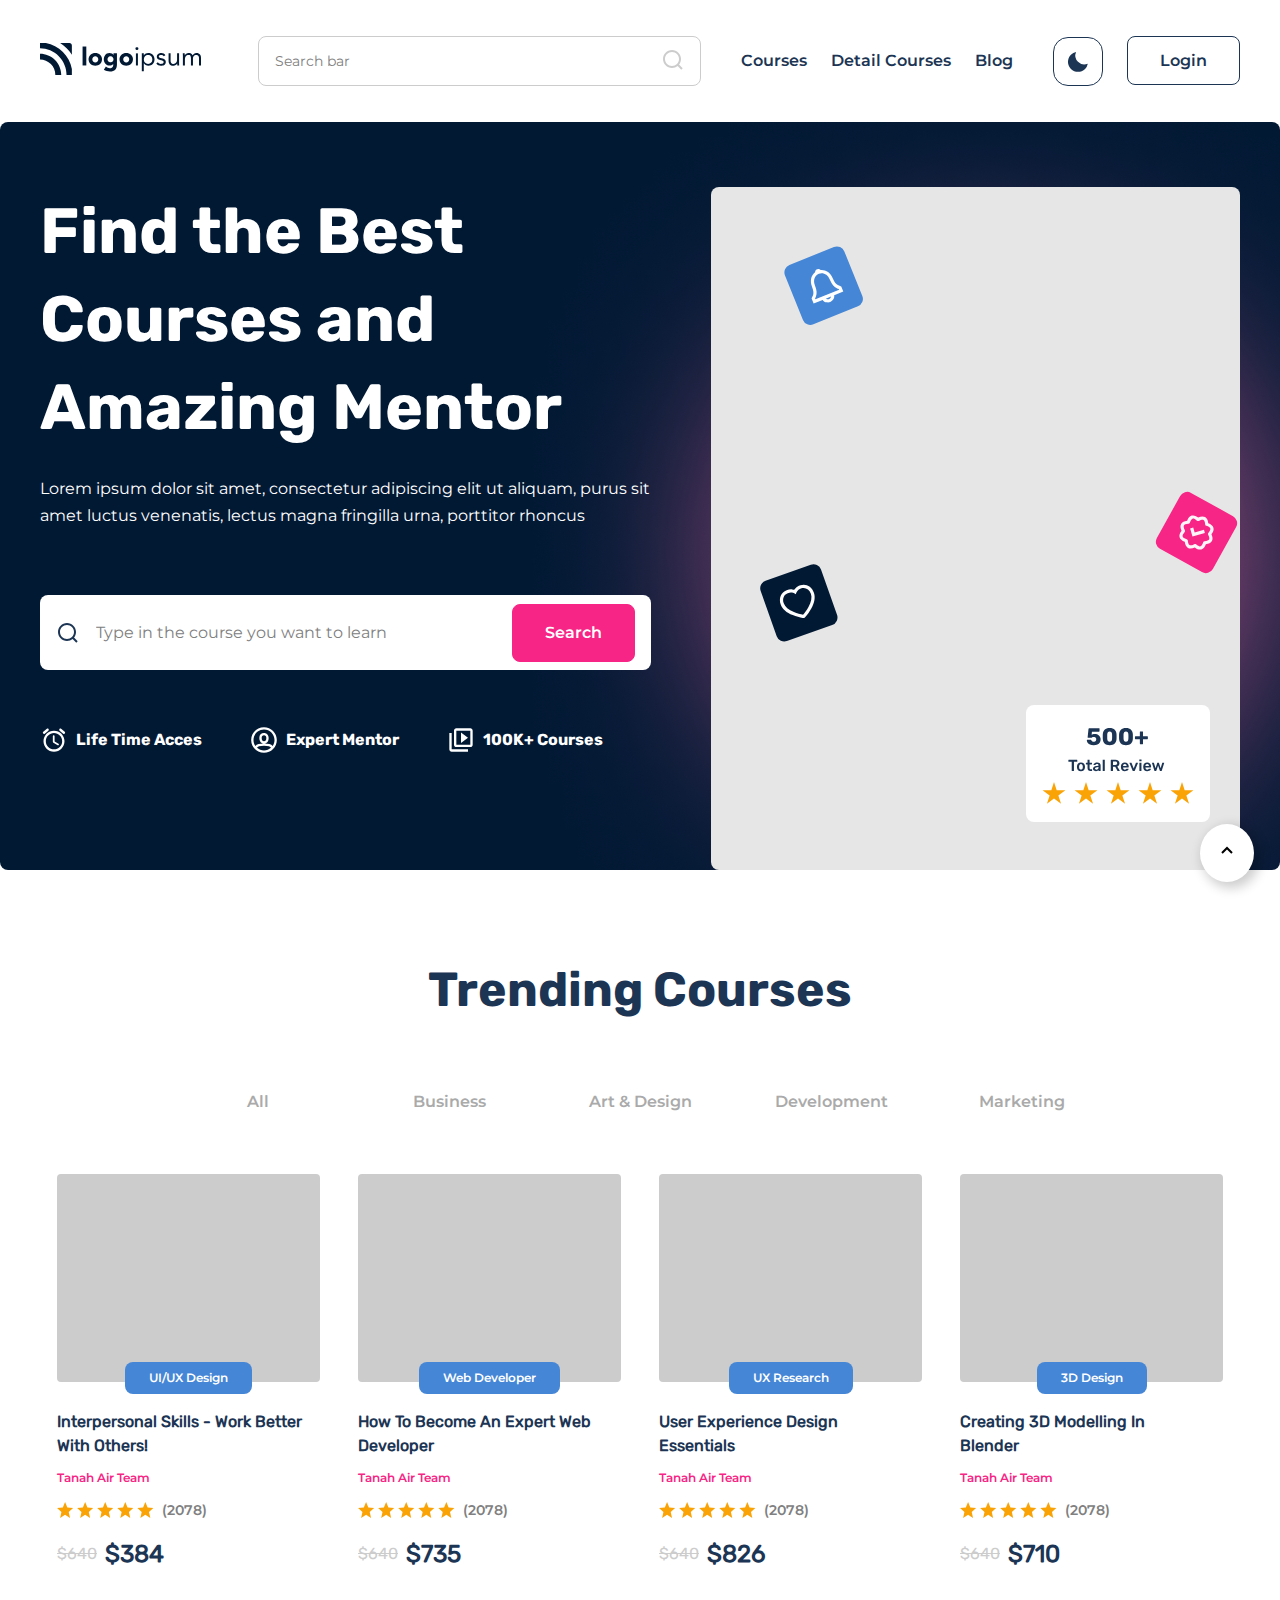
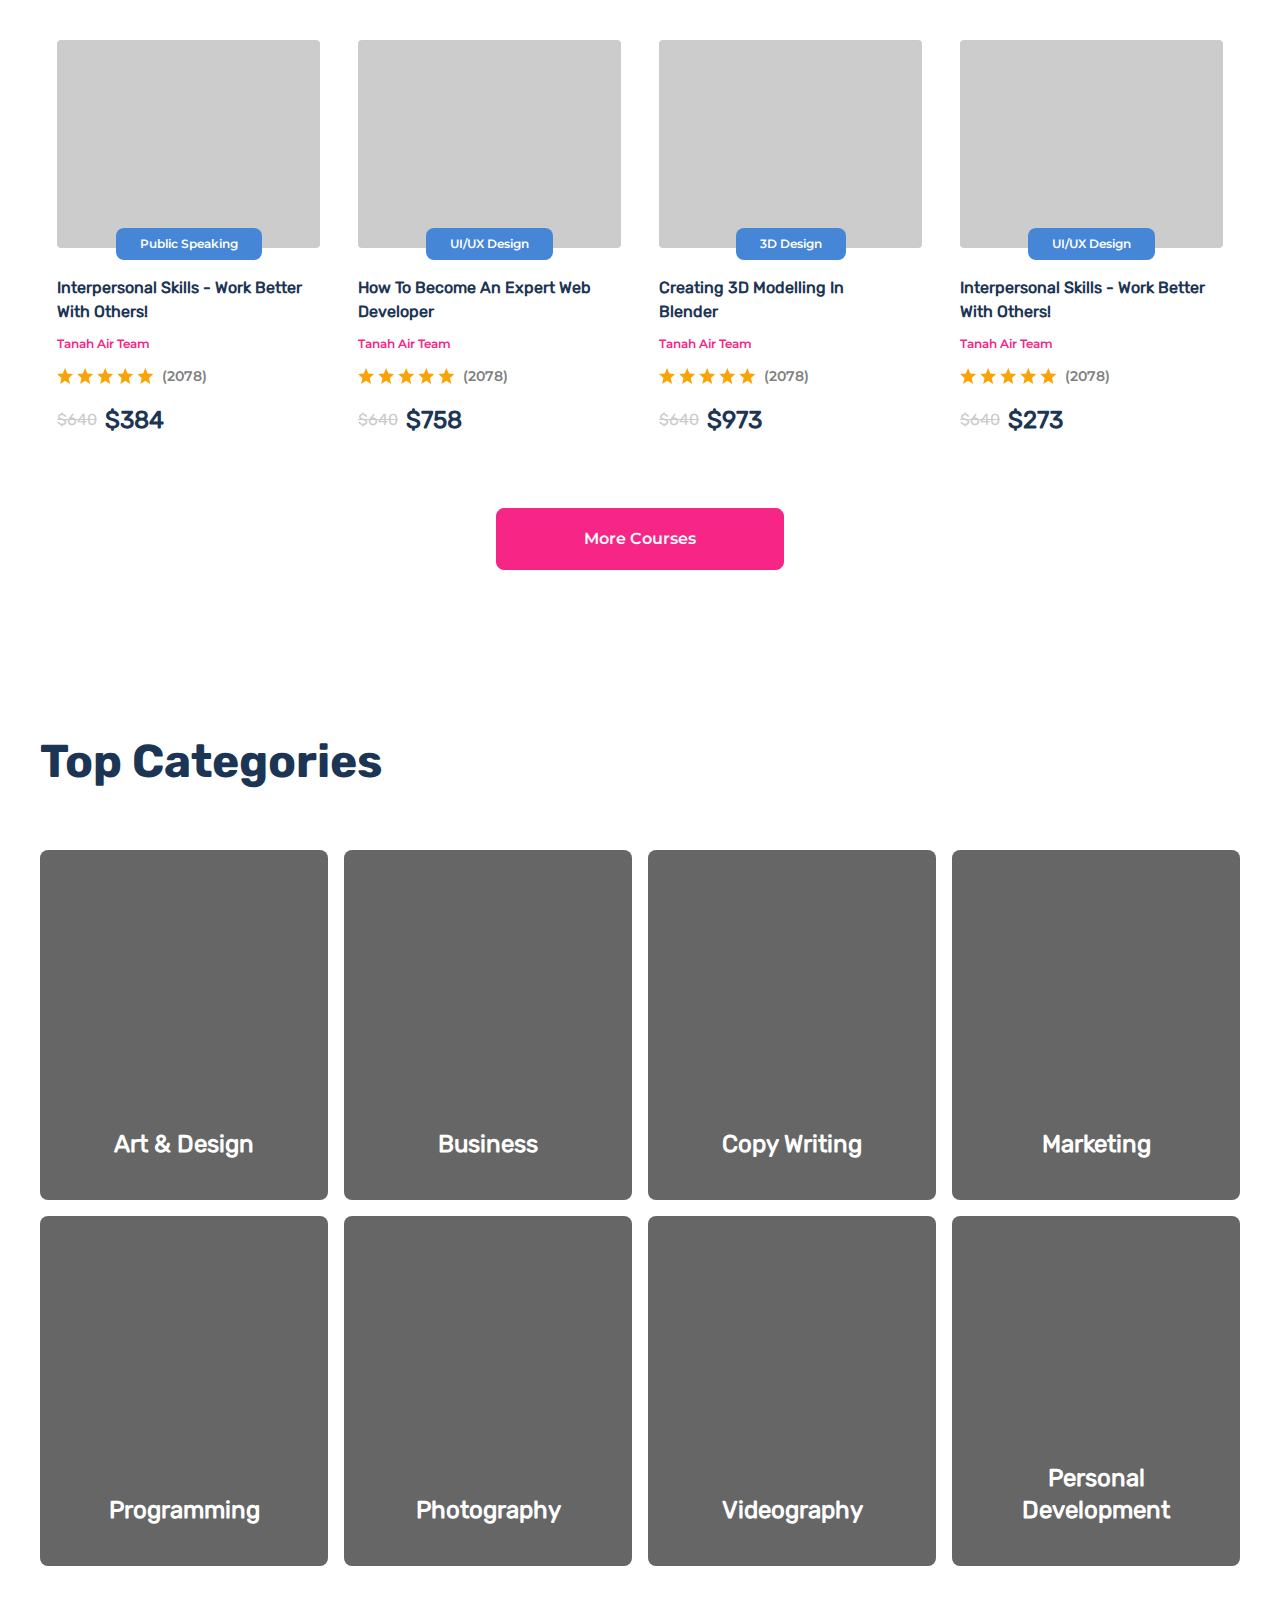
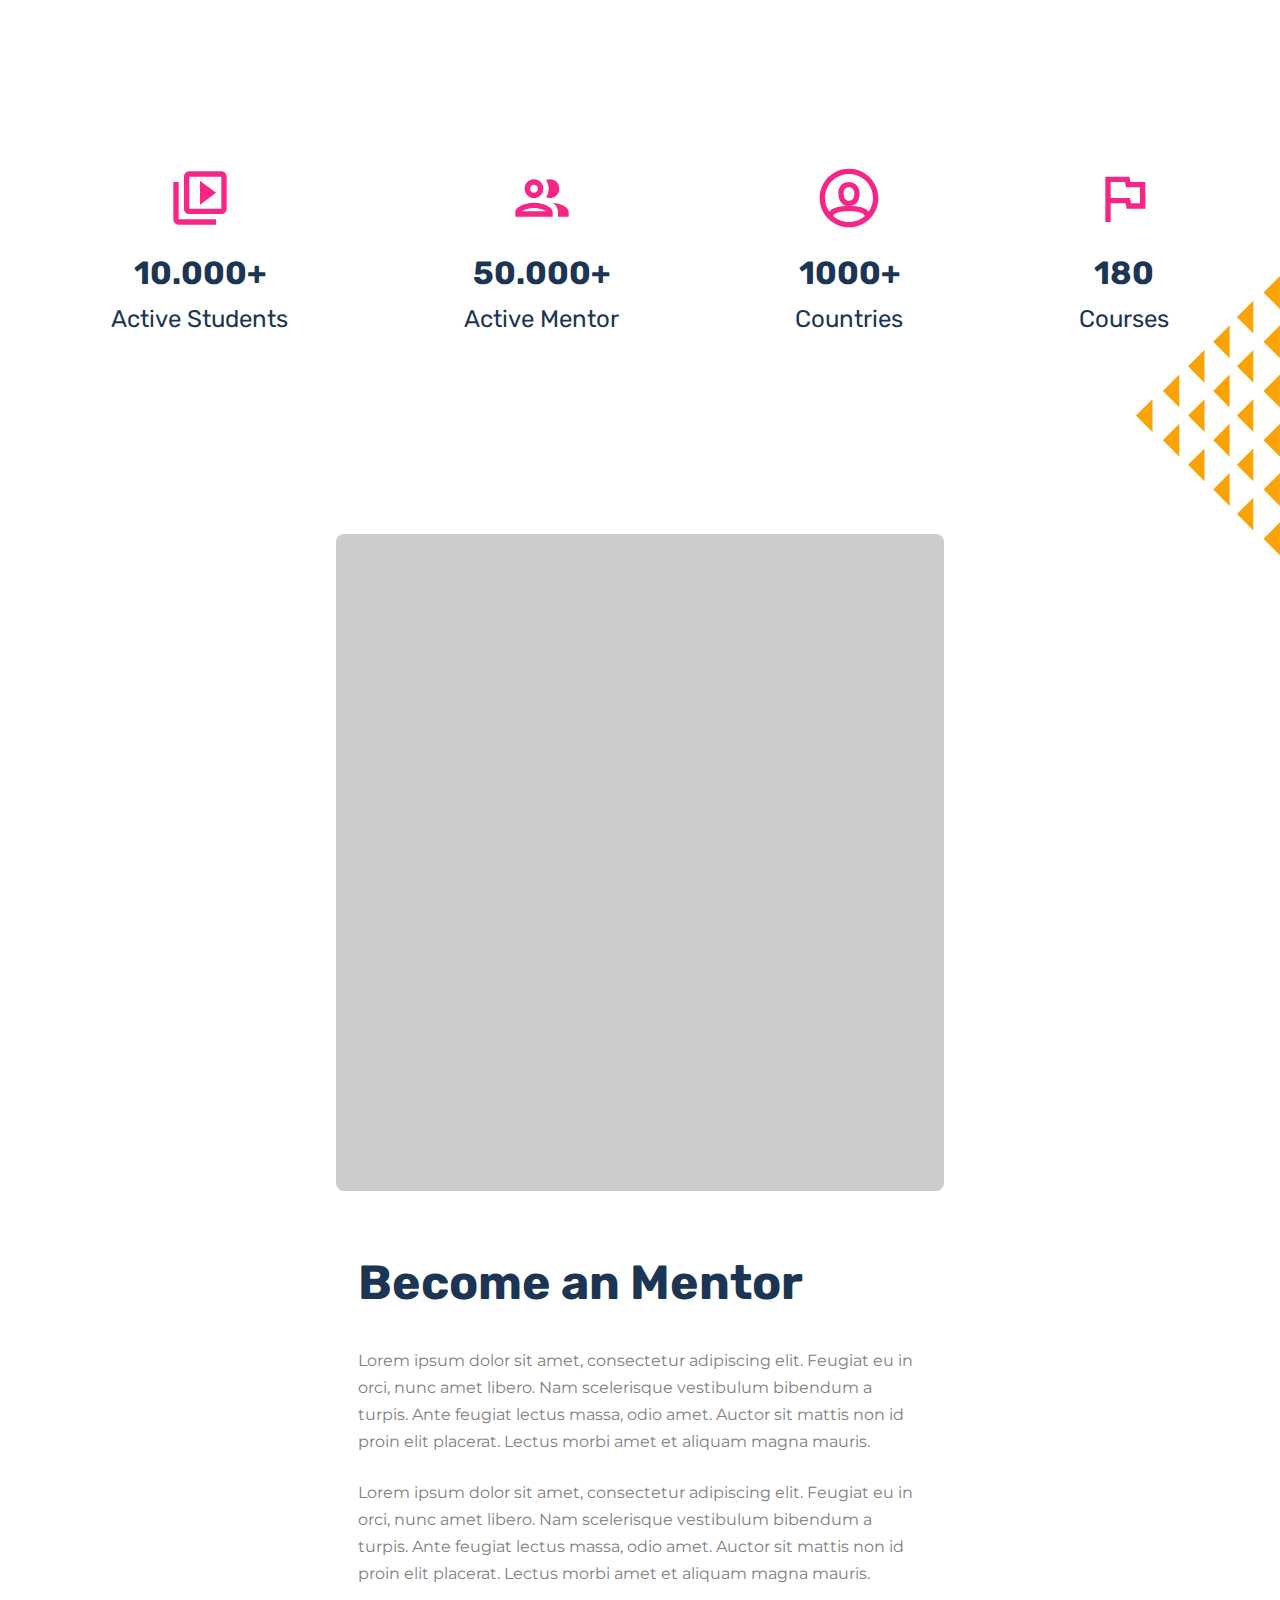
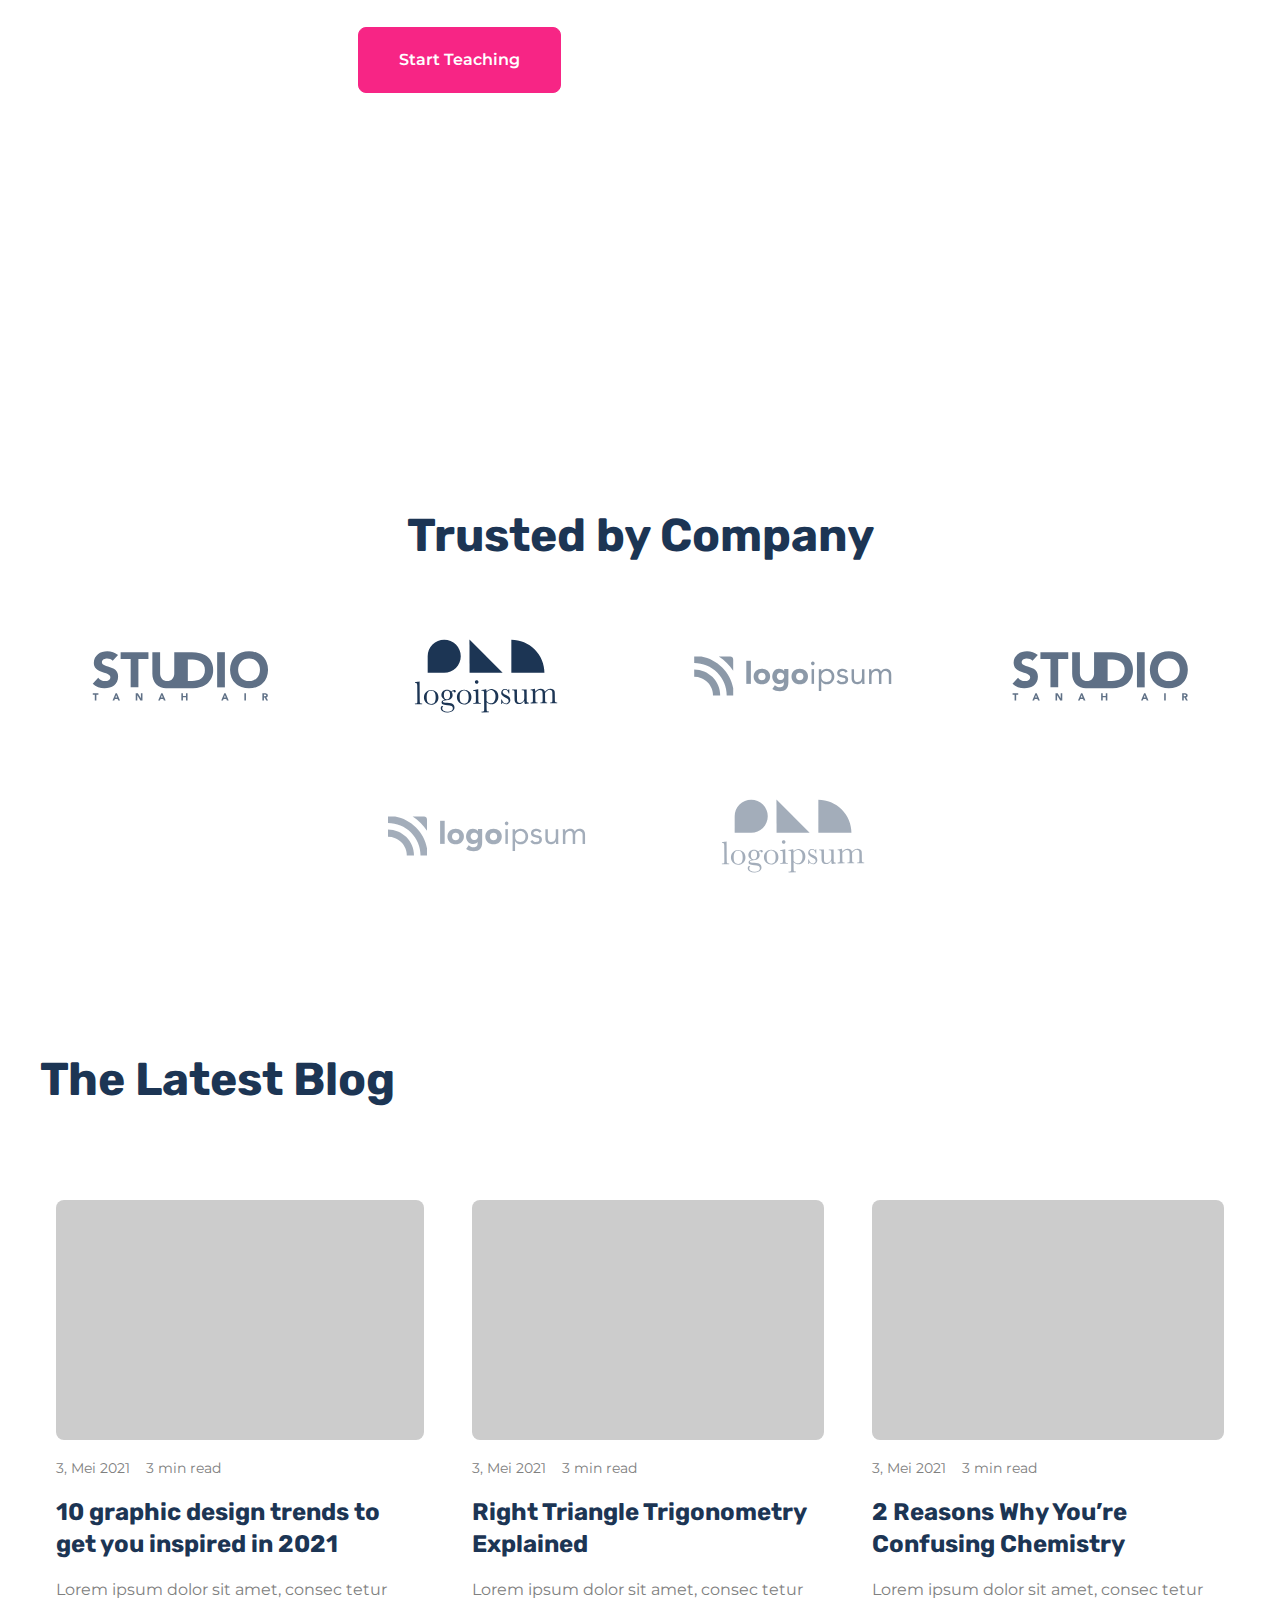
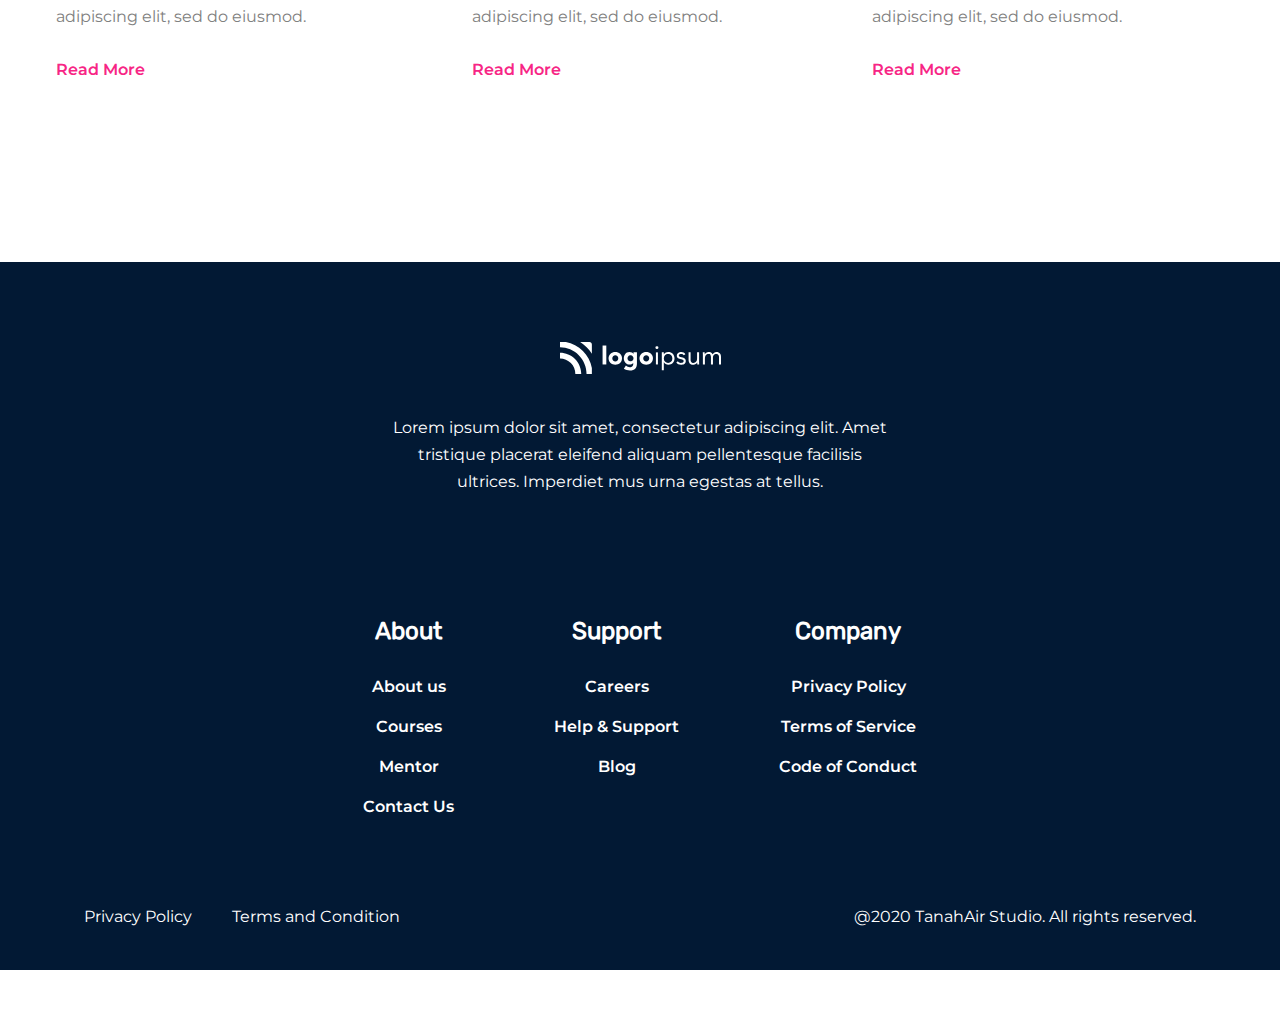
<file: index.html>
<!DOCTYPE html>
<html lang="en">
  <head>
    <meta charset="UTF-8" />
    <meta name="viewport" content="width=device-width, initial-scale=1.0" />
    <link rel="stylesheet" href="./scss/style.css" />
    <link rel="stylesheet" href="https://cdnjs.cloudflare.com/ajax/libs/OwlCarousel2/2.3.4/assets/owl.carousel.min.css" integrity="sha512-tS3S5qG0BlhnQROyJXvNjeEM4UpMXHrQfTGmbQ1gKmelCxlSEBUaxhRBj/EFTzpbP4RVSrpEikbmdJobCvhE3g==" crossorigin="anonymous" referrerpolicy="no-referrer" />
    <link rel="stylesheet" href="https://cdnjs.cloudflare.com/ajax/libs/OwlCarousel2/2.3.4/assets/owl.theme.default.min.css" integrity="sha512-sMXtMNL1zRzolHYKEujM2AqCLUR9F2C4/05cdbxjjLSRvMQIciEPCQZo++nk7go3BtSuK9kfa/s+a4f4i5pLkw==" crossorigin="anonymous" referrerpolicy="no-referrer" />
    <title>Education | Home</title>
  </head>
  <body class="home-page">
    <header id="navbar">
      <div class="container">
        <nav class="nav">
          <a href="#" class="logo">
            <svg width="161" height="32" viewBox="0 0 161 32" fill="none" xmlns="http://www.w3.org/2000/svg">
              <path d="M0 10.6653V16.5895C2.01585 16.5881 4.01219 16.9859 5.87479 17.7601C7.73739 18.5343 9.4297 19.6697 10.8549 21.1015C12.2797 22.5327 13.4097 24.2319 14.1802 26.1019C14.9507 27.9719 15.3466 29.9762 15.3453 32H21.2402C21.2349 26.344 18.9955 20.9212 15.0135 16.9215C11.0314 12.9217 5.632 10.6717 0 10.6653H0Z" fill=""/>
              <path d="M29.4803 0H20.1382C24.8642 3.00768 28.8687 7.02862 31.8643 11.7743V2.39241C31.8639 1.75775 31.6125 1.14924 31.1655 0.700619C30.7184 0.252003 30.1123 -1.57043e-07 29.4803 0Z" fill=""/>
              <path d="M5.86977 0H0V5.33388C7.04017 5.34123 13.7899 8.15302 18.7681 13.1523C23.7464 18.1515 26.5465 24.9298 26.554 31.9999H31.8645V26.1052C30.6638 19.6265 27.5376 13.6648 22.8976 9.00502C18.2575 4.34523 12.321 1.20578 5.86977 0Z" fill=""/>
              <path d="M46.3133 3.52246H42.5718V22.4613H46.3133V3.52246Z" fill=""/>
              <path d="M60.0706 11.7281C59.4477 11.1594 58.7186 10.7206 57.9256 10.4371C56.2221 9.83639 54.3656 9.83639 52.6621 10.4371C51.8688 10.7204 51.1394 11.1593 50.5163 11.7281C49.9053 12.2938 49.4171 12.9801 49.0824 13.7441C48.7365 14.5775 48.5583 15.4714 48.5583 16.3744C48.5583 17.2773 48.7365 18.1713 49.0824 19.0047C49.4158 19.7708 49.9041 20.459 50.5163 21.0257C51.1383 21.5949 51.8673 22.0336 52.6604 22.3158C54.3638 22.9176 56.2206 22.9176 57.924 22.3158C58.7174 22.0336 59.4466 21.5949 60.0689 21.0257C60.6809 20.4588 61.1691 19.7706 61.5028 19.0047C61.8488 18.1713 62.0269 17.2773 62.0269 16.3744C62.0269 15.4714 61.8488 14.5775 61.5028 13.7441C61.1684 12.9804 60.6809 12.2941 60.0706 11.7281ZM57.5013 18.6047C56.8954 19.1528 56.1089 19.4561 55.2935 19.4561C54.478 19.4561 53.6915 19.1528 53.0856 18.6047C52.5763 17.9734 52.2985 17.1856 52.2985 16.3731C52.2985 15.5606 52.5763 14.7728 53.0856 14.1415C53.6915 13.5934 54.478 13.2901 55.2935 13.2901C56.1089 13.2901 56.8954 13.5934 57.5013 14.1415C58.0106 14.7728 58.2884 15.5606 58.2884 16.3731C58.2884 17.1856 58.0106 17.9734 57.5013 18.6047Z" fill=""/>
              <path d="M73.5031 11.8903H73.4562C73.2831 11.6464 73.0822 11.4237 72.8575 11.2268C72.5852 10.9849 72.2838 10.7784 71.9602 10.612C71.1424 10.1906 70.2346 9.97586 69.3155 9.98635C68.51 9.97219 67.7135 10.1573 66.9961 10.5253C66.3276 10.8729 65.7374 11.3547 65.262 11.9409C64.7772 12.545 64.4053 13.2323 64.1643 13.9695C63.9081 14.729 63.7775 15.5255 63.7778 16.3274C63.7683 17.1881 63.912 18.0437 64.2021 18.8537C64.4649 19.5929 64.8746 20.2708 65.4062 20.8461C65.9359 21.4091 66.5787 21.8526 67.2921 22.1472C68.0677 22.4646 68.899 22.6221 69.7364 22.6103C70.3559 22.5996 70.9684 22.4766 71.5443 22.2474C72.1902 22.0013 72.7498 21.57 73.1535 21.0069H73.2038V22.1859C73.2178 22.5791 73.1533 22.9712 73.014 23.339C72.8748 23.7068 72.6636 24.0428 72.3929 24.3274C72.0495 24.6325 71.648 24.8645 71.2127 25.0092C70.7774 25.1539 70.3174 25.2085 69.8605 25.1695C69.1361 25.1776 68.4181 25.0324 67.7533 24.7434C67.0918 24.4465 66.4746 24.0588 65.9194 23.5914L63.8491 26.6945C64.6953 27.379 65.6845 27.8629 66.7429 28.1101C67.7902 28.3519 68.8614 28.4737 69.936 28.473C72.2973 28.473 74.0557 27.876 75.2112 26.6819C76.3668 25.4878 76.9448 23.7384 76.9453 21.4339V10.287H73.5073L73.5031 11.8903ZM73.2784 17.439C73.1308 17.7954 72.9145 18.1191 72.642 18.3914C72.3645 18.669 72.0392 18.8939 71.6818 19.055C71.3108 19.2204 70.9093 19.3059 70.5033 19.3059C70.0973 19.3059 69.6958 19.2204 69.3247 19.055C68.9721 18.8916 68.6511 18.667 68.3763 18.3914C68.1026 18.1168 67.8855 17.7907 67.7373 17.4318C67.5891 17.0729 67.5129 16.6881 67.5129 16.2996C67.5129 15.9111 67.5891 15.5263 67.7373 15.1674C67.8855 14.8085 68.1026 14.4824 68.3763 14.2078C68.6512 13.9322 68.9722 13.7073 69.3247 13.5434C69.6959 13.3785 70.0974 13.2933 70.5033 13.2933C70.9092 13.2933 71.3106 13.3785 71.6818 13.5434C72.0391 13.7051 72.3643 13.9302 72.642 14.2078C73.0536 14.6233 73.3336 15.1518 73.4469 15.7267C73.5601 16.3016 73.5015 16.8974 73.2784 17.439Z" fill=""/>
              <path d="M91.0015 11.7281C90.3786 11.1594 89.6496 10.7206 88.8565 10.4371C87.153 9.83639 85.2965 9.83639 83.593 10.4371C82.7997 10.7204 82.0703 11.1593 81.4472 11.7281C80.8362 12.2938 80.348 12.9801 80.0133 13.7441C79.6674 14.5775 79.4893 15.4714 79.4893 16.3744C79.4893 17.2773 79.6674 18.1713 80.0133 19.0047C80.3468 19.7708 80.835 20.459 81.4472 21.0257C82.0697 21.5951 82.7993 22.0338 83.593 22.3158C85.2964 22.9176 87.1532 22.9176 88.8565 22.3158C89.65 22.0336 90.3792 21.5949 91.0015 21.0257C91.6137 20.459 92.102 19.7708 92.4354 19.0047C92.7814 18.1713 92.9595 17.2773 92.9595 16.3744C92.9595 15.4714 92.7814 14.5775 92.4354 13.7441C92.1007 12.9801 91.6126 12.2938 91.0015 11.7281ZM88.4322 18.6047C87.8264 19.1528 87.0398 19.4561 86.2244 19.4561C85.4089 19.4561 84.6224 19.1528 84.0165 18.6047C83.5073 17.9734 83.2294 17.1856 83.2294 16.3731C83.2294 15.5606 83.5073 14.7728 84.0165 14.1415C84.6224 13.5934 85.4089 13.2901 86.2244 13.2901C87.0398 13.2901 87.8264 13.5934 88.4322 14.1415C88.9415 14.7728 89.2193 15.5606 89.2193 16.3731C89.2193 17.1856 88.9415 17.9734 88.4322 18.6047Z" fill=""/>
              <path d="M97.9226 10.3713H95.916V22.4614H97.9226V10.3713Z" fill=""/>
              <path d="M96.92 4.1719C96.7254 4.16818 96.5322 4.20529 96.3528 4.28083C96.1733 4.35638 96.0115 4.46871 95.8777 4.61063C95.6737 4.81721 95.5351 5.07981 95.4795 5.36535C95.4238 5.65088 95.4536 5.94657 95.565 6.21514C95.6764 6.48372 95.8645 6.71316 96.1056 6.87456C96.3466 7.03596 96.6299 7.12208 96.9196 7.12208C97.2093 7.12208 97.4926 7.03596 97.7336 6.87456C97.9747 6.71316 98.1628 6.48372 98.2742 6.21514C98.3856 5.94657 98.4154 5.65088 98.3597 5.36535C98.3041 5.07981 98.1655 4.81721 97.9615 4.61063C97.8279 4.46865 97.6663 4.35627 97.4869 4.28072C97.3076 4.20516 97.1145 4.16809 96.92 4.1719Z" fill=""/>
              <path d="M112.766 11.8738C112.202 11.295 111.523 10.8415 110.773 10.5424C109.95 10.2167 109.072 10.0545 108.188 10.0649C107.354 10.0553 106.531 10.2413 105.782 10.6081C105.044 10.9764 104.391 11.4953 103.865 12.1314H103.811V10.3715H101.807V28.352H103.811V20.3184H103.862C104.288 21.0552 104.909 21.6591 105.656 22.0632C106.523 22.5507 107.504 22.7961 108.498 22.7739C109.311 22.7791 110.117 22.6163 110.865 22.2956C111.587 21.9879 112.239 21.5351 112.781 20.9651C113.331 20.3825 113.764 19.6985 114.055 18.9508C114.672 17.3195 114.672 15.5176 114.055 13.8864C113.761 13.1369 113.323 12.453 112.766 11.8738ZM112.058 18.1895C111.871 18.7159 111.579 19.1982 111.199 19.6065C110.819 20.0149 110.359 20.3405 109.849 20.5634C108.72 21.0275 107.455 21.0275 106.327 20.5634C105.816 20.3405 105.356 20.0146 104.975 19.6058C104.595 19.197 104.302 18.7141 104.115 18.187C103.721 17.0412 103.721 15.7959 104.115 14.6502C104.302 14.1231 104.595 13.6401 104.975 13.2314C105.356 12.8226 105.816 12.4966 106.327 12.2738C107.455 11.8096 108.72 11.8096 109.849 12.2738C110.36 12.4966 110.82 12.8226 111.2 13.2314C111.581 13.6401 111.874 14.1231 112.061 14.6502C112.455 15.7959 112.455 17.0412 112.061 18.187L112.058 18.1895Z" fill=""/>
              <path d="M124.625 16.421C124.244 16.1347 123.82 15.9123 123.368 15.7625C122.871 15.5944 122.364 15.4604 121.85 15.3616C121.464 15.2954 121.082 15.2094 120.705 15.104C120.369 15.0123 120.042 14.8912 119.727 14.7419C119.475 14.627 119.248 14.4647 119.057 14.2635C118.894 14.0837 118.807 13.8479 118.813 13.605C118.809 13.343 118.885 13.086 119.031 12.869C119.176 12.6547 119.364 12.474 119.584 12.3393C119.819 12.1965 120.076 12.0919 120.344 12.0294C120.618 11.9613 120.9 11.9265 121.182 11.9259C121.72 11.9091 122.252 12.0482 122.713 12.3267C123.129 12.5898 123.477 12.9482 123.729 13.3726L125.401 12.2619C125.031 11.5277 124.429 10.9371 123.69 10.5819C122.945 10.2344 122.132 10.058 121.311 10.0657C120.754 10.0643 120.2 10.1426 119.665 10.2981C119.152 10.4449 118.665 10.6723 118.223 10.9718C117.8 11.2584 117.448 11.6383 117.194 12.0825C116.931 12.5555 116.798 13.0903 116.809 13.632C116.788 14.1622 116.907 14.6886 117.156 15.157C117.382 15.5488 117.698 15.8808 118.078 16.1254C118.497 16.3909 118.952 16.5953 119.428 16.7326C119.943 16.8875 120.483 17.0254 121.049 17.1461C121.375 17.2151 121.693 17.2926 122.001 17.3785C122.29 17.4564 122.567 17.5737 122.824 17.7271C123.051 17.8622 123.248 18.0425 123.403 18.2568C123.557 18.4942 123.634 18.7743 123.622 19.0576C123.631 19.3554 123.55 19.6489 123.39 19.8997C123.231 20.1375 123.02 20.3361 122.773 20.4808C122.506 20.6405 122.215 20.7543 121.911 20.8176C121.603 20.8857 121.288 20.9204 120.972 20.9212C120.347 20.9455 119.727 20.7932 119.184 20.4816C118.684 20.1623 118.245 19.7569 117.885 19.2842L116.292 20.5246C116.785 21.2938 117.485 21.9069 118.311 22.293C119.158 22.6304 120.063 22.7931 120.974 22.7713C121.567 22.7718 122.158 22.7026 122.734 22.565C123.283 22.4376 123.806 22.2147 124.278 21.9065C124.729 21.6057 125.103 21.2016 125.368 20.7275C125.656 20.1895 125.799 19.5849 125.781 18.9743C125.797 18.4493 125.692 17.9278 125.472 17.4509C125.273 17.0466 124.983 16.6942 124.625 16.421Z" fill=""/>
              <path d="M139.082 19.594V10.3713H137.075V16.2661C137.082 16.9016 137.008 17.5353 136.857 18.1524C136.728 18.6813 136.5 19.1808 136.186 19.6244C135.887 20.0367 135.488 20.3657 135.028 20.5801C134.498 20.8164 133.923 20.9315 133.343 20.917C132.951 20.9488 132.557 20.8856 132.195 20.7328C131.832 20.58 131.511 20.3419 131.259 20.0387C130.777 19.3344 130.541 18.4895 130.588 17.6362V10.3713H128.582V17.8374C128.576 18.5142 128.667 19.1883 128.852 19.8391C129.013 20.416 129.3 20.95 129.69 21.4029C130.082 21.8456 130.569 22.1915 131.116 22.4134C131.767 22.6686 132.462 22.7917 133.161 22.7755C133.631 22.7793 134.099 22.7138 134.551 22.581C134.958 22.4619 135.347 22.2883 135.708 22.0648C136.036 21.8618 136.334 21.6141 136.595 21.3288C136.829 21.0749 137.024 20.7874 137.174 20.4757H137.226C137.226 20.821 137.234 21.1578 137.252 21.4862C137.269 21.8147 137.277 22.142 137.277 22.4681H139.181C139.181 22.0712 139.164 21.6319 139.129 21.1502C139.094 20.6686 139.079 20.1498 139.082 19.594Z" fill=""/>
              <path d="M160.768 13.0198C160.634 12.4348 160.37 11.8878 159.996 11.4198C159.618 10.967 159.131 10.619 158.581 10.4093C157.889 10.1583 157.156 10.0401 156.42 10.0606C155.622 10.0256 154.831 10.2375 154.156 10.6678C153.531 11.1185 153.005 11.6949 152.613 12.3604C152.511 12.1532 152.377 11.9163 152.214 11.6497C152.032 11.3617 151.802 11.1081 151.533 10.9002C151.202 10.6479 150.834 10.449 150.442 10.3107C149.916 10.1331 149.363 10.0498 148.808 10.0648C148.338 10.0609 147.87 10.1265 147.419 10.2594C147.012 10.3785 146.623 10.5521 146.261 10.7756C145.933 10.9788 145.635 11.2265 145.374 11.5116C145.14 11.7654 144.945 12.0529 144.796 12.3646H144.744C144.744 12.0194 144.735 11.6842 144.719 11.3541C144.702 11.024 144.693 10.6998 144.693 10.3722H142.789C142.789 10.7691 142.806 11.2084 142.84 11.6901C142.874 12.1718 142.891 12.6885 142.891 13.2404V22.4623H144.9V16.5726C144.893 15.9368 144.967 15.3028 145.119 14.6855C145.247 14.1563 145.474 13.6567 145.789 13.2135C146.088 12.801 146.486 12.472 146.947 12.2577C147.477 12.0212 148.052 11.9062 148.632 11.9208C148.975 11.8914 149.321 11.9538 149.632 12.1017C149.944 12.2496 150.211 12.4777 150.406 12.7629C150.837 13.649 151.024 14.6347 150.947 15.6177V22.464H152.95V15.4863C152.944 14.9891 153.027 14.4948 153.194 14.0269C153.343 13.6122 153.571 13.2306 153.865 12.9036C154.143 12.5974 154.48 12.3513 154.856 12.1802C155.235 12.0075 155.648 11.9193 156.065 11.9217C156.56 11.9036 157.053 12.0007 157.505 12.2055C157.862 12.3783 158.17 12.6359 158.405 12.9558C158.631 13.2725 158.789 13.6329 158.869 14.0143C158.955 14.4133 158.998 14.8204 158.997 15.2286V22.4623H161V15.125C161.007 14.4165 160.929 13.7096 160.768 13.0198Z" fill=""/>
            </svg>
          </a>
          <div class="nav-list">
            <label class="search-container">
              <input id="search" type="text" placeholder="Search bar">
              <svg width="24" height="24" viewBox="0 0 24 24" fill="none" xmlns="http://www.w3.org/2000/svg">
                <path fill-rule="evenodd" clip-rule="evenodd" d="M21.707 20.293L18.025 16.611C19.258 15.071 20 13.122 20 11C20 6.038 15.962 2 11 2C6.038 2 2 6.038 2 11C2 15.962 6.038 20 11 20C13.122 20 15.071 19.258 16.611 18.025L20.293 21.707L21.707 20.293ZM4 11C4 7.14 7.14 4 11 4C14.86 4 18 7.14 18 11C18 14.86 14.86 18 11 18C7.14 18 4 14.86 4 11Z" fill=""/>
              </svg>
            </label>
            <ul>
              <li>
                <a href="./pages/courses.html">Courses</a>
              </li>
              <li>
                <a href="./pages/details.html">Detail Courses</a>
              </li>
              <li>
                <a href="./pages/blog.html">Blog</a>
              </li>
            </ul>
            <div class="header-btns">
              <button id="light-dark" class="dark-mode">
                <svg xmlns="http://www.w3.org/2000/svg" width="24" height="24" viewBox="0 0 24 24"><path d="M12 11.807A9.002 9.002 0 0 1 10.049 2a9.942 9.942 0 0 0-5.12 2.735c-3.905 3.905-3.905 10.237 0 14.142 3.906 3.906 10.237 3.905 14.143 0a9.946 9.946 0 0 0 2.735-5.119A9.003 9.003 0 0 1 12 11.807z"></path></svg>
              </button>
              <button>
                <a class="nav-lastLink" href="./pages/account.html">Login</a>
              </button>
            </div>
          </div>
          <button class="menu-btn">
            <svg xmlns="http://www.w3.org/2000/svg" width="24" height="24" viewBox="0 0 24 24" style="fill: #1C3554;"><path d="M4 6h16v2H4zm0 5h16v2H4zm0 5h16v2H4z"></path></svg>
          </button>
        </nav>  
      </div>
    </header>
    <main>
      <section class="hero-section">
        <div class="container">
          <div class="hero-section-content">
            <div class="hero-left">
              <h1>Find the Best Courses and Amazing Mentor</h1>
              <p>Lorem ipsum dolor sit amet, consectetur adipiscing elit ut aliquam, purus sit amet luctus venenatis, lectus magna fringilla urna, porttitor rhoncus </p>
              <label>
                <input type="text" placeholder="Type in the course you want to learn">
                <button>Search</button>
              </label>
              <div class="hero-left-benefits">
                <div>
                  <svg width="28" height="28" viewBox="0 0 28 28" fill="none" xmlns="http://www.w3.org/2000/svg">
                    <path fill-rule="evenodd" clip-rule="evenodd" d="M18.5148 17.7917L14.5831 15.4583V10.1733C14.5831 9.70667 14.2098 9.33333 13.7431 9.33333H13.6731C13.2065 9.33333 12.8331 9.70667 12.8331 10.1733V15.68C12.8331 16.0883 13.0431 16.4733 13.4048 16.6833L17.6631 19.2383C18.0598 19.4717 18.5731 19.355 18.8065 18.9583C19.0515 18.55 18.9231 18.025 18.5148 17.7917ZM24.7098 5.845L21.1165 2.85833C20.6265 2.45 19.8915 2.50833 19.4715 3.01C19.0631 3.5 19.1331 4.235 19.6231 4.655L23.2048 7.64167C23.6948 8.05 24.4298 7.99167 24.8498 7.49C25.2698 7 25.1998 6.265 24.7098 5.845ZM4.78314 7.64167L8.3648 4.655C8.86647 4.235 8.93647 3.5 8.51647 3.01C8.10814 2.50833 7.37314 2.45 6.88314 2.85833L3.2898 5.845C2.7998 6.265 2.7298 7 3.1498 7.49C3.55814 7.99167 4.29314 8.05 4.78314 7.64167ZM13.9998 4.66667C8.20147 4.66667 3.4998 9.36833 3.4998 15.1667C3.4998 20.965 8.20147 25.6667 13.9998 25.6667C19.7981 25.6667 24.4998 20.965 24.4998 15.1667C24.4998 9.36833 19.7981 4.66667 13.9998 4.66667ZM13.9998 23.3333C9.49647 23.3333 5.83314 19.67 5.83314 15.1667C5.83314 10.6633 9.49647 7 13.9998 7C18.5031 7 22.1665 10.6633 22.1665 15.1667C22.1665 19.67 18.5031 23.3333 13.9998 23.3333Z" fill="white"/>
                  </svg>
                  <h3>Life Time Acces</h3>
                </div>
                <div>
                  <svg width="28" height="28" viewBox="0 0 28 28" fill="none" xmlns="http://www.w3.org/2000/svg">
                    <path fill-rule="evenodd" clip-rule="evenodd" d="M14.0001 26.8334C6.91243 26.8334 1.16675 21.0877 1.16675 14.0001C1.16675 6.91243 6.91243 1.16675 14.0001 1.16675C21.0877 1.16675 26.8334 6.91243 26.8334 14.0001C26.8334 21.0877 21.0877 26.8334 14.0001 26.8334ZM22.6328 19.9788C23.8101 18.2821 24.5001 16.2217 24.5001 14.0001C24.5001 8.20109 19.7991 3.50008 14.0001 3.50008C8.20109 3.50008 3.50008 8.20109 3.50008 14.0001C3.50008 16.2217 4.19003 18.2821 5.36734 19.9788C6.68036 18.2445 9.76579 17.5001 14.0001 17.5001C18.2344 17.5001 21.3198 18.2445 22.6328 19.9788ZM20.9589 21.8631C20.6174 20.6353 18.1644 19.8334 14.0001 19.8334C9.8358 19.8334 7.38275 20.6353 7.04129 21.8631C8.89393 23.504 11.3307 24.5001 14.0001 24.5001C16.6695 24.5001 19.1062 23.504 20.9589 21.8631ZM14.0001 17.5001C11.3878 17.5001 9.33342 15.6654 9.33342 11.6667C9.33342 9.04847 11.1757 7.00008 14.0001 7.00008C16.8166 7.00008 18.6667 9.24192 18.6667 11.9001C18.6667 15.7263 16.5878 17.5001 14.0001 17.5001ZM11.6667 11.6667C11.6667 14.3142 12.6213 15.1667 14.0001 15.1667C15.3741 15.1667 16.3334 14.3482 16.3334 11.9001C16.3334 10.4422 15.4183 9.33342 14.0001 9.33342C12.5228 9.33342 11.6667 10.2852 11.6667 11.6667Z" fill="white"/>
                  </svg>
                  <h3>Expert Mentor</h3>
                </div>
                <div>
                  <svg width="28" height="28" viewBox="0 0 28 28" fill="none" xmlns="http://www.w3.org/2000/svg">
                    <path fill-rule="evenodd" clip-rule="evenodd" d="M4.66463 6.99992H2.3313V23.3333C2.3313 24.6166 3.3813 25.6666 4.66463 25.6666H20.998V23.3333H4.66463V6.99992ZM23.3313 2.33325H9.3313C8.04797 2.33325 6.99797 3.38325 6.99797 4.66659V18.6666C6.99797 19.9499 8.04797 20.9999 9.3313 20.9999H23.3313C24.6146 20.9999 25.6646 19.9499 25.6646 18.6666V4.66659C25.6646 3.38325 24.6146 2.33325 23.3313 2.33325ZM23.3313 18.6666H9.3313V4.66659H23.3313V18.6666ZM13.998 6.41659V16.9166L20.998 11.6666L13.998 6.41659Z" fill="white"/>
                  </svg>
                  <h3>100K+ Courses</h3>
                </div>
              </div>
            </div>
            <div class="hero-right">
              <img src="./images/home/hero-right-img.svg" alt="">
            </div>
          </div>
        </div>
      </section>
      <section class="courses-section">
        <div class="container">
          <div class="courses-section-content">
            <h2>Trending Courses</h2>
            <div class="courses-card-part">
              <div class="courses-card-headings">
                <button class="courses-card-heading">All</button>
                <button class="courses-card-heading">Business</button>
                <button class="courses-card-heading">Art & Design</button>
                <button class="courses-card-heading">Development</button>
                <button class="courses-card-heading">Marketing</button>
              </div>
              <div class="courses-card-group">
                <div class="courses-card">
                  <div class="courses-card-img"></div>
                  <div class="courses-card-img-bottom-container">
                    <p class="courses-card-img-bottom">UI/UX Design</p>
                  </div>
                  <h3>Interpersonal skills - work better with others!</h3>
                  <h4>Tanah Air Team</h4>
                  <div class="courses-card-rating">
                    <svg width="97" height="16" viewBox="0 0 97 16" fill="none" xmlns="http://www.w3.org/2000/svg">
                      <path fill-rule="evenodd" clip-rule="evenodd" d="M8.08141 12.8589L13.0422 16L11.7258 10.08L16.1086 6.09684L10.3371 5.58316L8.08141 0L5.82576 5.58316L0.0541992 6.09684L4.43706 10.08L3.12059 16L8.08141 12.8589Z" fill="#FAA307"/>
                      <path fill-rule="evenodd" clip-rule="evenodd" d="M28.1498 12.8589L33.1106 16L31.7941 10.08L36.177 6.09684L30.4054 5.58316L28.1498 0L25.8941 5.58316L20.1226 6.09684L24.5054 10.08L23.189 16L28.1498 12.8589Z" fill="#FAA307"/>
                      <path fill-rule="evenodd" clip-rule="evenodd" d="M48.2176 12.8589L53.1785 16L51.862 10.08L56.2449 6.09684L50.4733 5.58316L48.2176 0L45.962 5.58316L40.1904 6.09684L44.5733 10.08L43.2568 16L48.2176 12.8589Z" fill="#FAA307"/>
                      <path fill-rule="evenodd" clip-rule="evenodd" d="M68.2858 12.8589L73.2466 16L71.9301 10.08L76.313 6.09684L70.5414 5.58316L68.2858 0L66.0301 5.58316L60.2585 6.09684L64.6414 10.08L63.3249 16L68.2858 12.8589Z" fill="#FAA307"/>
                      <path fill-rule="evenodd" clip-rule="evenodd" d="M88.3536 12.8589L93.3144 16L91.998 10.08L96.3808 6.09684L90.6093 5.58316L88.3536 0L86.098 5.58316L80.3264 6.09684L84.7093 10.08L83.3928 16L88.3536 12.8589Z" fill="#FAA307"/>
                    </svg>
                    <p>(2078)</p>
                  </div>
                  <div class="courses-card-pricing">
                    <p>$640</p>
                    <h5>$384</h3>
                  </div>
                </div>
                <div class="courses-card">
                  <div class="courses-card-img"></div>
                  <div class="courses-card-img-bottom-container">
                    <p class="courses-card-img-bottom">Web Developer</p>
                  </div>
                  <h3>How to become an Expert Web Developer</h3>
                  <h4>Tanah Air Team</h4>
                  <div class="courses-card-rating">
                    <svg width="97" height="16" viewBox="0 0 97 16" fill="none" xmlns="http://www.w3.org/2000/svg">
                      <path fill-rule="evenodd" clip-rule="evenodd" d="M8.08141 12.8589L13.0422 16L11.7258 10.08L16.1086 6.09684L10.3371 5.58316L8.08141 0L5.82576 5.58316L0.0541992 6.09684L4.43706 10.08L3.12059 16L8.08141 12.8589Z" fill="#FAA307"/>
                      <path fill-rule="evenodd" clip-rule="evenodd" d="M28.1498 12.8589L33.1106 16L31.7941 10.08L36.177 6.09684L30.4054 5.58316L28.1498 0L25.8941 5.58316L20.1226 6.09684L24.5054 10.08L23.189 16L28.1498 12.8589Z" fill="#FAA307"/>
                      <path fill-rule="evenodd" clip-rule="evenodd" d="M48.2176 12.8589L53.1785 16L51.862 10.08L56.2449 6.09684L50.4733 5.58316L48.2176 0L45.962 5.58316L40.1904 6.09684L44.5733 10.08L43.2568 16L48.2176 12.8589Z" fill="#FAA307"/>
                      <path fill-rule="evenodd" clip-rule="evenodd" d="M68.2858 12.8589L73.2466 16L71.9301 10.08L76.313 6.09684L70.5414 5.58316L68.2858 0L66.0301 5.58316L60.2585 6.09684L64.6414 10.08L63.3249 16L68.2858 12.8589Z" fill="#FAA307"/>
                      <path fill-rule="evenodd" clip-rule="evenodd" d="M88.3536 12.8589L93.3144 16L91.998 10.08L96.3808 6.09684L90.6093 5.58316L88.3536 0L86.098 5.58316L80.3264 6.09684L84.7093 10.08L83.3928 16L88.3536 12.8589Z" fill="#FAA307"/>
                    </svg>
                    <p>(2078)</p>
                  </div>
                  <div class="courses-card-pricing">
                    <p>$640</p>
                    <h5>$735</h3>
                  </div>
                </div>
                <div class="courses-card">
                  <div class="courses-card-img"></div>
                  <div class="courses-card-img-bottom-container">
                    <p class="courses-card-img-bottom">UX Research</p>
                  </div>
                  <h3>User Experience Design <br> Essentials</h3>
                  <h4>Tanah Air Team</h4>
                  <div class="courses-card-rating">
                    <svg width="97" height="16" viewBox="0 0 97 16" fill="none" xmlns="http://www.w3.org/2000/svg">
                      <path fill-rule="evenodd" clip-rule="evenodd" d="M8.08141 12.8589L13.0422 16L11.7258 10.08L16.1086 6.09684L10.3371 5.58316L8.08141 0L5.82576 5.58316L0.0541992 6.09684L4.43706 10.08L3.12059 16L8.08141 12.8589Z" fill="#FAA307"/>
                      <path fill-rule="evenodd" clip-rule="evenodd" d="M28.1498 12.8589L33.1106 16L31.7941 10.08L36.177 6.09684L30.4054 5.58316L28.1498 0L25.8941 5.58316L20.1226 6.09684L24.5054 10.08L23.189 16L28.1498 12.8589Z" fill="#FAA307"/>
                      <path fill-rule="evenodd" clip-rule="evenodd" d="M48.2176 12.8589L53.1785 16L51.862 10.08L56.2449 6.09684L50.4733 5.58316L48.2176 0L45.962 5.58316L40.1904 6.09684L44.5733 10.08L43.2568 16L48.2176 12.8589Z" fill="#FAA307"/>
                      <path fill-rule="evenodd" clip-rule="evenodd" d="M68.2858 12.8589L73.2466 16L71.9301 10.08L76.313 6.09684L70.5414 5.58316L68.2858 0L66.0301 5.58316L60.2585 6.09684L64.6414 10.08L63.3249 16L68.2858 12.8589Z" fill="#FAA307"/>
                      <path fill-rule="evenodd" clip-rule="evenodd" d="M88.3536 12.8589L93.3144 16L91.998 10.08L96.3808 6.09684L90.6093 5.58316L88.3536 0L86.098 5.58316L80.3264 6.09684L84.7093 10.08L83.3928 16L88.3536 12.8589Z" fill="#FAA307"/>
                    </svg>
                    <p>(2078)</p>
                  </div>
                  <div class="courses-card-pricing">
                    <p>$640</p>
                    <h5>$826</h3>
                  </div>
                </div>
                <div class="courses-card">
                  <div class="courses-card-img"></div>
                  <div class="courses-card-img-bottom-container">
                    <p class="courses-card-img-bottom">3D Design</p>
                  </div>
                  <h3>Creating 3D Modelling in <br> Blender </h3>
                  <h4>Tanah Air Team</h4>
                  <div class="courses-card-rating">
                    <svg width="97" height="16" viewBox="0 0 97 16" fill="none" xmlns="http://www.w3.org/2000/svg">
                      <path fill-rule="evenodd" clip-rule="evenodd" d="M8.08141 12.8589L13.0422 16L11.7258 10.08L16.1086 6.09684L10.3371 5.58316L8.08141 0L5.82576 5.58316L0.0541992 6.09684L4.43706 10.08L3.12059 16L8.08141 12.8589Z" fill="#FAA307"/>
                      <path fill-rule="evenodd" clip-rule="evenodd" d="M28.1498 12.8589L33.1106 16L31.7941 10.08L36.177 6.09684L30.4054 5.58316L28.1498 0L25.8941 5.58316L20.1226 6.09684L24.5054 10.08L23.189 16L28.1498 12.8589Z" fill="#FAA307"/>
                      <path fill-rule="evenodd" clip-rule="evenodd" d="M48.2176 12.8589L53.1785 16L51.862 10.08L56.2449 6.09684L50.4733 5.58316L48.2176 0L45.962 5.58316L40.1904 6.09684L44.5733 10.08L43.2568 16L48.2176 12.8589Z" fill="#FAA307"/>
                      <path fill-rule="evenodd" clip-rule="evenodd" d="M68.2858 12.8589L73.2466 16L71.9301 10.08L76.313 6.09684L70.5414 5.58316L68.2858 0L66.0301 5.58316L60.2585 6.09684L64.6414 10.08L63.3249 16L68.2858 12.8589Z" fill="#FAA307"/>
                      <path fill-rule="evenodd" clip-rule="evenodd" d="M88.3536 12.8589L93.3144 16L91.998 10.08L96.3808 6.09684L90.6093 5.58316L88.3536 0L86.098 5.58316L80.3264 6.09684L84.7093 10.08L83.3928 16L88.3536 12.8589Z" fill="#FAA307"/>
                    </svg>
                    <p>(2078)</p>
                  </div>
                  <div class="courses-card-pricing">
                    <p>$640</p>
                    <h5>$710</h3>
                  </div>
                </div>
                <div class="courses-card">
                  <div class="courses-card-img"></div>
                  <div class="courses-card-img-bottom-container">
                    <p class="courses-card-img-bottom">Public Speaking</p>
                  </div>
                  <h3>Interpersonal skills - work better with others!</h3>
                  <h4>Tanah Air Team</h4>
                  <div class="courses-card-rating">
                    <svg width="97" height="16" viewBox="0 0 97 16" fill="none" xmlns="http://www.w3.org/2000/svg">
                      <path fill-rule="evenodd" clip-rule="evenodd" d="M8.08141 12.8589L13.0422 16L11.7258 10.08L16.1086 6.09684L10.3371 5.58316L8.08141 0L5.82576 5.58316L0.0541992 6.09684L4.43706 10.08L3.12059 16L8.08141 12.8589Z" fill="#FAA307"/>
                      <path fill-rule="evenodd" clip-rule="evenodd" d="M28.1498 12.8589L33.1106 16L31.7941 10.08L36.177 6.09684L30.4054 5.58316L28.1498 0L25.8941 5.58316L20.1226 6.09684L24.5054 10.08L23.189 16L28.1498 12.8589Z" fill="#FAA307"/>
                      <path fill-rule="evenodd" clip-rule="evenodd" d="M48.2176 12.8589L53.1785 16L51.862 10.08L56.2449 6.09684L50.4733 5.58316L48.2176 0L45.962 5.58316L40.1904 6.09684L44.5733 10.08L43.2568 16L48.2176 12.8589Z" fill="#FAA307"/>
                      <path fill-rule="evenodd" clip-rule="evenodd" d="M68.2858 12.8589L73.2466 16L71.9301 10.08L76.313 6.09684L70.5414 5.58316L68.2858 0L66.0301 5.58316L60.2585 6.09684L64.6414 10.08L63.3249 16L68.2858 12.8589Z" fill="#FAA307"/>
                      <path fill-rule="evenodd" clip-rule="evenodd" d="M88.3536 12.8589L93.3144 16L91.998 10.08L96.3808 6.09684L90.6093 5.58316L88.3536 0L86.098 5.58316L80.3264 6.09684L84.7093 10.08L83.3928 16L88.3536 12.8589Z" fill="#FAA307"/>
                    </svg>
                    <p>(2078)</p>
                  </div>
                  <div class="courses-card-pricing">
                    <p>$640</p>
                    <h5>$384</h3>
                  </div>
                </div>
                <div class="courses-card">
                  <div class="courses-card-img"></div>
                  <div class="courses-card-img-bottom-container">
                    <p class="courses-card-img-bottom">UI/UX Design</p>
                  </div>
                  <h3>How to become an Expert Web Developer</h3>
                  <h4>Tanah Air Team</h4>
                  <div class="courses-card-rating">
                    <svg width="97" height="16" viewBox="0 0 97 16" fill="none" xmlns="http://www.w3.org/2000/svg">
                      <path fill-rule="evenodd" clip-rule="evenodd" d="M8.08141 12.8589L13.0422 16L11.7258 10.08L16.1086 6.09684L10.3371 5.58316L8.08141 0L5.82576 5.58316L0.0541992 6.09684L4.43706 10.08L3.12059 16L8.08141 12.8589Z" fill="#FAA307"/>
                      <path fill-rule="evenodd" clip-rule="evenodd" d="M28.1498 12.8589L33.1106 16L31.7941 10.08L36.177 6.09684L30.4054 5.58316L28.1498 0L25.8941 5.58316L20.1226 6.09684L24.5054 10.08L23.189 16L28.1498 12.8589Z" fill="#FAA307"/>
                      <path fill-rule="evenodd" clip-rule="evenodd" d="M48.2176 12.8589L53.1785 16L51.862 10.08L56.2449 6.09684L50.4733 5.58316L48.2176 0L45.962 5.58316L40.1904 6.09684L44.5733 10.08L43.2568 16L48.2176 12.8589Z" fill="#FAA307"/>
                      <path fill-rule="evenodd" clip-rule="evenodd" d="M68.2858 12.8589L73.2466 16L71.9301 10.08L76.313 6.09684L70.5414 5.58316L68.2858 0L66.0301 5.58316L60.2585 6.09684L64.6414 10.08L63.3249 16L68.2858 12.8589Z" fill="#FAA307"/>
                      <path fill-rule="evenodd" clip-rule="evenodd" d="M88.3536 12.8589L93.3144 16L91.998 10.08L96.3808 6.09684L90.6093 5.58316L88.3536 0L86.098 5.58316L80.3264 6.09684L84.7093 10.08L83.3928 16L88.3536 12.8589Z" fill="#FAA307"/>
                    </svg>
                    <p>(2078)</p>
                  </div>
                  <div class="courses-card-pricing">
                    <p>$640</p>
                    <h5>$758</h3>
                  </div>
                </div>
                <div class="courses-card">
                  <div class="courses-card-img"></div>
                  <div class="courses-card-img-bottom-container">
                    <p class="courses-card-img-bottom">3D Design</p>
                  </div>
                  <h3>Creating 3D Modelling in <br> Blender </h3>
                  <h4>Tanah Air Team</h4>
                  <div class="courses-card-rating">
                    <svg width="97" height="16" viewBox="0 0 97 16" fill="none" xmlns="http://www.w3.org/2000/svg">
                      <path fill-rule="evenodd" clip-rule="evenodd" d="M8.08141 12.8589L13.0422 16L11.7258 10.08L16.1086 6.09684L10.3371 5.58316L8.08141 0L5.82576 5.58316L0.0541992 6.09684L4.43706 10.08L3.12059 16L8.08141 12.8589Z" fill="#FAA307"/>
                      <path fill-rule="evenodd" clip-rule="evenodd" d="M28.1498 12.8589L33.1106 16L31.7941 10.08L36.177 6.09684L30.4054 5.58316L28.1498 0L25.8941 5.58316L20.1226 6.09684L24.5054 10.08L23.189 16L28.1498 12.8589Z" fill="#FAA307"/>
                      <path fill-rule="evenodd" clip-rule="evenodd" d="M48.2176 12.8589L53.1785 16L51.862 10.08L56.2449 6.09684L50.4733 5.58316L48.2176 0L45.962 5.58316L40.1904 6.09684L44.5733 10.08L43.2568 16L48.2176 12.8589Z" fill="#FAA307"/>
                      <path fill-rule="evenodd" clip-rule="evenodd" d="M68.2858 12.8589L73.2466 16L71.9301 10.08L76.313 6.09684L70.5414 5.58316L68.2858 0L66.0301 5.58316L60.2585 6.09684L64.6414 10.08L63.3249 16L68.2858 12.8589Z" fill="#FAA307"/>
                      <path fill-rule="evenodd" clip-rule="evenodd" d="M88.3536 12.8589L93.3144 16L91.998 10.08L96.3808 6.09684L90.6093 5.58316L88.3536 0L86.098 5.58316L80.3264 6.09684L84.7093 10.08L83.3928 16L88.3536 12.8589Z" fill="#FAA307"/>
                    </svg>
                    <p>(2078)</p>
                  </div>
                  <div class="courses-card-pricing">
                    <p>$640</p>
                    <h5>$973</h3>
                  </div>
                </div>
                <div class="courses-card">
                  <div class="courses-card-img"></div>
                  <div class="courses-card-img-bottom-container">
                    <p class="courses-card-img-bottom">UI/UX Design</p>
                  </div>
                  <h3>Interpersonal skills - work better with others!</h3>
                  <h4>Tanah Air Team</h4>
                  <div class="courses-card-rating">
                    <svg width="97" height="16" viewBox="0 0 97 16" fill="none" xmlns="http://www.w3.org/2000/svg">
                      <path fill-rule="evenodd" clip-rule="evenodd" d="M8.08141 12.8589L13.0422 16L11.7258 10.08L16.1086 6.09684L10.3371 5.58316L8.08141 0L5.82576 5.58316L0.0541992 6.09684L4.43706 10.08L3.12059 16L8.08141 12.8589Z" fill="#FAA307"/>
                      <path fill-rule="evenodd" clip-rule="evenodd" d="M28.1498 12.8589L33.1106 16L31.7941 10.08L36.177 6.09684L30.4054 5.58316L28.1498 0L25.8941 5.58316L20.1226 6.09684L24.5054 10.08L23.189 16L28.1498 12.8589Z" fill="#FAA307"/>
                      <path fill-rule="evenodd" clip-rule="evenodd" d="M48.2176 12.8589L53.1785 16L51.862 10.08L56.2449 6.09684L50.4733 5.58316L48.2176 0L45.962 5.58316L40.1904 6.09684L44.5733 10.08L43.2568 16L48.2176 12.8589Z" fill="#FAA307"/>
                      <path fill-rule="evenodd" clip-rule="evenodd" d="M68.2858 12.8589L73.2466 16L71.9301 10.08L76.313 6.09684L70.5414 5.58316L68.2858 0L66.0301 5.58316L60.2585 6.09684L64.6414 10.08L63.3249 16L68.2858 12.8589Z" fill="#FAA307"/>
                      <path fill-rule="evenodd" clip-rule="evenodd" d="M88.3536 12.8589L93.3144 16L91.998 10.08L96.3808 6.09684L90.6093 5.58316L88.3536 0L86.098 5.58316L80.3264 6.09684L84.7093 10.08L83.3928 16L88.3536 12.8589Z" fill="#FAA307"/>
                    </svg>
                    <p>(2078)</p>
                  </div>
                  <div class="courses-card-pricing">
                    <p>$640</p>
                    <h5>$273</h3>
                  </div>
                </div>
              </div>
              <a href="./pages/courses.html">
                <button class="courses-moreBtn">More Courses</button>
              </a>
            </div>
          </div>
        </div>
      </section>
      <section class="categories-section">
        <div class="container">
          <div class="categories-section-content">
            <h2>Top Categories</h2>
            <div class="categories-cards">
              <div>
                <h3>Art & Design</h3>
              </div>
              <div>
                <h3>Business</h3>
              </div>
              <div>
                <h3>Copy Writing</h3>
              </div>
              <div>
                <h3>Marketing</h3>
              </div>
              <div>
                <h3>Programming</h3>
              </div>
              <div>
                <h3>Photography</h3>
              </div>
              <div>
                <h3>Videography</h3>
              </div>
              <div>
                <h3>Personal <br> Development</h3>
              </div>
            </div>
          </div>
        </div>
      </section>
      <section class="about-section">
        <div class="container">
          <div class="about-section-content">
            <div class="about-card">
              <svg width="64" height="64" viewBox="0 0 64 64" fill="none" xmlns="http://www.w3.org/2000/svg">
                <path fill-rule="evenodd" clip-rule="evenodd" d="M10.6666 16H5.33325V53.3333C5.33325 56.2667 7.73325 58.6667 10.6666 58.6667H47.9999V53.3333H10.6666V16ZM53.3333 5.33333H21.3333C18.3999 5.33333 15.9999 7.73333 15.9999 10.6667V42.6667C15.9999 45.6 18.3999 48 21.3333 48H53.3333C56.2666 48 58.6666 45.6 58.6666 42.6667V10.6667C58.6666 7.73333 56.2666 5.33333 53.3333 5.33333ZM53.3333 42.6667H21.3333V10.6667H53.3333V42.6667ZM31.9999 14.6667V38.6667L47.9999 26.6667L31.9999 14.6667Z" fill="#F72585"/>
              </svg>
              <h3>10.000+</h3>
              <p>Active Students</p>
            </div>
            <div class="about-card">
              <svg width="64" height="64" viewBox="0 0 64 64" fill="none" xmlns="http://www.w3.org/2000/svg">
                <path fill-rule="evenodd" clip-rule="evenodd" d="M23.9999 36.6667C17.7599 36.6667 5.33325 39.7867 5.33325 46V50.6667H42.6666V46C42.6666 39.7867 30.2399 36.6667 23.9999 36.6667ZM11.5733 45.3333C13.8133 43.7867 19.2266 42 23.9999 42C28.7733 42 34.1866 43.7867 36.4266 45.3333H11.5733ZM23.9999 32C29.1466 32 33.3333 27.8133 33.3333 22.6667C33.3333 17.52 29.1466 13.3333 23.9999 13.3333C18.8533 13.3333 14.6666 17.52 14.6666 22.6667C14.6666 27.8133 18.8533 32 23.9999 32ZM23.9999 18.6667C26.2133 18.6667 27.9999 20.4533 27.9999 22.6667C27.9999 24.88 26.2133 26.6667 23.9999 26.6667C21.7866 26.6667 19.9999 24.88 19.9999 22.6667C19.9999 20.4533 21.7866 18.6667 23.9999 18.6667ZM42.7733 36.8267C45.8666 39.0667 47.9999 42.0533 47.9999 46V50.6667H58.6666V46C58.6666 40.6133 49.3333 37.5467 42.7733 36.8267ZM39.9999 32C45.1466 32 49.3333 27.8133 49.3333 22.6667C49.3333 17.52 45.1466 13.3333 39.9999 13.3333C38.5599 13.3333 37.2266 13.68 35.9999 14.2667C37.6799 16.64 38.6666 19.5467 38.6666 22.6667C38.6666 25.7867 37.6799 28.6933 35.9999 31.0667C37.2266 31.6533 38.5599 32 39.9999 32Z" fill="#F72585"/>
              </svg>
              <h3>50.000+</h3>
              <p>Active Mentor</p>
            </div>
            <div class="about-card">
              <svg width="64" height="64" viewBox="0 0 64 64" fill="none" xmlns="http://www.w3.org/2000/svg">
                <path fill-rule="evenodd" clip-rule="evenodd" d="M32.0001 61.3333C15.7997 61.3333 2.66675 48.2004 2.66675 32C2.66675 15.7997 15.7997 2.66667 32.0001 2.66667C48.2004 2.66667 61.3334 15.7997 61.3334 32C61.3334 48.2004 48.2004 61.3333 32.0001 61.3333ZM51.7321 45.6657C54.4231 41.7875 56.0001 37.0779 56.0001 32C56.0001 18.7452 45.2549 8 32.0001 8C18.7452 8 8.00008 18.7452 8.00008 32C8.00008 37.0779 9.5771 41.7875 12.2681 45.6657C15.2693 41.7015 22.3217 40 32.0001 40C41.6785 40 48.7309 41.7015 51.7321 45.6657ZM47.9059 49.9727C47.1254 47.1663 41.5184 45.3333 32.0001 45.3333C22.4817 45.3333 16.8748 47.1663 16.0943 49.9727C20.3289 53.7231 25.8986 56 32.0001 56C38.1016 56 43.6713 53.7231 47.9059 49.9727ZM32.0001 40C26.0291 40 21.3334 35.8063 21.3334 26.6667C21.3334 20.682 25.5443 16 32.0001 16C38.4379 16 42.6667 21.1242 42.6667 27.2C42.6667 35.9456 37.915 40 32.0001 40ZM26.6667 26.6667C26.6667 32.718 28.8486 34.6667 32.0001 34.6667C35.1406 34.6667 37.3334 32.7957 37.3334 27.2C37.3334 23.8678 35.2418 21.3333 32.0001 21.3333C28.6234 21.3333 26.6667 23.5089 26.6667 26.6667Z" fill="#F72585"/>
              </svg>
              <h3>1000+</h3>
              <p>Countries</p>
            </div>
            <div class="about-card">
              <svg width="64" height="64" viewBox="0 0 64 64" fill="none" xmlns="http://www.w3.org/2000/svg">
                <path fill-rule="evenodd" clip-rule="evenodd" d="M32.9599 16L34.0266 21.3333H47.9999V37.3333H39.0399L37.9733 32H18.6666V16H32.9599ZM37.3333 10.6667H13.3333V56H18.6666V37.3333H33.5999L34.6666 42.6667H53.3333V16H38.3999L37.3333 10.6667Z" fill="#F72585"/>
              </svg>
              <h3>180</h3>
              <p>Courses</p>
            </div>
            <img src="./images/home/body-bg.svg" alt="Background">
          </div>
        </div>
      </section>
      <section class="mentor-section">
        <div class="container">
          <div class="mentor-section-content">
            <div class="mentor-left">
              <img src="./images/home/mentor-bg.svg" alt="Image">
            </div>
            <div class="mentor-right">
              <h2>Become an Mentor</h2>
              <p>Lorem ipsum dolor sit amet, consectetur adipiscing elit. Feugiat eu in orci, nunc amet libero. Nam scelerisque vestibulum bibendum a turpis. Ante feugiat lectus massa, odio amet. Auctor sit mattis non id proin elit placerat. Lectus morbi amet et aliquam magna mauris.</p>
              <p>Lorem ipsum dolor sit amet, consectetur adipiscing elit. Feugiat eu in orci, nunc amet libero. Nam scelerisque vestibulum bibendum a turpis. Ante feugiat lectus massa, odio amet. Auctor sit mattis non id proin elit placerat. Lectus morbi amet et aliquam magna mauris.</p>
              <button>Start Teaching</button>
            </div>
          </div>
        </div>
      </section>
      <section class="study-section">
        <div class="container">
          <div class="owl-carousel owl-theme">
            <div class="study-section-content">
              <div class="study-left">
                <img src="./images/home/study-bg.svg" alt="Image">
              </div>
              <div class="study-right">
                <p>After studying here I gained new knowledge and insights. The mentor was very friendly and guided me to get the knowledge I wanted. Thank you!</p>
                <h3>KecekArif</h3>
                <h5>Yang punya Surabaya nanti kapan - kapan tapi</h5>
              </div>
            </div>
            <div class="study-section-content">
              <div class="study-left">
                <img src="./images/home/study-bg.svg" alt="Image">
              </div>
              <div class="study-right">
                <p>After studying here I gained new knowledge and insights. The mentor was very friendly and guided me to get the knowledge I wanted. Thank you!</p>
                <h3>KecekArif</h3>
                <h5>Yang punya Surabaya nanti kapan - kapan tapi</h5>
              </div>
            </div>
          </div>
        </div>
      </section>
      <section class="company-section">
        <div class="container">
          <div class="company-section-content">
            <h2>Trusted by Company</h2>
            <div class="company-icons">
              <img src="./images/home/company-icon1.svg" alt="Company Icon">
              <img src="./images/home/company-icon2.svg" alt="Company Icon">
              <img src="./images/home/company-icon3.svg" alt="Company Icon">
              <img src="./images/home/company-icon4.svg" alt="Company Icon">
              <img src="./images/home/company-icon5.svg" alt="Company Icon">
              <img src="./images/home/company-icon6.svg" alt="Company Icon">
            </div>
          </div>
        </div>
      </section>
      <section class="blog-section">
        <div class="container">
          <div class="blog-section-content">
            <h2>The Latest Blog</h2>
            <div class="blog-cards">
              <div class="blog-card">
                <div class="blog-cardBg"></div>
                <div>
                  <p>3, Mei 2021</p>
                  <p>3 min read</p>
                </div>
                <h3>10 graphic design trends to get you inspired in 2021</h3>
                <p class="blog-card-desc">Lorem ipsum dolor sit amet, consec tetur adipiscing elit, sed do eiusmod.</p>
                <a href="./pages/blog.html">Read More</a>
              </div>
              <div class="blog-card">
                <div class="blog-cardBg"></div>
                <div>
                  <p>3, Mei 2021</p>
                  <p>3 min read</p>
                </div>
                <h3>Right Triangle Trigonometry Explained</h3>
                <p class="blog-card-desc">Lorem ipsum dolor sit amet, consec tetur adipiscing elit, sed do eiusmod.</p>
                <a href="./pages/blog.html">Read More</a>
              </div>
              <div class="blog-card">
                <div class="blog-cardBg"></div>
                <div>
                  <p>3, Mei 2021</p>
                  <p>3 min read</p>
                </div>
                <h3>2 Reasons Why You’re Confusing Chemistry </h3>
                <p class="blog-card-desc">Lorem ipsum dolor sit amet, consec tetur adipiscing elit, sed do eiusmod.</p>
                <a href="./pages/blog.html">Read More</a>
              </div>
            </div>
          </div>
        </div>
      </section>
    </main>

    <footer>
      <div class="container">
        <div class="footer-content">
          <div class="footer-top">
            <div class="footer-left">
              <a href="./index.html">
                <svg width="161" height="32" viewBox="0 0 161 32" fill="none" xmlns="http://www.w3.org/2000/svg">
                  <path d="M0 10.665V16.5892C2.01585 16.5878 4.01219 16.9856 5.87479 17.7598C7.73739 18.534 9.4297 19.6695 10.8549 21.1012C12.2797 22.5324 13.4097 24.2316 14.1802 26.1017C14.9507 27.9717 15.3466 29.9759 15.3453 31.9997H21.2402C21.2349 26.3438 18.9955 20.921 15.0135 16.9212C11.0314 12.9215 5.632 10.6715 0 10.665H0Z" fill="white"/>
                  <path d="M29.4803 0H20.1382C24.8642 3.00768 28.8687 7.02862 31.8643 11.7743V2.39241C31.8639 1.75775 31.6125 1.14924 31.1655 0.700619C30.7184 0.252003 30.1123 -1.57043e-07 29.4803 0Z" fill="white"/>
                  <path d="M5.86977 0H0V5.33388C7.04017 5.34123 13.7899 8.15302 18.7681 13.1523C23.7464 18.1515 26.5465 24.9298 26.554 31.9999H31.8645V26.1052C30.6638 19.6265 27.5376 13.6648 22.8976 9.00502C18.2575 4.34523 12.321 1.20578 5.86977 0Z" fill="white"/>
                  <path d="M46.3136 3.52246H42.572V22.4613H46.3136V3.52246Z" fill="white"/>
                  <path d="M60.0706 11.7278C59.4477 11.1592 58.7186 10.7204 57.9256 10.4369C56.2221 9.83615 54.3656 9.83615 52.6621 10.4369C51.8688 10.7202 51.1394 11.159 50.5163 11.7278C49.9053 12.2935 49.4171 12.9799 49.0824 13.7438C48.7365 14.5772 48.5583 15.4712 48.5583 16.3741C48.5583 17.277 48.7365 18.171 49.0824 19.0044C49.4158 19.7706 49.9041 20.4588 50.5163 21.0255C51.1383 21.5947 51.8673 22.0333 52.6604 22.3156C54.3638 22.9174 56.2206 22.9174 57.924 22.3156C58.7174 22.0333 59.4466 21.5947 60.0689 21.0255C60.6809 20.4585 61.1691 19.7704 61.5028 19.0044C61.8488 18.171 62.0269 17.277 62.0269 16.3741C62.0269 15.4712 61.8488 14.5772 61.5028 13.7438C61.1684 12.9801 60.6809 12.2938 60.0706 11.7278ZM57.5013 18.6044C56.8954 19.1525 56.1089 19.4558 55.2935 19.4558C54.478 19.4558 53.6915 19.1525 53.0856 18.6044C52.5763 17.9731 52.2985 17.1853 52.2985 16.3728C52.2985 15.5604 52.5763 14.7726 53.0856 14.1413C53.6915 13.5932 54.478 13.2899 55.2935 13.2899C56.1089 13.2899 56.8954 13.5932 57.5013 14.1413C58.0106 14.7726 58.2884 15.5604 58.2884 16.3728C58.2884 17.1853 58.0106 17.9731 57.5013 18.6044Z" fill="white"/>
                  <path d="M73.5031 11.8901H73.4562C73.2831 11.6462 73.0822 11.4234 72.8575 11.2265C72.5852 10.9847 72.2838 10.7781 71.9602 10.6118C71.1424 10.1904 70.2346 9.97562 69.3155 9.98611C68.51 9.97194 67.7135 10.157 66.9961 10.5251C66.3276 10.8727 65.7374 11.3545 65.262 11.9406C64.7772 12.5448 64.4053 13.2321 64.1643 13.9693C63.9081 14.7287 63.7775 15.5252 63.7778 16.3271C63.7683 17.1879 63.912 18.0434 64.2021 18.8534C64.4649 19.5927 64.8746 20.2705 65.4062 20.8459C65.9359 21.4089 66.5787 21.8524 67.2921 22.1469C68.0677 22.4644 68.899 22.6219 69.7364 22.6101C70.3559 22.5993 70.9684 22.4764 71.5443 22.2471C72.1902 22.0011 72.7498 21.5697 73.1535 21.0067H73.2038V22.1856C73.2178 22.5789 73.1533 22.971 73.014 23.3387C72.8748 23.7065 72.6636 24.0426 72.3929 24.3271C72.0495 24.6322 71.648 24.8642 71.2127 25.009C70.7774 25.1537 70.3174 25.2082 69.8605 25.1692C69.1361 25.1774 68.4181 25.0322 67.7533 24.7431C67.0918 24.4463 66.4746 24.0586 65.9194 23.5911L63.8491 26.6943C64.6953 27.3788 65.6845 27.8627 66.7429 28.1098C67.7902 28.3517 68.8614 28.4734 69.936 28.4728C72.2973 28.4728 74.0557 27.8757 75.2112 26.6816C76.3668 25.4875 76.9448 23.7382 76.9453 21.4337V10.2867H73.5073L73.5031 11.8901ZM73.2784 17.4387C73.1308 17.7952 72.9145 18.1189 72.642 18.3911C72.3645 18.6688 72.0392 18.8936 71.6818 19.0547C71.3108 19.2202 70.9093 19.3057 70.5033 19.3057C70.0973 19.3057 69.6958 19.2202 69.3247 19.0547C68.9721 18.8914 68.6511 18.6667 68.3763 18.3911C68.1026 18.1165 67.8855 17.7905 67.7373 17.4315C67.5891 17.0726 67.5129 16.6879 67.5129 16.2994C67.5129 15.9108 67.5891 15.5261 67.7373 15.1672C67.8855 14.8082 68.1026 14.4822 68.3763 14.2076C68.6512 13.932 68.9722 13.7071 69.3247 13.5431C69.6959 13.3782 70.0974 13.293 70.5033 13.293C70.9092 13.293 71.3106 13.3782 71.6818 13.5431C72.0391 13.7048 72.3643 13.9299 72.642 14.2076C73.0536 14.623 73.3336 15.1515 73.4469 15.7265C73.5601 16.3014 73.5015 16.8971 73.2784 17.4387Z" fill="white"/>
                  <path d="M91.0015 11.7278C90.3786 11.1592 89.6496 10.7204 88.8565 10.4369C87.153 9.83615 85.2965 9.83615 83.593 10.4369C82.7997 10.7202 82.0703 11.159 81.4472 11.7278C80.8362 12.2935 80.348 12.9799 80.0133 13.7438C79.6674 14.5772 79.4893 15.4712 79.4893 16.3741C79.4893 17.277 79.6674 18.171 80.0133 19.0044C80.3468 19.7706 80.835 20.4588 81.4472 21.0255C82.0697 21.5949 82.7993 22.0335 83.593 22.3156C85.2964 22.9174 87.1532 22.9174 88.8565 22.3156C89.65 22.0333 90.3792 21.5947 91.0015 21.0255C91.6137 20.4588 92.102 19.7706 92.4354 19.0044C92.7814 18.171 92.9595 17.277 92.9595 16.3741C92.9595 15.4712 92.7814 14.5772 92.4354 13.7438C92.1007 12.9799 91.6126 12.2935 91.0015 11.7278ZM88.4322 18.6044C87.8264 19.1525 87.0398 19.4558 86.2244 19.4558C85.4089 19.4558 84.6224 19.1525 84.0165 18.6044C83.5073 17.9731 83.2294 17.1853 83.2294 16.3728C83.2294 15.5604 83.5073 14.7726 84.0165 14.1413C84.6224 13.5932 85.4089 13.2899 86.2244 13.2899C87.0398 13.2899 87.8264 13.5932 88.4322 14.1413C88.9415 14.7726 89.2193 15.5604 89.2193 16.3728C89.2193 17.1853 88.9415 17.9731 88.4322 18.6044Z" fill="white"/>
                  <path d="M97.9226 10.3711H95.916V22.4612H97.9226V10.3711Z" fill="white"/>
                  <path d="M96.92 4.17214C96.7254 4.16843 96.5322 4.20553 96.3528 4.28108C96.1733 4.35662 96.0115 4.46895 95.8777 4.61088C95.6737 4.81745 95.5351 5.08005 95.4795 5.36559C95.4238 5.65112 95.4536 5.94681 95.565 6.21539C95.6764 6.48396 95.8645 6.71341 96.1056 6.8748C96.3466 7.0362 96.6299 7.12233 96.9196 7.12233C97.2093 7.12233 97.4926 7.0362 97.7336 6.8748C97.9747 6.71341 98.1628 6.48396 98.2742 6.21539C98.3856 5.94681 98.4154 5.65112 98.3597 5.36559C98.3041 5.08005 98.1655 4.81745 97.9615 4.61088C97.8279 4.46889 97.6663 4.35651 97.4869 4.28096C97.3076 4.2054 97.1145 4.16834 96.92 4.17214Z" fill="white"/>
                  <path d="M112.766 11.8738C112.202 11.295 111.523 10.8415 110.773 10.5424C109.95 10.2167 109.072 10.0545 108.188 10.0649C107.354 10.0553 106.531 10.2413 105.782 10.6081C105.044 10.9764 104.391 11.4953 103.865 12.1314H103.811V10.3715H101.807V28.352H103.811V20.3184H103.862C104.288 21.0552 104.909 21.6591 105.656 22.0632C106.523 22.5507 107.504 22.7961 108.498 22.7739C109.311 22.7791 110.117 22.6163 110.865 22.2956C111.587 21.9879 112.239 21.5351 112.781 20.9651C113.331 20.3825 113.764 19.6985 114.055 18.9508C114.672 17.3195 114.672 15.5176 114.055 13.8864C113.761 13.1369 113.323 12.453 112.766 11.8738ZM112.058 18.1895C111.871 18.7159 111.579 19.1982 111.199 19.6065C110.819 20.0149 110.359 20.3405 109.849 20.5634C108.72 21.0275 107.455 21.0275 106.327 20.5634C105.816 20.3405 105.356 20.0146 104.975 19.6058C104.595 19.197 104.302 18.7141 104.115 18.187C103.721 17.0412 103.721 15.7959 104.115 14.6502C104.302 14.1231 104.595 13.6401 104.975 13.2314C105.356 12.8226 105.816 12.4966 106.327 12.2738C107.455 11.8096 108.72 11.8096 109.849 12.2738C110.36 12.4966 110.82 12.8226 111.2 13.2314C111.581 13.6401 111.874 14.1231 112.061 14.6502C112.455 15.7959 112.455 17.0412 112.061 18.187L112.058 18.1895Z" fill="white"/>
                  <path d="M124.625 16.421C124.244 16.1347 123.82 15.9123 123.368 15.7625C122.871 15.5944 122.364 15.4604 121.85 15.3616C121.464 15.2954 121.082 15.2094 120.705 15.104C120.369 15.0123 120.042 14.8912 119.727 14.7419C119.475 14.627 119.248 14.4647 119.057 14.2635C118.894 14.0837 118.807 13.8479 118.813 13.605C118.809 13.343 118.885 13.086 119.031 12.869C119.176 12.6547 119.364 12.474 119.584 12.3393C119.819 12.1965 120.076 12.0919 120.344 12.0294C120.618 11.9613 120.9 11.9265 121.182 11.9259C121.72 11.9091 122.252 12.0482 122.713 12.3267C123.129 12.5898 123.477 12.9482 123.729 13.3726L125.401 12.2619C125.031 11.5277 124.429 10.9371 123.69 10.5819C122.945 10.2344 122.132 10.058 121.311 10.0657C120.754 10.0643 120.2 10.1426 119.665 10.2981C119.152 10.4449 118.665 10.6723 118.223 10.9718C117.8 11.2584 117.448 11.6383 117.194 12.0825C116.931 12.5555 116.798 13.0903 116.809 13.632C116.788 14.1622 116.907 14.6886 117.156 15.157C117.382 15.5488 117.698 15.8808 118.078 16.1254C118.497 16.3909 118.952 16.5953 119.428 16.7326C119.943 16.8875 120.483 17.0254 121.049 17.1461C121.375 17.2151 121.693 17.2926 122.001 17.3785C122.29 17.4564 122.567 17.5737 122.824 17.7271C123.051 17.8622 123.248 18.0425 123.403 18.2568C123.557 18.4942 123.634 18.7743 123.622 19.0576C123.631 19.3554 123.55 19.6489 123.39 19.8997C123.231 20.1375 123.02 20.3361 122.773 20.4808C122.506 20.6405 122.215 20.7543 121.911 20.8176C121.603 20.8857 121.288 20.9204 120.972 20.9212C120.347 20.9455 119.727 20.7932 119.184 20.4816C118.684 20.1623 118.245 19.7569 117.885 19.2842L116.292 20.5246C116.785 21.2938 117.485 21.9069 118.311 22.293C119.158 22.6304 120.063 22.7931 120.974 22.7713C121.567 22.7718 122.158 22.7026 122.734 22.565C123.283 22.4376 123.806 22.2147 124.278 21.9065C124.729 21.6057 125.103 21.2016 125.368 20.7275C125.656 20.1895 125.799 19.5849 125.781 18.9743C125.797 18.4493 125.692 17.9278 125.472 17.4509C125.273 17.0466 124.983 16.6942 124.625 16.421Z" fill="white"/>
                  <path d="M139.082 19.5938V10.3711H137.075V16.2658C137.082 16.9013 137.008 17.5351 136.857 18.1521C136.728 18.6811 136.5 19.1806 136.186 19.6241C135.887 20.0365 135.488 20.3654 135.028 20.5799C134.498 20.8162 133.923 20.9312 133.343 20.9167C132.951 20.9486 132.557 20.8854 132.195 20.7326C131.832 20.5797 131.511 20.3417 131.259 20.0384C130.777 19.3341 130.541 18.4892 130.588 17.6359V10.3711H128.582V17.8372C128.576 18.514 128.667 19.1881 128.852 19.8389C129.013 20.4158 129.3 20.9498 129.69 21.4026C130.082 21.8454 130.569 22.1912 131.116 22.4132C131.767 22.6684 132.462 22.7915 133.161 22.7753C133.631 22.7791 134.099 22.7135 134.551 22.5807C134.958 22.4616 135.347 22.288 135.708 22.0645C136.036 21.8615 136.334 21.6138 136.595 21.3285C136.829 21.0747 137.024 20.7872 137.174 20.4755H137.226C137.226 20.8207 137.234 21.1576 137.252 21.486C137.269 21.8144 137.277 22.1417 137.277 22.4679H139.181C139.181 22.071 139.164 21.6317 139.129 21.15C139.094 20.6683 139.079 20.1496 139.082 19.5938Z" fill="white"/>
                  <path d="M160.768 13.0195C160.634 12.4345 160.37 11.8875 159.996 11.4195C159.618 10.9667 159.131 10.6188 158.581 10.409C157.889 10.1581 157.156 10.0399 156.42 10.0604C155.622 10.0253 154.831 10.2373 154.156 10.6675C153.531 11.1183 153.005 11.6947 152.613 12.3602C152.511 12.153 152.377 11.9161 152.214 11.6494C152.032 11.3615 151.802 11.1078 151.533 10.9C151.202 10.6476 150.834 10.4487 150.442 10.3105C149.916 10.1328 149.363 10.0496 148.808 10.0646C148.338 10.0607 147.87 10.1262 147.419 10.2591C147.012 10.3782 146.623 10.5518 146.261 10.7753C145.933 10.9786 145.635 11.2263 145.374 11.5113C145.14 11.7651 144.945 12.0527 144.796 12.3644H144.744C144.744 12.0191 144.735 11.684 144.719 11.3538C144.702 11.0237 144.693 10.6995 144.693 10.372H142.789C142.789 10.7689 142.806 11.2082 142.84 11.6898C142.874 12.1715 142.891 12.6883 142.891 13.2402V22.462H144.9V16.5724C144.893 15.9366 144.967 15.3025 145.119 14.6852C145.247 14.1561 145.474 13.6564 145.789 13.2132C146.088 12.8007 146.486 12.4717 146.947 12.2574C147.477 12.021 148.052 11.9059 148.632 11.9206C148.975 11.8911 149.321 11.9535 149.632 12.1014C149.944 12.2493 150.211 12.4775 150.406 12.7627C150.837 13.6487 151.024 14.6344 150.947 15.6174V22.4637H152.95V15.486C152.944 14.9888 153.027 14.4945 153.194 14.0267C153.343 13.6119 153.571 13.2303 153.865 12.9033C154.143 12.5972 154.48 12.351 154.856 12.18C155.235 12.0073 155.648 11.9191 156.065 11.9214C156.56 11.9034 157.053 12.0005 157.505 12.2052C157.862 12.3781 158.17 12.6356 158.405 12.9555C158.631 13.2722 158.789 13.6327 158.869 14.0141C158.955 14.4131 158.998 14.8202 158.997 15.2284V22.462H161V15.1248C161.007 14.4162 160.929 13.7094 160.768 13.0195Z" fill="white"/>
                </svg>
              </a>
              <p>Lorem ipsum dolor sit amet, consectetur adipiscing elit. Amet tristique placerat eleifend aliquam pellentesque facilisis ultrices. Imperdiet mus urna egestas at tellus. </p>
            </div>
            <div class="footer-right">
              <ul>
                <h3>About</h3>
                <li>
                  <a href="">About us</a>
                </li>
                <li>
                  <a href="./pages/courses.html">Courses</a>
                </li>
                <li>
                  <a href="">Mentor</a>
                </li>
                <li>
                  <a href="">Contact Us</a>
                </li>
              </ul>
              <ul>
                <h3>Support</h3>
                <li>
                  <a href="">Careers</a>
                </li>
                <li>
                  <a href="">Help & Support</a>
                </li>
                <li>
                  <a href="./pages/blog.html">Blog</a>
                </li>
              </ul>
              <ul>
                <h3>Company</h3>
                <li>
                  <a href="">Privacy Policy</a>
                </li>
                <li>
                  <a href="">Terms of Service</a>
                </li>
                <li>
                  <a href="">Code of Conduct</a>
                </li>
              </ul>
            </div>
          </div>
          <div class="footer-bottom">
            <div>
              <p>Privacy Policy</p>
              <p>Terms and Condition</p>
            </div>
            <p class="copyright">@2020 TanahAir Studio. All rights reserved.</p>
          </div>
        </div>
      </div>
    </footer>

    <a id="backtop" href="#">
      <svg xmlns="http://www.w3.org/2000/svg" width="24" height="24" viewBox="0 0 24 24" style="fill: rgba(0, 0, 0, 1);"><path d="m6.293 13.293 1.414 1.414L12 10.414l4.293 4.293 1.414-1.414L12 7.586z"></path></svg>
    </a>

    <script src="https://cdnjs.cloudflare.com/ajax/libs/jquery/3.6.4/jquery.min.js" integrity="sha512-pumBsjNRGGqkPzKHndZMaAG+bir374sORyzM3uulLV14lN5LyykqNk8eEeUlUkB3U0M4FApyaHraT65ihJhDpQ==" crossorigin="anonymous" referrerpolicy="no-referrer"></script>
    <script src="https://cdnjs.cloudflare.com/ajax/libs/OwlCarousel2/2.3.4/owl.carousel.min.js" integrity="sha512-bPs7Ae6pVvhOSiIcyUClR7/q2OAsRiovw4vAkX+zJbw3ShAeeqezq50RIIcIURq7Oa20rW2n2q+fyXBNcU9lrw==" crossorigin="anonymous" referrerpolicy="no-referrer"></script>
    <script src="./js/main.js"></script>
    <script>
      $('.owl-carousel').owlCarousel({
        loop: true,
        margin: 10,
        dots: false,
        nav: true,
        responsive: {
          0: {
            items: 1,
          },
          600: {
            items: 1,
          },
          1000: {
            items: 1,
          },
        },
      });      
    </script>
  </body>
</html>
</file>
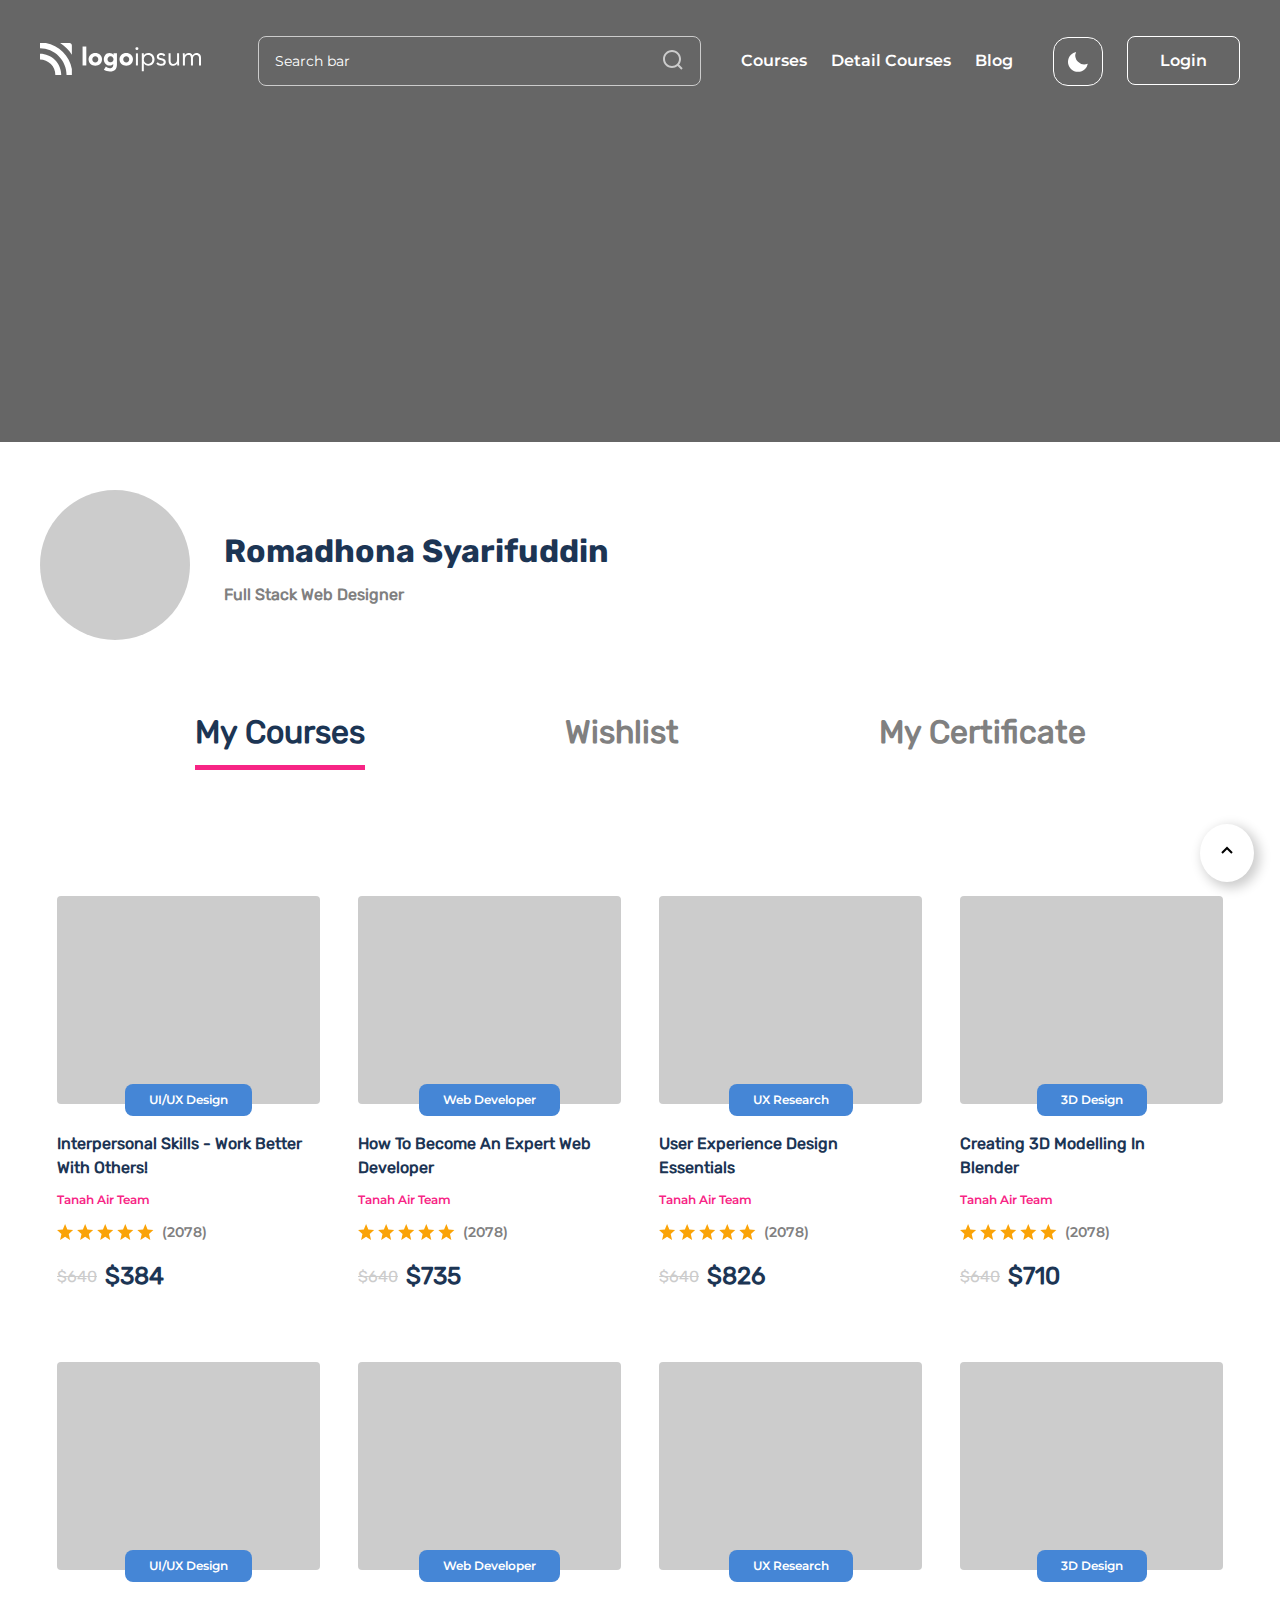
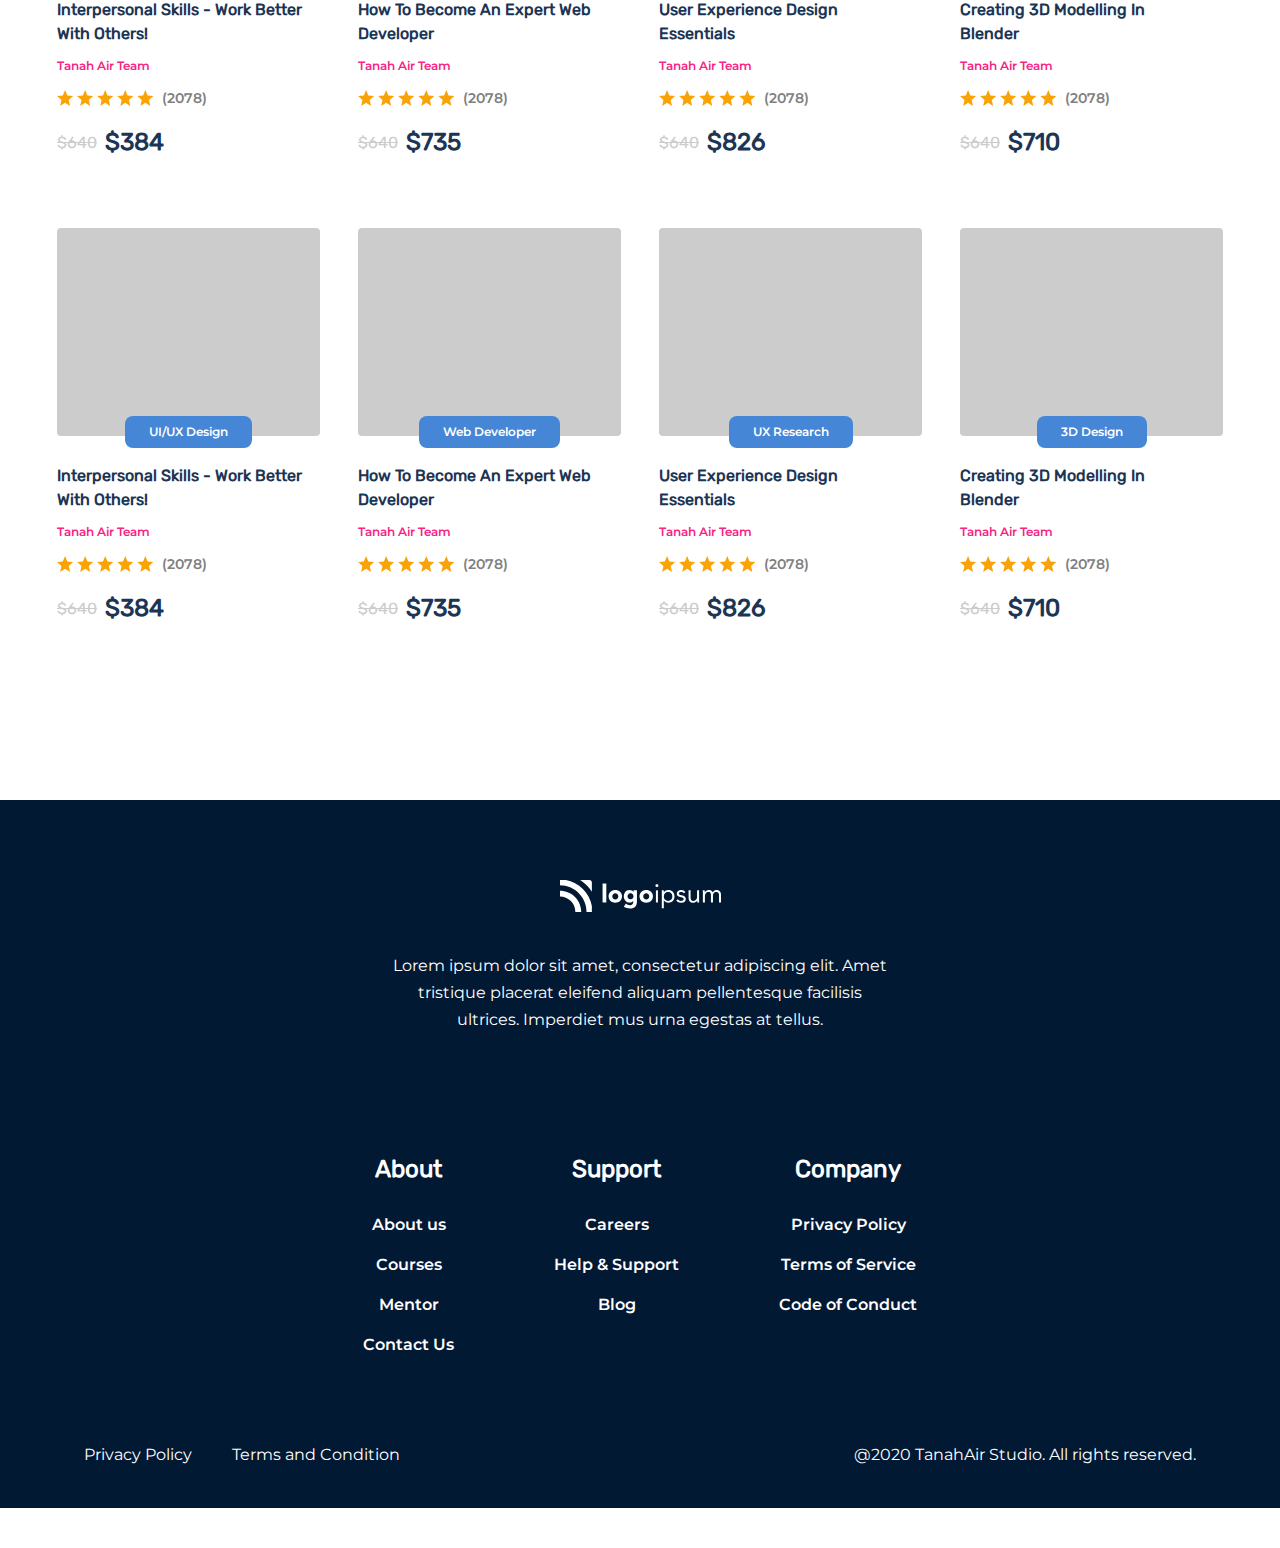
<file: pages/account.html>
<!DOCTYPE html>
<html lang="en">
  <head>
    <meta charset="UTF-8" />
    <meta name="viewport" content="width=device-width, initial-scale=1.0" />
    <title>Education | Account</title>
    <link rel="stylesheet" href="../scss/style.css" />
  </head>
  <body class="account-page">
    <header id="navbar">
      <div class="container">
        <nav class="nav">
          <a href="../index.html" class="logo">
            <svg width="161" height="32" viewBox="0 0 161 32" fill="none" xmlns="http://www.w3.org/2000/svg">
              <path d="M0 10.6653V16.5895C2.01585 16.5881 4.01219 16.9859 5.87479 17.7601C7.73739 18.5343 9.4297 19.6697 10.8549 21.1015C12.2797 22.5327 13.4097 24.2319 14.1802 26.1019C14.9507 27.9719 15.3466 29.9762 15.3453 32H21.2402C21.2349 26.344 18.9955 20.9212 15.0135 16.9215C11.0314 12.9217 5.632 10.6717 0 10.6653H0Z" fill=""/>
              <path d="M29.4803 0H20.1382C24.8642 3.00768 28.8687 7.02862 31.8643 11.7743V2.39241C31.8639 1.75775 31.6125 1.14924 31.1655 0.700619C30.7184 0.252003 30.1123 -1.57043e-07 29.4803 0Z" fill=""/>
              <path d="M5.86977 0H0V5.33388C7.04017 5.34123 13.7899 8.15302 18.7681 13.1523C23.7464 18.1515 26.5465 24.9298 26.554 31.9999H31.8645V26.1052C30.6638 19.6265 27.5376 13.6648 22.8976 9.00502C18.2575 4.34523 12.321 1.20578 5.86977 0Z" fill=""/>
              <path d="M46.3133 3.52246H42.5718V22.4613H46.3133V3.52246Z" fill=""/>
              <path d="M60.0706 11.7281C59.4477 11.1594 58.7186 10.7206 57.9256 10.4371C56.2221 9.83639 54.3656 9.83639 52.6621 10.4371C51.8688 10.7204 51.1394 11.1593 50.5163 11.7281C49.9053 12.2938 49.4171 12.9801 49.0824 13.7441C48.7365 14.5775 48.5583 15.4714 48.5583 16.3744C48.5583 17.2773 48.7365 18.1713 49.0824 19.0047C49.4158 19.7708 49.9041 20.459 50.5163 21.0257C51.1383 21.5949 51.8673 22.0336 52.6604 22.3158C54.3638 22.9176 56.2206 22.9176 57.924 22.3158C58.7174 22.0336 59.4466 21.5949 60.0689 21.0257C60.6809 20.4588 61.1691 19.7706 61.5028 19.0047C61.8488 18.1713 62.0269 17.2773 62.0269 16.3744C62.0269 15.4714 61.8488 14.5775 61.5028 13.7441C61.1684 12.9804 60.6809 12.2941 60.0706 11.7281ZM57.5013 18.6047C56.8954 19.1528 56.1089 19.4561 55.2935 19.4561C54.478 19.4561 53.6915 19.1528 53.0856 18.6047C52.5763 17.9734 52.2985 17.1856 52.2985 16.3731C52.2985 15.5606 52.5763 14.7728 53.0856 14.1415C53.6915 13.5934 54.478 13.2901 55.2935 13.2901C56.1089 13.2901 56.8954 13.5934 57.5013 14.1415C58.0106 14.7728 58.2884 15.5606 58.2884 16.3731C58.2884 17.1856 58.0106 17.9734 57.5013 18.6047Z" fill=""/>
              <path d="M73.5031 11.8903H73.4562C73.2831 11.6464 73.0822 11.4237 72.8575 11.2268C72.5852 10.9849 72.2838 10.7784 71.9602 10.612C71.1424 10.1906 70.2346 9.97586 69.3155 9.98635C68.51 9.97219 67.7135 10.1573 66.9961 10.5253C66.3276 10.8729 65.7374 11.3547 65.262 11.9409C64.7772 12.545 64.4053 13.2323 64.1643 13.9695C63.9081 14.729 63.7775 15.5255 63.7778 16.3274C63.7683 17.1881 63.912 18.0437 64.2021 18.8537C64.4649 19.5929 64.8746 20.2708 65.4062 20.8461C65.9359 21.4091 66.5787 21.8526 67.2921 22.1472C68.0677 22.4646 68.899 22.6221 69.7364 22.6103C70.3559 22.5996 70.9684 22.4766 71.5443 22.2474C72.1902 22.0013 72.7498 21.57 73.1535 21.0069H73.2038V22.1859C73.2178 22.5791 73.1533 22.9712 73.014 23.339C72.8748 23.7068 72.6636 24.0428 72.3929 24.3274C72.0495 24.6325 71.648 24.8645 71.2127 25.0092C70.7774 25.1539 70.3174 25.2085 69.8605 25.1695C69.1361 25.1776 68.4181 25.0324 67.7533 24.7434C67.0918 24.4465 66.4746 24.0588 65.9194 23.5914L63.8491 26.6945C64.6953 27.379 65.6845 27.8629 66.7429 28.1101C67.7902 28.3519 68.8614 28.4737 69.936 28.473C72.2973 28.473 74.0557 27.876 75.2112 26.6819C76.3668 25.4878 76.9448 23.7384 76.9453 21.4339V10.287H73.5073L73.5031 11.8903ZM73.2784 17.439C73.1308 17.7954 72.9145 18.1191 72.642 18.3914C72.3645 18.669 72.0392 18.8939 71.6818 19.055C71.3108 19.2204 70.9093 19.3059 70.5033 19.3059C70.0973 19.3059 69.6958 19.2204 69.3247 19.055C68.9721 18.8916 68.6511 18.667 68.3763 18.3914C68.1026 18.1168 67.8855 17.7907 67.7373 17.4318C67.5891 17.0729 67.5129 16.6881 67.5129 16.2996C67.5129 15.9111 67.5891 15.5263 67.7373 15.1674C67.8855 14.8085 68.1026 14.4824 68.3763 14.2078C68.6512 13.9322 68.9722 13.7073 69.3247 13.5434C69.6959 13.3785 70.0974 13.2933 70.5033 13.2933C70.9092 13.2933 71.3106 13.3785 71.6818 13.5434C72.0391 13.7051 72.3643 13.9302 72.642 14.2078C73.0536 14.6233 73.3336 15.1518 73.4469 15.7267C73.5601 16.3016 73.5015 16.8974 73.2784 17.439Z" fill=""/>
              <path d="M91.0015 11.7281C90.3786 11.1594 89.6496 10.7206 88.8565 10.4371C87.153 9.83639 85.2965 9.83639 83.593 10.4371C82.7997 10.7204 82.0703 11.1593 81.4472 11.7281C80.8362 12.2938 80.348 12.9801 80.0133 13.7441C79.6674 14.5775 79.4893 15.4714 79.4893 16.3744C79.4893 17.2773 79.6674 18.1713 80.0133 19.0047C80.3468 19.7708 80.835 20.459 81.4472 21.0257C82.0697 21.5951 82.7993 22.0338 83.593 22.3158C85.2964 22.9176 87.1532 22.9176 88.8565 22.3158C89.65 22.0336 90.3792 21.5949 91.0015 21.0257C91.6137 20.459 92.102 19.7708 92.4354 19.0047C92.7814 18.1713 92.9595 17.2773 92.9595 16.3744C92.9595 15.4714 92.7814 14.5775 92.4354 13.7441C92.1007 12.9801 91.6126 12.2938 91.0015 11.7281ZM88.4322 18.6047C87.8264 19.1528 87.0398 19.4561 86.2244 19.4561C85.4089 19.4561 84.6224 19.1528 84.0165 18.6047C83.5073 17.9734 83.2294 17.1856 83.2294 16.3731C83.2294 15.5606 83.5073 14.7728 84.0165 14.1415C84.6224 13.5934 85.4089 13.2901 86.2244 13.2901C87.0398 13.2901 87.8264 13.5934 88.4322 14.1415C88.9415 14.7728 89.2193 15.5606 89.2193 16.3731C89.2193 17.1856 88.9415 17.9734 88.4322 18.6047Z" fill=""/>
              <path d="M97.9226 10.3713H95.916V22.4614H97.9226V10.3713Z" fill=""/>
              <path d="M96.92 4.1719C96.7254 4.16818 96.5322 4.20529 96.3528 4.28083C96.1733 4.35638 96.0115 4.46871 95.8777 4.61063C95.6737 4.81721 95.5351 5.07981 95.4795 5.36535C95.4238 5.65088 95.4536 5.94657 95.565 6.21514C95.6764 6.48372 95.8645 6.71316 96.1056 6.87456C96.3466 7.03596 96.6299 7.12208 96.9196 7.12208C97.2093 7.12208 97.4926 7.03596 97.7336 6.87456C97.9747 6.71316 98.1628 6.48372 98.2742 6.21514C98.3856 5.94657 98.4154 5.65088 98.3597 5.36535C98.3041 5.07981 98.1655 4.81721 97.9615 4.61063C97.8279 4.46865 97.6663 4.35627 97.4869 4.28072C97.3076 4.20516 97.1145 4.16809 96.92 4.1719Z" fill=""/>
              <path d="M112.766 11.8738C112.202 11.295 111.523 10.8415 110.773 10.5424C109.95 10.2167 109.072 10.0545 108.188 10.0649C107.354 10.0553 106.531 10.2413 105.782 10.6081C105.044 10.9764 104.391 11.4953 103.865 12.1314H103.811V10.3715H101.807V28.352H103.811V20.3184H103.862C104.288 21.0552 104.909 21.6591 105.656 22.0632C106.523 22.5507 107.504 22.7961 108.498 22.7739C109.311 22.7791 110.117 22.6163 110.865 22.2956C111.587 21.9879 112.239 21.5351 112.781 20.9651C113.331 20.3825 113.764 19.6985 114.055 18.9508C114.672 17.3195 114.672 15.5176 114.055 13.8864C113.761 13.1369 113.323 12.453 112.766 11.8738ZM112.058 18.1895C111.871 18.7159 111.579 19.1982 111.199 19.6065C110.819 20.0149 110.359 20.3405 109.849 20.5634C108.72 21.0275 107.455 21.0275 106.327 20.5634C105.816 20.3405 105.356 20.0146 104.975 19.6058C104.595 19.197 104.302 18.7141 104.115 18.187C103.721 17.0412 103.721 15.7959 104.115 14.6502C104.302 14.1231 104.595 13.6401 104.975 13.2314C105.356 12.8226 105.816 12.4966 106.327 12.2738C107.455 11.8096 108.72 11.8096 109.849 12.2738C110.36 12.4966 110.82 12.8226 111.2 13.2314C111.581 13.6401 111.874 14.1231 112.061 14.6502C112.455 15.7959 112.455 17.0412 112.061 18.187L112.058 18.1895Z" fill=""/>
              <path d="M124.625 16.421C124.244 16.1347 123.82 15.9123 123.368 15.7625C122.871 15.5944 122.364 15.4604 121.85 15.3616C121.464 15.2954 121.082 15.2094 120.705 15.104C120.369 15.0123 120.042 14.8912 119.727 14.7419C119.475 14.627 119.248 14.4647 119.057 14.2635C118.894 14.0837 118.807 13.8479 118.813 13.605C118.809 13.343 118.885 13.086 119.031 12.869C119.176 12.6547 119.364 12.474 119.584 12.3393C119.819 12.1965 120.076 12.0919 120.344 12.0294C120.618 11.9613 120.9 11.9265 121.182 11.9259C121.72 11.9091 122.252 12.0482 122.713 12.3267C123.129 12.5898 123.477 12.9482 123.729 13.3726L125.401 12.2619C125.031 11.5277 124.429 10.9371 123.69 10.5819C122.945 10.2344 122.132 10.058 121.311 10.0657C120.754 10.0643 120.2 10.1426 119.665 10.2981C119.152 10.4449 118.665 10.6723 118.223 10.9718C117.8 11.2584 117.448 11.6383 117.194 12.0825C116.931 12.5555 116.798 13.0903 116.809 13.632C116.788 14.1622 116.907 14.6886 117.156 15.157C117.382 15.5488 117.698 15.8808 118.078 16.1254C118.497 16.3909 118.952 16.5953 119.428 16.7326C119.943 16.8875 120.483 17.0254 121.049 17.1461C121.375 17.2151 121.693 17.2926 122.001 17.3785C122.29 17.4564 122.567 17.5737 122.824 17.7271C123.051 17.8622 123.248 18.0425 123.403 18.2568C123.557 18.4942 123.634 18.7743 123.622 19.0576C123.631 19.3554 123.55 19.6489 123.39 19.8997C123.231 20.1375 123.02 20.3361 122.773 20.4808C122.506 20.6405 122.215 20.7543 121.911 20.8176C121.603 20.8857 121.288 20.9204 120.972 20.9212C120.347 20.9455 119.727 20.7932 119.184 20.4816C118.684 20.1623 118.245 19.7569 117.885 19.2842L116.292 20.5246C116.785 21.2938 117.485 21.9069 118.311 22.293C119.158 22.6304 120.063 22.7931 120.974 22.7713C121.567 22.7718 122.158 22.7026 122.734 22.565C123.283 22.4376 123.806 22.2147 124.278 21.9065C124.729 21.6057 125.103 21.2016 125.368 20.7275C125.656 20.1895 125.799 19.5849 125.781 18.9743C125.797 18.4493 125.692 17.9278 125.472 17.4509C125.273 17.0466 124.983 16.6942 124.625 16.421Z" fill=""/>
              <path d="M139.082 19.594V10.3713H137.075V16.2661C137.082 16.9016 137.008 17.5353 136.857 18.1524C136.728 18.6813 136.5 19.1808 136.186 19.6244C135.887 20.0367 135.488 20.3657 135.028 20.5801C134.498 20.8164 133.923 20.9315 133.343 20.917C132.951 20.9488 132.557 20.8856 132.195 20.7328C131.832 20.58 131.511 20.3419 131.259 20.0387C130.777 19.3344 130.541 18.4895 130.588 17.6362V10.3713H128.582V17.8374C128.576 18.5142 128.667 19.1883 128.852 19.8391C129.013 20.416 129.3 20.95 129.69 21.4029C130.082 21.8456 130.569 22.1915 131.116 22.4134C131.767 22.6686 132.462 22.7917 133.161 22.7755C133.631 22.7793 134.099 22.7138 134.551 22.581C134.958 22.4619 135.347 22.2883 135.708 22.0648C136.036 21.8618 136.334 21.6141 136.595 21.3288C136.829 21.0749 137.024 20.7874 137.174 20.4757H137.226C137.226 20.821 137.234 21.1578 137.252 21.4862C137.269 21.8147 137.277 22.142 137.277 22.4681H139.181C139.181 22.0712 139.164 21.6319 139.129 21.1502C139.094 20.6686 139.079 20.1498 139.082 19.594Z" fill=""/>
              <path d="M160.768 13.0198C160.634 12.4348 160.37 11.8878 159.996 11.4198C159.618 10.967 159.131 10.619 158.581 10.4093C157.889 10.1583 157.156 10.0401 156.42 10.0606C155.622 10.0256 154.831 10.2375 154.156 10.6678C153.531 11.1185 153.005 11.6949 152.613 12.3604C152.511 12.1532 152.377 11.9163 152.214 11.6497C152.032 11.3617 151.802 11.1081 151.533 10.9002C151.202 10.6479 150.834 10.449 150.442 10.3107C149.916 10.1331 149.363 10.0498 148.808 10.0648C148.338 10.0609 147.87 10.1265 147.419 10.2594C147.012 10.3785 146.623 10.5521 146.261 10.7756C145.933 10.9788 145.635 11.2265 145.374 11.5116C145.14 11.7654 144.945 12.0529 144.796 12.3646H144.744C144.744 12.0194 144.735 11.6842 144.719 11.3541C144.702 11.024 144.693 10.6998 144.693 10.3722H142.789C142.789 10.7691 142.806 11.2084 142.84 11.6901C142.874 12.1718 142.891 12.6885 142.891 13.2404V22.4623H144.9V16.5726C144.893 15.9368 144.967 15.3028 145.119 14.6855C145.247 14.1563 145.474 13.6567 145.789 13.2135C146.088 12.801 146.486 12.472 146.947 12.2577C147.477 12.0212 148.052 11.9062 148.632 11.9208C148.975 11.8914 149.321 11.9538 149.632 12.1017C149.944 12.2496 150.211 12.4777 150.406 12.7629C150.837 13.649 151.024 14.6347 150.947 15.6177V22.464H152.95V15.4863C152.944 14.9891 153.027 14.4948 153.194 14.0269C153.343 13.6122 153.571 13.2306 153.865 12.9036C154.143 12.5974 154.48 12.3513 154.856 12.1802C155.235 12.0075 155.648 11.9193 156.065 11.9217C156.56 11.9036 157.053 12.0007 157.505 12.2055C157.862 12.3783 158.17 12.6359 158.405 12.9558C158.631 13.2725 158.789 13.6329 158.869 14.0143C158.955 14.4133 158.998 14.8204 158.997 15.2286V22.4623H161V15.125C161.007 14.4165 160.929 13.7096 160.768 13.0198Z" fill=""/>
            </svg>
          </a>
          <div class="nav-list">
            <label class="search-container">
              <input id="search" type="text" placeholder="Search bar">
              <svg width="24" height="24" viewBox="0 0 24 24" fill="none" xmlns="http://www.w3.org/2000/svg">
                <path fill-rule="evenodd" clip-rule="evenodd" d="M21.707 20.293L18.025 16.611C19.258 15.071 20 13.122 20 11C20 6.038 15.962 2 11 2C6.038 2 2 6.038 2 11C2 15.962 6.038 20 11 20C13.122 20 15.071 19.258 16.611 18.025L20.293 21.707L21.707 20.293ZM4 11C4 7.14 7.14 4 11 4C14.86 4 18 7.14 18 11C18 14.86 14.86 18 11 18C7.14 18 4 14.86 4 11Z" fill=""/>
              </svg>
            </label>
            <ul>
              <li>
                <a href="./courses.html">Courses</a>
              </li>
              <li>
                <a href="./details.html">Detail Courses</a>
              </li>
              <li>
                <a href="./blog.html">Blog</a>
              </li>
            </ul>
            <div class="header-btns">
              <button id="light-dark" class="dark-mode">
                <svg xmlns="http://www.w3.org/2000/svg" width="24" height="24" viewBox="0 0 24 24"><path d="M12 11.807A9.002 9.002 0 0 1 10.049 2a9.942 9.942 0 0 0-5.12 2.735c-3.905 3.905-3.905 10.237 0 14.142 3.906 3.906 10.237 3.905 14.143 0a9.946 9.946 0 0 0 2.735-5.119A9.003 9.003 0 0 1 12 11.807z"></path></svg>
              </button>
              <button>
                <a class="nav-lastLink" href="#">Login</a>
              </button>
            </div>
          </div>
          <button class="menu-btn">
            <svg xmlns="http://www.w3.org/2000/svg" width="24" height="24" viewBox="0 0 24 24" style="fill: #1C3554;"><path d="M4 6h16v2H4zm0 5h16v2H4zm0 5h16v2H4z"></path></svg>
          </button>
        </nav>  
      </div>
    </header>

    <main>
      <section class="hero-section">

      </section>
      <section class="profile-section">
        <div class="container">
          <div class="profile-section-content">
            <div class="profile-img">
              <svg width="150" height="150" viewBox="0 0 150 150" fill="none" xmlns="http://www.w3.org/2000/svg">
                <circle cx="75" cy="75" r="75" fill="#CCCCCC"/>
              </svg>
            </div>
            <div class="profile-name">
              <h3>Romadhona Syarifuddin</h3>
              <p>Full Stack Web Designer</p>
            </div>
          </div>
        </div>
      </section>
      <section class="courses-cards">
        <div class="container">
          <div class="courses-cards-content">
            <div class="courses-cards-title">
              <div class="courses-cards-title-active">
                <h4>My Courses</h4>
              </div>
              <div class="courses-cards-title">
                <h4>Wishlist</h4>
              </div>
              <div class="courses-cards-title">
                <h4>My Certificate</h4>
              </div>
            </div>
            <div class="courses-card-group">
              <div class="courses-card">
                <div class="courses-card-img"></div>
                <div class="courses-card-img-bottom-container">
                  <p class="courses-card-img-bottom">UI/UX Design</p>
                </div>
                <h3>Interpersonal skills - work better with others!</h3>
                <h4>Tanah Air Team</h4>
                <div class="courses-card-rating">
                  <svg width="97" height="16" viewBox="0 0 97 16" fill="none" xmlns="http://www.w3.org/2000/svg">
                    <path fill-rule="evenodd" clip-rule="evenodd" d="M8.08141 12.8589L13.0422 16L11.7258 10.08L16.1086 6.09684L10.3371 5.58316L8.08141 0L5.82576 5.58316L0.0541992 6.09684L4.43706 10.08L3.12059 16L8.08141 12.8589Z" fill="#FAA307"/>
                    <path fill-rule="evenodd" clip-rule="evenodd" d="M28.1498 12.8589L33.1106 16L31.7941 10.08L36.177 6.09684L30.4054 5.58316L28.1498 0L25.8941 5.58316L20.1226 6.09684L24.5054 10.08L23.189 16L28.1498 12.8589Z" fill="#FAA307"/>
                    <path fill-rule="evenodd" clip-rule="evenodd" d="M48.2176 12.8589L53.1785 16L51.862 10.08L56.2449 6.09684L50.4733 5.58316L48.2176 0L45.962 5.58316L40.1904 6.09684L44.5733 10.08L43.2568 16L48.2176 12.8589Z" fill="#FAA307"/>
                    <path fill-rule="evenodd" clip-rule="evenodd" d="M68.2858 12.8589L73.2466 16L71.9301 10.08L76.313 6.09684L70.5414 5.58316L68.2858 0L66.0301 5.58316L60.2585 6.09684L64.6414 10.08L63.3249 16L68.2858 12.8589Z" fill="#FAA307"/>
                    <path fill-rule="evenodd" clip-rule="evenodd" d="M88.3536 12.8589L93.3144 16L91.998 10.08L96.3808 6.09684L90.6093 5.58316L88.3536 0L86.098 5.58316L80.3264 6.09684L84.7093 10.08L83.3928 16L88.3536 12.8589Z" fill="#FAA307"/>
                  </svg>
                  <p>(2078)</p>
                </div>
                <div class="courses-card-pricing">
                  <p>$640</p>
                  <h5>$384</h3>
                </div>
              </div>
              <div class="courses-card">
                <div class="courses-card-img"></div>
                <div class="courses-card-img-bottom-container">
                  <p class="courses-card-img-bottom">Web Developer</p>
                </div>
                <h3>How to become an Expert Web Developer</h3>
                <h4>Tanah Air Team</h4>
                <div class="courses-card-rating">
                  <svg width="97" height="16" viewBox="0 0 97 16" fill="none" xmlns="http://www.w3.org/2000/svg">
                    <path fill-rule="evenodd" clip-rule="evenodd" d="M8.08141 12.8589L13.0422 16L11.7258 10.08L16.1086 6.09684L10.3371 5.58316L8.08141 0L5.82576 5.58316L0.0541992 6.09684L4.43706 10.08L3.12059 16L8.08141 12.8589Z" fill="#FAA307"/>
                    <path fill-rule="evenodd" clip-rule="evenodd" d="M28.1498 12.8589L33.1106 16L31.7941 10.08L36.177 6.09684L30.4054 5.58316L28.1498 0L25.8941 5.58316L20.1226 6.09684L24.5054 10.08L23.189 16L28.1498 12.8589Z" fill="#FAA307"/>
                    <path fill-rule="evenodd" clip-rule="evenodd" d="M48.2176 12.8589L53.1785 16L51.862 10.08L56.2449 6.09684L50.4733 5.58316L48.2176 0L45.962 5.58316L40.1904 6.09684L44.5733 10.08L43.2568 16L48.2176 12.8589Z" fill="#FAA307"/>
                    <path fill-rule="evenodd" clip-rule="evenodd" d="M68.2858 12.8589L73.2466 16L71.9301 10.08L76.313 6.09684L70.5414 5.58316L68.2858 0L66.0301 5.58316L60.2585 6.09684L64.6414 10.08L63.3249 16L68.2858 12.8589Z" fill="#FAA307"/>
                    <path fill-rule="evenodd" clip-rule="evenodd" d="M88.3536 12.8589L93.3144 16L91.998 10.08L96.3808 6.09684L90.6093 5.58316L88.3536 0L86.098 5.58316L80.3264 6.09684L84.7093 10.08L83.3928 16L88.3536 12.8589Z" fill="#FAA307"/>
                  </svg>
                  <p>(2078)</p>
                </div>
                <div class="courses-card-pricing">
                  <p>$640</p>
                  <h5>$735</h3>
                </div>
              </div>
              <div class="courses-card">
                <div class="courses-card-img"></div>
                <div class="courses-card-img-bottom-container">
                  <p class="courses-card-img-bottom">UX Research</p>
                </div>
                <h3>User Experience Design <br> Essentials</h3>
                <h4>Tanah Air Team</h4>
                <div class="courses-card-rating">
                  <svg width="97" height="16" viewBox="0 0 97 16" fill="none" xmlns="http://www.w3.org/2000/svg">
                    <path fill-rule="evenodd" clip-rule="evenodd" d="M8.08141 12.8589L13.0422 16L11.7258 10.08L16.1086 6.09684L10.3371 5.58316L8.08141 0L5.82576 5.58316L0.0541992 6.09684L4.43706 10.08L3.12059 16L8.08141 12.8589Z" fill="#FAA307"/>
                    <path fill-rule="evenodd" clip-rule="evenodd" d="M28.1498 12.8589L33.1106 16L31.7941 10.08L36.177 6.09684L30.4054 5.58316L28.1498 0L25.8941 5.58316L20.1226 6.09684L24.5054 10.08L23.189 16L28.1498 12.8589Z" fill="#FAA307"/>
                    <path fill-rule="evenodd" clip-rule="evenodd" d="M48.2176 12.8589L53.1785 16L51.862 10.08L56.2449 6.09684L50.4733 5.58316L48.2176 0L45.962 5.58316L40.1904 6.09684L44.5733 10.08L43.2568 16L48.2176 12.8589Z" fill="#FAA307"/>
                    <path fill-rule="evenodd" clip-rule="evenodd" d="M68.2858 12.8589L73.2466 16L71.9301 10.08L76.313 6.09684L70.5414 5.58316L68.2858 0L66.0301 5.58316L60.2585 6.09684L64.6414 10.08L63.3249 16L68.2858 12.8589Z" fill="#FAA307"/>
                    <path fill-rule="evenodd" clip-rule="evenodd" d="M88.3536 12.8589L93.3144 16L91.998 10.08L96.3808 6.09684L90.6093 5.58316L88.3536 0L86.098 5.58316L80.3264 6.09684L84.7093 10.08L83.3928 16L88.3536 12.8589Z" fill="#FAA307"/>
                  </svg>
                  <p>(2078)</p>
                </div>
                <div class="courses-card-pricing">
                  <p>$640</p>
                  <h5>$826</h3>
                </div>
              </div>
              <div class="courses-card">
                <div class="courses-card-img"></div>
                <div class="courses-card-img-bottom-container">
                  <p class="courses-card-img-bottom">3D Design</p>
                </div>
                <h3>Creating 3D Modelling in <br> Blender </h3>
                <h4>Tanah Air Team</h4>
                <div class="courses-card-rating">
                  <svg width="97" height="16" viewBox="0 0 97 16" fill="none" xmlns="http://www.w3.org/2000/svg">
                    <path fill-rule="evenodd" clip-rule="evenodd" d="M8.08141 12.8589L13.0422 16L11.7258 10.08L16.1086 6.09684L10.3371 5.58316L8.08141 0L5.82576 5.58316L0.0541992 6.09684L4.43706 10.08L3.12059 16L8.08141 12.8589Z" fill="#FAA307"/>
                    <path fill-rule="evenodd" clip-rule="evenodd" d="M28.1498 12.8589L33.1106 16L31.7941 10.08L36.177 6.09684L30.4054 5.58316L28.1498 0L25.8941 5.58316L20.1226 6.09684L24.5054 10.08L23.189 16L28.1498 12.8589Z" fill="#FAA307"/>
                    <path fill-rule="evenodd" clip-rule="evenodd" d="M48.2176 12.8589L53.1785 16L51.862 10.08L56.2449 6.09684L50.4733 5.58316L48.2176 0L45.962 5.58316L40.1904 6.09684L44.5733 10.08L43.2568 16L48.2176 12.8589Z" fill="#FAA307"/>
                    <path fill-rule="evenodd" clip-rule="evenodd" d="M68.2858 12.8589L73.2466 16L71.9301 10.08L76.313 6.09684L70.5414 5.58316L68.2858 0L66.0301 5.58316L60.2585 6.09684L64.6414 10.08L63.3249 16L68.2858 12.8589Z" fill="#FAA307"/>
                    <path fill-rule="evenodd" clip-rule="evenodd" d="M88.3536 12.8589L93.3144 16L91.998 10.08L96.3808 6.09684L90.6093 5.58316L88.3536 0L86.098 5.58316L80.3264 6.09684L84.7093 10.08L83.3928 16L88.3536 12.8589Z" fill="#FAA307"/>
                  </svg>
                  <p>(2078)</p>
                </div>
                <div class="courses-card-pricing">
                  <p>$640</p>
                  <h5>$710</h3>
                </div>
              </div>
              <div class="courses-card">
                <div class="courses-card-img"></div>
                <div class="courses-card-img-bottom-container">
                  <p class="courses-card-img-bottom">UI/UX Design</p>
                </div>
                <h3>Interpersonal skills - work better with others!</h3>
                <h4>Tanah Air Team</h4>
                <div class="courses-card-rating">
                  <svg width="97" height="16" viewBox="0 0 97 16" fill="none" xmlns="http://www.w3.org/2000/svg">
                    <path fill-rule="evenodd" clip-rule="evenodd" d="M8.08141 12.8589L13.0422 16L11.7258 10.08L16.1086 6.09684L10.3371 5.58316L8.08141 0L5.82576 5.58316L0.0541992 6.09684L4.43706 10.08L3.12059 16L8.08141 12.8589Z" fill="#FAA307"/>
                    <path fill-rule="evenodd" clip-rule="evenodd" d="M28.1498 12.8589L33.1106 16L31.7941 10.08L36.177 6.09684L30.4054 5.58316L28.1498 0L25.8941 5.58316L20.1226 6.09684L24.5054 10.08L23.189 16L28.1498 12.8589Z" fill="#FAA307"/>
                    <path fill-rule="evenodd" clip-rule="evenodd" d="M48.2176 12.8589L53.1785 16L51.862 10.08L56.2449 6.09684L50.4733 5.58316L48.2176 0L45.962 5.58316L40.1904 6.09684L44.5733 10.08L43.2568 16L48.2176 12.8589Z" fill="#FAA307"/>
                    <path fill-rule="evenodd" clip-rule="evenodd" d="M68.2858 12.8589L73.2466 16L71.9301 10.08L76.313 6.09684L70.5414 5.58316L68.2858 0L66.0301 5.58316L60.2585 6.09684L64.6414 10.08L63.3249 16L68.2858 12.8589Z" fill="#FAA307"/>
                    <path fill-rule="evenodd" clip-rule="evenodd" d="M88.3536 12.8589L93.3144 16L91.998 10.08L96.3808 6.09684L90.6093 5.58316L88.3536 0L86.098 5.58316L80.3264 6.09684L84.7093 10.08L83.3928 16L88.3536 12.8589Z" fill="#FAA307"/>
                  </svg>
                  <p>(2078)</p>
                </div>
                <div class="courses-card-pricing">
                  <p>$640</p>
                  <h5>$384</h3>
                </div>
              </div>
              <div class="courses-card">
                <div class="courses-card-img"></div>
                <div class="courses-card-img-bottom-container">
                  <p class="courses-card-img-bottom">Web Developer</p>
                </div>
                <h3>How to become an Expert Web Developer</h3>
                <h4>Tanah Air Team</h4>
                <div class="courses-card-rating">
                  <svg width="97" height="16" viewBox="0 0 97 16" fill="none" xmlns="http://www.w3.org/2000/svg">
                    <path fill-rule="evenodd" clip-rule="evenodd" d="M8.08141 12.8589L13.0422 16L11.7258 10.08L16.1086 6.09684L10.3371 5.58316L8.08141 0L5.82576 5.58316L0.0541992 6.09684L4.43706 10.08L3.12059 16L8.08141 12.8589Z" fill="#FAA307"/>
                    <path fill-rule="evenodd" clip-rule="evenodd" d="M28.1498 12.8589L33.1106 16L31.7941 10.08L36.177 6.09684L30.4054 5.58316L28.1498 0L25.8941 5.58316L20.1226 6.09684L24.5054 10.08L23.189 16L28.1498 12.8589Z" fill="#FAA307"/>
                    <path fill-rule="evenodd" clip-rule="evenodd" d="M48.2176 12.8589L53.1785 16L51.862 10.08L56.2449 6.09684L50.4733 5.58316L48.2176 0L45.962 5.58316L40.1904 6.09684L44.5733 10.08L43.2568 16L48.2176 12.8589Z" fill="#FAA307"/>
                    <path fill-rule="evenodd" clip-rule="evenodd" d="M68.2858 12.8589L73.2466 16L71.9301 10.08L76.313 6.09684L70.5414 5.58316L68.2858 0L66.0301 5.58316L60.2585 6.09684L64.6414 10.08L63.3249 16L68.2858 12.8589Z" fill="#FAA307"/>
                    <path fill-rule="evenodd" clip-rule="evenodd" d="M88.3536 12.8589L93.3144 16L91.998 10.08L96.3808 6.09684L90.6093 5.58316L88.3536 0L86.098 5.58316L80.3264 6.09684L84.7093 10.08L83.3928 16L88.3536 12.8589Z" fill="#FAA307"/>
                  </svg>
                  <p>(2078)</p>
                </div>
                <div class="courses-card-pricing">
                  <p>$640</p>
                  <h5>$735</h3>
                </div>
              </div>
              <div class="courses-card">
                <div class="courses-card-img"></div>
                <div class="courses-card-img-bottom-container">
                  <p class="courses-card-img-bottom">UX Research</p>
                </div>
                <h3>User Experience Design <br> Essentials</h3>
                <h4>Tanah Air Team</h4>
                <div class="courses-card-rating">
                  <svg width="97" height="16" viewBox="0 0 97 16" fill="none" xmlns="http://www.w3.org/2000/svg">
                    <path fill-rule="evenodd" clip-rule="evenodd" d="M8.08141 12.8589L13.0422 16L11.7258 10.08L16.1086 6.09684L10.3371 5.58316L8.08141 0L5.82576 5.58316L0.0541992 6.09684L4.43706 10.08L3.12059 16L8.08141 12.8589Z" fill="#FAA307"/>
                    <path fill-rule="evenodd" clip-rule="evenodd" d="M28.1498 12.8589L33.1106 16L31.7941 10.08L36.177 6.09684L30.4054 5.58316L28.1498 0L25.8941 5.58316L20.1226 6.09684L24.5054 10.08L23.189 16L28.1498 12.8589Z" fill="#FAA307"/>
                    <path fill-rule="evenodd" clip-rule="evenodd" d="M48.2176 12.8589L53.1785 16L51.862 10.08L56.2449 6.09684L50.4733 5.58316L48.2176 0L45.962 5.58316L40.1904 6.09684L44.5733 10.08L43.2568 16L48.2176 12.8589Z" fill="#FAA307"/>
                    <path fill-rule="evenodd" clip-rule="evenodd" d="M68.2858 12.8589L73.2466 16L71.9301 10.08L76.313 6.09684L70.5414 5.58316L68.2858 0L66.0301 5.58316L60.2585 6.09684L64.6414 10.08L63.3249 16L68.2858 12.8589Z" fill="#FAA307"/>
                    <path fill-rule="evenodd" clip-rule="evenodd" d="M88.3536 12.8589L93.3144 16L91.998 10.08L96.3808 6.09684L90.6093 5.58316L88.3536 0L86.098 5.58316L80.3264 6.09684L84.7093 10.08L83.3928 16L88.3536 12.8589Z" fill="#FAA307"/>
                  </svg>
                  <p>(2078)</p>
                </div>
                <div class="courses-card-pricing">
                  <p>$640</p>
                  <h5>$826</h3>
                </div>
              </div>
              <div class="courses-card">
                <div class="courses-card-img"></div>
                <div class="courses-card-img-bottom-container">
                  <p class="courses-card-img-bottom">3D Design</p>
                </div>
                <h3>Creating 3D Modelling in <br> Blender </h3>
                <h4>Tanah Air Team</h4>
                <div class="courses-card-rating">
                  <svg width="97" height="16" viewBox="0 0 97 16" fill="none" xmlns="http://www.w3.org/2000/svg">
                    <path fill-rule="evenodd" clip-rule="evenodd" d="M8.08141 12.8589L13.0422 16L11.7258 10.08L16.1086 6.09684L10.3371 5.58316L8.08141 0L5.82576 5.58316L0.0541992 6.09684L4.43706 10.08L3.12059 16L8.08141 12.8589Z" fill="#FAA307"/>
                    <path fill-rule="evenodd" clip-rule="evenodd" d="M28.1498 12.8589L33.1106 16L31.7941 10.08L36.177 6.09684L30.4054 5.58316L28.1498 0L25.8941 5.58316L20.1226 6.09684L24.5054 10.08L23.189 16L28.1498 12.8589Z" fill="#FAA307"/>
                    <path fill-rule="evenodd" clip-rule="evenodd" d="M48.2176 12.8589L53.1785 16L51.862 10.08L56.2449 6.09684L50.4733 5.58316L48.2176 0L45.962 5.58316L40.1904 6.09684L44.5733 10.08L43.2568 16L48.2176 12.8589Z" fill="#FAA307"/>
                    <path fill-rule="evenodd" clip-rule="evenodd" d="M68.2858 12.8589L73.2466 16L71.9301 10.08L76.313 6.09684L70.5414 5.58316L68.2858 0L66.0301 5.58316L60.2585 6.09684L64.6414 10.08L63.3249 16L68.2858 12.8589Z" fill="#FAA307"/>
                    <path fill-rule="evenodd" clip-rule="evenodd" d="M88.3536 12.8589L93.3144 16L91.998 10.08L96.3808 6.09684L90.6093 5.58316L88.3536 0L86.098 5.58316L80.3264 6.09684L84.7093 10.08L83.3928 16L88.3536 12.8589Z" fill="#FAA307"/>
                  </svg>
                  <p>(2078)</p>
                </div>
                <div class="courses-card-pricing">
                  <p>$640</p>
                  <h5>$710</h3>
                </div>
              </div>
              <div class="courses-card">
                <div class="courses-card-img"></div>
                <div class="courses-card-img-bottom-container">
                  <p class="courses-card-img-bottom">UI/UX Design</p>
                </div>
                <h3>Interpersonal skills - work better with others!</h3>
                <h4>Tanah Air Team</h4>
                <div class="courses-card-rating">
                  <svg width="97" height="16" viewBox="0 0 97 16" fill="none" xmlns="http://www.w3.org/2000/svg">
                    <path fill-rule="evenodd" clip-rule="evenodd" d="M8.08141 12.8589L13.0422 16L11.7258 10.08L16.1086 6.09684L10.3371 5.58316L8.08141 0L5.82576 5.58316L0.0541992 6.09684L4.43706 10.08L3.12059 16L8.08141 12.8589Z" fill="#FAA307"/>
                    <path fill-rule="evenodd" clip-rule="evenodd" d="M28.1498 12.8589L33.1106 16L31.7941 10.08L36.177 6.09684L30.4054 5.58316L28.1498 0L25.8941 5.58316L20.1226 6.09684L24.5054 10.08L23.189 16L28.1498 12.8589Z" fill="#FAA307"/>
                    <path fill-rule="evenodd" clip-rule="evenodd" d="M48.2176 12.8589L53.1785 16L51.862 10.08L56.2449 6.09684L50.4733 5.58316L48.2176 0L45.962 5.58316L40.1904 6.09684L44.5733 10.08L43.2568 16L48.2176 12.8589Z" fill="#FAA307"/>
                    <path fill-rule="evenodd" clip-rule="evenodd" d="M68.2858 12.8589L73.2466 16L71.9301 10.08L76.313 6.09684L70.5414 5.58316L68.2858 0L66.0301 5.58316L60.2585 6.09684L64.6414 10.08L63.3249 16L68.2858 12.8589Z" fill="#FAA307"/>
                    <path fill-rule="evenodd" clip-rule="evenodd" d="M88.3536 12.8589L93.3144 16L91.998 10.08L96.3808 6.09684L90.6093 5.58316L88.3536 0L86.098 5.58316L80.3264 6.09684L84.7093 10.08L83.3928 16L88.3536 12.8589Z" fill="#FAA307"/>
                  </svg>
                  <p>(2078)</p>
                </div>
                <div class="courses-card-pricing">
                  <p>$640</p>
                  <h5>$384</h3>
                </div>
              </div>
              <div class="courses-card">
                <div class="courses-card-img"></div>
                <div class="courses-card-img-bottom-container">
                  <p class="courses-card-img-bottom">Web Developer</p>
                </div>
                <h3>How to become an Expert Web Developer</h3>
                <h4>Tanah Air Team</h4>
                <div class="courses-card-rating">
                  <svg width="97" height="16" viewBox="0 0 97 16" fill="none" xmlns="http://www.w3.org/2000/svg">
                    <path fill-rule="evenodd" clip-rule="evenodd" d="M8.08141 12.8589L13.0422 16L11.7258 10.08L16.1086 6.09684L10.3371 5.58316L8.08141 0L5.82576 5.58316L0.0541992 6.09684L4.43706 10.08L3.12059 16L8.08141 12.8589Z" fill="#FAA307"/>
                    <path fill-rule="evenodd" clip-rule="evenodd" d="M28.1498 12.8589L33.1106 16L31.7941 10.08L36.177 6.09684L30.4054 5.58316L28.1498 0L25.8941 5.58316L20.1226 6.09684L24.5054 10.08L23.189 16L28.1498 12.8589Z" fill="#FAA307"/>
                    <path fill-rule="evenodd" clip-rule="evenodd" d="M48.2176 12.8589L53.1785 16L51.862 10.08L56.2449 6.09684L50.4733 5.58316L48.2176 0L45.962 5.58316L40.1904 6.09684L44.5733 10.08L43.2568 16L48.2176 12.8589Z" fill="#FAA307"/>
                    <path fill-rule="evenodd" clip-rule="evenodd" d="M68.2858 12.8589L73.2466 16L71.9301 10.08L76.313 6.09684L70.5414 5.58316L68.2858 0L66.0301 5.58316L60.2585 6.09684L64.6414 10.08L63.3249 16L68.2858 12.8589Z" fill="#FAA307"/>
                    <path fill-rule="evenodd" clip-rule="evenodd" d="M88.3536 12.8589L93.3144 16L91.998 10.08L96.3808 6.09684L90.6093 5.58316L88.3536 0L86.098 5.58316L80.3264 6.09684L84.7093 10.08L83.3928 16L88.3536 12.8589Z" fill="#FAA307"/>
                  </svg>
                  <p>(2078)</p>
                </div>
                <div class="courses-card-pricing">
                  <p>$640</p>
                  <h5>$735</h3>
                </div>
              </div>
              <div class="courses-card">
                <div class="courses-card-img"></div>
                <div class="courses-card-img-bottom-container">
                  <p class="courses-card-img-bottom">UX Research</p>
                </div>
                <h3>User Experience Design <br> Essentials</h3>
                <h4>Tanah Air Team</h4>
                <div class="courses-card-rating">
                  <svg width="97" height="16" viewBox="0 0 97 16" fill="none" xmlns="http://www.w3.org/2000/svg">
                    <path fill-rule="evenodd" clip-rule="evenodd" d="M8.08141 12.8589L13.0422 16L11.7258 10.08L16.1086 6.09684L10.3371 5.58316L8.08141 0L5.82576 5.58316L0.0541992 6.09684L4.43706 10.08L3.12059 16L8.08141 12.8589Z" fill="#FAA307"/>
                    <path fill-rule="evenodd" clip-rule="evenodd" d="M28.1498 12.8589L33.1106 16L31.7941 10.08L36.177 6.09684L30.4054 5.58316L28.1498 0L25.8941 5.58316L20.1226 6.09684L24.5054 10.08L23.189 16L28.1498 12.8589Z" fill="#FAA307"/>
                    <path fill-rule="evenodd" clip-rule="evenodd" d="M48.2176 12.8589L53.1785 16L51.862 10.08L56.2449 6.09684L50.4733 5.58316L48.2176 0L45.962 5.58316L40.1904 6.09684L44.5733 10.08L43.2568 16L48.2176 12.8589Z" fill="#FAA307"/>
                    <path fill-rule="evenodd" clip-rule="evenodd" d="M68.2858 12.8589L73.2466 16L71.9301 10.08L76.313 6.09684L70.5414 5.58316L68.2858 0L66.0301 5.58316L60.2585 6.09684L64.6414 10.08L63.3249 16L68.2858 12.8589Z" fill="#FAA307"/>
                    <path fill-rule="evenodd" clip-rule="evenodd" d="M88.3536 12.8589L93.3144 16L91.998 10.08L96.3808 6.09684L90.6093 5.58316L88.3536 0L86.098 5.58316L80.3264 6.09684L84.7093 10.08L83.3928 16L88.3536 12.8589Z" fill="#FAA307"/>
                  </svg>
                  <p>(2078)</p>
                </div>
                <div class="courses-card-pricing">
                  <p>$640</p>
                  <h5>$826</h3>
                </div>
              </div>
              <div class="courses-card">
                <div class="courses-card-img"></div>
                <div class="courses-card-img-bottom-container">
                  <p class="courses-card-img-bottom">3D Design</p>
                </div>
                <h3>Creating 3D Modelling in <br> Blender </h3>
                <h4>Tanah Air Team</h4>
                <div class="courses-card-rating">
                  <svg width="97" height="16" viewBox="0 0 97 16" fill="none" xmlns="http://www.w3.org/2000/svg">
                    <path fill-rule="evenodd" clip-rule="evenodd" d="M8.08141 12.8589L13.0422 16L11.7258 10.08L16.1086 6.09684L10.3371 5.58316L8.08141 0L5.82576 5.58316L0.0541992 6.09684L4.43706 10.08L3.12059 16L8.08141 12.8589Z" fill="#FAA307"/>
                    <path fill-rule="evenodd" clip-rule="evenodd" d="M28.1498 12.8589L33.1106 16L31.7941 10.08L36.177 6.09684L30.4054 5.58316L28.1498 0L25.8941 5.58316L20.1226 6.09684L24.5054 10.08L23.189 16L28.1498 12.8589Z" fill="#FAA307"/>
                    <path fill-rule="evenodd" clip-rule="evenodd" d="M48.2176 12.8589L53.1785 16L51.862 10.08L56.2449 6.09684L50.4733 5.58316L48.2176 0L45.962 5.58316L40.1904 6.09684L44.5733 10.08L43.2568 16L48.2176 12.8589Z" fill="#FAA307"/>
                    <path fill-rule="evenodd" clip-rule="evenodd" d="M68.2858 12.8589L73.2466 16L71.9301 10.08L76.313 6.09684L70.5414 5.58316L68.2858 0L66.0301 5.58316L60.2585 6.09684L64.6414 10.08L63.3249 16L68.2858 12.8589Z" fill="#FAA307"/>
                    <path fill-rule="evenodd" clip-rule="evenodd" d="M88.3536 12.8589L93.3144 16L91.998 10.08L96.3808 6.09684L90.6093 5.58316L88.3536 0L86.098 5.58316L80.3264 6.09684L84.7093 10.08L83.3928 16L88.3536 12.8589Z" fill="#FAA307"/>
                  </svg>
                  <p>(2078)</p>
                </div>
                <div class="courses-card-pricing">
                  <p>$640</p>
                  <h5>$710</h3>
                </div>
              </div>
            </div>
          </div>
        </div>
      </section>
    </main>
    
    <footer>
      <div class="container">
        <div class="footer-content">
          <div class="footer-top">
            <div class="footer-left">
              <a href="../index.html">
                <svg width="161" height="32" viewBox="0 0 161 32" fill="none" xmlns="http://www.w3.org/2000/svg">
                  <path d="M0 10.665V16.5892C2.01585 16.5878 4.01219 16.9856 5.87479 17.7598C7.73739 18.534 9.4297 19.6695 10.8549 21.1012C12.2797 22.5324 13.4097 24.2316 14.1802 26.1017C14.9507 27.9717 15.3466 29.9759 15.3453 31.9997H21.2402C21.2349 26.3438 18.9955 20.921 15.0135 16.9212C11.0314 12.9215 5.632 10.6715 0 10.665H0Z" fill="white"/>
                  <path d="M29.4803 0H20.1382C24.8642 3.00768 28.8687 7.02862 31.8643 11.7743V2.39241C31.8639 1.75775 31.6125 1.14924 31.1655 0.700619C30.7184 0.252003 30.1123 -1.57043e-07 29.4803 0Z" fill="white"/>
                  <path d="M5.86977 0H0V5.33388C7.04017 5.34123 13.7899 8.15302 18.7681 13.1523C23.7464 18.1515 26.5465 24.9298 26.554 31.9999H31.8645V26.1052C30.6638 19.6265 27.5376 13.6648 22.8976 9.00502C18.2575 4.34523 12.321 1.20578 5.86977 0Z" fill="white"/>
                  <path d="M46.3136 3.52246H42.572V22.4613H46.3136V3.52246Z" fill="white"/>
                  <path d="M60.0706 11.7278C59.4477 11.1592 58.7186 10.7204 57.9256 10.4369C56.2221 9.83615 54.3656 9.83615 52.6621 10.4369C51.8688 10.7202 51.1394 11.159 50.5163 11.7278C49.9053 12.2935 49.4171 12.9799 49.0824 13.7438C48.7365 14.5772 48.5583 15.4712 48.5583 16.3741C48.5583 17.277 48.7365 18.171 49.0824 19.0044C49.4158 19.7706 49.9041 20.4588 50.5163 21.0255C51.1383 21.5947 51.8673 22.0333 52.6604 22.3156C54.3638 22.9174 56.2206 22.9174 57.924 22.3156C58.7174 22.0333 59.4466 21.5947 60.0689 21.0255C60.6809 20.4585 61.1691 19.7704 61.5028 19.0044C61.8488 18.171 62.0269 17.277 62.0269 16.3741C62.0269 15.4712 61.8488 14.5772 61.5028 13.7438C61.1684 12.9801 60.6809 12.2938 60.0706 11.7278ZM57.5013 18.6044C56.8954 19.1525 56.1089 19.4558 55.2935 19.4558C54.478 19.4558 53.6915 19.1525 53.0856 18.6044C52.5763 17.9731 52.2985 17.1853 52.2985 16.3728C52.2985 15.5604 52.5763 14.7726 53.0856 14.1413C53.6915 13.5932 54.478 13.2899 55.2935 13.2899C56.1089 13.2899 56.8954 13.5932 57.5013 14.1413C58.0106 14.7726 58.2884 15.5604 58.2884 16.3728C58.2884 17.1853 58.0106 17.9731 57.5013 18.6044Z" fill="white"/>
                  <path d="M73.5031 11.8901H73.4562C73.2831 11.6462 73.0822 11.4234 72.8575 11.2265C72.5852 10.9847 72.2838 10.7781 71.9602 10.6118C71.1424 10.1904 70.2346 9.97562 69.3155 9.98611C68.51 9.97194 67.7135 10.157 66.9961 10.5251C66.3276 10.8727 65.7374 11.3545 65.262 11.9406C64.7772 12.5448 64.4053 13.2321 64.1643 13.9693C63.9081 14.7287 63.7775 15.5252 63.7778 16.3271C63.7683 17.1879 63.912 18.0434 64.2021 18.8534C64.4649 19.5927 64.8746 20.2705 65.4062 20.8459C65.9359 21.4089 66.5787 21.8524 67.2921 22.1469C68.0677 22.4644 68.899 22.6219 69.7364 22.6101C70.3559 22.5993 70.9684 22.4764 71.5443 22.2471C72.1902 22.0011 72.7498 21.5697 73.1535 21.0067H73.2038V22.1856C73.2178 22.5789 73.1533 22.971 73.014 23.3387C72.8748 23.7065 72.6636 24.0426 72.3929 24.3271C72.0495 24.6322 71.648 24.8642 71.2127 25.009C70.7774 25.1537 70.3174 25.2082 69.8605 25.1692C69.1361 25.1774 68.4181 25.0322 67.7533 24.7431C67.0918 24.4463 66.4746 24.0586 65.9194 23.5911L63.8491 26.6943C64.6953 27.3788 65.6845 27.8627 66.7429 28.1098C67.7902 28.3517 68.8614 28.4734 69.936 28.4728C72.2973 28.4728 74.0557 27.8757 75.2112 26.6816C76.3668 25.4875 76.9448 23.7382 76.9453 21.4337V10.2867H73.5073L73.5031 11.8901ZM73.2784 17.4387C73.1308 17.7952 72.9145 18.1189 72.642 18.3911C72.3645 18.6688 72.0392 18.8936 71.6818 19.0547C71.3108 19.2202 70.9093 19.3057 70.5033 19.3057C70.0973 19.3057 69.6958 19.2202 69.3247 19.0547C68.9721 18.8914 68.6511 18.6667 68.3763 18.3911C68.1026 18.1165 67.8855 17.7905 67.7373 17.4315C67.5891 17.0726 67.5129 16.6879 67.5129 16.2994C67.5129 15.9108 67.5891 15.5261 67.7373 15.1672C67.8855 14.8082 68.1026 14.4822 68.3763 14.2076C68.6512 13.932 68.9722 13.7071 69.3247 13.5431C69.6959 13.3782 70.0974 13.293 70.5033 13.293C70.9092 13.293 71.3106 13.3782 71.6818 13.5431C72.0391 13.7048 72.3643 13.9299 72.642 14.2076C73.0536 14.623 73.3336 15.1515 73.4469 15.7265C73.5601 16.3014 73.5015 16.8971 73.2784 17.4387Z" fill="white"/>
                  <path d="M91.0015 11.7278C90.3786 11.1592 89.6496 10.7204 88.8565 10.4369C87.153 9.83615 85.2965 9.83615 83.593 10.4369C82.7997 10.7202 82.0703 11.159 81.4472 11.7278C80.8362 12.2935 80.348 12.9799 80.0133 13.7438C79.6674 14.5772 79.4893 15.4712 79.4893 16.3741C79.4893 17.277 79.6674 18.171 80.0133 19.0044C80.3468 19.7706 80.835 20.4588 81.4472 21.0255C82.0697 21.5949 82.7993 22.0335 83.593 22.3156C85.2964 22.9174 87.1532 22.9174 88.8565 22.3156C89.65 22.0333 90.3792 21.5947 91.0015 21.0255C91.6137 20.4588 92.102 19.7706 92.4354 19.0044C92.7814 18.171 92.9595 17.277 92.9595 16.3741C92.9595 15.4712 92.7814 14.5772 92.4354 13.7438C92.1007 12.9799 91.6126 12.2935 91.0015 11.7278ZM88.4322 18.6044C87.8264 19.1525 87.0398 19.4558 86.2244 19.4558C85.4089 19.4558 84.6224 19.1525 84.0165 18.6044C83.5073 17.9731 83.2294 17.1853 83.2294 16.3728C83.2294 15.5604 83.5073 14.7726 84.0165 14.1413C84.6224 13.5932 85.4089 13.2899 86.2244 13.2899C87.0398 13.2899 87.8264 13.5932 88.4322 14.1413C88.9415 14.7726 89.2193 15.5604 89.2193 16.3728C89.2193 17.1853 88.9415 17.9731 88.4322 18.6044Z" fill="white"/>
                  <path d="M97.9226 10.3711H95.916V22.4612H97.9226V10.3711Z" fill="white"/>
                  <path d="M96.92 4.17214C96.7254 4.16843 96.5322 4.20553 96.3528 4.28108C96.1733 4.35662 96.0115 4.46895 95.8777 4.61088C95.6737 4.81745 95.5351 5.08005 95.4795 5.36559C95.4238 5.65112 95.4536 5.94681 95.565 6.21539C95.6764 6.48396 95.8645 6.71341 96.1056 6.8748C96.3466 7.0362 96.6299 7.12233 96.9196 7.12233C97.2093 7.12233 97.4926 7.0362 97.7336 6.8748C97.9747 6.71341 98.1628 6.48396 98.2742 6.21539C98.3856 5.94681 98.4154 5.65112 98.3597 5.36559C98.3041 5.08005 98.1655 4.81745 97.9615 4.61088C97.8279 4.46889 97.6663 4.35651 97.4869 4.28096C97.3076 4.2054 97.1145 4.16834 96.92 4.17214Z" fill="white"/>
                  <path d="M112.766 11.8738C112.202 11.295 111.523 10.8415 110.773 10.5424C109.95 10.2167 109.072 10.0545 108.188 10.0649C107.354 10.0553 106.531 10.2413 105.782 10.6081C105.044 10.9764 104.391 11.4953 103.865 12.1314H103.811V10.3715H101.807V28.352H103.811V20.3184H103.862C104.288 21.0552 104.909 21.6591 105.656 22.0632C106.523 22.5507 107.504 22.7961 108.498 22.7739C109.311 22.7791 110.117 22.6163 110.865 22.2956C111.587 21.9879 112.239 21.5351 112.781 20.9651C113.331 20.3825 113.764 19.6985 114.055 18.9508C114.672 17.3195 114.672 15.5176 114.055 13.8864C113.761 13.1369 113.323 12.453 112.766 11.8738ZM112.058 18.1895C111.871 18.7159 111.579 19.1982 111.199 19.6065C110.819 20.0149 110.359 20.3405 109.849 20.5634C108.72 21.0275 107.455 21.0275 106.327 20.5634C105.816 20.3405 105.356 20.0146 104.975 19.6058C104.595 19.197 104.302 18.7141 104.115 18.187C103.721 17.0412 103.721 15.7959 104.115 14.6502C104.302 14.1231 104.595 13.6401 104.975 13.2314C105.356 12.8226 105.816 12.4966 106.327 12.2738C107.455 11.8096 108.72 11.8096 109.849 12.2738C110.36 12.4966 110.82 12.8226 111.2 13.2314C111.581 13.6401 111.874 14.1231 112.061 14.6502C112.455 15.7959 112.455 17.0412 112.061 18.187L112.058 18.1895Z" fill="white"/>
                  <path d="M124.625 16.421C124.244 16.1347 123.82 15.9123 123.368 15.7625C122.871 15.5944 122.364 15.4604 121.85 15.3616C121.464 15.2954 121.082 15.2094 120.705 15.104C120.369 15.0123 120.042 14.8912 119.727 14.7419C119.475 14.627 119.248 14.4647 119.057 14.2635C118.894 14.0837 118.807 13.8479 118.813 13.605C118.809 13.343 118.885 13.086 119.031 12.869C119.176 12.6547 119.364 12.474 119.584 12.3393C119.819 12.1965 120.076 12.0919 120.344 12.0294C120.618 11.9613 120.9 11.9265 121.182 11.9259C121.72 11.9091 122.252 12.0482 122.713 12.3267C123.129 12.5898 123.477 12.9482 123.729 13.3726L125.401 12.2619C125.031 11.5277 124.429 10.9371 123.69 10.5819C122.945 10.2344 122.132 10.058 121.311 10.0657C120.754 10.0643 120.2 10.1426 119.665 10.2981C119.152 10.4449 118.665 10.6723 118.223 10.9718C117.8 11.2584 117.448 11.6383 117.194 12.0825C116.931 12.5555 116.798 13.0903 116.809 13.632C116.788 14.1622 116.907 14.6886 117.156 15.157C117.382 15.5488 117.698 15.8808 118.078 16.1254C118.497 16.3909 118.952 16.5953 119.428 16.7326C119.943 16.8875 120.483 17.0254 121.049 17.1461C121.375 17.2151 121.693 17.2926 122.001 17.3785C122.29 17.4564 122.567 17.5737 122.824 17.7271C123.051 17.8622 123.248 18.0425 123.403 18.2568C123.557 18.4942 123.634 18.7743 123.622 19.0576C123.631 19.3554 123.55 19.6489 123.39 19.8997C123.231 20.1375 123.02 20.3361 122.773 20.4808C122.506 20.6405 122.215 20.7543 121.911 20.8176C121.603 20.8857 121.288 20.9204 120.972 20.9212C120.347 20.9455 119.727 20.7932 119.184 20.4816C118.684 20.1623 118.245 19.7569 117.885 19.2842L116.292 20.5246C116.785 21.2938 117.485 21.9069 118.311 22.293C119.158 22.6304 120.063 22.7931 120.974 22.7713C121.567 22.7718 122.158 22.7026 122.734 22.565C123.283 22.4376 123.806 22.2147 124.278 21.9065C124.729 21.6057 125.103 21.2016 125.368 20.7275C125.656 20.1895 125.799 19.5849 125.781 18.9743C125.797 18.4493 125.692 17.9278 125.472 17.4509C125.273 17.0466 124.983 16.6942 124.625 16.421Z" fill="white"/>
                  <path d="M139.082 19.5938V10.3711H137.075V16.2658C137.082 16.9013 137.008 17.5351 136.857 18.1521C136.728 18.6811 136.5 19.1806 136.186 19.6241C135.887 20.0365 135.488 20.3654 135.028 20.5799C134.498 20.8162 133.923 20.9312 133.343 20.9167C132.951 20.9486 132.557 20.8854 132.195 20.7326C131.832 20.5797 131.511 20.3417 131.259 20.0384C130.777 19.3341 130.541 18.4892 130.588 17.6359V10.3711H128.582V17.8372C128.576 18.514 128.667 19.1881 128.852 19.8389C129.013 20.4158 129.3 20.9498 129.69 21.4026C130.082 21.8454 130.569 22.1912 131.116 22.4132C131.767 22.6684 132.462 22.7915 133.161 22.7753C133.631 22.7791 134.099 22.7135 134.551 22.5807C134.958 22.4616 135.347 22.288 135.708 22.0645C136.036 21.8615 136.334 21.6138 136.595 21.3285C136.829 21.0747 137.024 20.7872 137.174 20.4755H137.226C137.226 20.8207 137.234 21.1576 137.252 21.486C137.269 21.8144 137.277 22.1417 137.277 22.4679H139.181C139.181 22.071 139.164 21.6317 139.129 21.15C139.094 20.6683 139.079 20.1496 139.082 19.5938Z" fill="white"/>
                  <path d="M160.768 13.0195C160.634 12.4345 160.37 11.8875 159.996 11.4195C159.618 10.9667 159.131 10.6188 158.581 10.409C157.889 10.1581 157.156 10.0399 156.42 10.0604C155.622 10.0253 154.831 10.2373 154.156 10.6675C153.531 11.1183 153.005 11.6947 152.613 12.3602C152.511 12.153 152.377 11.9161 152.214 11.6494C152.032 11.3615 151.802 11.1078 151.533 10.9C151.202 10.6476 150.834 10.4487 150.442 10.3105C149.916 10.1328 149.363 10.0496 148.808 10.0646C148.338 10.0607 147.87 10.1262 147.419 10.2591C147.012 10.3782 146.623 10.5518 146.261 10.7753C145.933 10.9786 145.635 11.2263 145.374 11.5113C145.14 11.7651 144.945 12.0527 144.796 12.3644H144.744C144.744 12.0191 144.735 11.684 144.719 11.3538C144.702 11.0237 144.693 10.6995 144.693 10.372H142.789C142.789 10.7689 142.806 11.2082 142.84 11.6898C142.874 12.1715 142.891 12.6883 142.891 13.2402V22.462H144.9V16.5724C144.893 15.9366 144.967 15.3025 145.119 14.6852C145.247 14.1561 145.474 13.6564 145.789 13.2132C146.088 12.8007 146.486 12.4717 146.947 12.2574C147.477 12.021 148.052 11.9059 148.632 11.9206C148.975 11.8911 149.321 11.9535 149.632 12.1014C149.944 12.2493 150.211 12.4775 150.406 12.7627C150.837 13.6487 151.024 14.6344 150.947 15.6174V22.4637H152.95V15.486C152.944 14.9888 153.027 14.4945 153.194 14.0267C153.343 13.6119 153.571 13.2303 153.865 12.9033C154.143 12.5972 154.48 12.351 154.856 12.18C155.235 12.0073 155.648 11.9191 156.065 11.9214C156.56 11.9034 157.053 12.0005 157.505 12.2052C157.862 12.3781 158.17 12.6356 158.405 12.9555C158.631 13.2722 158.789 13.6327 158.869 14.0141C158.955 14.4131 158.998 14.8202 158.997 15.2284V22.462H161V15.1248C161.007 14.4162 160.929 13.7094 160.768 13.0195Z" fill="white"/>
                </svg>
              </a>
              <p>Lorem ipsum dolor sit amet, consectetur adipiscing elit. Amet tristique placerat eleifend aliquam pellentesque facilisis ultrices. Imperdiet mus urna egestas at tellus. </p>
            </div>
            <div class="footer-right">
              <ul>
                <h3>About</h3>
                <li>
                  <a href="">About us</a>
                </li>
                <li>
                  <a href="./courses.html">Courses</a>
                </li>
                <li>
                  <a href="">Mentor</a>
                </li>
                <li>
                  <a href="">Contact Us</a>
                </li>
              </ul>
              <ul>
                <h3>Support</h3>
                <li>
                  <a href="">Careers</a>
                </li>
                <li>
                  <a href="">Help & Support</a>
                </li>
                <li>
                  <a href="./blog.html">Blog</a>
                </li>
              </ul>
              <ul>
                <h3>Company</h3>
                <li>
                  <a href="">Privacy Policy</a>
                </li>
                <li>
                  <a href="">Terms of Service</a>
                </li>
                <li>
                  <a href="">Code of Conduct</a>
                </li>
              </ul>
            </div>
          </div>
          <div class="footer-bottom">
            <div>
              <p>Privacy Policy</p>
              <p>Terms and Condition</p>
            </div>
            <p class="copyright">@2020 TanahAir Studio. All rights reserved.</p>
          </div>
        </div>
      </div>
    </footer>

    <a id="backtop" href="#">
      <svg xmlns="http://www.w3.org/2000/svg" width="24" height="24" viewBox="0 0 24 24" style="fill: rgba(0, 0, 0, 1);"><path d="m6.293 13.293 1.414 1.414L12 10.414l4.293 4.293 1.414-1.414L12 7.586z"></path></svg>
    </a>

    <script src="../js/main.js"></script>
  </body>
</html>
</file>
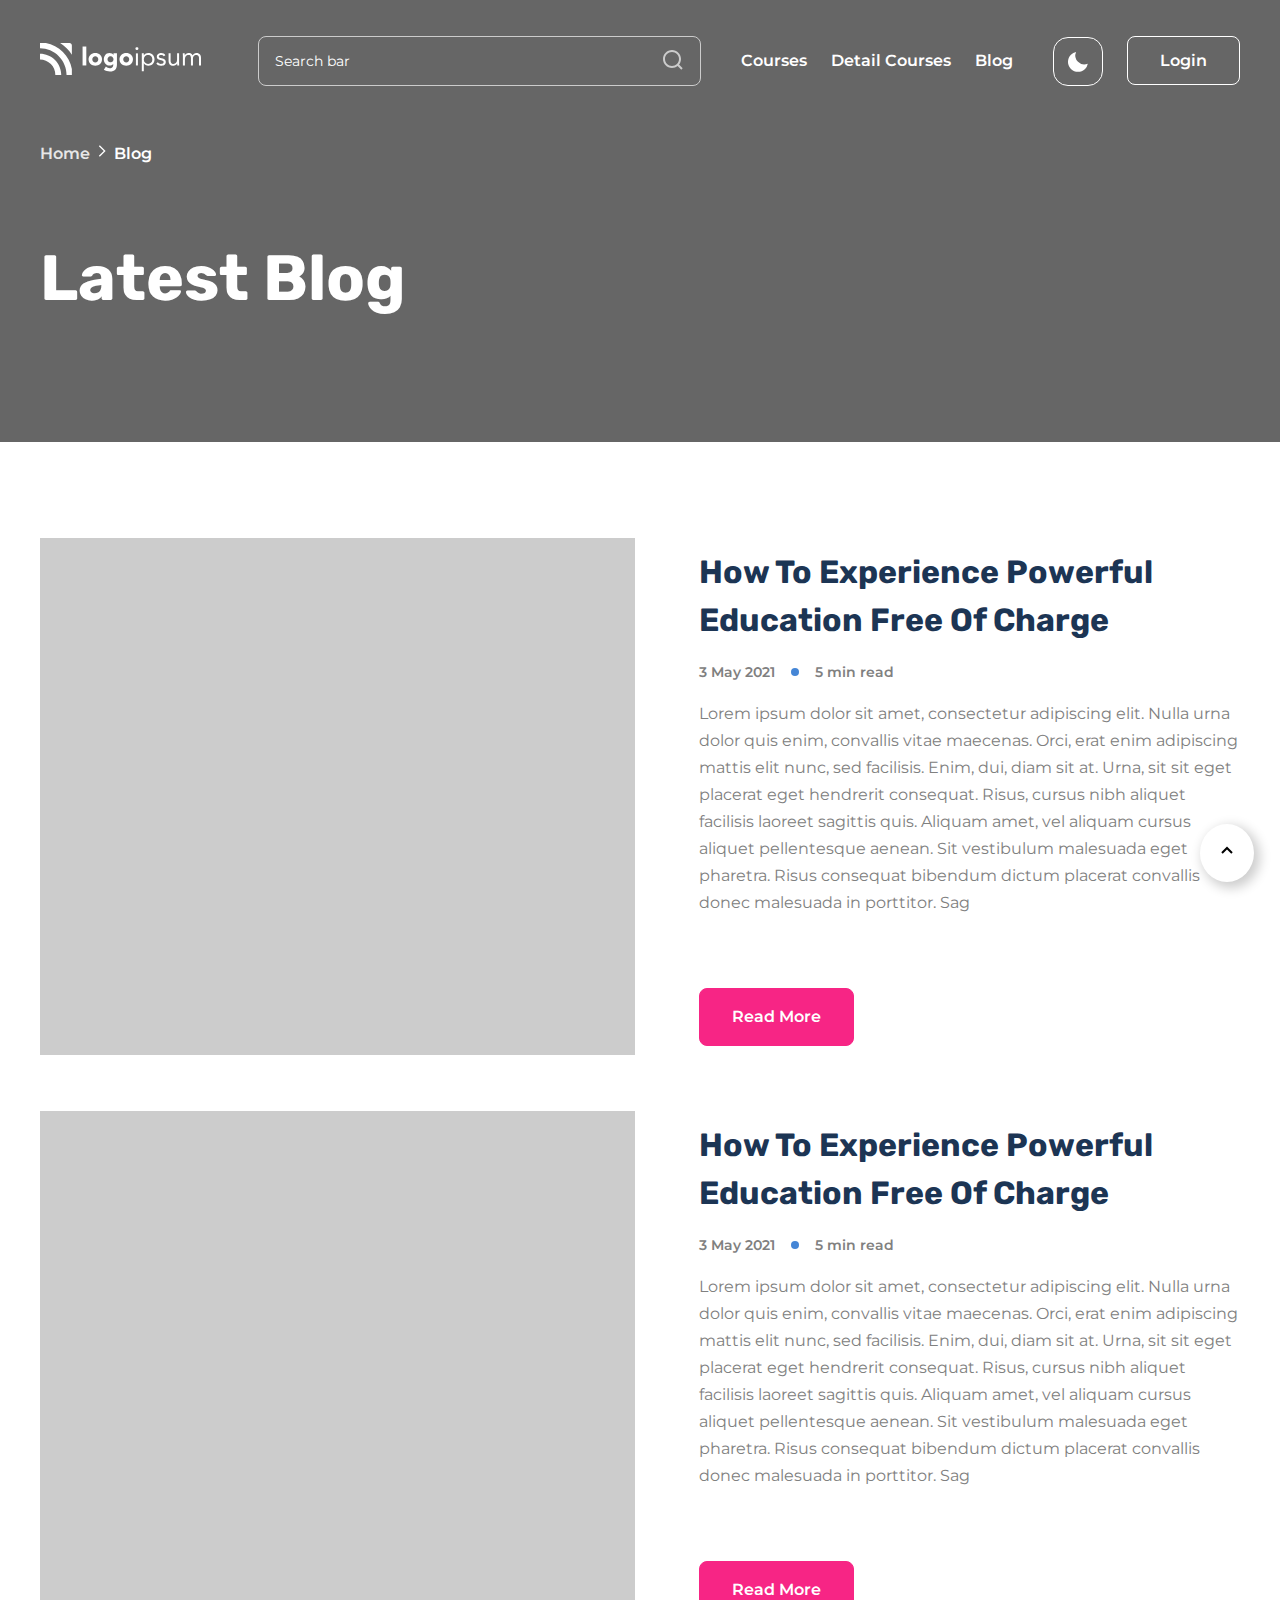
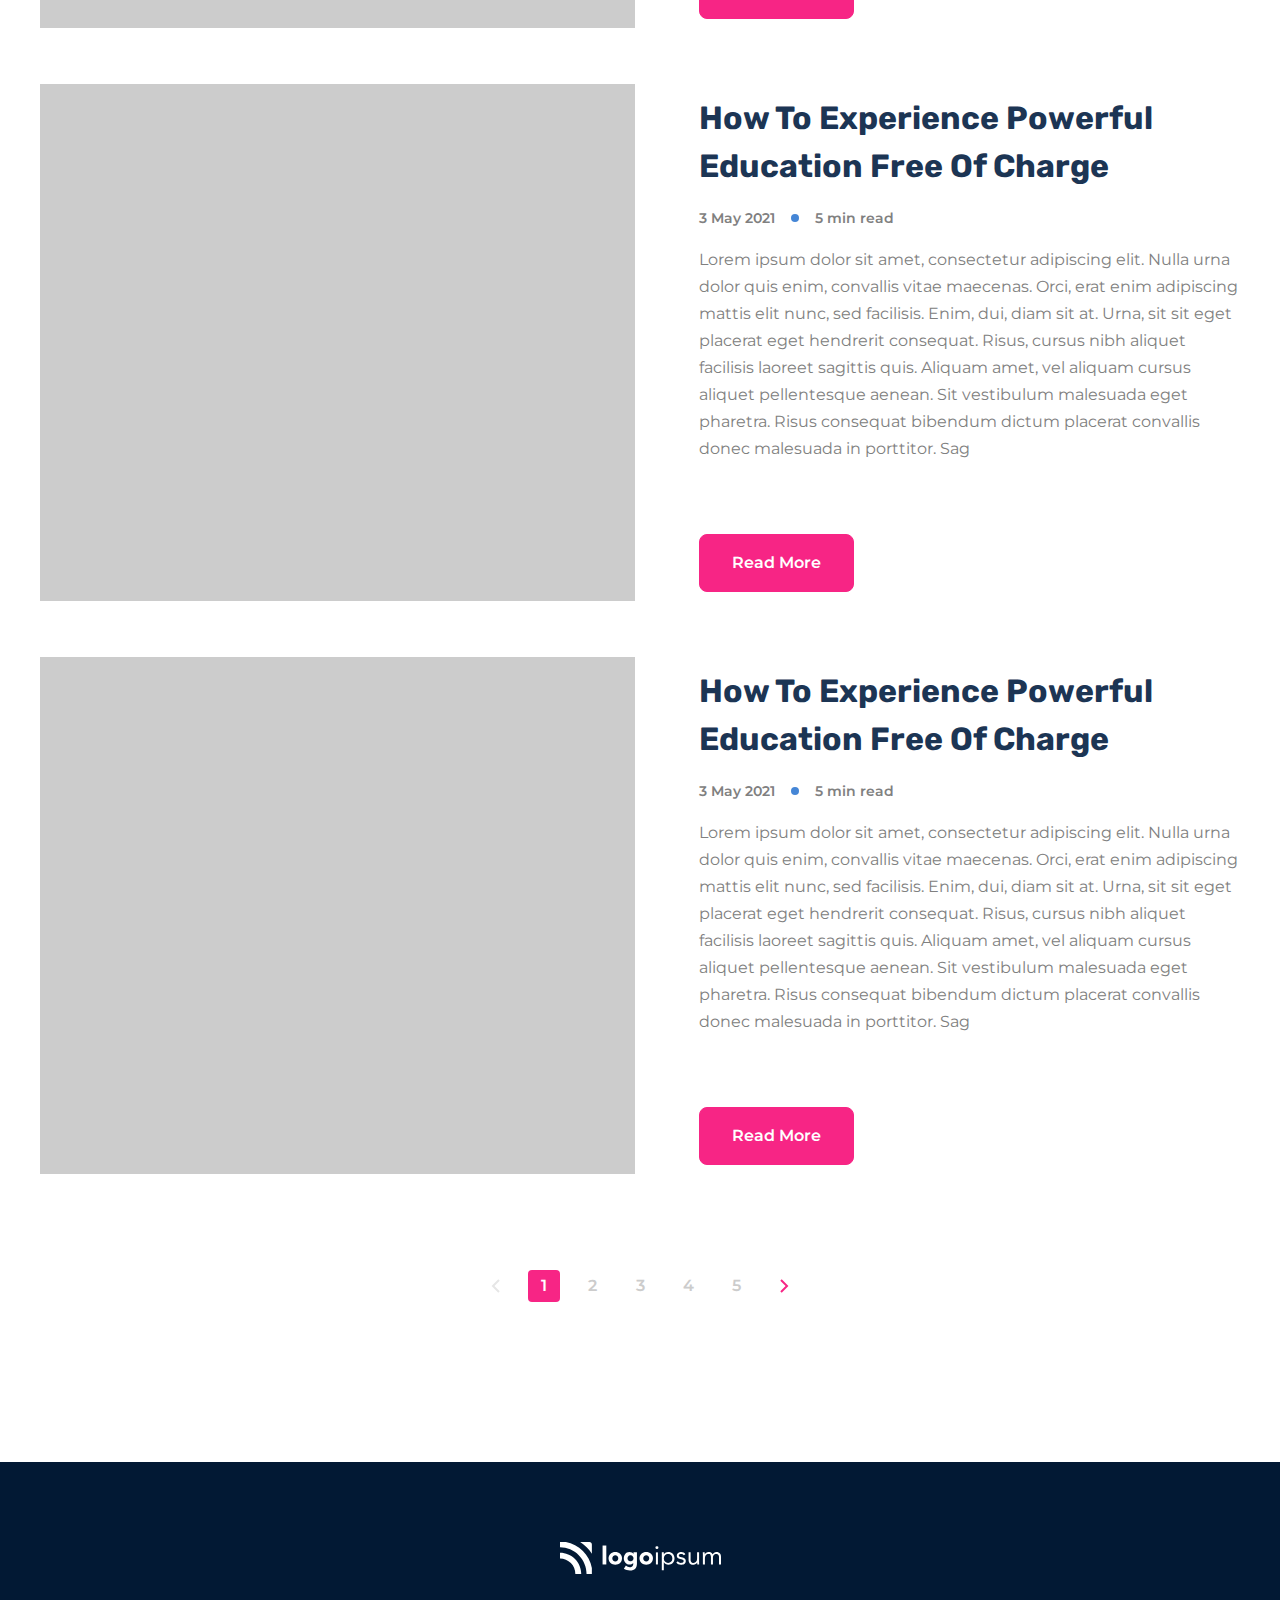
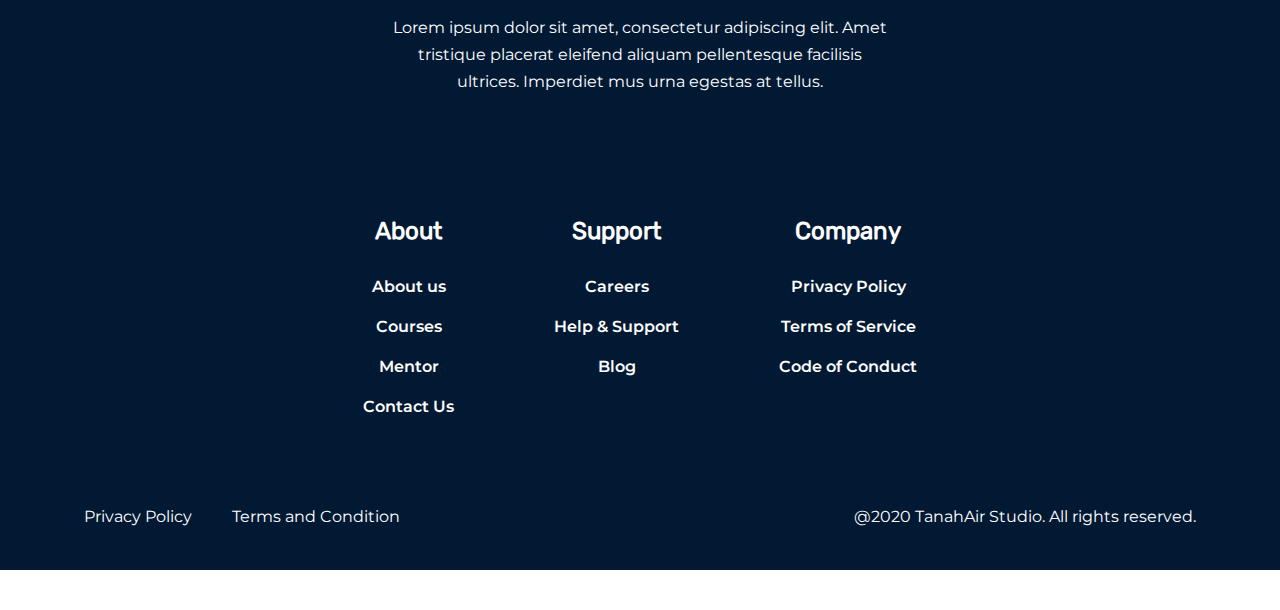
<file: pages/blog.html>
<!DOCTYPE html>
<html lang="en">
  <head>
    <meta charset="UTF-8" />
    <meta name="viewport" content="width=device-width, initial-scale=1.0" />
    <title>Education | Blog</title>
    <link rel="stylesheet" href="../scss/style.css" />
  </head>
  <body class="blog-page">
    <header id="navbar">
      <div class="container">
        <nav class="nav">
          <a href="../index.html" class="logo">
            <svg width="161" height="32" viewBox="0 0 161 32" fill="none" xmlns="http://www.w3.org/2000/svg">
              <path d="M0 10.6653V16.5895C2.01585 16.5881 4.01219 16.9859 5.87479 17.7601C7.73739 18.5343 9.4297 19.6697 10.8549 21.1015C12.2797 22.5327 13.4097 24.2319 14.1802 26.1019C14.9507 27.9719 15.3466 29.9762 15.3453 32H21.2402C21.2349 26.344 18.9955 20.9212 15.0135 16.9215C11.0314 12.9217 5.632 10.6717 0 10.6653H0Z" fill=""/>
              <path d="M29.4803 0H20.1382C24.8642 3.00768 28.8687 7.02862 31.8643 11.7743V2.39241C31.8639 1.75775 31.6125 1.14924 31.1655 0.700619C30.7184 0.252003 30.1123 -1.57043e-07 29.4803 0Z" fill=""/>
              <path d="M5.86977 0H0V5.33388C7.04017 5.34123 13.7899 8.15302 18.7681 13.1523C23.7464 18.1515 26.5465 24.9298 26.554 31.9999H31.8645V26.1052C30.6638 19.6265 27.5376 13.6648 22.8976 9.00502C18.2575 4.34523 12.321 1.20578 5.86977 0Z" fill=""/>
              <path d="M46.3133 3.52246H42.5718V22.4613H46.3133V3.52246Z" fill=""/>
              <path d="M60.0706 11.7281C59.4477 11.1594 58.7186 10.7206 57.9256 10.4371C56.2221 9.83639 54.3656 9.83639 52.6621 10.4371C51.8688 10.7204 51.1394 11.1593 50.5163 11.7281C49.9053 12.2938 49.4171 12.9801 49.0824 13.7441C48.7365 14.5775 48.5583 15.4714 48.5583 16.3744C48.5583 17.2773 48.7365 18.1713 49.0824 19.0047C49.4158 19.7708 49.9041 20.459 50.5163 21.0257C51.1383 21.5949 51.8673 22.0336 52.6604 22.3158C54.3638 22.9176 56.2206 22.9176 57.924 22.3158C58.7174 22.0336 59.4466 21.5949 60.0689 21.0257C60.6809 20.4588 61.1691 19.7706 61.5028 19.0047C61.8488 18.1713 62.0269 17.2773 62.0269 16.3744C62.0269 15.4714 61.8488 14.5775 61.5028 13.7441C61.1684 12.9804 60.6809 12.2941 60.0706 11.7281ZM57.5013 18.6047C56.8954 19.1528 56.1089 19.4561 55.2935 19.4561C54.478 19.4561 53.6915 19.1528 53.0856 18.6047C52.5763 17.9734 52.2985 17.1856 52.2985 16.3731C52.2985 15.5606 52.5763 14.7728 53.0856 14.1415C53.6915 13.5934 54.478 13.2901 55.2935 13.2901C56.1089 13.2901 56.8954 13.5934 57.5013 14.1415C58.0106 14.7728 58.2884 15.5606 58.2884 16.3731C58.2884 17.1856 58.0106 17.9734 57.5013 18.6047Z" fill=""/>
              <path d="M73.5031 11.8903H73.4562C73.2831 11.6464 73.0822 11.4237 72.8575 11.2268C72.5852 10.9849 72.2838 10.7784 71.9602 10.612C71.1424 10.1906 70.2346 9.97586 69.3155 9.98635C68.51 9.97219 67.7135 10.1573 66.9961 10.5253C66.3276 10.8729 65.7374 11.3547 65.262 11.9409C64.7772 12.545 64.4053 13.2323 64.1643 13.9695C63.9081 14.729 63.7775 15.5255 63.7778 16.3274C63.7683 17.1881 63.912 18.0437 64.2021 18.8537C64.4649 19.5929 64.8746 20.2708 65.4062 20.8461C65.9359 21.4091 66.5787 21.8526 67.2921 22.1472C68.0677 22.4646 68.899 22.6221 69.7364 22.6103C70.3559 22.5996 70.9684 22.4766 71.5443 22.2474C72.1902 22.0013 72.7498 21.57 73.1535 21.0069H73.2038V22.1859C73.2178 22.5791 73.1533 22.9712 73.014 23.339C72.8748 23.7068 72.6636 24.0428 72.3929 24.3274C72.0495 24.6325 71.648 24.8645 71.2127 25.0092C70.7774 25.1539 70.3174 25.2085 69.8605 25.1695C69.1361 25.1776 68.4181 25.0324 67.7533 24.7434C67.0918 24.4465 66.4746 24.0588 65.9194 23.5914L63.8491 26.6945C64.6953 27.379 65.6845 27.8629 66.7429 28.1101C67.7902 28.3519 68.8614 28.4737 69.936 28.473C72.2973 28.473 74.0557 27.876 75.2112 26.6819C76.3668 25.4878 76.9448 23.7384 76.9453 21.4339V10.287H73.5073L73.5031 11.8903ZM73.2784 17.439C73.1308 17.7954 72.9145 18.1191 72.642 18.3914C72.3645 18.669 72.0392 18.8939 71.6818 19.055C71.3108 19.2204 70.9093 19.3059 70.5033 19.3059C70.0973 19.3059 69.6958 19.2204 69.3247 19.055C68.9721 18.8916 68.6511 18.667 68.3763 18.3914C68.1026 18.1168 67.8855 17.7907 67.7373 17.4318C67.5891 17.0729 67.5129 16.6881 67.5129 16.2996C67.5129 15.9111 67.5891 15.5263 67.7373 15.1674C67.8855 14.8085 68.1026 14.4824 68.3763 14.2078C68.6512 13.9322 68.9722 13.7073 69.3247 13.5434C69.6959 13.3785 70.0974 13.2933 70.5033 13.2933C70.9092 13.2933 71.3106 13.3785 71.6818 13.5434C72.0391 13.7051 72.3643 13.9302 72.642 14.2078C73.0536 14.6233 73.3336 15.1518 73.4469 15.7267C73.5601 16.3016 73.5015 16.8974 73.2784 17.439Z" fill=""/>
              <path d="M91.0015 11.7281C90.3786 11.1594 89.6496 10.7206 88.8565 10.4371C87.153 9.83639 85.2965 9.83639 83.593 10.4371C82.7997 10.7204 82.0703 11.1593 81.4472 11.7281C80.8362 12.2938 80.348 12.9801 80.0133 13.7441C79.6674 14.5775 79.4893 15.4714 79.4893 16.3744C79.4893 17.2773 79.6674 18.1713 80.0133 19.0047C80.3468 19.7708 80.835 20.459 81.4472 21.0257C82.0697 21.5951 82.7993 22.0338 83.593 22.3158C85.2964 22.9176 87.1532 22.9176 88.8565 22.3158C89.65 22.0336 90.3792 21.5949 91.0015 21.0257C91.6137 20.459 92.102 19.7708 92.4354 19.0047C92.7814 18.1713 92.9595 17.2773 92.9595 16.3744C92.9595 15.4714 92.7814 14.5775 92.4354 13.7441C92.1007 12.9801 91.6126 12.2938 91.0015 11.7281ZM88.4322 18.6047C87.8264 19.1528 87.0398 19.4561 86.2244 19.4561C85.4089 19.4561 84.6224 19.1528 84.0165 18.6047C83.5073 17.9734 83.2294 17.1856 83.2294 16.3731C83.2294 15.5606 83.5073 14.7728 84.0165 14.1415C84.6224 13.5934 85.4089 13.2901 86.2244 13.2901C87.0398 13.2901 87.8264 13.5934 88.4322 14.1415C88.9415 14.7728 89.2193 15.5606 89.2193 16.3731C89.2193 17.1856 88.9415 17.9734 88.4322 18.6047Z" fill=""/>
              <path d="M97.9226 10.3713H95.916V22.4614H97.9226V10.3713Z" fill=""/>
              <path d="M96.92 4.1719C96.7254 4.16818 96.5322 4.20529 96.3528 4.28083C96.1733 4.35638 96.0115 4.46871 95.8777 4.61063C95.6737 4.81721 95.5351 5.07981 95.4795 5.36535C95.4238 5.65088 95.4536 5.94657 95.565 6.21514C95.6764 6.48372 95.8645 6.71316 96.1056 6.87456C96.3466 7.03596 96.6299 7.12208 96.9196 7.12208C97.2093 7.12208 97.4926 7.03596 97.7336 6.87456C97.9747 6.71316 98.1628 6.48372 98.2742 6.21514C98.3856 5.94657 98.4154 5.65088 98.3597 5.36535C98.3041 5.07981 98.1655 4.81721 97.9615 4.61063C97.8279 4.46865 97.6663 4.35627 97.4869 4.28072C97.3076 4.20516 97.1145 4.16809 96.92 4.1719Z" fill=""/>
              <path d="M112.766 11.8738C112.202 11.295 111.523 10.8415 110.773 10.5424C109.95 10.2167 109.072 10.0545 108.188 10.0649C107.354 10.0553 106.531 10.2413 105.782 10.6081C105.044 10.9764 104.391 11.4953 103.865 12.1314H103.811V10.3715H101.807V28.352H103.811V20.3184H103.862C104.288 21.0552 104.909 21.6591 105.656 22.0632C106.523 22.5507 107.504 22.7961 108.498 22.7739C109.311 22.7791 110.117 22.6163 110.865 22.2956C111.587 21.9879 112.239 21.5351 112.781 20.9651C113.331 20.3825 113.764 19.6985 114.055 18.9508C114.672 17.3195 114.672 15.5176 114.055 13.8864C113.761 13.1369 113.323 12.453 112.766 11.8738ZM112.058 18.1895C111.871 18.7159 111.579 19.1982 111.199 19.6065C110.819 20.0149 110.359 20.3405 109.849 20.5634C108.72 21.0275 107.455 21.0275 106.327 20.5634C105.816 20.3405 105.356 20.0146 104.975 19.6058C104.595 19.197 104.302 18.7141 104.115 18.187C103.721 17.0412 103.721 15.7959 104.115 14.6502C104.302 14.1231 104.595 13.6401 104.975 13.2314C105.356 12.8226 105.816 12.4966 106.327 12.2738C107.455 11.8096 108.72 11.8096 109.849 12.2738C110.36 12.4966 110.82 12.8226 111.2 13.2314C111.581 13.6401 111.874 14.1231 112.061 14.6502C112.455 15.7959 112.455 17.0412 112.061 18.187L112.058 18.1895Z" fill=""/>
              <path d="M124.625 16.421C124.244 16.1347 123.82 15.9123 123.368 15.7625C122.871 15.5944 122.364 15.4604 121.85 15.3616C121.464 15.2954 121.082 15.2094 120.705 15.104C120.369 15.0123 120.042 14.8912 119.727 14.7419C119.475 14.627 119.248 14.4647 119.057 14.2635C118.894 14.0837 118.807 13.8479 118.813 13.605C118.809 13.343 118.885 13.086 119.031 12.869C119.176 12.6547 119.364 12.474 119.584 12.3393C119.819 12.1965 120.076 12.0919 120.344 12.0294C120.618 11.9613 120.9 11.9265 121.182 11.9259C121.72 11.9091 122.252 12.0482 122.713 12.3267C123.129 12.5898 123.477 12.9482 123.729 13.3726L125.401 12.2619C125.031 11.5277 124.429 10.9371 123.69 10.5819C122.945 10.2344 122.132 10.058 121.311 10.0657C120.754 10.0643 120.2 10.1426 119.665 10.2981C119.152 10.4449 118.665 10.6723 118.223 10.9718C117.8 11.2584 117.448 11.6383 117.194 12.0825C116.931 12.5555 116.798 13.0903 116.809 13.632C116.788 14.1622 116.907 14.6886 117.156 15.157C117.382 15.5488 117.698 15.8808 118.078 16.1254C118.497 16.3909 118.952 16.5953 119.428 16.7326C119.943 16.8875 120.483 17.0254 121.049 17.1461C121.375 17.2151 121.693 17.2926 122.001 17.3785C122.29 17.4564 122.567 17.5737 122.824 17.7271C123.051 17.8622 123.248 18.0425 123.403 18.2568C123.557 18.4942 123.634 18.7743 123.622 19.0576C123.631 19.3554 123.55 19.6489 123.39 19.8997C123.231 20.1375 123.02 20.3361 122.773 20.4808C122.506 20.6405 122.215 20.7543 121.911 20.8176C121.603 20.8857 121.288 20.9204 120.972 20.9212C120.347 20.9455 119.727 20.7932 119.184 20.4816C118.684 20.1623 118.245 19.7569 117.885 19.2842L116.292 20.5246C116.785 21.2938 117.485 21.9069 118.311 22.293C119.158 22.6304 120.063 22.7931 120.974 22.7713C121.567 22.7718 122.158 22.7026 122.734 22.565C123.283 22.4376 123.806 22.2147 124.278 21.9065C124.729 21.6057 125.103 21.2016 125.368 20.7275C125.656 20.1895 125.799 19.5849 125.781 18.9743C125.797 18.4493 125.692 17.9278 125.472 17.4509C125.273 17.0466 124.983 16.6942 124.625 16.421Z" fill=""/>
              <path d="M139.082 19.594V10.3713H137.075V16.2661C137.082 16.9016 137.008 17.5353 136.857 18.1524C136.728 18.6813 136.5 19.1808 136.186 19.6244C135.887 20.0367 135.488 20.3657 135.028 20.5801C134.498 20.8164 133.923 20.9315 133.343 20.917C132.951 20.9488 132.557 20.8856 132.195 20.7328C131.832 20.58 131.511 20.3419 131.259 20.0387C130.777 19.3344 130.541 18.4895 130.588 17.6362V10.3713H128.582V17.8374C128.576 18.5142 128.667 19.1883 128.852 19.8391C129.013 20.416 129.3 20.95 129.69 21.4029C130.082 21.8456 130.569 22.1915 131.116 22.4134C131.767 22.6686 132.462 22.7917 133.161 22.7755C133.631 22.7793 134.099 22.7138 134.551 22.581C134.958 22.4619 135.347 22.2883 135.708 22.0648C136.036 21.8618 136.334 21.6141 136.595 21.3288C136.829 21.0749 137.024 20.7874 137.174 20.4757H137.226C137.226 20.821 137.234 21.1578 137.252 21.4862C137.269 21.8147 137.277 22.142 137.277 22.4681H139.181C139.181 22.0712 139.164 21.6319 139.129 21.1502C139.094 20.6686 139.079 20.1498 139.082 19.594Z" fill=""/>
              <path d="M160.768 13.0198C160.634 12.4348 160.37 11.8878 159.996 11.4198C159.618 10.967 159.131 10.619 158.581 10.4093C157.889 10.1583 157.156 10.0401 156.42 10.0606C155.622 10.0256 154.831 10.2375 154.156 10.6678C153.531 11.1185 153.005 11.6949 152.613 12.3604C152.511 12.1532 152.377 11.9163 152.214 11.6497C152.032 11.3617 151.802 11.1081 151.533 10.9002C151.202 10.6479 150.834 10.449 150.442 10.3107C149.916 10.1331 149.363 10.0498 148.808 10.0648C148.338 10.0609 147.87 10.1265 147.419 10.2594C147.012 10.3785 146.623 10.5521 146.261 10.7756C145.933 10.9788 145.635 11.2265 145.374 11.5116C145.14 11.7654 144.945 12.0529 144.796 12.3646H144.744C144.744 12.0194 144.735 11.6842 144.719 11.3541C144.702 11.024 144.693 10.6998 144.693 10.3722H142.789C142.789 10.7691 142.806 11.2084 142.84 11.6901C142.874 12.1718 142.891 12.6885 142.891 13.2404V22.4623H144.9V16.5726C144.893 15.9368 144.967 15.3028 145.119 14.6855C145.247 14.1563 145.474 13.6567 145.789 13.2135C146.088 12.801 146.486 12.472 146.947 12.2577C147.477 12.0212 148.052 11.9062 148.632 11.9208C148.975 11.8914 149.321 11.9538 149.632 12.1017C149.944 12.2496 150.211 12.4777 150.406 12.7629C150.837 13.649 151.024 14.6347 150.947 15.6177V22.464H152.95V15.4863C152.944 14.9891 153.027 14.4948 153.194 14.0269C153.343 13.6122 153.571 13.2306 153.865 12.9036C154.143 12.5974 154.48 12.3513 154.856 12.1802C155.235 12.0075 155.648 11.9193 156.065 11.9217C156.56 11.9036 157.053 12.0007 157.505 12.2055C157.862 12.3783 158.17 12.6359 158.405 12.9558C158.631 13.2725 158.789 13.6329 158.869 14.0143C158.955 14.4133 158.998 14.8204 158.997 15.2286V22.4623H161V15.125C161.007 14.4165 160.929 13.7096 160.768 13.0198Z" fill=""/>
            </svg>
          </a>
          <div class="nav-list">
            <label class="search-container">
              <input id="search" type="text" placeholder="Search bar">
              <svg width="24" height="24" viewBox="0 0 24 24" fill="none" xmlns="http://www.w3.org/2000/svg">
                <path fill-rule="evenodd" clip-rule="evenodd" d="M21.707 20.293L18.025 16.611C19.258 15.071 20 13.122 20 11C20 6.038 15.962 2 11 2C6.038 2 2 6.038 2 11C2 15.962 6.038 20 11 20C13.122 20 15.071 19.258 16.611 18.025L20.293 21.707L21.707 20.293ZM4 11C4 7.14 7.14 4 11 4C14.86 4 18 7.14 18 11C18 14.86 14.86 18 11 18C7.14 18 4 14.86 4 11Z" fill=""/>
              </svg>
            </label>
            <ul>
              <li>
                <a href="./courses.html">Courses</a>
              </li>
              <li>
                <a href="./details.html">Detail Courses</a>
              </li>
              <li>
                <a href="#">Blog</a>
              </li>
            </ul>
            <div class="header-btns">
              <button id="light-dark" class="dark-mode">
                <svg xmlns="http://www.w3.org/2000/svg" width="24" height="24" viewBox="0 0 24 24"><path d="M12 11.807A9.002 9.002 0 0 1 10.049 2a9.942 9.942 0 0 0-5.12 2.735c-3.905 3.905-3.905 10.237 0 14.142 3.906 3.906 10.237 3.905 14.143 0a9.946 9.946 0 0 0 2.735-5.119A9.003 9.003 0 0 1 12 11.807z"></path></svg>
              </button>
              <button>
                <a class="nav-lastLink" href="./account.html">Login</a>
              </button>
            </div>
          </div>
          <button class="menu-btn">
            <svg xmlns="http://www.w3.org/2000/svg" width="24" height="24" viewBox="0 0 24 24" style="fill: #1C3554;"><path d="M4 6h16v2H4zm0 5h16v2H4zm0 5h16v2H4z"></path></svg>
          </button>
        </nav>  
      </div>
    </header>

    <main>
      <div class="hero-section">
        <div class="container">
          <div class="hero-section-content">
            <div>
              <a href="../index.html">Home</a>
              <svg width="16" height="16" viewBox="0 0 16 16" fill="none" xmlns="http://www.w3.org/2000/svg">
                <path d="M4.86206 3.13798L9.72406 7.99998L4.86206 12.862L5.80473 13.8046L11.6094 7.99998L5.80473 2.19531L4.86206 3.13798Z" fill="white"/>
              </svg>
              <a href="./blog.html">Blog</a>
            </div>
            <h1>Latest Blog</h1>
          </div>
        </div>
      </div>
      <div class="power-section">
        <div class="container">
          <div class="power-section-content">
            <div class="power-part">
              <div class="power-left"></div>
              <div class="power-right">
                <h2>How to experience powerful education free of charge</h2>
                <div>
                  <h3>3 May 2021</h3>
                  <svg width="8" height="8" viewBox="0 0 8 8" fill="none" xmlns="http://www.w3.org/2000/svg">
                    <circle cx="4" cy="4" r="4" fill="#4586D6"/>
                  </svg>
                  <h3>5 min read</h3>
                </div>
                <p>Lorem ipsum dolor sit amet, consectetur adipiscing elit. Nulla urna dolor quis enim, convallis vitae maecenas. Orci, erat enim adipiscing mattis elit nunc, sed facilisis. Enim, dui, diam sit at. Urna, sit sit eget placerat eget hendrerit consequat. Risus, cursus nibh aliquet facilisis laoreet sagittis quis. Aliquam amet, vel aliquam cursus aliquet pellentesque aenean. Sit vestibulum malesuada eget pharetra. Risus consequat bibendum dictum placerat convallis donec malesuada in porttitor. Sag</p>
                <button>Read More</button>
              </div>
            </div>
            <div class="power-part">
              <div class="power-left"></div>
              <div class="power-right">
                <h2>How to experience powerful education free of charge</h2>
                <div>
                  <h3>3 May 2021</h3>
                  <svg width="8" height="8" viewBox="0 0 8 8" fill="none" xmlns="http://www.w3.org/2000/svg">
                    <circle cx="4" cy="4" r="4" fill="#4586D6"/>
                  </svg>
                  <h3>5 min read</h3>
                </div>
                <p>Lorem ipsum dolor sit amet, consectetur adipiscing elit. Nulla urna dolor quis enim, convallis vitae maecenas. Orci, erat enim adipiscing mattis elit nunc, sed facilisis. Enim, dui, diam sit at. Urna, sit sit eget placerat eget hendrerit consequat. Risus, cursus nibh aliquet facilisis laoreet sagittis quis. Aliquam amet, vel aliquam cursus aliquet pellentesque aenean. Sit vestibulum malesuada eget pharetra. Risus consequat bibendum dictum placerat convallis donec malesuada in porttitor. Sag</p>
                <button>Read More</button>
              </div>
            </div>
            <div class="power-part">
              <div class="power-left"></div>
              <div class="power-right">
                <h2>How to experience powerful education free of charge</h2>
                <div>
                  <h3>3 May 2021</h3>
                  <svg width="8" height="8" viewBox="0 0 8 8" fill="none" xmlns="http://www.w3.org/2000/svg">
                    <circle cx="4" cy="4" r="4" fill="#4586D6"/>
                  </svg>
                  <h3>5 min read</h3>
                </div>
                <p>Lorem ipsum dolor sit amet, consectetur adipiscing elit. Nulla urna dolor quis enim, convallis vitae maecenas. Orci, erat enim adipiscing mattis elit nunc, sed facilisis. Enim, dui, diam sit at. Urna, sit sit eget placerat eget hendrerit consequat. Risus, cursus nibh aliquet facilisis laoreet sagittis quis. Aliquam amet, vel aliquam cursus aliquet pellentesque aenean. Sit vestibulum malesuada eget pharetra. Risus consequat bibendum dictum placerat convallis donec malesuada in porttitor. Sag</p>
                <button>Read More</button>
              </div>
            </div>
            <div class="power-part">
              <div class="power-left"></div>
              <div class="power-right">
                <h2>How to experience powerful education free of charge</h2>
                <div>
                  <h3>3 May 2021</h3>
                  <svg width="8" height="8" viewBox="0 0 8 8" fill="none" xmlns="http://www.w3.org/2000/svg">
                    <circle cx="4" cy="4" r="4" fill="#4586D6"/>
                  </svg>
                  <h3>5 min read</h3>
                </div>
                <p>Lorem ipsum dolor sit amet, consectetur adipiscing elit. Nulla urna dolor quis enim, convallis vitae maecenas. Orci, erat enim adipiscing mattis elit nunc, sed facilisis. Enim, dui, diam sit at. Urna, sit sit eget placerat eget hendrerit consequat. Risus, cursus nibh aliquet facilisis laoreet sagittis quis. Aliquam amet, vel aliquam cursus aliquet pellentesque aenean. Sit vestibulum malesuada eget pharetra. Risus consequat bibendum dictum placerat convallis donec malesuada in porttitor. Sag</p>
                <button>Read More</button>
              </div>
            </div>
            <div class="blog-page">
              <svg width="16" height="16" viewBox="0 0 16 16" fill="none" xmlns="http://www.w3.org/2000/svg">
                <path fill-rule="evenodd" clip-rule="evenodd" d="M11.7071 13.2929L10.2929 14.7071L3.58582 8.00001L10.2929 1.29291L11.7071 2.70712L6.41424 8.00001L11.7071 13.2929Z" fill="#E6E6E6"/>
              </svg>
              <div>
                <button>1</button>
                <button>2</button>
                <button>3</button>
                <button>4</button>
                <button>5</button>
              </div>
              <svg width="16" height="16" viewBox="0 0 16 16" fill="none" xmlns="http://www.w3.org/2000/svg">
                <path fill-rule="evenodd" clip-rule="evenodd" d="M9.58574 8.00001L4.29285 2.70712L5.70706 1.29291L12.4142 8.00001L5.70706 14.7071L4.29285 13.2929L9.58574 8.00001Z" fill="#F72585"/>
              </svg>
            </div>
          </div>
        </div>
      </div>
    </main>

    <footer>
      <div class="container">
        <div class="footer-content">
          <div class="footer-top">
            <div class="footer-left">
              <a href="../index.html">
                <svg width="161" height="32" viewBox="0 0 161 32" fill="none" xmlns="http://www.w3.org/2000/svg">
                  <path d="M0 10.665V16.5892C2.01585 16.5878 4.01219 16.9856 5.87479 17.7598C7.73739 18.534 9.4297 19.6695 10.8549 21.1012C12.2797 22.5324 13.4097 24.2316 14.1802 26.1017C14.9507 27.9717 15.3466 29.9759 15.3453 31.9997H21.2402C21.2349 26.3438 18.9955 20.921 15.0135 16.9212C11.0314 12.9215 5.632 10.6715 0 10.665H0Z" fill="white"/>
                  <path d="M29.4803 0H20.1382C24.8642 3.00768 28.8687 7.02862 31.8643 11.7743V2.39241C31.8639 1.75775 31.6125 1.14924 31.1655 0.700619C30.7184 0.252003 30.1123 -1.57043e-07 29.4803 0Z" fill="white"/>
                  <path d="M5.86977 0H0V5.33388C7.04017 5.34123 13.7899 8.15302 18.7681 13.1523C23.7464 18.1515 26.5465 24.9298 26.554 31.9999H31.8645V26.1052C30.6638 19.6265 27.5376 13.6648 22.8976 9.00502C18.2575 4.34523 12.321 1.20578 5.86977 0Z" fill="white"/>
                  <path d="M46.3136 3.52246H42.572V22.4613H46.3136V3.52246Z" fill="white"/>
                  <path d="M60.0706 11.7278C59.4477 11.1592 58.7186 10.7204 57.9256 10.4369C56.2221 9.83615 54.3656 9.83615 52.6621 10.4369C51.8688 10.7202 51.1394 11.159 50.5163 11.7278C49.9053 12.2935 49.4171 12.9799 49.0824 13.7438C48.7365 14.5772 48.5583 15.4712 48.5583 16.3741C48.5583 17.277 48.7365 18.171 49.0824 19.0044C49.4158 19.7706 49.9041 20.4588 50.5163 21.0255C51.1383 21.5947 51.8673 22.0333 52.6604 22.3156C54.3638 22.9174 56.2206 22.9174 57.924 22.3156C58.7174 22.0333 59.4466 21.5947 60.0689 21.0255C60.6809 20.4585 61.1691 19.7704 61.5028 19.0044C61.8488 18.171 62.0269 17.277 62.0269 16.3741C62.0269 15.4712 61.8488 14.5772 61.5028 13.7438C61.1684 12.9801 60.6809 12.2938 60.0706 11.7278ZM57.5013 18.6044C56.8954 19.1525 56.1089 19.4558 55.2935 19.4558C54.478 19.4558 53.6915 19.1525 53.0856 18.6044C52.5763 17.9731 52.2985 17.1853 52.2985 16.3728C52.2985 15.5604 52.5763 14.7726 53.0856 14.1413C53.6915 13.5932 54.478 13.2899 55.2935 13.2899C56.1089 13.2899 56.8954 13.5932 57.5013 14.1413C58.0106 14.7726 58.2884 15.5604 58.2884 16.3728C58.2884 17.1853 58.0106 17.9731 57.5013 18.6044Z" fill="white"/>
                  <path d="M73.5031 11.8901H73.4562C73.2831 11.6462 73.0822 11.4234 72.8575 11.2265C72.5852 10.9847 72.2838 10.7781 71.9602 10.6118C71.1424 10.1904 70.2346 9.97562 69.3155 9.98611C68.51 9.97194 67.7135 10.157 66.9961 10.5251C66.3276 10.8727 65.7374 11.3545 65.262 11.9406C64.7772 12.5448 64.4053 13.2321 64.1643 13.9693C63.9081 14.7287 63.7775 15.5252 63.7778 16.3271C63.7683 17.1879 63.912 18.0434 64.2021 18.8534C64.4649 19.5927 64.8746 20.2705 65.4062 20.8459C65.9359 21.4089 66.5787 21.8524 67.2921 22.1469C68.0677 22.4644 68.899 22.6219 69.7364 22.6101C70.3559 22.5993 70.9684 22.4764 71.5443 22.2471C72.1902 22.0011 72.7498 21.5697 73.1535 21.0067H73.2038V22.1856C73.2178 22.5789 73.1533 22.971 73.014 23.3387C72.8748 23.7065 72.6636 24.0426 72.3929 24.3271C72.0495 24.6322 71.648 24.8642 71.2127 25.009C70.7774 25.1537 70.3174 25.2082 69.8605 25.1692C69.1361 25.1774 68.4181 25.0322 67.7533 24.7431C67.0918 24.4463 66.4746 24.0586 65.9194 23.5911L63.8491 26.6943C64.6953 27.3788 65.6845 27.8627 66.7429 28.1098C67.7902 28.3517 68.8614 28.4734 69.936 28.4728C72.2973 28.4728 74.0557 27.8757 75.2112 26.6816C76.3668 25.4875 76.9448 23.7382 76.9453 21.4337V10.2867H73.5073L73.5031 11.8901ZM73.2784 17.4387C73.1308 17.7952 72.9145 18.1189 72.642 18.3911C72.3645 18.6688 72.0392 18.8936 71.6818 19.0547C71.3108 19.2202 70.9093 19.3057 70.5033 19.3057C70.0973 19.3057 69.6958 19.2202 69.3247 19.0547C68.9721 18.8914 68.6511 18.6667 68.3763 18.3911C68.1026 18.1165 67.8855 17.7905 67.7373 17.4315C67.5891 17.0726 67.5129 16.6879 67.5129 16.2994C67.5129 15.9108 67.5891 15.5261 67.7373 15.1672C67.8855 14.8082 68.1026 14.4822 68.3763 14.2076C68.6512 13.932 68.9722 13.7071 69.3247 13.5431C69.6959 13.3782 70.0974 13.293 70.5033 13.293C70.9092 13.293 71.3106 13.3782 71.6818 13.5431C72.0391 13.7048 72.3643 13.9299 72.642 14.2076C73.0536 14.623 73.3336 15.1515 73.4469 15.7265C73.5601 16.3014 73.5015 16.8971 73.2784 17.4387Z" fill="white"/>
                  <path d="M91.0015 11.7278C90.3786 11.1592 89.6496 10.7204 88.8565 10.4369C87.153 9.83615 85.2965 9.83615 83.593 10.4369C82.7997 10.7202 82.0703 11.159 81.4472 11.7278C80.8362 12.2935 80.348 12.9799 80.0133 13.7438C79.6674 14.5772 79.4893 15.4712 79.4893 16.3741C79.4893 17.277 79.6674 18.171 80.0133 19.0044C80.3468 19.7706 80.835 20.4588 81.4472 21.0255C82.0697 21.5949 82.7993 22.0335 83.593 22.3156C85.2964 22.9174 87.1532 22.9174 88.8565 22.3156C89.65 22.0333 90.3792 21.5947 91.0015 21.0255C91.6137 20.4588 92.102 19.7706 92.4354 19.0044C92.7814 18.171 92.9595 17.277 92.9595 16.3741C92.9595 15.4712 92.7814 14.5772 92.4354 13.7438C92.1007 12.9799 91.6126 12.2935 91.0015 11.7278ZM88.4322 18.6044C87.8264 19.1525 87.0398 19.4558 86.2244 19.4558C85.4089 19.4558 84.6224 19.1525 84.0165 18.6044C83.5073 17.9731 83.2294 17.1853 83.2294 16.3728C83.2294 15.5604 83.5073 14.7726 84.0165 14.1413C84.6224 13.5932 85.4089 13.2899 86.2244 13.2899C87.0398 13.2899 87.8264 13.5932 88.4322 14.1413C88.9415 14.7726 89.2193 15.5604 89.2193 16.3728C89.2193 17.1853 88.9415 17.9731 88.4322 18.6044Z" fill="white"/>
                  <path d="M97.9226 10.3711H95.916V22.4612H97.9226V10.3711Z" fill="white"/>
                  <path d="M96.92 4.17214C96.7254 4.16843 96.5322 4.20553 96.3528 4.28108C96.1733 4.35662 96.0115 4.46895 95.8777 4.61088C95.6737 4.81745 95.5351 5.08005 95.4795 5.36559C95.4238 5.65112 95.4536 5.94681 95.565 6.21539C95.6764 6.48396 95.8645 6.71341 96.1056 6.8748C96.3466 7.0362 96.6299 7.12233 96.9196 7.12233C97.2093 7.12233 97.4926 7.0362 97.7336 6.8748C97.9747 6.71341 98.1628 6.48396 98.2742 6.21539C98.3856 5.94681 98.4154 5.65112 98.3597 5.36559C98.3041 5.08005 98.1655 4.81745 97.9615 4.61088C97.8279 4.46889 97.6663 4.35651 97.4869 4.28096C97.3076 4.2054 97.1145 4.16834 96.92 4.17214Z" fill="white"/>
                  <path d="M112.766 11.8738C112.202 11.295 111.523 10.8415 110.773 10.5424C109.95 10.2167 109.072 10.0545 108.188 10.0649C107.354 10.0553 106.531 10.2413 105.782 10.6081C105.044 10.9764 104.391 11.4953 103.865 12.1314H103.811V10.3715H101.807V28.352H103.811V20.3184H103.862C104.288 21.0552 104.909 21.6591 105.656 22.0632C106.523 22.5507 107.504 22.7961 108.498 22.7739C109.311 22.7791 110.117 22.6163 110.865 22.2956C111.587 21.9879 112.239 21.5351 112.781 20.9651C113.331 20.3825 113.764 19.6985 114.055 18.9508C114.672 17.3195 114.672 15.5176 114.055 13.8864C113.761 13.1369 113.323 12.453 112.766 11.8738ZM112.058 18.1895C111.871 18.7159 111.579 19.1982 111.199 19.6065C110.819 20.0149 110.359 20.3405 109.849 20.5634C108.72 21.0275 107.455 21.0275 106.327 20.5634C105.816 20.3405 105.356 20.0146 104.975 19.6058C104.595 19.197 104.302 18.7141 104.115 18.187C103.721 17.0412 103.721 15.7959 104.115 14.6502C104.302 14.1231 104.595 13.6401 104.975 13.2314C105.356 12.8226 105.816 12.4966 106.327 12.2738C107.455 11.8096 108.72 11.8096 109.849 12.2738C110.36 12.4966 110.82 12.8226 111.2 13.2314C111.581 13.6401 111.874 14.1231 112.061 14.6502C112.455 15.7959 112.455 17.0412 112.061 18.187L112.058 18.1895Z" fill="white"/>
                  <path d="M124.625 16.421C124.244 16.1347 123.82 15.9123 123.368 15.7625C122.871 15.5944 122.364 15.4604 121.85 15.3616C121.464 15.2954 121.082 15.2094 120.705 15.104C120.369 15.0123 120.042 14.8912 119.727 14.7419C119.475 14.627 119.248 14.4647 119.057 14.2635C118.894 14.0837 118.807 13.8479 118.813 13.605C118.809 13.343 118.885 13.086 119.031 12.869C119.176 12.6547 119.364 12.474 119.584 12.3393C119.819 12.1965 120.076 12.0919 120.344 12.0294C120.618 11.9613 120.9 11.9265 121.182 11.9259C121.72 11.9091 122.252 12.0482 122.713 12.3267C123.129 12.5898 123.477 12.9482 123.729 13.3726L125.401 12.2619C125.031 11.5277 124.429 10.9371 123.69 10.5819C122.945 10.2344 122.132 10.058 121.311 10.0657C120.754 10.0643 120.2 10.1426 119.665 10.2981C119.152 10.4449 118.665 10.6723 118.223 10.9718C117.8 11.2584 117.448 11.6383 117.194 12.0825C116.931 12.5555 116.798 13.0903 116.809 13.632C116.788 14.1622 116.907 14.6886 117.156 15.157C117.382 15.5488 117.698 15.8808 118.078 16.1254C118.497 16.3909 118.952 16.5953 119.428 16.7326C119.943 16.8875 120.483 17.0254 121.049 17.1461C121.375 17.2151 121.693 17.2926 122.001 17.3785C122.29 17.4564 122.567 17.5737 122.824 17.7271C123.051 17.8622 123.248 18.0425 123.403 18.2568C123.557 18.4942 123.634 18.7743 123.622 19.0576C123.631 19.3554 123.55 19.6489 123.39 19.8997C123.231 20.1375 123.02 20.3361 122.773 20.4808C122.506 20.6405 122.215 20.7543 121.911 20.8176C121.603 20.8857 121.288 20.9204 120.972 20.9212C120.347 20.9455 119.727 20.7932 119.184 20.4816C118.684 20.1623 118.245 19.7569 117.885 19.2842L116.292 20.5246C116.785 21.2938 117.485 21.9069 118.311 22.293C119.158 22.6304 120.063 22.7931 120.974 22.7713C121.567 22.7718 122.158 22.7026 122.734 22.565C123.283 22.4376 123.806 22.2147 124.278 21.9065C124.729 21.6057 125.103 21.2016 125.368 20.7275C125.656 20.1895 125.799 19.5849 125.781 18.9743C125.797 18.4493 125.692 17.9278 125.472 17.4509C125.273 17.0466 124.983 16.6942 124.625 16.421Z" fill="white"/>
                  <path d="M139.082 19.5938V10.3711H137.075V16.2658C137.082 16.9013 137.008 17.5351 136.857 18.1521C136.728 18.6811 136.5 19.1806 136.186 19.6241C135.887 20.0365 135.488 20.3654 135.028 20.5799C134.498 20.8162 133.923 20.9312 133.343 20.9167C132.951 20.9486 132.557 20.8854 132.195 20.7326C131.832 20.5797 131.511 20.3417 131.259 20.0384C130.777 19.3341 130.541 18.4892 130.588 17.6359V10.3711H128.582V17.8372C128.576 18.514 128.667 19.1881 128.852 19.8389C129.013 20.4158 129.3 20.9498 129.69 21.4026C130.082 21.8454 130.569 22.1912 131.116 22.4132C131.767 22.6684 132.462 22.7915 133.161 22.7753C133.631 22.7791 134.099 22.7135 134.551 22.5807C134.958 22.4616 135.347 22.288 135.708 22.0645C136.036 21.8615 136.334 21.6138 136.595 21.3285C136.829 21.0747 137.024 20.7872 137.174 20.4755H137.226C137.226 20.8207 137.234 21.1576 137.252 21.486C137.269 21.8144 137.277 22.1417 137.277 22.4679H139.181C139.181 22.071 139.164 21.6317 139.129 21.15C139.094 20.6683 139.079 20.1496 139.082 19.5938Z" fill="white"/>
                  <path d="M160.768 13.0195C160.634 12.4345 160.37 11.8875 159.996 11.4195C159.618 10.9667 159.131 10.6188 158.581 10.409C157.889 10.1581 157.156 10.0399 156.42 10.0604C155.622 10.0253 154.831 10.2373 154.156 10.6675C153.531 11.1183 153.005 11.6947 152.613 12.3602C152.511 12.153 152.377 11.9161 152.214 11.6494C152.032 11.3615 151.802 11.1078 151.533 10.9C151.202 10.6476 150.834 10.4487 150.442 10.3105C149.916 10.1328 149.363 10.0496 148.808 10.0646C148.338 10.0607 147.87 10.1262 147.419 10.2591C147.012 10.3782 146.623 10.5518 146.261 10.7753C145.933 10.9786 145.635 11.2263 145.374 11.5113C145.14 11.7651 144.945 12.0527 144.796 12.3644H144.744C144.744 12.0191 144.735 11.684 144.719 11.3538C144.702 11.0237 144.693 10.6995 144.693 10.372H142.789C142.789 10.7689 142.806 11.2082 142.84 11.6898C142.874 12.1715 142.891 12.6883 142.891 13.2402V22.462H144.9V16.5724C144.893 15.9366 144.967 15.3025 145.119 14.6852C145.247 14.1561 145.474 13.6564 145.789 13.2132C146.088 12.8007 146.486 12.4717 146.947 12.2574C147.477 12.021 148.052 11.9059 148.632 11.9206C148.975 11.8911 149.321 11.9535 149.632 12.1014C149.944 12.2493 150.211 12.4775 150.406 12.7627C150.837 13.6487 151.024 14.6344 150.947 15.6174V22.4637H152.95V15.486C152.944 14.9888 153.027 14.4945 153.194 14.0267C153.343 13.6119 153.571 13.2303 153.865 12.9033C154.143 12.5972 154.48 12.351 154.856 12.18C155.235 12.0073 155.648 11.9191 156.065 11.9214C156.56 11.9034 157.053 12.0005 157.505 12.2052C157.862 12.3781 158.17 12.6356 158.405 12.9555C158.631 13.2722 158.789 13.6327 158.869 14.0141C158.955 14.4131 158.998 14.8202 158.997 15.2284V22.462H161V15.1248C161.007 14.4162 160.929 13.7094 160.768 13.0195Z" fill="white"/>
                </svg>
              </a>
              <p>Lorem ipsum dolor sit amet, consectetur adipiscing elit. Amet tristique placerat eleifend aliquam pellentesque facilisis ultrices. Imperdiet mus urna egestas at tellus. </p>
            </div>
            <div class="footer-right">
              <ul>
                <h3>About</h3>
                <li>
                  <a href="">About us</a>
                </li>
                <li>
                  <a href="./courses.html">Courses</a>
                </li>
                <li>
                  <a href="">Mentor</a>
                </li>
                <li>
                  <a href="">Contact Us</a>
                </li>
              </ul>
              <ul>
                <h3>Support</h3>
                <li>
                  <a href="">Careers</a>
                </li>
                <li>
                  <a href="">Help & Support</a>
                </li>
                <li>
                  <a href="./blog.html">Blog</a>
                </li>
              </ul>
              <ul>
                <h3>Company</h3>
                <li>
                  <a href="">Privacy Policy</a>
                </li>
                <li>
                  <a href="">Terms of Service</a>
                </li>
                <li>
                  <a href="">Code of Conduct</a>
                </li>
              </ul>
            </div>
          </div>
          <div class="footer-bottom">
            <div>
              <p>Privacy Policy</p>
              <p>Terms and Condition</p>
            </div>
            <p class="copyright">@2020 TanahAir Studio. All rights reserved.</p>
          </div>
        </div>
      </div>
    </footer>

    <a id="backtop" href="#">
      <svg xmlns="http://www.w3.org/2000/svg" width="24" height="24" viewBox="0 0 24 24" style="fill: rgba(0, 0, 0, 1);"><path d="m6.293 13.293 1.414 1.414L12 10.414l4.293 4.293 1.414-1.414L12 7.586z"></path></svg>
    </a>

    <script src="../js/main.js"></script>
  </body>
</html>
</file>
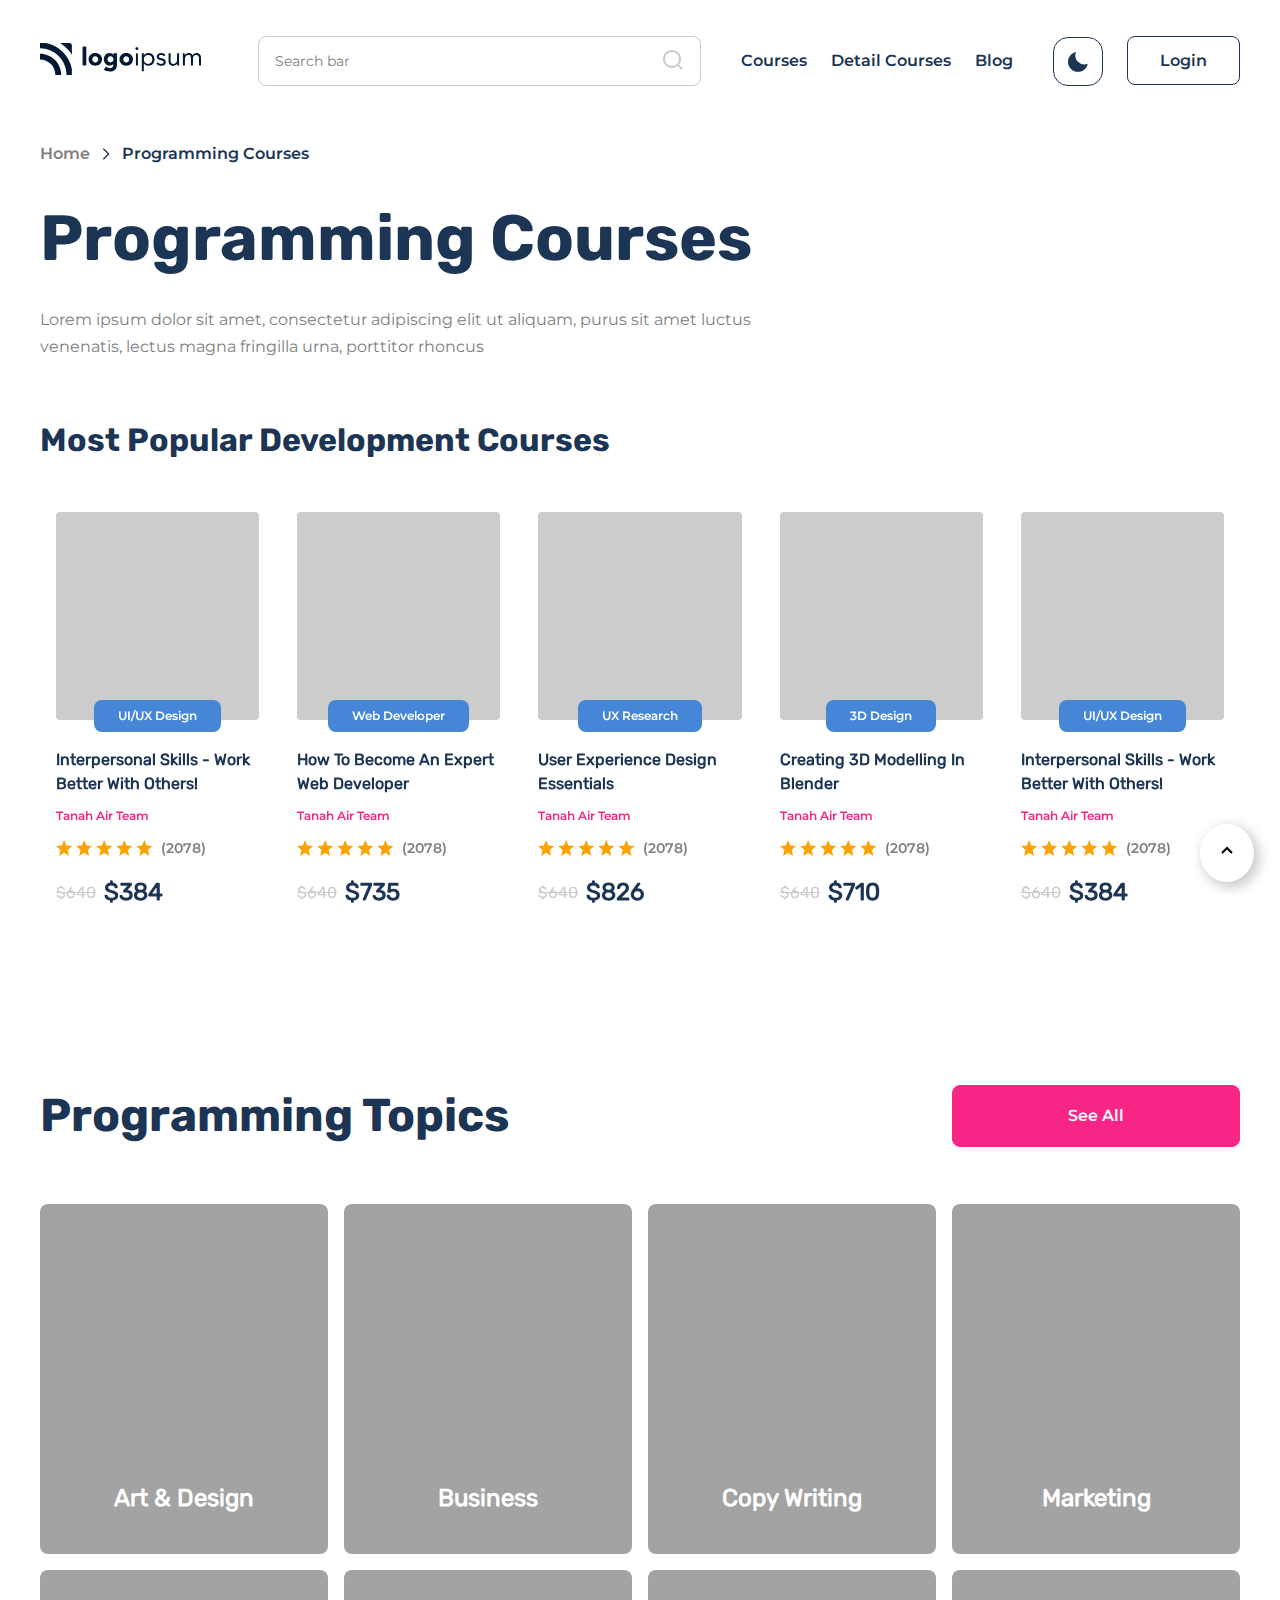
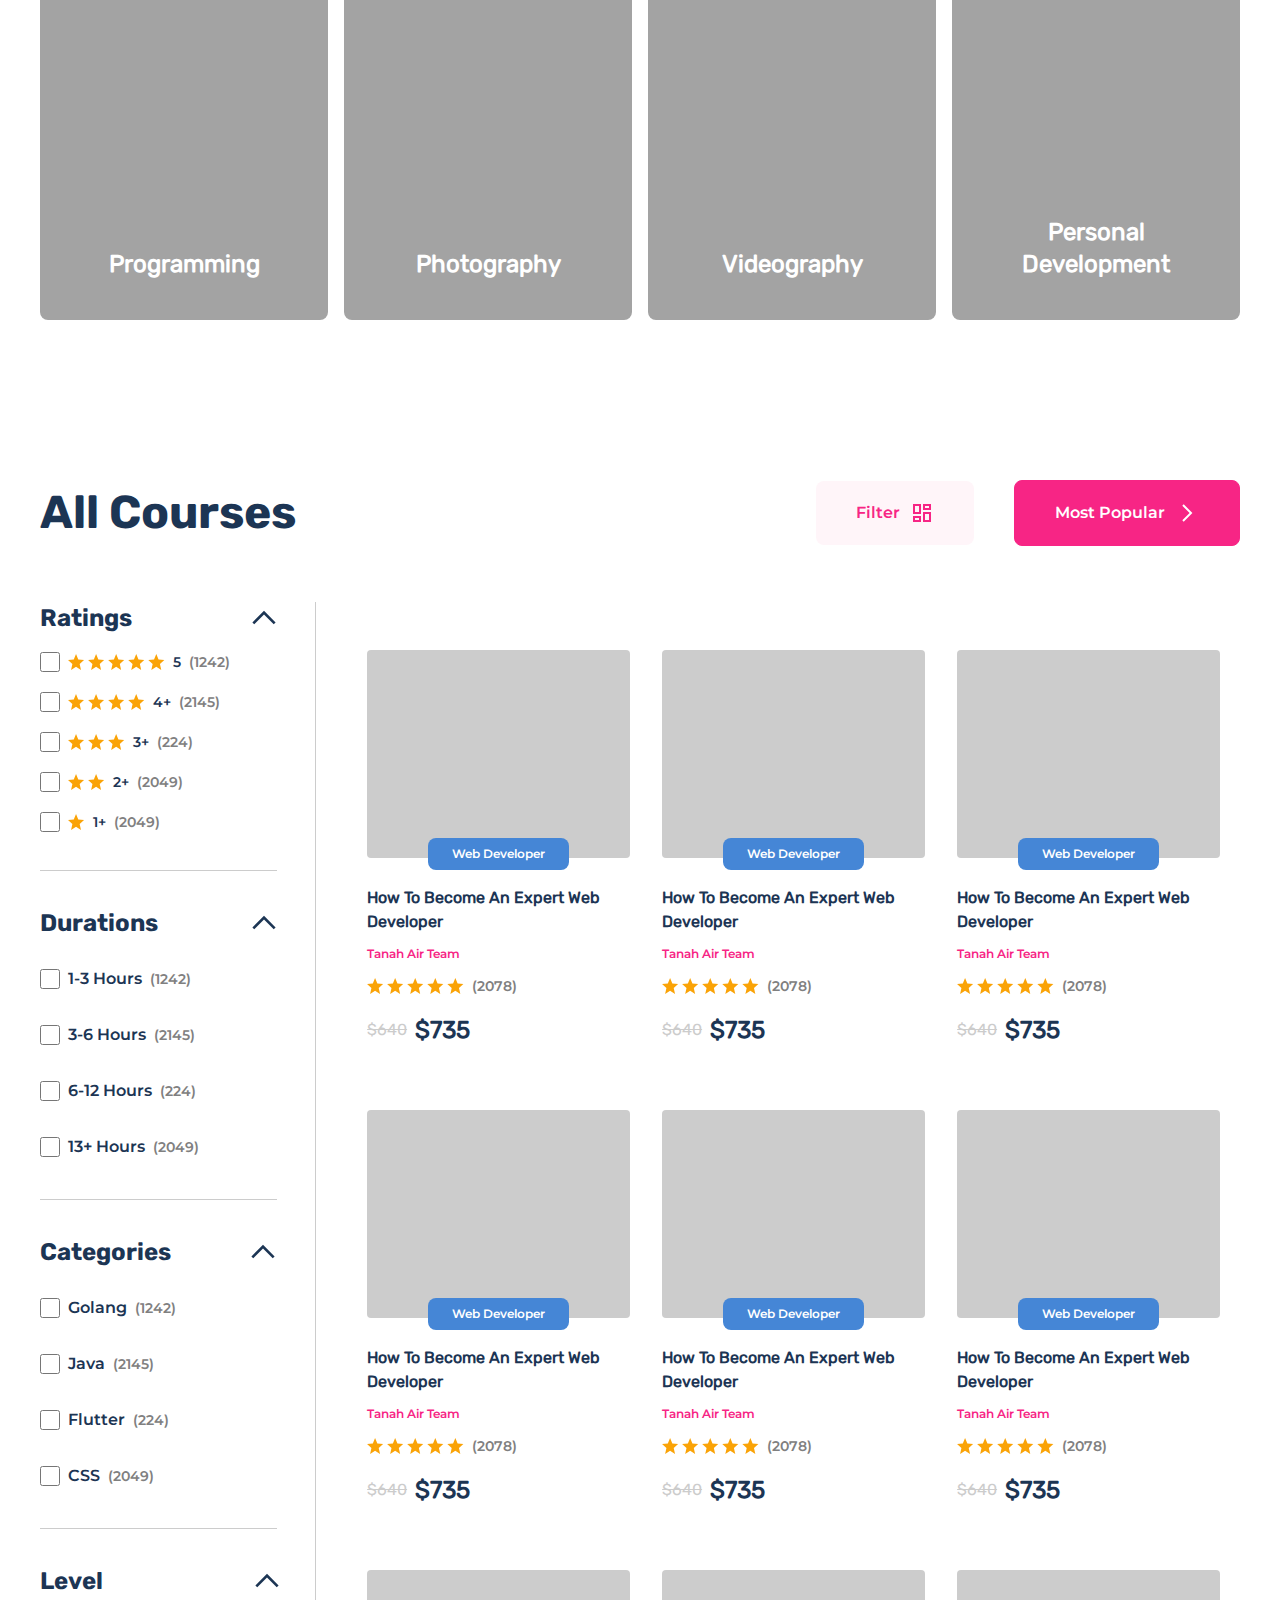
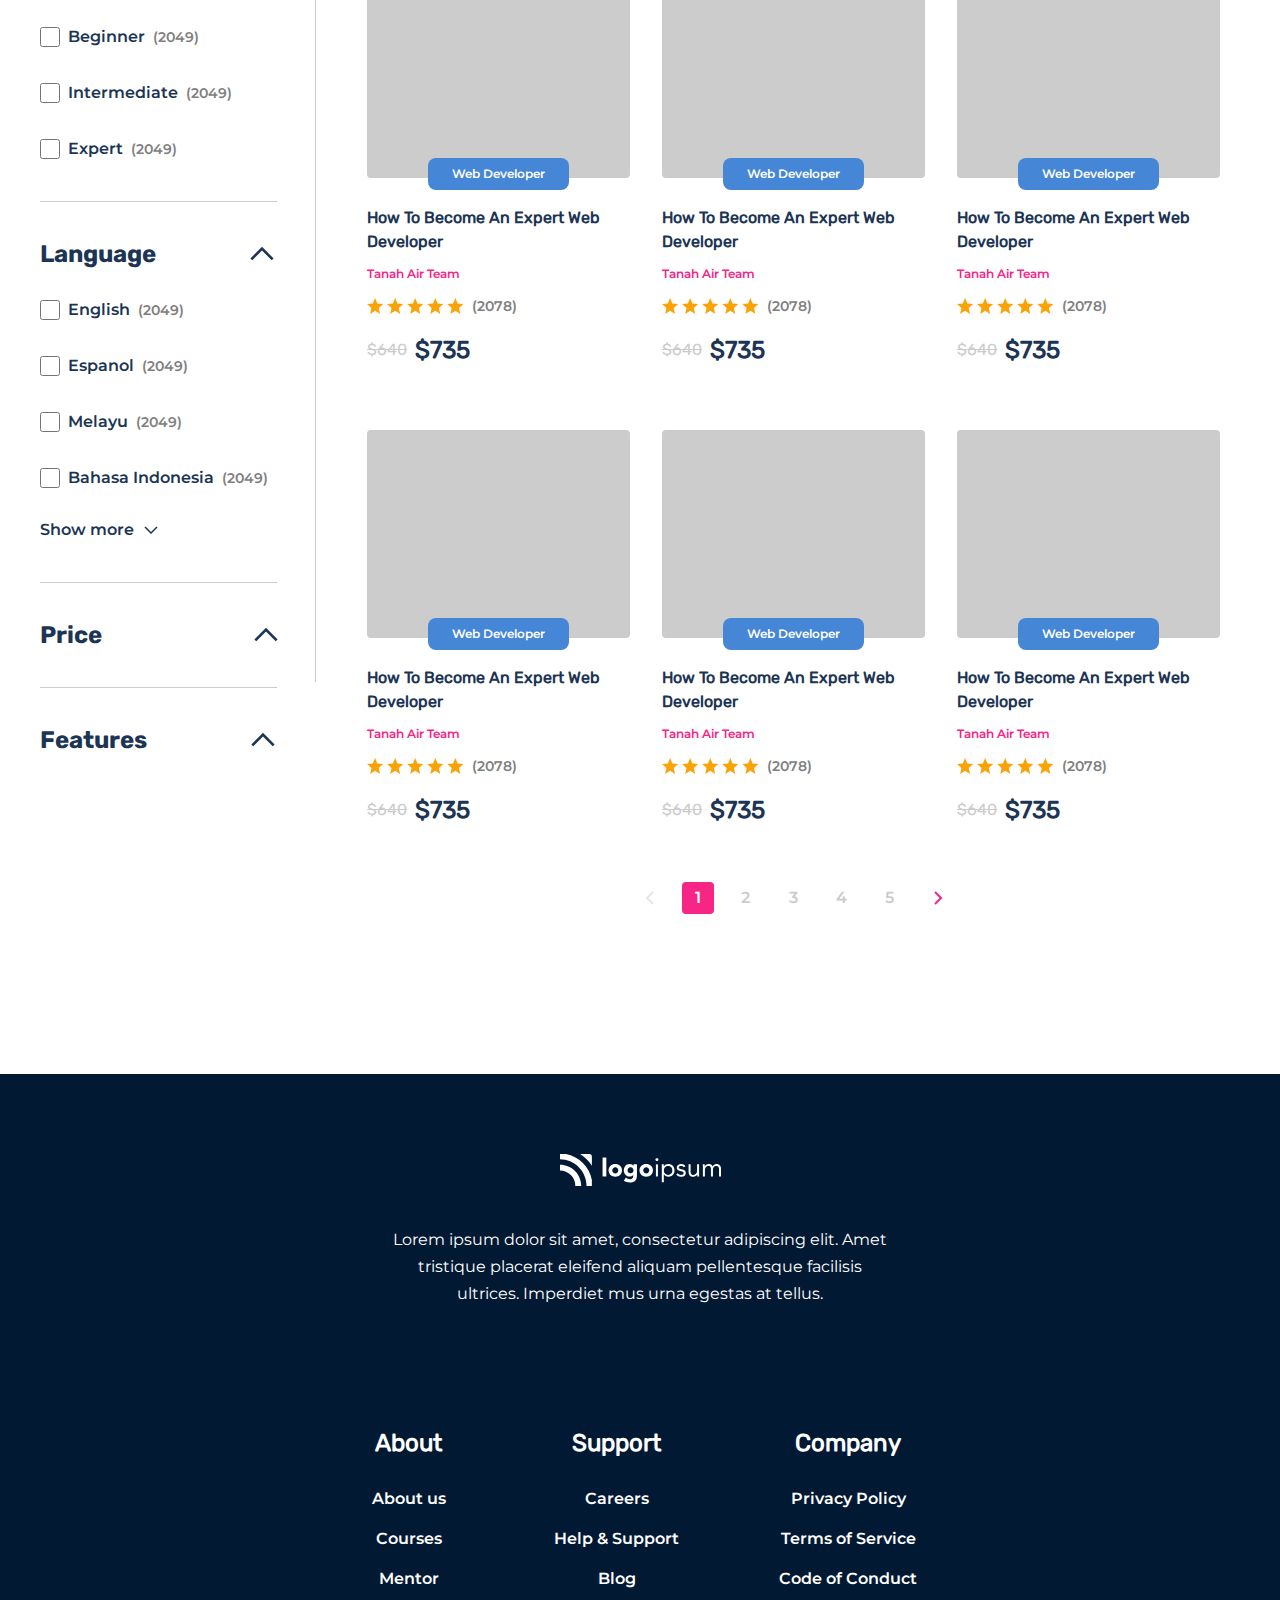
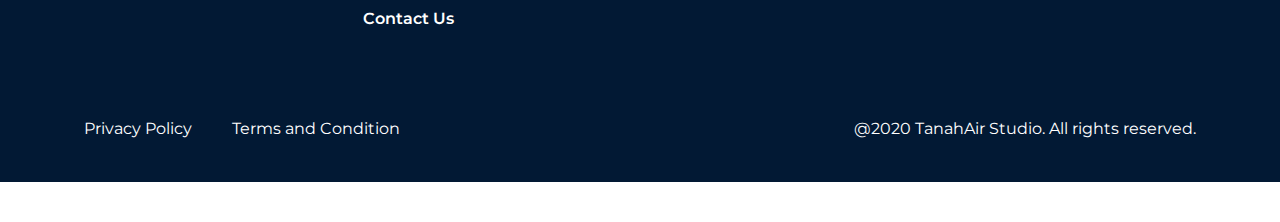
<file: pages/courses.html>
<!DOCTYPE html>
<html lang="en">
  <head>
    <meta charset="UTF-8" />
    <meta name="viewport" content="width=device-width, initial-scale=1.0" />
    <link rel="stylesheet" href="../scss/style.css" />
    <link rel="stylesheet" href="https://cdnjs.cloudflare.com/ajax/libs/OwlCarousel2/2.3.4/assets/owl.carousel.min.css" integrity="sha512-tS3S5qG0BlhnQROyJXvNjeEM4UpMXHrQfTGmbQ1gKmelCxlSEBUaxhRBj/EFTzpbP4RVSrpEikbmdJobCvhE3g==" crossorigin="anonymous" referrerpolicy="no-referrer" />
    <link rel="stylesheet" href="https://cdnjs.cloudflare.com/ajax/libs/OwlCarousel2/2.3.4/assets/owl.theme.default.min.css" integrity="sha512-sMXtMNL1zRzolHYKEujM2AqCLUR9F2C4/05cdbxjjLSRvMQIciEPCQZo++nk7go3BtSuK9kfa/s+a4f4i5pLkw==" crossorigin="anonymous" referrerpolicy="no-referrer" />
    <title>Education | Courses</title>
  </head>
  <body class="courses-page">
    <header id="navbar">
      <div class="container">
        <nav class="nav">
          <a href="../index.html" class="logo">
            <svg width="161" height="32" viewBox="0 0 161 32" fill="none" xmlns="http://www.w3.org/2000/svg">
              <path d="M0 10.6653V16.5895C2.01585 16.5881 4.01219 16.9859 5.87479 17.7601C7.73739 18.5343 9.4297 19.6697 10.8549 21.1015C12.2797 22.5327 13.4097 24.2319 14.1802 26.1019C14.9507 27.9719 15.3466 29.9762 15.3453 32H21.2402C21.2349 26.344 18.9955 20.9212 15.0135 16.9215C11.0314 12.9217 5.632 10.6717 0 10.6653H0Z" fill=""/>
              <path d="M29.4803 0H20.1382C24.8642 3.00768 28.8687 7.02862 31.8643 11.7743V2.39241C31.8639 1.75775 31.6125 1.14924 31.1655 0.700619C30.7184 0.252003 30.1123 -1.57043e-07 29.4803 0Z" fill=""/>
              <path d="M5.86977 0H0V5.33388C7.04017 5.34123 13.7899 8.15302 18.7681 13.1523C23.7464 18.1515 26.5465 24.9298 26.554 31.9999H31.8645V26.1052C30.6638 19.6265 27.5376 13.6648 22.8976 9.00502C18.2575 4.34523 12.321 1.20578 5.86977 0Z" fill=""/>
              <path d="M46.3133 3.52246H42.5718V22.4613H46.3133V3.52246Z" fill=""/>
              <path d="M60.0706 11.7281C59.4477 11.1594 58.7186 10.7206 57.9256 10.4371C56.2221 9.83639 54.3656 9.83639 52.6621 10.4371C51.8688 10.7204 51.1394 11.1593 50.5163 11.7281C49.9053 12.2938 49.4171 12.9801 49.0824 13.7441C48.7365 14.5775 48.5583 15.4714 48.5583 16.3744C48.5583 17.2773 48.7365 18.1713 49.0824 19.0047C49.4158 19.7708 49.9041 20.459 50.5163 21.0257C51.1383 21.5949 51.8673 22.0336 52.6604 22.3158C54.3638 22.9176 56.2206 22.9176 57.924 22.3158C58.7174 22.0336 59.4466 21.5949 60.0689 21.0257C60.6809 20.4588 61.1691 19.7706 61.5028 19.0047C61.8488 18.1713 62.0269 17.2773 62.0269 16.3744C62.0269 15.4714 61.8488 14.5775 61.5028 13.7441C61.1684 12.9804 60.6809 12.2941 60.0706 11.7281ZM57.5013 18.6047C56.8954 19.1528 56.1089 19.4561 55.2935 19.4561C54.478 19.4561 53.6915 19.1528 53.0856 18.6047C52.5763 17.9734 52.2985 17.1856 52.2985 16.3731C52.2985 15.5606 52.5763 14.7728 53.0856 14.1415C53.6915 13.5934 54.478 13.2901 55.2935 13.2901C56.1089 13.2901 56.8954 13.5934 57.5013 14.1415C58.0106 14.7728 58.2884 15.5606 58.2884 16.3731C58.2884 17.1856 58.0106 17.9734 57.5013 18.6047Z" fill=""/>
              <path d="M73.5031 11.8903H73.4562C73.2831 11.6464 73.0822 11.4237 72.8575 11.2268C72.5852 10.9849 72.2838 10.7784 71.9602 10.612C71.1424 10.1906 70.2346 9.97586 69.3155 9.98635C68.51 9.97219 67.7135 10.1573 66.9961 10.5253C66.3276 10.8729 65.7374 11.3547 65.262 11.9409C64.7772 12.545 64.4053 13.2323 64.1643 13.9695C63.9081 14.729 63.7775 15.5255 63.7778 16.3274C63.7683 17.1881 63.912 18.0437 64.2021 18.8537C64.4649 19.5929 64.8746 20.2708 65.4062 20.8461C65.9359 21.4091 66.5787 21.8526 67.2921 22.1472C68.0677 22.4646 68.899 22.6221 69.7364 22.6103C70.3559 22.5996 70.9684 22.4766 71.5443 22.2474C72.1902 22.0013 72.7498 21.57 73.1535 21.0069H73.2038V22.1859C73.2178 22.5791 73.1533 22.9712 73.014 23.339C72.8748 23.7068 72.6636 24.0428 72.3929 24.3274C72.0495 24.6325 71.648 24.8645 71.2127 25.0092C70.7774 25.1539 70.3174 25.2085 69.8605 25.1695C69.1361 25.1776 68.4181 25.0324 67.7533 24.7434C67.0918 24.4465 66.4746 24.0588 65.9194 23.5914L63.8491 26.6945C64.6953 27.379 65.6845 27.8629 66.7429 28.1101C67.7902 28.3519 68.8614 28.4737 69.936 28.473C72.2973 28.473 74.0557 27.876 75.2112 26.6819C76.3668 25.4878 76.9448 23.7384 76.9453 21.4339V10.287H73.5073L73.5031 11.8903ZM73.2784 17.439C73.1308 17.7954 72.9145 18.1191 72.642 18.3914C72.3645 18.669 72.0392 18.8939 71.6818 19.055C71.3108 19.2204 70.9093 19.3059 70.5033 19.3059C70.0973 19.3059 69.6958 19.2204 69.3247 19.055C68.9721 18.8916 68.6511 18.667 68.3763 18.3914C68.1026 18.1168 67.8855 17.7907 67.7373 17.4318C67.5891 17.0729 67.5129 16.6881 67.5129 16.2996C67.5129 15.9111 67.5891 15.5263 67.7373 15.1674C67.8855 14.8085 68.1026 14.4824 68.3763 14.2078C68.6512 13.9322 68.9722 13.7073 69.3247 13.5434C69.6959 13.3785 70.0974 13.2933 70.5033 13.2933C70.9092 13.2933 71.3106 13.3785 71.6818 13.5434C72.0391 13.7051 72.3643 13.9302 72.642 14.2078C73.0536 14.6233 73.3336 15.1518 73.4469 15.7267C73.5601 16.3016 73.5015 16.8974 73.2784 17.439Z" fill=""/>
              <path d="M91.0015 11.7281C90.3786 11.1594 89.6496 10.7206 88.8565 10.4371C87.153 9.83639 85.2965 9.83639 83.593 10.4371C82.7997 10.7204 82.0703 11.1593 81.4472 11.7281C80.8362 12.2938 80.348 12.9801 80.0133 13.7441C79.6674 14.5775 79.4893 15.4714 79.4893 16.3744C79.4893 17.2773 79.6674 18.1713 80.0133 19.0047C80.3468 19.7708 80.835 20.459 81.4472 21.0257C82.0697 21.5951 82.7993 22.0338 83.593 22.3158C85.2964 22.9176 87.1532 22.9176 88.8565 22.3158C89.65 22.0336 90.3792 21.5949 91.0015 21.0257C91.6137 20.459 92.102 19.7708 92.4354 19.0047C92.7814 18.1713 92.9595 17.2773 92.9595 16.3744C92.9595 15.4714 92.7814 14.5775 92.4354 13.7441C92.1007 12.9801 91.6126 12.2938 91.0015 11.7281ZM88.4322 18.6047C87.8264 19.1528 87.0398 19.4561 86.2244 19.4561C85.4089 19.4561 84.6224 19.1528 84.0165 18.6047C83.5073 17.9734 83.2294 17.1856 83.2294 16.3731C83.2294 15.5606 83.5073 14.7728 84.0165 14.1415C84.6224 13.5934 85.4089 13.2901 86.2244 13.2901C87.0398 13.2901 87.8264 13.5934 88.4322 14.1415C88.9415 14.7728 89.2193 15.5606 89.2193 16.3731C89.2193 17.1856 88.9415 17.9734 88.4322 18.6047Z" fill=""/>
              <path d="M97.9226 10.3713H95.916V22.4614H97.9226V10.3713Z" fill=""/>
              <path d="M96.92 4.1719C96.7254 4.16818 96.5322 4.20529 96.3528 4.28083C96.1733 4.35638 96.0115 4.46871 95.8777 4.61063C95.6737 4.81721 95.5351 5.07981 95.4795 5.36535C95.4238 5.65088 95.4536 5.94657 95.565 6.21514C95.6764 6.48372 95.8645 6.71316 96.1056 6.87456C96.3466 7.03596 96.6299 7.12208 96.9196 7.12208C97.2093 7.12208 97.4926 7.03596 97.7336 6.87456C97.9747 6.71316 98.1628 6.48372 98.2742 6.21514C98.3856 5.94657 98.4154 5.65088 98.3597 5.36535C98.3041 5.07981 98.1655 4.81721 97.9615 4.61063C97.8279 4.46865 97.6663 4.35627 97.4869 4.28072C97.3076 4.20516 97.1145 4.16809 96.92 4.1719Z" fill=""/>
              <path d="M112.766 11.8738C112.202 11.295 111.523 10.8415 110.773 10.5424C109.95 10.2167 109.072 10.0545 108.188 10.0649C107.354 10.0553 106.531 10.2413 105.782 10.6081C105.044 10.9764 104.391 11.4953 103.865 12.1314H103.811V10.3715H101.807V28.352H103.811V20.3184H103.862C104.288 21.0552 104.909 21.6591 105.656 22.0632C106.523 22.5507 107.504 22.7961 108.498 22.7739C109.311 22.7791 110.117 22.6163 110.865 22.2956C111.587 21.9879 112.239 21.5351 112.781 20.9651C113.331 20.3825 113.764 19.6985 114.055 18.9508C114.672 17.3195 114.672 15.5176 114.055 13.8864C113.761 13.1369 113.323 12.453 112.766 11.8738ZM112.058 18.1895C111.871 18.7159 111.579 19.1982 111.199 19.6065C110.819 20.0149 110.359 20.3405 109.849 20.5634C108.72 21.0275 107.455 21.0275 106.327 20.5634C105.816 20.3405 105.356 20.0146 104.975 19.6058C104.595 19.197 104.302 18.7141 104.115 18.187C103.721 17.0412 103.721 15.7959 104.115 14.6502C104.302 14.1231 104.595 13.6401 104.975 13.2314C105.356 12.8226 105.816 12.4966 106.327 12.2738C107.455 11.8096 108.72 11.8096 109.849 12.2738C110.36 12.4966 110.82 12.8226 111.2 13.2314C111.581 13.6401 111.874 14.1231 112.061 14.6502C112.455 15.7959 112.455 17.0412 112.061 18.187L112.058 18.1895Z" fill=""/>
              <path d="M124.625 16.421C124.244 16.1347 123.82 15.9123 123.368 15.7625C122.871 15.5944 122.364 15.4604 121.85 15.3616C121.464 15.2954 121.082 15.2094 120.705 15.104C120.369 15.0123 120.042 14.8912 119.727 14.7419C119.475 14.627 119.248 14.4647 119.057 14.2635C118.894 14.0837 118.807 13.8479 118.813 13.605C118.809 13.343 118.885 13.086 119.031 12.869C119.176 12.6547 119.364 12.474 119.584 12.3393C119.819 12.1965 120.076 12.0919 120.344 12.0294C120.618 11.9613 120.9 11.9265 121.182 11.9259C121.72 11.9091 122.252 12.0482 122.713 12.3267C123.129 12.5898 123.477 12.9482 123.729 13.3726L125.401 12.2619C125.031 11.5277 124.429 10.9371 123.69 10.5819C122.945 10.2344 122.132 10.058 121.311 10.0657C120.754 10.0643 120.2 10.1426 119.665 10.2981C119.152 10.4449 118.665 10.6723 118.223 10.9718C117.8 11.2584 117.448 11.6383 117.194 12.0825C116.931 12.5555 116.798 13.0903 116.809 13.632C116.788 14.1622 116.907 14.6886 117.156 15.157C117.382 15.5488 117.698 15.8808 118.078 16.1254C118.497 16.3909 118.952 16.5953 119.428 16.7326C119.943 16.8875 120.483 17.0254 121.049 17.1461C121.375 17.2151 121.693 17.2926 122.001 17.3785C122.29 17.4564 122.567 17.5737 122.824 17.7271C123.051 17.8622 123.248 18.0425 123.403 18.2568C123.557 18.4942 123.634 18.7743 123.622 19.0576C123.631 19.3554 123.55 19.6489 123.39 19.8997C123.231 20.1375 123.02 20.3361 122.773 20.4808C122.506 20.6405 122.215 20.7543 121.911 20.8176C121.603 20.8857 121.288 20.9204 120.972 20.9212C120.347 20.9455 119.727 20.7932 119.184 20.4816C118.684 20.1623 118.245 19.7569 117.885 19.2842L116.292 20.5246C116.785 21.2938 117.485 21.9069 118.311 22.293C119.158 22.6304 120.063 22.7931 120.974 22.7713C121.567 22.7718 122.158 22.7026 122.734 22.565C123.283 22.4376 123.806 22.2147 124.278 21.9065C124.729 21.6057 125.103 21.2016 125.368 20.7275C125.656 20.1895 125.799 19.5849 125.781 18.9743C125.797 18.4493 125.692 17.9278 125.472 17.4509C125.273 17.0466 124.983 16.6942 124.625 16.421Z" fill=""/>
              <path d="M139.082 19.594V10.3713H137.075V16.2661C137.082 16.9016 137.008 17.5353 136.857 18.1524C136.728 18.6813 136.5 19.1808 136.186 19.6244C135.887 20.0367 135.488 20.3657 135.028 20.5801C134.498 20.8164 133.923 20.9315 133.343 20.917C132.951 20.9488 132.557 20.8856 132.195 20.7328C131.832 20.58 131.511 20.3419 131.259 20.0387C130.777 19.3344 130.541 18.4895 130.588 17.6362V10.3713H128.582V17.8374C128.576 18.5142 128.667 19.1883 128.852 19.8391C129.013 20.416 129.3 20.95 129.69 21.4029C130.082 21.8456 130.569 22.1915 131.116 22.4134C131.767 22.6686 132.462 22.7917 133.161 22.7755C133.631 22.7793 134.099 22.7138 134.551 22.581C134.958 22.4619 135.347 22.2883 135.708 22.0648C136.036 21.8618 136.334 21.6141 136.595 21.3288C136.829 21.0749 137.024 20.7874 137.174 20.4757H137.226C137.226 20.821 137.234 21.1578 137.252 21.4862C137.269 21.8147 137.277 22.142 137.277 22.4681H139.181C139.181 22.0712 139.164 21.6319 139.129 21.1502C139.094 20.6686 139.079 20.1498 139.082 19.594Z" fill=""/>
              <path d="M160.768 13.0198C160.634 12.4348 160.37 11.8878 159.996 11.4198C159.618 10.967 159.131 10.619 158.581 10.4093C157.889 10.1583 157.156 10.0401 156.42 10.0606C155.622 10.0256 154.831 10.2375 154.156 10.6678C153.531 11.1185 153.005 11.6949 152.613 12.3604C152.511 12.1532 152.377 11.9163 152.214 11.6497C152.032 11.3617 151.802 11.1081 151.533 10.9002C151.202 10.6479 150.834 10.449 150.442 10.3107C149.916 10.1331 149.363 10.0498 148.808 10.0648C148.338 10.0609 147.87 10.1265 147.419 10.2594C147.012 10.3785 146.623 10.5521 146.261 10.7756C145.933 10.9788 145.635 11.2265 145.374 11.5116C145.14 11.7654 144.945 12.0529 144.796 12.3646H144.744C144.744 12.0194 144.735 11.6842 144.719 11.3541C144.702 11.024 144.693 10.6998 144.693 10.3722H142.789C142.789 10.7691 142.806 11.2084 142.84 11.6901C142.874 12.1718 142.891 12.6885 142.891 13.2404V22.4623H144.9V16.5726C144.893 15.9368 144.967 15.3028 145.119 14.6855C145.247 14.1563 145.474 13.6567 145.789 13.2135C146.088 12.801 146.486 12.472 146.947 12.2577C147.477 12.0212 148.052 11.9062 148.632 11.9208C148.975 11.8914 149.321 11.9538 149.632 12.1017C149.944 12.2496 150.211 12.4777 150.406 12.7629C150.837 13.649 151.024 14.6347 150.947 15.6177V22.464H152.95V15.4863C152.944 14.9891 153.027 14.4948 153.194 14.0269C153.343 13.6122 153.571 13.2306 153.865 12.9036C154.143 12.5974 154.48 12.3513 154.856 12.1802C155.235 12.0075 155.648 11.9193 156.065 11.9217C156.56 11.9036 157.053 12.0007 157.505 12.2055C157.862 12.3783 158.17 12.6359 158.405 12.9558C158.631 13.2725 158.789 13.6329 158.869 14.0143C158.955 14.4133 158.998 14.8204 158.997 15.2286V22.4623H161V15.125C161.007 14.4165 160.929 13.7096 160.768 13.0198Z" fill=""/>
            </svg>
          </a>
          <div class="nav-list">
            <label class="search-container">
              <input id="search" type="text" placeholder="Search bar">
              <svg width="24" height="24" viewBox="0 0 24 24" fill="none" xmlns="http://www.w3.org/2000/svg">
                <path fill-rule="evenodd" clip-rule="evenodd" d="M21.707 20.293L18.025 16.611C19.258 15.071 20 13.122 20 11C20 6.038 15.962 2 11 2C6.038 2 2 6.038 2 11C2 15.962 6.038 20 11 20C13.122 20 15.071 19.258 16.611 18.025L20.293 21.707L21.707 20.293ZM4 11C4 7.14 7.14 4 11 4C14.86 4 18 7.14 18 11C18 14.86 14.86 18 11 18C7.14 18 4 14.86 4 11Z" fill=""/>
              </svg>
            </label>
            <ul>
              <li>
                <a href="#">Courses</a>
              </li>
              <li>
                <a href="./details.html">Detail Courses</a>
              </li>
              <li>
                <a href="./blog.html">Blog</a>
              </li>
            </ul>
            <div class="header-btns">
              <button id="light-dark" class="dark-mode">
                <svg xmlns="http://www.w3.org/2000/svg" width="24" height="24" viewBox="0 0 24 24"><path d="M12 11.807A9.002 9.002 0 0 1 10.049 2a9.942 9.942 0 0 0-5.12 2.735c-3.905 3.905-3.905 10.237 0 14.142 3.906 3.906 10.237 3.905 14.143 0a9.946 9.946 0 0 0 2.735-5.119A9.003 9.003 0 0 1 12 11.807z"></path></svg>
              </button>
              <button>
                <a class="nav-lastLink" href="./account.html">Login</a>
              </button>
            </div>
          </div>
          <button class="menu-btn">
            <svg xmlns="http://www.w3.org/2000/svg" width="24" height="24" viewBox="0 0 24 24" style="fill: #1C3554;"><path d="M4 6h16v2H4zm0 5h16v2H4zm0 5h16v2H4z"></path></svg>
          </button>
        </nav>  
      </div>
    </header>

    <main>
      <div class="courses-section">
        <div class="container">
          <div class="courses-section-content">
            <div class="courses-title">
              <div class="courses-links">
                <a href="../index.html">Home</a>
                <svg width="16" height="16" viewBox="0 0 16 16" fill="none" xmlns="http://www.w3.org/2000/svg">
                  <path d="M4.86206 3.13798L9.72406 7.99998L4.86206 12.862L5.80473 13.8046L11.6094 7.99998L5.80473 2.19531L4.86206 3.13798Z" fill="#1C3554"/>
                </svg>
                <a href="./courses.html">Programming Courses</a>
              </div>
              <h1>Programming Courses</h1>
              <p>Lorem ipsum dolor sit amet, consectetur adipiscing elit ut aliquam, purus sit amet luctus venenatis, lectus magna fringilla urna, porttitor rhoncus </p>
              <h2>Most Popular Development Courses</h2>
            </div>
            <div class="owl-carousel owl-theme">
              <div class="courses-card">
                <div class="courses-card-img"></div>
                <div class="courses-card-img-bottom-container">
                  <p class="courses-card-img-bottom">UI/UX Design</p>
                </div>
                <h3>Interpersonal skills - work better with others!</h3>
                <h4>Tanah Air Team</h4>
                <div class="courses-card-rating">
                  <svg width="97" height="16" viewBox="0 0 97 16" fill="none" xmlns="http://www.w3.org/2000/svg">
                    <path fill-rule="evenodd" clip-rule="evenodd" d="M8.08141 12.8589L13.0422 16L11.7258 10.08L16.1086 6.09684L10.3371 5.58316L8.08141 0L5.82576 5.58316L0.0541992 6.09684L4.43706 10.08L3.12059 16L8.08141 12.8589Z" fill="#FAA307"/>
                    <path fill-rule="evenodd" clip-rule="evenodd" d="M28.1498 12.8589L33.1106 16L31.7941 10.08L36.177 6.09684L30.4054 5.58316L28.1498 0L25.8941 5.58316L20.1226 6.09684L24.5054 10.08L23.189 16L28.1498 12.8589Z" fill="#FAA307"/>
                    <path fill-rule="evenodd" clip-rule="evenodd" d="M48.2176 12.8589L53.1785 16L51.862 10.08L56.2449 6.09684L50.4733 5.58316L48.2176 0L45.962 5.58316L40.1904 6.09684L44.5733 10.08L43.2568 16L48.2176 12.8589Z" fill="#FAA307"/>
                    <path fill-rule="evenodd" clip-rule="evenodd" d="M68.2858 12.8589L73.2466 16L71.9301 10.08L76.313 6.09684L70.5414 5.58316L68.2858 0L66.0301 5.58316L60.2585 6.09684L64.6414 10.08L63.3249 16L68.2858 12.8589Z" fill="#FAA307"/>
                    <path fill-rule="evenodd" clip-rule="evenodd" d="M88.3536 12.8589L93.3144 16L91.998 10.08L96.3808 6.09684L90.6093 5.58316L88.3536 0L86.098 5.58316L80.3264 6.09684L84.7093 10.08L83.3928 16L88.3536 12.8589Z" fill="#FAA307"/>
                  </svg>
                  <p>(2078)</p>
                </div>
                <div class="courses-card-pricing">
                  <p>$640</p>
                  <h5>$384</h3>
                </div>
              </div>
              <div class="courses-card">
                <div class="courses-card-img"></div>
                <div class="courses-card-img-bottom-container">
                  <p class="courses-card-img-bottom">Web Developer</p>
                </div>
                <h3>How to become an Expert Web Developer</h3>
                <h4>Tanah Air Team</h4>
                <div class="courses-card-rating">
                  <svg width="97" height="16" viewBox="0 0 97 16" fill="none" xmlns="http://www.w3.org/2000/svg">
                    <path fill-rule="evenodd" clip-rule="evenodd" d="M8.08141 12.8589L13.0422 16L11.7258 10.08L16.1086 6.09684L10.3371 5.58316L8.08141 0L5.82576 5.58316L0.0541992 6.09684L4.43706 10.08L3.12059 16L8.08141 12.8589Z" fill="#FAA307"/>
                    <path fill-rule="evenodd" clip-rule="evenodd" d="M28.1498 12.8589L33.1106 16L31.7941 10.08L36.177 6.09684L30.4054 5.58316L28.1498 0L25.8941 5.58316L20.1226 6.09684L24.5054 10.08L23.189 16L28.1498 12.8589Z" fill="#FAA307"/>
                    <path fill-rule="evenodd" clip-rule="evenodd" d="M48.2176 12.8589L53.1785 16L51.862 10.08L56.2449 6.09684L50.4733 5.58316L48.2176 0L45.962 5.58316L40.1904 6.09684L44.5733 10.08L43.2568 16L48.2176 12.8589Z" fill="#FAA307"/>
                    <path fill-rule="evenodd" clip-rule="evenodd" d="M68.2858 12.8589L73.2466 16L71.9301 10.08L76.313 6.09684L70.5414 5.58316L68.2858 0L66.0301 5.58316L60.2585 6.09684L64.6414 10.08L63.3249 16L68.2858 12.8589Z" fill="#FAA307"/>
                    <path fill-rule="evenodd" clip-rule="evenodd" d="M88.3536 12.8589L93.3144 16L91.998 10.08L96.3808 6.09684L90.6093 5.58316L88.3536 0L86.098 5.58316L80.3264 6.09684L84.7093 10.08L83.3928 16L88.3536 12.8589Z" fill="#FAA307"/>
                  </svg>
                  <p>(2078)</p>
                </div>
                <div class="courses-card-pricing">
                  <p>$640</p>
                  <h5>$735</h3>
                </div>
              </div>
              <div class="courses-card">
                <div class="courses-card-img"></div>
                <div class="courses-card-img-bottom-container">
                  <p class="courses-card-img-bottom">UX Research</p>
                </div>
                <h3>User Experience Design <br> Essentials</h3>
                <h4>Tanah Air Team</h4>
                <div class="courses-card-rating">
                  <svg width="97" height="16" viewBox="0 0 97 16" fill="none" xmlns="http://www.w3.org/2000/svg">
                    <path fill-rule="evenodd" clip-rule="evenodd" d="M8.08141 12.8589L13.0422 16L11.7258 10.08L16.1086 6.09684L10.3371 5.58316L8.08141 0L5.82576 5.58316L0.0541992 6.09684L4.43706 10.08L3.12059 16L8.08141 12.8589Z" fill="#FAA307"/>
                    <path fill-rule="evenodd" clip-rule="evenodd" d="M28.1498 12.8589L33.1106 16L31.7941 10.08L36.177 6.09684L30.4054 5.58316L28.1498 0L25.8941 5.58316L20.1226 6.09684L24.5054 10.08L23.189 16L28.1498 12.8589Z" fill="#FAA307"/>
                    <path fill-rule="evenodd" clip-rule="evenodd" d="M48.2176 12.8589L53.1785 16L51.862 10.08L56.2449 6.09684L50.4733 5.58316L48.2176 0L45.962 5.58316L40.1904 6.09684L44.5733 10.08L43.2568 16L48.2176 12.8589Z" fill="#FAA307"/>
                    <path fill-rule="evenodd" clip-rule="evenodd" d="M68.2858 12.8589L73.2466 16L71.9301 10.08L76.313 6.09684L70.5414 5.58316L68.2858 0L66.0301 5.58316L60.2585 6.09684L64.6414 10.08L63.3249 16L68.2858 12.8589Z" fill="#FAA307"/>
                    <path fill-rule="evenodd" clip-rule="evenodd" d="M88.3536 12.8589L93.3144 16L91.998 10.08L96.3808 6.09684L90.6093 5.58316L88.3536 0L86.098 5.58316L80.3264 6.09684L84.7093 10.08L83.3928 16L88.3536 12.8589Z" fill="#FAA307"/>
                  </svg>
                  <p>(2078)</p>
                </div>
                <div class="courses-card-pricing">
                  <p>$640</p>
                  <h5>$826</h3>
                </div>
              </div>
              <div class="courses-card">
                <div class="courses-card-img"></div>
                <div class="courses-card-img-bottom-container">
                  <p class="courses-card-img-bottom">3D Design</p>
                </div>
                <h3>Creating 3D Modelling in <br> Blender </h3>
                <h4>Tanah Air Team</h4>
                <div class="courses-card-rating">
                  <svg width="97" height="16" viewBox="0 0 97 16" fill="none" xmlns="http://www.w3.org/2000/svg">
                    <path fill-rule="evenodd" clip-rule="evenodd" d="M8.08141 12.8589L13.0422 16L11.7258 10.08L16.1086 6.09684L10.3371 5.58316L8.08141 0L5.82576 5.58316L0.0541992 6.09684L4.43706 10.08L3.12059 16L8.08141 12.8589Z" fill="#FAA307"/>
                    <path fill-rule="evenodd" clip-rule="evenodd" d="M28.1498 12.8589L33.1106 16L31.7941 10.08L36.177 6.09684L30.4054 5.58316L28.1498 0L25.8941 5.58316L20.1226 6.09684L24.5054 10.08L23.189 16L28.1498 12.8589Z" fill="#FAA307"/>
                    <path fill-rule="evenodd" clip-rule="evenodd" d="M48.2176 12.8589L53.1785 16L51.862 10.08L56.2449 6.09684L50.4733 5.58316L48.2176 0L45.962 5.58316L40.1904 6.09684L44.5733 10.08L43.2568 16L48.2176 12.8589Z" fill="#FAA307"/>
                    <path fill-rule="evenodd" clip-rule="evenodd" d="M68.2858 12.8589L73.2466 16L71.9301 10.08L76.313 6.09684L70.5414 5.58316L68.2858 0L66.0301 5.58316L60.2585 6.09684L64.6414 10.08L63.3249 16L68.2858 12.8589Z" fill="#FAA307"/>
                    <path fill-rule="evenodd" clip-rule="evenodd" d="M88.3536 12.8589L93.3144 16L91.998 10.08L96.3808 6.09684L90.6093 5.58316L88.3536 0L86.098 5.58316L80.3264 6.09684L84.7093 10.08L83.3928 16L88.3536 12.8589Z" fill="#FAA307"/>
                  </svg>
                  <p>(2078)</p>
                </div>
                <div class="courses-card-pricing">
                  <p>$640</p>
                  <h5>$710</h3>
                </div>
              </div>
              <div class="courses-card">
                <div class="courses-card-img"></div>
                <div class="courses-card-img-bottom-container">
                  <p class="courses-card-img-bottom">UI/UX Design</p>
                </div>
                <h3>Interpersonal skills - work better with others!</h3>
                <h4>Tanah Air Team</h4>
                <div class="courses-card-rating">
                  <svg width="97" height="16" viewBox="0 0 97 16" fill="none" xmlns="http://www.w3.org/2000/svg">
                    <path fill-rule="evenodd" clip-rule="evenodd" d="M8.08141 12.8589L13.0422 16L11.7258 10.08L16.1086 6.09684L10.3371 5.58316L8.08141 0L5.82576 5.58316L0.0541992 6.09684L4.43706 10.08L3.12059 16L8.08141 12.8589Z" fill="#FAA307"/>
                    <path fill-rule="evenodd" clip-rule="evenodd" d="M28.1498 12.8589L33.1106 16L31.7941 10.08L36.177 6.09684L30.4054 5.58316L28.1498 0L25.8941 5.58316L20.1226 6.09684L24.5054 10.08L23.189 16L28.1498 12.8589Z" fill="#FAA307"/>
                    <path fill-rule="evenodd" clip-rule="evenodd" d="M48.2176 12.8589L53.1785 16L51.862 10.08L56.2449 6.09684L50.4733 5.58316L48.2176 0L45.962 5.58316L40.1904 6.09684L44.5733 10.08L43.2568 16L48.2176 12.8589Z" fill="#FAA307"/>
                    <path fill-rule="evenodd" clip-rule="evenodd" d="M68.2858 12.8589L73.2466 16L71.9301 10.08L76.313 6.09684L70.5414 5.58316L68.2858 0L66.0301 5.58316L60.2585 6.09684L64.6414 10.08L63.3249 16L68.2858 12.8589Z" fill="#FAA307"/>
                    <path fill-rule="evenodd" clip-rule="evenodd" d="M88.3536 12.8589L93.3144 16L91.998 10.08L96.3808 6.09684L90.6093 5.58316L88.3536 0L86.098 5.58316L80.3264 6.09684L84.7093 10.08L83.3928 16L88.3536 12.8589Z" fill="#FAA307"/>
                  </svg>
                  <p>(2078)</p>
                </div>
                <div class="courses-card-pricing">
                  <p>$640</p>
                  <h5>$384</h3>
                </div>
              </div>
            </div>
          </div>
        </div>
      </div>
      <section class="topics-section">
        <div class="container">
          <div class="topics-section-content">
            <div class="topics-title">
              <h2>Programming Topics</h2>
              <a href="./details.html">
                <button class="topics-seeAllBtn">See All</button>
              </a>
            </div>
            <div class="topics-cards">
              <div>
                <h3>Art & Design</h3>
              </div>
              <div>
                <h3>Business</h3>
              </div>
              <div>
                <h3>Copy Writing</h3>
              </div>
              <div>
                <h3>Marketing</h3>
              </div>
              <div>
                <h3>Programming</h3>
              </div>
              <div>
                <h3>Photography</h3>
              </div>
              <div>
                <h3>Videography</h3>
              </div>
              <div>
                <h3>Personal <br> Development</h3>
              </div>
            </div>
          </div>
        </div>
      </section>
      <section class="all-section">
        <div class="container">
          <div class="all-section-content">
            <div class="all-title">
              <h2>All Courses</h2>
              <div>
                <button>
                  Filter
                  <svg width="24" height="24" viewBox="0 0 24 24" fill="none" xmlns="http://www.w3.org/2000/svg">
                    <path fill-rule="evenodd" clip-rule="evenodd" d="M19 5V7H15V5H19ZM9 5V11H5V5H9ZM19 13V19H15V13H19ZM9 17V19H5V17H9ZM21 3H13V9H21V3ZM11 3H3V13H11V3ZM21 11H13V21H21V11ZM11 15H3V21H11V15Z" fill="#F72585"/>
                  </svg>
                </button>
                <button>
                  Most Popular
                  <svg width="24" height="24" viewBox="0 0 24 24" fill="none" xmlns="http://www.w3.org/2000/svg">
                    <path d="M7.29297 4.70697L14.586 12L7.29297 19.293L8.70697 20.707L17.414 12L8.70697 3.29297L7.29297 4.70697Z" fill=""/>
                  </svg>
                </button>
              </div>
            </div>
            <div class="all-bottom">
              <aside>
                <div class="aside-content">
                  <div class="aside-title">
                    <h3>Ratings</h3>
                    <svg width="32" height="32" viewBox="0 0 32 32" fill="none" xmlns="http://www.w3.org/2000/svg">
                      <path fill-rule="evenodd" clip-rule="evenodd" d="M16 8.78133L4.39062 20.3907L6.27596 22.276L16 12.552L25.724 22.276L27.6093 20.3907L16 8.78133Z" fill="#1C3554"/>
                    </svg>
                  </div>
                  <div>
                    <input type="checkbox">
                    <svg width="97" height="16" viewBox="0 0 97 16" fill="none" xmlns="http://www.w3.org/2000/svg">
                      <path fill-rule="evenodd" clip-rule="evenodd" d="M8.02721 12.8589L12.988 16L11.6716 10.08L16.0544 6.09684L10.2829 5.58316L8.02721 0L5.77156 5.58316L0 6.09684L4.38286 10.08L3.06639 16L8.02721 12.8589Z" fill="#FAA307"/>
                      <path fill-rule="evenodd" clip-rule="evenodd" d="M28.0956 12.8589L33.0564 16L31.7399 10.08L36.1228 6.09684L30.3512 5.58316L28.0956 0L25.8399 5.58316L20.0684 6.09684L24.4512 10.08L23.1348 16L28.0956 12.8589Z" fill="#FAA307"/>
                      <path fill-rule="evenodd" clip-rule="evenodd" d="M48.1634 12.8589L53.1243 16L51.8078 10.08L56.1907 6.09684L50.4191 5.58316L48.1634 0L45.9078 5.58316L40.1362 6.09684L44.5191 10.08L43.2026 16L48.1634 12.8589Z" fill="#FAA307"/>
                      <path fill-rule="evenodd" clip-rule="evenodd" d="M68.2316 12.8589L73.1924 16L71.8759 10.08L76.2588 6.09684L70.4872 5.58316L68.2316 0L65.9759 5.58316L60.2043 6.09684L64.5872 10.08L63.2707 16L68.2316 12.8589Z" fill="#FAA307"/>
                      <path fill-rule="evenodd" clip-rule="evenodd" d="M88.2997 12.8589L93.2605 16L91.944 10.08L96.3269 6.09684L90.5553 5.58316L88.2997 0L86.044 5.58316L80.2725 6.09684L84.6553 10.08L83.3389 16L88.2997 12.8589Z" fill="#FAA307"/>
                    </svg>
                    <h5>5</h5>
                    <h6>(1242)</h6>
                  </div>
                  <div>
                    <input type="checkbox">
                    <svg width="77" height="16" viewBox="0 0 77 16" fill="none" xmlns="http://www.w3.org/2000/svg">
                      <path fill-rule="evenodd" clip-rule="evenodd" d="M8 12.8589L12.944 16L11.632 10.08L16 6.09684L10.248 5.58316L8 0L5.752 5.58316L0 6.09684L4.368 10.08L3.056 16L8 12.8589Z" fill="#FAA307"/>
                      <path fill-rule="evenodd" clip-rule="evenodd" d="M28.0684 12.8589L33.0124 16L31.7004 10.08L36.0684 6.09684L30.3164 5.58316L28.0684 0L25.8204 5.58316L20.0684 6.09684L24.4364 10.08L23.1244 16L28.0684 12.8589Z" fill="#FAA307"/>
                      <path fill-rule="evenodd" clip-rule="evenodd" d="M48.1362 12.8589L53.0802 16L51.7682 10.08L56.1362 6.09684L50.3842 5.58316L48.1362 0L45.8882 5.58316L40.1362 6.09684L44.5042 10.08L43.1922 16L48.1362 12.8589Z" fill="#FAA307"/>
                      <path fill-rule="evenodd" clip-rule="evenodd" d="M68.2043 12.8589L73.1483 16L71.8363 10.08L76.2043 6.09684L70.4523 5.58316L68.2043 0L65.9563 5.58316L60.2043 6.09684L64.5723 10.08L63.2603 16L68.2043 12.8589Z" fill="#FAA307"/>
                    </svg>
                    <h5>4+</h5>
                    <h6>(2145)</h6>
                  </div>
                  <div>
                    <input type="checkbox">
                    <svg width="57" height="16" viewBox="0 0 57 16" fill="none" xmlns="http://www.w3.org/2000/svg">
                      <path fill-rule="evenodd" clip-rule="evenodd" d="M8.02721 12.8589L12.988 16L11.6716 10.08L16.0544 6.09684L10.2829 5.58316L8.02721 0L5.77156 5.58316L0 6.09684L4.38286 10.08L3.06639 16L8.02721 12.8589Z" fill="#FAA307"/>
                      <path fill-rule="evenodd" clip-rule="evenodd" d="M28.0956 12.8589L33.0564 16L31.7399 10.08L36.1228 6.09684L30.3512 5.58316L28.0956 0L25.8399 5.58316L20.0684 6.09684L24.4512 10.08L23.1348 16L28.0956 12.8589Z" fill="#FAA307"/>
                      <path fill-rule="evenodd" clip-rule="evenodd" d="M48.1634 12.8589L53.1243 16L51.8078 10.08L56.1907 6.09684L50.4191 5.58316L48.1634 0L45.9078 5.58316L40.1362 6.09684L44.5191 10.08L43.2026 16L48.1634 12.8589Z" fill="#FAA307"/>
                    </svg>
                    <h5>3+</h5>
                    <h6>(224)</h6>
                  </div>
                  <div>
                    <input type="checkbox">
                    <svg width="37" height="16" viewBox="0 0 37 16" fill="none" xmlns="http://www.w3.org/2000/svg">
                      <path fill-rule="evenodd" clip-rule="evenodd" d="M8.02721 12.8589L12.988 16L11.6716 10.08L16.0544 6.09684L10.2829 5.58316L8.02721 0L5.77156 5.58316L0 6.09684L4.38286 10.08L3.06639 16L8.02721 12.8589Z" fill="#FAA307"/>
                      <path fill-rule="evenodd" clip-rule="evenodd" d="M28.0956 12.8589L33.0564 16L31.7399 10.08L36.1228 6.09684L30.3512 5.58316L28.0956 0L25.8399 5.58316L20.0684 6.09684L24.4512 10.08L23.1348 16L28.0956 12.8589Z" fill="#FAA307"/>
                    </svg>
                    <h5>2+</h5>
                    <h6>(2049)</h6>
                  </div>
                  <div>
                    <input type="checkbox">
                    <svg width="17" height="16" viewBox="0 0 17 16" fill="none" xmlns="http://www.w3.org/2000/svg">
                      <path fill-rule="evenodd" clip-rule="evenodd" d="M8.02721 12.8589L12.988 16L11.6716 10.08L16.0544 6.09684L10.2829 5.58316L8.02721 0L5.77156 5.58316L0 6.09684L4.38286 10.08L3.06639 16L8.02721 12.8589Z" fill="#FAA307"/>
                    </svg>
                    <h5>1+</h5>
                    <h6>(2049)</h6>
                  </div>
                </div>
  
                <div class="aside-line">
                </div>
  
                <div class="aside-content2">
                  <div class="aside-title">
                    <h3>Durations</h3>
                    <svg width="32" height="32" viewBox="0 0 32 32" fill="none" xmlns="http://www.w3.org/2000/svg">
                      <path fill-rule="evenodd" clip-rule="evenodd" d="M16 8.78133L4.39062 20.3907L6.27596 22.276L16 12.552L25.724 22.276L27.6093 20.3907L16 8.78133Z" fill="#1C3554"/>
                    </svg>
                  </div>
                  <div>
                    <input type="checkbox">
                    <h5>1-3 Hours</h5>
                    <h6>(1242)</h6>
                  </div>
                  <div>
                    <input type="checkbox">
                    <h5>3-6 Hours</h5>
                    <h6>(2145)</h6>
                  </div>
                  <div>
                    <input type="checkbox">
                    <h5>6-12 Hours</h5>
                    <h6>(224)</h6>
                  </div>
                  <div>
                    <input type="checkbox">
                    <h5>13+ Hours</h5>
                    <h6>(2049)</h6>
                  </div>
                </div>
                <div class="aside-line"></div>
                <div class="aside-content2">
                  <div class="aside-title aside-title3">
                    <h3>Categories</h3>
                    <svg width="32" height="32" viewBox="0 0 32 32" fill="none" xmlns="http://www.w3.org/2000/svg">
                      <path fill-rule="evenodd" clip-rule="evenodd" d="M16 8.78133L4.39062 20.3907L6.27596 22.276L16 12.552L25.724 22.276L27.6093 20.3907L16 8.78133Z" fill="#1C3554"/>
                    </svg>
                  </div>
                  <div>
                    <input type="checkbox">
                    <h5>Golang</h5>
                    <h6>(1242)</h6>
                  </div>
                  <div>
                    <input type="checkbox">
                    <h5>Java</h5>
                    <h6>(2145)</h6>
                  </div>
                  <div>
                    <input type="checkbox">
                    <h5>Flutter</h5>
                    <h6>(224)</h6>
                  </div>
                  <div>
                    <input type="checkbox">
                    <h5>CSS</h5>
                    <h6>(2049)</h6>
                  </div>
                </div>
                <div class="aside-line"></div>
                <div class="aside-content2">
                  <div class="aside-title aside-title4">
                    <h3>Level</h3>
                    <svg width="32" height="32" viewBox="0 0 32 32" fill="none" xmlns="http://www.w3.org/2000/svg">
                      <path fill-rule="evenodd" clip-rule="evenodd" d="M16 8.78133L4.39062 20.3907L6.27596 22.276L16 12.552L25.724 22.276L27.6093 20.3907L16 8.78133Z" fill="#1C3554"/>
                    </svg>
                  </div>
                  <div>
                    <input type="checkbox">
                    <h5>Beginner</h5>
                    <h6>(2049)</h6>
                  </div>
                  <div>
                    <input type="checkbox">
                    <h5>Intermediate</h5>
                    <h6>(2049)</h6>
                  </div>
                  <div>
                    <input type="checkbox">
                    <h5>Expert</h5>
                    <h6>(2049)</h6>
                  </div>
                </div>
                <div class="aside-line"></div>
                <div class="aside-content2">
                  <div class="aside-title aside-title5">
                    <h3>Language</h3>
                    <svg width="32" height="32" viewBox="0 0 32 32" fill="none" xmlns="http://www.w3.org/2000/svg">
                      <path fill-rule="evenodd" clip-rule="evenodd" d="M16 8.78133L4.39062 20.3907L6.27596 22.276L16 12.552L25.724 22.276L27.6093 20.3907L16 8.78133Z" fill="#1C3554"/>
                    </svg>
                  </div>
                  <div>
                    <input type="checkbox">
                    <h5>English</h5>
                    <h6>(2049)</h6>
                  </div>
                  <div>
                    <input type="checkbox">
                    <h5>Espanol</h5>
                    <h6>(2049)</h6>
                  </div>
                  <div>
                    <input type="checkbox">
                    <h5>Melayu</h5>
                    <h6>(2049)</h6>
                  </div>
                  <div>
                    <input type="checkbox">
                    <h5>Bahasa Indonesia</h5>
                    <h6>(2049)</h6>
                  </div>
                  <a href="">
                    Show more
                    <svg width="18" height="18" viewBox="0 0 18 18" fill="none" xmlns="http://www.w3.org/2000/svg">
                      <path fill-rule="evenodd" clip-rule="evenodd" d="M8.99998 13.0605L2.46973 6.53026L3.53023 5.46976L8.99998 10.9395L14.4697 5.46976L15.5302 6.53026L8.99998 13.0605Z" fill="#1C3554"/>
                    </svg>
                  </a>
                </div>
                <div class="aside-line"></div>
                <div class="aside-content2">
                  <div class="aside-title aside-title6">
                    <h3>Price</h3>
                    <svg width="32" height="32" viewBox="0 0 32 32" fill="none" xmlns="http://www.w3.org/2000/svg">
                      <path fill-rule="evenodd" clip-rule="evenodd" d="M16 8.78133L4.39062 20.3907L6.27596 22.276L16 12.552L25.724 22.276L27.6093 20.3907L16 8.78133Z" fill="#1C3554"/>
                    </svg>
                  </div>
                </div>
                <div class="aside-line"></div>
                <div class="aside-content2">
                  <div class="aside-title aside-title7">
                    <h3>Features</h3>
                    <svg width="32" height="32" viewBox="0 0 32 32" fill="none" xmlns="http://www.w3.org/2000/svg">
                      <path fill-rule="evenodd" clip-rule="evenodd" d="M16 8.78133L4.39062 20.3907L6.27596 22.276L16 12.552L25.724 22.276L27.6093 20.3907L16 8.78133Z" fill="#1C3554"/>
                    </svg>
                  </div>
                </div>
              </aside>
              <div class="all-courses-line"></div>
              <article>
                <div class="courses-card">
                  <div class="courses-card-img"></div>
                  <div class="courses-card-img-bottom-container">
                    <p class="courses-card-img-bottom">Web Developer</p>
                  </div>
                  <h3>How to become an Expert Web Developer</h3>
                  <h4>Tanah Air Team</h4>
                  <div class="courses-card-rating">
                    <svg width="97" height="16" viewBox="0 0 97 16" fill="none" xmlns="http://www.w3.org/2000/svg">
                      <path fill-rule="evenodd" clip-rule="evenodd" d="M8.08141 12.8589L13.0422 16L11.7258 10.08L16.1086 6.09684L10.3371 5.58316L8.08141 0L5.82576 5.58316L0.0541992 6.09684L4.43706 10.08L3.12059 16L8.08141 12.8589Z" fill="#FAA307"/>
                      <path fill-rule="evenodd" clip-rule="evenodd" d="M28.1498 12.8589L33.1106 16L31.7941 10.08L36.177 6.09684L30.4054 5.58316L28.1498 0L25.8941 5.58316L20.1226 6.09684L24.5054 10.08L23.189 16L28.1498 12.8589Z" fill="#FAA307"/>
                      <path fill-rule="evenodd" clip-rule="evenodd" d="M48.2176 12.8589L53.1785 16L51.862 10.08L56.2449 6.09684L50.4733 5.58316L48.2176 0L45.962 5.58316L40.1904 6.09684L44.5733 10.08L43.2568 16L48.2176 12.8589Z" fill="#FAA307"/>
                      <path fill-rule="evenodd" clip-rule="evenodd" d="M68.2858 12.8589L73.2466 16L71.9301 10.08L76.313 6.09684L70.5414 5.58316L68.2858 0L66.0301 5.58316L60.2585 6.09684L64.6414 10.08L63.3249 16L68.2858 12.8589Z" fill="#FAA307"/>
                      <path fill-rule="evenodd" clip-rule="evenodd" d="M88.3536 12.8589L93.3144 16L91.998 10.08L96.3808 6.09684L90.6093 5.58316L88.3536 0L86.098 5.58316L80.3264 6.09684L84.7093 10.08L83.3928 16L88.3536 12.8589Z" fill="#FAA307"/>
                    </svg>
                    <p>(2078)</p>
                  </div>
                  <div class="courses-card-pricing">
                    <p>$640</p>
                    <h5>$735</h3>
                  </div>
                </div>
                <div class="courses-card">
                  <div class="courses-card-img"></div>
                  <div class="courses-card-img-bottom-container">
                    <p class="courses-card-img-bottom">Web Developer</p>
                  </div>
                  <h3>How to become an Expert Web Developer</h3>
                  <h4>Tanah Air Team</h4>
                  <div class="courses-card-rating">
                    <svg width="97" height="16" viewBox="0 0 97 16" fill="none" xmlns="http://www.w3.org/2000/svg">
                      <path fill-rule="evenodd" clip-rule="evenodd" d="M8.08141 12.8589L13.0422 16L11.7258 10.08L16.1086 6.09684L10.3371 5.58316L8.08141 0L5.82576 5.58316L0.0541992 6.09684L4.43706 10.08L3.12059 16L8.08141 12.8589Z" fill="#FAA307"/>
                      <path fill-rule="evenodd" clip-rule="evenodd" d="M28.1498 12.8589L33.1106 16L31.7941 10.08L36.177 6.09684L30.4054 5.58316L28.1498 0L25.8941 5.58316L20.1226 6.09684L24.5054 10.08L23.189 16L28.1498 12.8589Z" fill="#FAA307"/>
                      <path fill-rule="evenodd" clip-rule="evenodd" d="M48.2176 12.8589L53.1785 16L51.862 10.08L56.2449 6.09684L50.4733 5.58316L48.2176 0L45.962 5.58316L40.1904 6.09684L44.5733 10.08L43.2568 16L48.2176 12.8589Z" fill="#FAA307"/>
                      <path fill-rule="evenodd" clip-rule="evenodd" d="M68.2858 12.8589L73.2466 16L71.9301 10.08L76.313 6.09684L70.5414 5.58316L68.2858 0L66.0301 5.58316L60.2585 6.09684L64.6414 10.08L63.3249 16L68.2858 12.8589Z" fill="#FAA307"/>
                      <path fill-rule="evenodd" clip-rule="evenodd" d="M88.3536 12.8589L93.3144 16L91.998 10.08L96.3808 6.09684L90.6093 5.58316L88.3536 0L86.098 5.58316L80.3264 6.09684L84.7093 10.08L83.3928 16L88.3536 12.8589Z" fill="#FAA307"/>
                    </svg>
                    <p>(2078)</p>
                  </div>
                  <div class="courses-card-pricing">
                    <p>$640</p>
                    <h5>$735</h3>
                  </div>
                </div>
                <div class="courses-card">
                  <div class="courses-card-img"></div>
                  <div class="courses-card-img-bottom-container">
                    <p class="courses-card-img-bottom">Web Developer</p>
                  </div>
                  <h3>How to become an Expert Web Developer</h3>
                  <h4>Tanah Air Team</h4>
                  <div class="courses-card-rating">
                    <svg width="97" height="16" viewBox="0 0 97 16" fill="none" xmlns="http://www.w3.org/2000/svg">
                      <path fill-rule="evenodd" clip-rule="evenodd" d="M8.08141 12.8589L13.0422 16L11.7258 10.08L16.1086 6.09684L10.3371 5.58316L8.08141 0L5.82576 5.58316L0.0541992 6.09684L4.43706 10.08L3.12059 16L8.08141 12.8589Z" fill="#FAA307"/>
                      <path fill-rule="evenodd" clip-rule="evenodd" d="M28.1498 12.8589L33.1106 16L31.7941 10.08L36.177 6.09684L30.4054 5.58316L28.1498 0L25.8941 5.58316L20.1226 6.09684L24.5054 10.08L23.189 16L28.1498 12.8589Z" fill="#FAA307"/>
                      <path fill-rule="evenodd" clip-rule="evenodd" d="M48.2176 12.8589L53.1785 16L51.862 10.08L56.2449 6.09684L50.4733 5.58316L48.2176 0L45.962 5.58316L40.1904 6.09684L44.5733 10.08L43.2568 16L48.2176 12.8589Z" fill="#FAA307"/>
                      <path fill-rule="evenodd" clip-rule="evenodd" d="M68.2858 12.8589L73.2466 16L71.9301 10.08L76.313 6.09684L70.5414 5.58316L68.2858 0L66.0301 5.58316L60.2585 6.09684L64.6414 10.08L63.3249 16L68.2858 12.8589Z" fill="#FAA307"/>
                      <path fill-rule="evenodd" clip-rule="evenodd" d="M88.3536 12.8589L93.3144 16L91.998 10.08L96.3808 6.09684L90.6093 5.58316L88.3536 0L86.098 5.58316L80.3264 6.09684L84.7093 10.08L83.3928 16L88.3536 12.8589Z" fill="#FAA307"/>
                    </svg>
                    <p>(2078)</p>
                  </div>
                  <div class="courses-card-pricing">
                    <p>$640</p>
                    <h5>$735</h3>
                  </div>
                </div>
                <div class="courses-card">
                  <div class="courses-card-img"></div>
                  <div class="courses-card-img-bottom-container">
                    <p class="courses-card-img-bottom">Web Developer</p>
                  </div>
                  <h3>How to become an Expert Web Developer</h3>
                  <h4>Tanah Air Team</h4>
                  <div class="courses-card-rating">
                    <svg width="97" height="16" viewBox="0 0 97 16" fill="none" xmlns="http://www.w3.org/2000/svg">
                      <path fill-rule="evenodd" clip-rule="evenodd" d="M8.08141 12.8589L13.0422 16L11.7258 10.08L16.1086 6.09684L10.3371 5.58316L8.08141 0L5.82576 5.58316L0.0541992 6.09684L4.43706 10.08L3.12059 16L8.08141 12.8589Z" fill="#FAA307"/>
                      <path fill-rule="evenodd" clip-rule="evenodd" d="M28.1498 12.8589L33.1106 16L31.7941 10.08L36.177 6.09684L30.4054 5.58316L28.1498 0L25.8941 5.58316L20.1226 6.09684L24.5054 10.08L23.189 16L28.1498 12.8589Z" fill="#FAA307"/>
                      <path fill-rule="evenodd" clip-rule="evenodd" d="M48.2176 12.8589L53.1785 16L51.862 10.08L56.2449 6.09684L50.4733 5.58316L48.2176 0L45.962 5.58316L40.1904 6.09684L44.5733 10.08L43.2568 16L48.2176 12.8589Z" fill="#FAA307"/>
                      <path fill-rule="evenodd" clip-rule="evenodd" d="M68.2858 12.8589L73.2466 16L71.9301 10.08L76.313 6.09684L70.5414 5.58316L68.2858 0L66.0301 5.58316L60.2585 6.09684L64.6414 10.08L63.3249 16L68.2858 12.8589Z" fill="#FAA307"/>
                      <path fill-rule="evenodd" clip-rule="evenodd" d="M88.3536 12.8589L93.3144 16L91.998 10.08L96.3808 6.09684L90.6093 5.58316L88.3536 0L86.098 5.58316L80.3264 6.09684L84.7093 10.08L83.3928 16L88.3536 12.8589Z" fill="#FAA307"/>
                    </svg>
                    <p>(2078)</p>
                  </div>
                  <div class="courses-card-pricing">
                    <p>$640</p>
                    <h5>$735</h3>
                  </div>
                </div>
                <div class="courses-card">
                  <div class="courses-card-img"></div>
                  <div class="courses-card-img-bottom-container">
                    <p class="courses-card-img-bottom">Web Developer</p>
                  </div>
                  <h3>How to become an Expert Web Developer</h3>
                  <h4>Tanah Air Team</h4>
                  <div class="courses-card-rating">
                    <svg width="97" height="16" viewBox="0 0 97 16" fill="none" xmlns="http://www.w3.org/2000/svg">
                      <path fill-rule="evenodd" clip-rule="evenodd" d="M8.08141 12.8589L13.0422 16L11.7258 10.08L16.1086 6.09684L10.3371 5.58316L8.08141 0L5.82576 5.58316L0.0541992 6.09684L4.43706 10.08L3.12059 16L8.08141 12.8589Z" fill="#FAA307"/>
                      <path fill-rule="evenodd" clip-rule="evenodd" d="M28.1498 12.8589L33.1106 16L31.7941 10.08L36.177 6.09684L30.4054 5.58316L28.1498 0L25.8941 5.58316L20.1226 6.09684L24.5054 10.08L23.189 16L28.1498 12.8589Z" fill="#FAA307"/>
                      <path fill-rule="evenodd" clip-rule="evenodd" d="M48.2176 12.8589L53.1785 16L51.862 10.08L56.2449 6.09684L50.4733 5.58316L48.2176 0L45.962 5.58316L40.1904 6.09684L44.5733 10.08L43.2568 16L48.2176 12.8589Z" fill="#FAA307"/>
                      <path fill-rule="evenodd" clip-rule="evenodd" d="M68.2858 12.8589L73.2466 16L71.9301 10.08L76.313 6.09684L70.5414 5.58316L68.2858 0L66.0301 5.58316L60.2585 6.09684L64.6414 10.08L63.3249 16L68.2858 12.8589Z" fill="#FAA307"/>
                      <path fill-rule="evenodd" clip-rule="evenodd" d="M88.3536 12.8589L93.3144 16L91.998 10.08L96.3808 6.09684L90.6093 5.58316L88.3536 0L86.098 5.58316L80.3264 6.09684L84.7093 10.08L83.3928 16L88.3536 12.8589Z" fill="#FAA307"/>
                    </svg>
                    <p>(2078)</p>
                  </div>
                  <div class="courses-card-pricing">
                    <p>$640</p>
                    <h5>$735</h3>
                  </div>
                </div>
                <div class="courses-card">
                  <div class="courses-card-img"></div>
                  <div class="courses-card-img-bottom-container">
                    <p class="courses-card-img-bottom">Web Developer</p>
                  </div>
                  <h3>How to become an Expert Web Developer</h3>
                  <h4>Tanah Air Team</h4>
                  <div class="courses-card-rating">
                    <svg width="97" height="16" viewBox="0 0 97 16" fill="none" xmlns="http://www.w3.org/2000/svg">
                      <path fill-rule="evenodd" clip-rule="evenodd" d="M8.08141 12.8589L13.0422 16L11.7258 10.08L16.1086 6.09684L10.3371 5.58316L8.08141 0L5.82576 5.58316L0.0541992 6.09684L4.43706 10.08L3.12059 16L8.08141 12.8589Z" fill="#FAA307"/>
                      <path fill-rule="evenodd" clip-rule="evenodd" d="M28.1498 12.8589L33.1106 16L31.7941 10.08L36.177 6.09684L30.4054 5.58316L28.1498 0L25.8941 5.58316L20.1226 6.09684L24.5054 10.08L23.189 16L28.1498 12.8589Z" fill="#FAA307"/>
                      <path fill-rule="evenodd" clip-rule="evenodd" d="M48.2176 12.8589L53.1785 16L51.862 10.08L56.2449 6.09684L50.4733 5.58316L48.2176 0L45.962 5.58316L40.1904 6.09684L44.5733 10.08L43.2568 16L48.2176 12.8589Z" fill="#FAA307"/>
                      <path fill-rule="evenodd" clip-rule="evenodd" d="M68.2858 12.8589L73.2466 16L71.9301 10.08L76.313 6.09684L70.5414 5.58316L68.2858 0L66.0301 5.58316L60.2585 6.09684L64.6414 10.08L63.3249 16L68.2858 12.8589Z" fill="#FAA307"/>
                      <path fill-rule="evenodd" clip-rule="evenodd" d="M88.3536 12.8589L93.3144 16L91.998 10.08L96.3808 6.09684L90.6093 5.58316L88.3536 0L86.098 5.58316L80.3264 6.09684L84.7093 10.08L83.3928 16L88.3536 12.8589Z" fill="#FAA307"/>
                    </svg>
                    <p>(2078)</p>
                  </div>
                  <div class="courses-card-pricing">
                    <p>$640</p>
                    <h5>$735</h3>
                  </div>
                </div>
                <div class="courses-card">
                  <div class="courses-card-img"></div>
                  <div class="courses-card-img-bottom-container">
                    <p class="courses-card-img-bottom">Web Developer</p>
                  </div>
                  <h3>How to become an Expert Web Developer</h3>
                  <h4>Tanah Air Team</h4>
                  <div class="courses-card-rating">
                    <svg width="97" height="16" viewBox="0 0 97 16" fill="none" xmlns="http://www.w3.org/2000/svg">
                      <path fill-rule="evenodd" clip-rule="evenodd" d="M8.08141 12.8589L13.0422 16L11.7258 10.08L16.1086 6.09684L10.3371 5.58316L8.08141 0L5.82576 5.58316L0.0541992 6.09684L4.43706 10.08L3.12059 16L8.08141 12.8589Z" fill="#FAA307"/>
                      <path fill-rule="evenodd" clip-rule="evenodd" d="M28.1498 12.8589L33.1106 16L31.7941 10.08L36.177 6.09684L30.4054 5.58316L28.1498 0L25.8941 5.58316L20.1226 6.09684L24.5054 10.08L23.189 16L28.1498 12.8589Z" fill="#FAA307"/>
                      <path fill-rule="evenodd" clip-rule="evenodd" d="M48.2176 12.8589L53.1785 16L51.862 10.08L56.2449 6.09684L50.4733 5.58316L48.2176 0L45.962 5.58316L40.1904 6.09684L44.5733 10.08L43.2568 16L48.2176 12.8589Z" fill="#FAA307"/>
                      <path fill-rule="evenodd" clip-rule="evenodd" d="M68.2858 12.8589L73.2466 16L71.9301 10.08L76.313 6.09684L70.5414 5.58316L68.2858 0L66.0301 5.58316L60.2585 6.09684L64.6414 10.08L63.3249 16L68.2858 12.8589Z" fill="#FAA307"/>
                      <path fill-rule="evenodd" clip-rule="evenodd" d="M88.3536 12.8589L93.3144 16L91.998 10.08L96.3808 6.09684L90.6093 5.58316L88.3536 0L86.098 5.58316L80.3264 6.09684L84.7093 10.08L83.3928 16L88.3536 12.8589Z" fill="#FAA307"/>
                    </svg>
                    <p>(2078)</p>
                  </div>
                  <div class="courses-card-pricing">
                    <p>$640</p>
                    <h5>$735</h3>
                  </div>
                </div>
                <div class="courses-card">
                  <div class="courses-card-img"></div>
                  <div class="courses-card-img-bottom-container">
                    <p class="courses-card-img-bottom">Web Developer</p>
                  </div>
                  <h3>How to become an Expert Web Developer</h3>
                  <h4>Tanah Air Team</h4>
                  <div class="courses-card-rating">
                    <svg width="97" height="16" viewBox="0 0 97 16" fill="none" xmlns="http://www.w3.org/2000/svg">
                      <path fill-rule="evenodd" clip-rule="evenodd" d="M8.08141 12.8589L13.0422 16L11.7258 10.08L16.1086 6.09684L10.3371 5.58316L8.08141 0L5.82576 5.58316L0.0541992 6.09684L4.43706 10.08L3.12059 16L8.08141 12.8589Z" fill="#FAA307"/>
                      <path fill-rule="evenodd" clip-rule="evenodd" d="M28.1498 12.8589L33.1106 16L31.7941 10.08L36.177 6.09684L30.4054 5.58316L28.1498 0L25.8941 5.58316L20.1226 6.09684L24.5054 10.08L23.189 16L28.1498 12.8589Z" fill="#FAA307"/>
                      <path fill-rule="evenodd" clip-rule="evenodd" d="M48.2176 12.8589L53.1785 16L51.862 10.08L56.2449 6.09684L50.4733 5.58316L48.2176 0L45.962 5.58316L40.1904 6.09684L44.5733 10.08L43.2568 16L48.2176 12.8589Z" fill="#FAA307"/>
                      <path fill-rule="evenodd" clip-rule="evenodd" d="M68.2858 12.8589L73.2466 16L71.9301 10.08L76.313 6.09684L70.5414 5.58316L68.2858 0L66.0301 5.58316L60.2585 6.09684L64.6414 10.08L63.3249 16L68.2858 12.8589Z" fill="#FAA307"/>
                      <path fill-rule="evenodd" clip-rule="evenodd" d="M88.3536 12.8589L93.3144 16L91.998 10.08L96.3808 6.09684L90.6093 5.58316L88.3536 0L86.098 5.58316L80.3264 6.09684L84.7093 10.08L83.3928 16L88.3536 12.8589Z" fill="#FAA307"/>
                    </svg>
                    <p>(2078)</p>
                  </div>
                  <div class="courses-card-pricing">
                    <p>$640</p>
                    <h5>$735</h3>
                  </div>
                </div>
                <div class="courses-card">
                  <div class="courses-card-img"></div>
                  <div class="courses-card-img-bottom-container">
                    <p class="courses-card-img-bottom">Web Developer</p>
                  </div>
                  <h3>How to become an Expert Web Developer</h3>
                  <h4>Tanah Air Team</h4>
                  <div class="courses-card-rating">
                    <svg width="97" height="16" viewBox="0 0 97 16" fill="none" xmlns="http://www.w3.org/2000/svg">
                      <path fill-rule="evenodd" clip-rule="evenodd" d="M8.08141 12.8589L13.0422 16L11.7258 10.08L16.1086 6.09684L10.3371 5.58316L8.08141 0L5.82576 5.58316L0.0541992 6.09684L4.43706 10.08L3.12059 16L8.08141 12.8589Z" fill="#FAA307"/>
                      <path fill-rule="evenodd" clip-rule="evenodd" d="M28.1498 12.8589L33.1106 16L31.7941 10.08L36.177 6.09684L30.4054 5.58316L28.1498 0L25.8941 5.58316L20.1226 6.09684L24.5054 10.08L23.189 16L28.1498 12.8589Z" fill="#FAA307"/>
                      <path fill-rule="evenodd" clip-rule="evenodd" d="M48.2176 12.8589L53.1785 16L51.862 10.08L56.2449 6.09684L50.4733 5.58316L48.2176 0L45.962 5.58316L40.1904 6.09684L44.5733 10.08L43.2568 16L48.2176 12.8589Z" fill="#FAA307"/>
                      <path fill-rule="evenodd" clip-rule="evenodd" d="M68.2858 12.8589L73.2466 16L71.9301 10.08L76.313 6.09684L70.5414 5.58316L68.2858 0L66.0301 5.58316L60.2585 6.09684L64.6414 10.08L63.3249 16L68.2858 12.8589Z" fill="#FAA307"/>
                      <path fill-rule="evenodd" clip-rule="evenodd" d="M88.3536 12.8589L93.3144 16L91.998 10.08L96.3808 6.09684L90.6093 5.58316L88.3536 0L86.098 5.58316L80.3264 6.09684L84.7093 10.08L83.3928 16L88.3536 12.8589Z" fill="#FAA307"/>
                    </svg>
                    <p>(2078)</p>
                  </div>
                  <div class="courses-card-pricing">
                    <p>$640</p>
                    <h5>$735</h3>
                  </div>
                </div>
                <div class="courses-card">
                  <div class="courses-card-img"></div>
                  <div class="courses-card-img-bottom-container">
                    <p class="courses-card-img-bottom">Web Developer</p>
                  </div>
                  <h3>How to become an Expert Web Developer</h3>
                  <h4>Tanah Air Team</h4>
                  <div class="courses-card-rating">
                    <svg width="97" height="16" viewBox="0 0 97 16" fill="none" xmlns="http://www.w3.org/2000/svg">
                      <path fill-rule="evenodd" clip-rule="evenodd" d="M8.08141 12.8589L13.0422 16L11.7258 10.08L16.1086 6.09684L10.3371 5.58316L8.08141 0L5.82576 5.58316L0.0541992 6.09684L4.43706 10.08L3.12059 16L8.08141 12.8589Z" fill="#FAA307"/>
                      <path fill-rule="evenodd" clip-rule="evenodd" d="M28.1498 12.8589L33.1106 16L31.7941 10.08L36.177 6.09684L30.4054 5.58316L28.1498 0L25.8941 5.58316L20.1226 6.09684L24.5054 10.08L23.189 16L28.1498 12.8589Z" fill="#FAA307"/>
                      <path fill-rule="evenodd" clip-rule="evenodd" d="M48.2176 12.8589L53.1785 16L51.862 10.08L56.2449 6.09684L50.4733 5.58316L48.2176 0L45.962 5.58316L40.1904 6.09684L44.5733 10.08L43.2568 16L48.2176 12.8589Z" fill="#FAA307"/>
                      <path fill-rule="evenodd" clip-rule="evenodd" d="M68.2858 12.8589L73.2466 16L71.9301 10.08L76.313 6.09684L70.5414 5.58316L68.2858 0L66.0301 5.58316L60.2585 6.09684L64.6414 10.08L63.3249 16L68.2858 12.8589Z" fill="#FAA307"/>
                      <path fill-rule="evenodd" clip-rule="evenodd" d="M88.3536 12.8589L93.3144 16L91.998 10.08L96.3808 6.09684L90.6093 5.58316L88.3536 0L86.098 5.58316L80.3264 6.09684L84.7093 10.08L83.3928 16L88.3536 12.8589Z" fill="#FAA307"/>
                    </svg>
                    <p>(2078)</p>
                  </div>
                  <div class="courses-card-pricing">
                    <p>$640</p>
                    <h5>$735</h3>
                  </div>
                </div>
                <div class="courses-card">
                  <div class="courses-card-img"></div>
                  <div class="courses-card-img-bottom-container">
                    <p class="courses-card-img-bottom">Web Developer</p>
                  </div>
                  <h3>How to become an Expert Web Developer</h3>
                  <h4>Tanah Air Team</h4>
                  <div class="courses-card-rating">
                    <svg width="97" height="16" viewBox="0 0 97 16" fill="none" xmlns="http://www.w3.org/2000/svg">
                      <path fill-rule="evenodd" clip-rule="evenodd" d="M8.08141 12.8589L13.0422 16L11.7258 10.08L16.1086 6.09684L10.3371 5.58316L8.08141 0L5.82576 5.58316L0.0541992 6.09684L4.43706 10.08L3.12059 16L8.08141 12.8589Z" fill="#FAA307"/>
                      <path fill-rule="evenodd" clip-rule="evenodd" d="M28.1498 12.8589L33.1106 16L31.7941 10.08L36.177 6.09684L30.4054 5.58316L28.1498 0L25.8941 5.58316L20.1226 6.09684L24.5054 10.08L23.189 16L28.1498 12.8589Z" fill="#FAA307"/>
                      <path fill-rule="evenodd" clip-rule="evenodd" d="M48.2176 12.8589L53.1785 16L51.862 10.08L56.2449 6.09684L50.4733 5.58316L48.2176 0L45.962 5.58316L40.1904 6.09684L44.5733 10.08L43.2568 16L48.2176 12.8589Z" fill="#FAA307"/>
                      <path fill-rule="evenodd" clip-rule="evenodd" d="M68.2858 12.8589L73.2466 16L71.9301 10.08L76.313 6.09684L70.5414 5.58316L68.2858 0L66.0301 5.58316L60.2585 6.09684L64.6414 10.08L63.3249 16L68.2858 12.8589Z" fill="#FAA307"/>
                      <path fill-rule="evenodd" clip-rule="evenodd" d="M88.3536 12.8589L93.3144 16L91.998 10.08L96.3808 6.09684L90.6093 5.58316L88.3536 0L86.098 5.58316L80.3264 6.09684L84.7093 10.08L83.3928 16L88.3536 12.8589Z" fill="#FAA307"/>
                    </svg>
                    <p>(2078)</p>
                  </div>
                  <div class="courses-card-pricing">
                    <p>$640</p>
                    <h5>$735</h3>
                  </div>
                </div>
                <div class="courses-card">
                  <div class="courses-card-img"></div>
                  <div class="courses-card-img-bottom-container">
                    <p class="courses-card-img-bottom">Web Developer</p>
                  </div>
                  <h3>How to become an Expert Web Developer</h3>
                  <h4>Tanah Air Team</h4>
                  <div class="courses-card-rating">
                    <svg width="97" height="16" viewBox="0 0 97 16" fill="none" xmlns="http://www.w3.org/2000/svg">
                      <path fill-rule="evenodd" clip-rule="evenodd" d="M8.08141 12.8589L13.0422 16L11.7258 10.08L16.1086 6.09684L10.3371 5.58316L8.08141 0L5.82576 5.58316L0.0541992 6.09684L4.43706 10.08L3.12059 16L8.08141 12.8589Z" fill="#FAA307"/>
                      <path fill-rule="evenodd" clip-rule="evenodd" d="M28.1498 12.8589L33.1106 16L31.7941 10.08L36.177 6.09684L30.4054 5.58316L28.1498 0L25.8941 5.58316L20.1226 6.09684L24.5054 10.08L23.189 16L28.1498 12.8589Z" fill="#FAA307"/>
                      <path fill-rule="evenodd" clip-rule="evenodd" d="M48.2176 12.8589L53.1785 16L51.862 10.08L56.2449 6.09684L50.4733 5.58316L48.2176 0L45.962 5.58316L40.1904 6.09684L44.5733 10.08L43.2568 16L48.2176 12.8589Z" fill="#FAA307"/>
                      <path fill-rule="evenodd" clip-rule="evenodd" d="M68.2858 12.8589L73.2466 16L71.9301 10.08L76.313 6.09684L70.5414 5.58316L68.2858 0L66.0301 5.58316L60.2585 6.09684L64.6414 10.08L63.3249 16L68.2858 12.8589Z" fill="#FAA307"/>
                      <path fill-rule="evenodd" clip-rule="evenodd" d="M88.3536 12.8589L93.3144 16L91.998 10.08L96.3808 6.09684L90.6093 5.58316L88.3536 0L86.098 5.58316L80.3264 6.09684L84.7093 10.08L83.3928 16L88.3536 12.8589Z" fill="#FAA307"/>
                    </svg>
                    <p>(2078)</p>
                  </div>
                  <div class="courses-card-pricing">
                    <p>$640</p>
                    <h5>$735</h3>
                  </div>
                </div>
                <div class="all-page">
                  <svg width="16" height="16" viewBox="0 0 16 16" fill="none" xmlns="http://www.w3.org/2000/svg">
                    <path fill-rule="evenodd" clip-rule="evenodd" d="M11.7071 13.2929L10.2929 14.7071L3.58582 8.00001L10.2929 1.29291L11.7071 2.70712L6.41424 8.00001L11.7071 13.2929Z" fill="#E6E6E6"/>
                  </svg>
                  <div>
                    <button>1</button>
                    <button>2</button>
                    <button>3</button>
                    <button>4</button>
                    <button>5</button>
                  </div>
                  <svg width="16" height="16" viewBox="0 0 16 16" fill="none" xmlns="http://www.w3.org/2000/svg">
                    <path fill-rule="evenodd" clip-rule="evenodd" d="M9.58574 8.00001L4.29285 2.70712L5.70706 1.29291L12.4142 8.00001L5.70706 14.7071L4.29285 13.2929L9.58574 8.00001Z" fill="#F72585"/>
                  </svg>
                </div>
              </article>
            </div>
          </div>
        </div>
      </section>
    </main>

    <footer>
      <div class="container">
        <div class="footer-content">
          <div class="footer-top">
            <div class="footer-left">
              <a href="../index.html">
                <svg width="161" height="32" viewBox="0 0 161 32" fill="none" xmlns="http://www.w3.org/2000/svg">
                  <path d="M0 10.665V16.5892C2.01585 16.5878 4.01219 16.9856 5.87479 17.7598C7.73739 18.534 9.4297 19.6695 10.8549 21.1012C12.2797 22.5324 13.4097 24.2316 14.1802 26.1017C14.9507 27.9717 15.3466 29.9759 15.3453 31.9997H21.2402C21.2349 26.3438 18.9955 20.921 15.0135 16.9212C11.0314 12.9215 5.632 10.6715 0 10.665H0Z" fill="white"/>
                  <path d="M29.4803 0H20.1382C24.8642 3.00768 28.8687 7.02862 31.8643 11.7743V2.39241C31.8639 1.75775 31.6125 1.14924 31.1655 0.700619C30.7184 0.252003 30.1123 -1.57043e-07 29.4803 0Z" fill="white"/>
                  <path d="M5.86977 0H0V5.33388C7.04017 5.34123 13.7899 8.15302 18.7681 13.1523C23.7464 18.1515 26.5465 24.9298 26.554 31.9999H31.8645V26.1052C30.6638 19.6265 27.5376 13.6648 22.8976 9.00502C18.2575 4.34523 12.321 1.20578 5.86977 0Z" fill="white"/>
                  <path d="M46.3136 3.52246H42.572V22.4613H46.3136V3.52246Z" fill="white"/>
                  <path d="M60.0706 11.7278C59.4477 11.1592 58.7186 10.7204 57.9256 10.4369C56.2221 9.83615 54.3656 9.83615 52.6621 10.4369C51.8688 10.7202 51.1394 11.159 50.5163 11.7278C49.9053 12.2935 49.4171 12.9799 49.0824 13.7438C48.7365 14.5772 48.5583 15.4712 48.5583 16.3741C48.5583 17.277 48.7365 18.171 49.0824 19.0044C49.4158 19.7706 49.9041 20.4588 50.5163 21.0255C51.1383 21.5947 51.8673 22.0333 52.6604 22.3156C54.3638 22.9174 56.2206 22.9174 57.924 22.3156C58.7174 22.0333 59.4466 21.5947 60.0689 21.0255C60.6809 20.4585 61.1691 19.7704 61.5028 19.0044C61.8488 18.171 62.0269 17.277 62.0269 16.3741C62.0269 15.4712 61.8488 14.5772 61.5028 13.7438C61.1684 12.9801 60.6809 12.2938 60.0706 11.7278ZM57.5013 18.6044C56.8954 19.1525 56.1089 19.4558 55.2935 19.4558C54.478 19.4558 53.6915 19.1525 53.0856 18.6044C52.5763 17.9731 52.2985 17.1853 52.2985 16.3728C52.2985 15.5604 52.5763 14.7726 53.0856 14.1413C53.6915 13.5932 54.478 13.2899 55.2935 13.2899C56.1089 13.2899 56.8954 13.5932 57.5013 14.1413C58.0106 14.7726 58.2884 15.5604 58.2884 16.3728C58.2884 17.1853 58.0106 17.9731 57.5013 18.6044Z" fill="white"/>
                  <path d="M73.5031 11.8901H73.4562C73.2831 11.6462 73.0822 11.4234 72.8575 11.2265C72.5852 10.9847 72.2838 10.7781 71.9602 10.6118C71.1424 10.1904 70.2346 9.97562 69.3155 9.98611C68.51 9.97194 67.7135 10.157 66.9961 10.5251C66.3276 10.8727 65.7374 11.3545 65.262 11.9406C64.7772 12.5448 64.4053 13.2321 64.1643 13.9693C63.9081 14.7287 63.7775 15.5252 63.7778 16.3271C63.7683 17.1879 63.912 18.0434 64.2021 18.8534C64.4649 19.5927 64.8746 20.2705 65.4062 20.8459C65.9359 21.4089 66.5787 21.8524 67.2921 22.1469C68.0677 22.4644 68.899 22.6219 69.7364 22.6101C70.3559 22.5993 70.9684 22.4764 71.5443 22.2471C72.1902 22.0011 72.7498 21.5697 73.1535 21.0067H73.2038V22.1856C73.2178 22.5789 73.1533 22.971 73.014 23.3387C72.8748 23.7065 72.6636 24.0426 72.3929 24.3271C72.0495 24.6322 71.648 24.8642 71.2127 25.009C70.7774 25.1537 70.3174 25.2082 69.8605 25.1692C69.1361 25.1774 68.4181 25.0322 67.7533 24.7431C67.0918 24.4463 66.4746 24.0586 65.9194 23.5911L63.8491 26.6943C64.6953 27.3788 65.6845 27.8627 66.7429 28.1098C67.7902 28.3517 68.8614 28.4734 69.936 28.4728C72.2973 28.4728 74.0557 27.8757 75.2112 26.6816C76.3668 25.4875 76.9448 23.7382 76.9453 21.4337V10.2867H73.5073L73.5031 11.8901ZM73.2784 17.4387C73.1308 17.7952 72.9145 18.1189 72.642 18.3911C72.3645 18.6688 72.0392 18.8936 71.6818 19.0547C71.3108 19.2202 70.9093 19.3057 70.5033 19.3057C70.0973 19.3057 69.6958 19.2202 69.3247 19.0547C68.9721 18.8914 68.6511 18.6667 68.3763 18.3911C68.1026 18.1165 67.8855 17.7905 67.7373 17.4315C67.5891 17.0726 67.5129 16.6879 67.5129 16.2994C67.5129 15.9108 67.5891 15.5261 67.7373 15.1672C67.8855 14.8082 68.1026 14.4822 68.3763 14.2076C68.6512 13.932 68.9722 13.7071 69.3247 13.5431C69.6959 13.3782 70.0974 13.293 70.5033 13.293C70.9092 13.293 71.3106 13.3782 71.6818 13.5431C72.0391 13.7048 72.3643 13.9299 72.642 14.2076C73.0536 14.623 73.3336 15.1515 73.4469 15.7265C73.5601 16.3014 73.5015 16.8971 73.2784 17.4387Z" fill="white"/>
                  <path d="M91.0015 11.7278C90.3786 11.1592 89.6496 10.7204 88.8565 10.4369C87.153 9.83615 85.2965 9.83615 83.593 10.4369C82.7997 10.7202 82.0703 11.159 81.4472 11.7278C80.8362 12.2935 80.348 12.9799 80.0133 13.7438C79.6674 14.5772 79.4893 15.4712 79.4893 16.3741C79.4893 17.277 79.6674 18.171 80.0133 19.0044C80.3468 19.7706 80.835 20.4588 81.4472 21.0255C82.0697 21.5949 82.7993 22.0335 83.593 22.3156C85.2964 22.9174 87.1532 22.9174 88.8565 22.3156C89.65 22.0333 90.3792 21.5947 91.0015 21.0255C91.6137 20.4588 92.102 19.7706 92.4354 19.0044C92.7814 18.171 92.9595 17.277 92.9595 16.3741C92.9595 15.4712 92.7814 14.5772 92.4354 13.7438C92.1007 12.9799 91.6126 12.2935 91.0015 11.7278ZM88.4322 18.6044C87.8264 19.1525 87.0398 19.4558 86.2244 19.4558C85.4089 19.4558 84.6224 19.1525 84.0165 18.6044C83.5073 17.9731 83.2294 17.1853 83.2294 16.3728C83.2294 15.5604 83.5073 14.7726 84.0165 14.1413C84.6224 13.5932 85.4089 13.2899 86.2244 13.2899C87.0398 13.2899 87.8264 13.5932 88.4322 14.1413C88.9415 14.7726 89.2193 15.5604 89.2193 16.3728C89.2193 17.1853 88.9415 17.9731 88.4322 18.6044Z" fill="white"/>
                  <path d="M97.9226 10.3711H95.916V22.4612H97.9226V10.3711Z" fill="white"/>
                  <path d="M96.92 4.17214C96.7254 4.16843 96.5322 4.20553 96.3528 4.28108C96.1733 4.35662 96.0115 4.46895 95.8777 4.61088C95.6737 4.81745 95.5351 5.08005 95.4795 5.36559C95.4238 5.65112 95.4536 5.94681 95.565 6.21539C95.6764 6.48396 95.8645 6.71341 96.1056 6.8748C96.3466 7.0362 96.6299 7.12233 96.9196 7.12233C97.2093 7.12233 97.4926 7.0362 97.7336 6.8748C97.9747 6.71341 98.1628 6.48396 98.2742 6.21539C98.3856 5.94681 98.4154 5.65112 98.3597 5.36559C98.3041 5.08005 98.1655 4.81745 97.9615 4.61088C97.8279 4.46889 97.6663 4.35651 97.4869 4.28096C97.3076 4.2054 97.1145 4.16834 96.92 4.17214Z" fill="white"/>
                  <path d="M112.766 11.8738C112.202 11.295 111.523 10.8415 110.773 10.5424C109.95 10.2167 109.072 10.0545 108.188 10.0649C107.354 10.0553 106.531 10.2413 105.782 10.6081C105.044 10.9764 104.391 11.4953 103.865 12.1314H103.811V10.3715H101.807V28.352H103.811V20.3184H103.862C104.288 21.0552 104.909 21.6591 105.656 22.0632C106.523 22.5507 107.504 22.7961 108.498 22.7739C109.311 22.7791 110.117 22.6163 110.865 22.2956C111.587 21.9879 112.239 21.5351 112.781 20.9651C113.331 20.3825 113.764 19.6985 114.055 18.9508C114.672 17.3195 114.672 15.5176 114.055 13.8864C113.761 13.1369 113.323 12.453 112.766 11.8738ZM112.058 18.1895C111.871 18.7159 111.579 19.1982 111.199 19.6065C110.819 20.0149 110.359 20.3405 109.849 20.5634C108.72 21.0275 107.455 21.0275 106.327 20.5634C105.816 20.3405 105.356 20.0146 104.975 19.6058C104.595 19.197 104.302 18.7141 104.115 18.187C103.721 17.0412 103.721 15.7959 104.115 14.6502C104.302 14.1231 104.595 13.6401 104.975 13.2314C105.356 12.8226 105.816 12.4966 106.327 12.2738C107.455 11.8096 108.72 11.8096 109.849 12.2738C110.36 12.4966 110.82 12.8226 111.2 13.2314C111.581 13.6401 111.874 14.1231 112.061 14.6502C112.455 15.7959 112.455 17.0412 112.061 18.187L112.058 18.1895Z" fill="white"/>
                  <path d="M124.625 16.421C124.244 16.1347 123.82 15.9123 123.368 15.7625C122.871 15.5944 122.364 15.4604 121.85 15.3616C121.464 15.2954 121.082 15.2094 120.705 15.104C120.369 15.0123 120.042 14.8912 119.727 14.7419C119.475 14.627 119.248 14.4647 119.057 14.2635C118.894 14.0837 118.807 13.8479 118.813 13.605C118.809 13.343 118.885 13.086 119.031 12.869C119.176 12.6547 119.364 12.474 119.584 12.3393C119.819 12.1965 120.076 12.0919 120.344 12.0294C120.618 11.9613 120.9 11.9265 121.182 11.9259C121.72 11.9091 122.252 12.0482 122.713 12.3267C123.129 12.5898 123.477 12.9482 123.729 13.3726L125.401 12.2619C125.031 11.5277 124.429 10.9371 123.69 10.5819C122.945 10.2344 122.132 10.058 121.311 10.0657C120.754 10.0643 120.2 10.1426 119.665 10.2981C119.152 10.4449 118.665 10.6723 118.223 10.9718C117.8 11.2584 117.448 11.6383 117.194 12.0825C116.931 12.5555 116.798 13.0903 116.809 13.632C116.788 14.1622 116.907 14.6886 117.156 15.157C117.382 15.5488 117.698 15.8808 118.078 16.1254C118.497 16.3909 118.952 16.5953 119.428 16.7326C119.943 16.8875 120.483 17.0254 121.049 17.1461C121.375 17.2151 121.693 17.2926 122.001 17.3785C122.29 17.4564 122.567 17.5737 122.824 17.7271C123.051 17.8622 123.248 18.0425 123.403 18.2568C123.557 18.4942 123.634 18.7743 123.622 19.0576C123.631 19.3554 123.55 19.6489 123.39 19.8997C123.231 20.1375 123.02 20.3361 122.773 20.4808C122.506 20.6405 122.215 20.7543 121.911 20.8176C121.603 20.8857 121.288 20.9204 120.972 20.9212C120.347 20.9455 119.727 20.7932 119.184 20.4816C118.684 20.1623 118.245 19.7569 117.885 19.2842L116.292 20.5246C116.785 21.2938 117.485 21.9069 118.311 22.293C119.158 22.6304 120.063 22.7931 120.974 22.7713C121.567 22.7718 122.158 22.7026 122.734 22.565C123.283 22.4376 123.806 22.2147 124.278 21.9065C124.729 21.6057 125.103 21.2016 125.368 20.7275C125.656 20.1895 125.799 19.5849 125.781 18.9743C125.797 18.4493 125.692 17.9278 125.472 17.4509C125.273 17.0466 124.983 16.6942 124.625 16.421Z" fill="white"/>
                  <path d="M139.082 19.5938V10.3711H137.075V16.2658C137.082 16.9013 137.008 17.5351 136.857 18.1521C136.728 18.6811 136.5 19.1806 136.186 19.6241C135.887 20.0365 135.488 20.3654 135.028 20.5799C134.498 20.8162 133.923 20.9312 133.343 20.9167C132.951 20.9486 132.557 20.8854 132.195 20.7326C131.832 20.5797 131.511 20.3417 131.259 20.0384C130.777 19.3341 130.541 18.4892 130.588 17.6359V10.3711H128.582V17.8372C128.576 18.514 128.667 19.1881 128.852 19.8389C129.013 20.4158 129.3 20.9498 129.69 21.4026C130.082 21.8454 130.569 22.1912 131.116 22.4132C131.767 22.6684 132.462 22.7915 133.161 22.7753C133.631 22.7791 134.099 22.7135 134.551 22.5807C134.958 22.4616 135.347 22.288 135.708 22.0645C136.036 21.8615 136.334 21.6138 136.595 21.3285C136.829 21.0747 137.024 20.7872 137.174 20.4755H137.226C137.226 20.8207 137.234 21.1576 137.252 21.486C137.269 21.8144 137.277 22.1417 137.277 22.4679H139.181C139.181 22.071 139.164 21.6317 139.129 21.15C139.094 20.6683 139.079 20.1496 139.082 19.5938Z" fill="white"/>
                  <path d="M160.768 13.0195C160.634 12.4345 160.37 11.8875 159.996 11.4195C159.618 10.9667 159.131 10.6188 158.581 10.409C157.889 10.1581 157.156 10.0399 156.42 10.0604C155.622 10.0253 154.831 10.2373 154.156 10.6675C153.531 11.1183 153.005 11.6947 152.613 12.3602C152.511 12.153 152.377 11.9161 152.214 11.6494C152.032 11.3615 151.802 11.1078 151.533 10.9C151.202 10.6476 150.834 10.4487 150.442 10.3105C149.916 10.1328 149.363 10.0496 148.808 10.0646C148.338 10.0607 147.87 10.1262 147.419 10.2591C147.012 10.3782 146.623 10.5518 146.261 10.7753C145.933 10.9786 145.635 11.2263 145.374 11.5113C145.14 11.7651 144.945 12.0527 144.796 12.3644H144.744C144.744 12.0191 144.735 11.684 144.719 11.3538C144.702 11.0237 144.693 10.6995 144.693 10.372H142.789C142.789 10.7689 142.806 11.2082 142.84 11.6898C142.874 12.1715 142.891 12.6883 142.891 13.2402V22.462H144.9V16.5724C144.893 15.9366 144.967 15.3025 145.119 14.6852C145.247 14.1561 145.474 13.6564 145.789 13.2132C146.088 12.8007 146.486 12.4717 146.947 12.2574C147.477 12.021 148.052 11.9059 148.632 11.9206C148.975 11.8911 149.321 11.9535 149.632 12.1014C149.944 12.2493 150.211 12.4775 150.406 12.7627C150.837 13.6487 151.024 14.6344 150.947 15.6174V22.4637H152.95V15.486C152.944 14.9888 153.027 14.4945 153.194 14.0267C153.343 13.6119 153.571 13.2303 153.865 12.9033C154.143 12.5972 154.48 12.351 154.856 12.18C155.235 12.0073 155.648 11.9191 156.065 11.9214C156.56 11.9034 157.053 12.0005 157.505 12.2052C157.862 12.3781 158.17 12.6356 158.405 12.9555C158.631 13.2722 158.789 13.6327 158.869 14.0141C158.955 14.4131 158.998 14.8202 158.997 15.2284V22.462H161V15.1248C161.007 14.4162 160.929 13.7094 160.768 13.0195Z" fill="white"/>
                </svg>
              </a>
              <p>Lorem ipsum dolor sit amet, consectetur adipiscing elit. Amet tristique placerat eleifend aliquam pellentesque facilisis ultrices. Imperdiet mus urna egestas at tellus. </p>
            </div>
            <div class="footer-right">
              <ul>
                <h3>About</h3>
                <li>
                  <a href="">About us</a>
                </li>
                <li>
                  <a href="./courses.html">Courses</a>
                </li>
                <li>
                  <a href="">Mentor</a>
                </li>
                <li>
                  <a href="">Contact Us</a>
                </li>
              </ul>
              <ul>
                <h3>Support</h3>
                <li>
                  <a href="">Careers</a>
                </li>
                <li>
                  <a href="">Help & Support</a>
                </li>
                <li>
                  <a href="./blog.html">Blog</a>
                </li>
              </ul>
              <ul>
                <h3>Company</h3>
                <li>
                  <a href="">Privacy Policy</a>
                </li>
                <li>
                  <a href="">Terms of Service</a>
                </li>
                <li>
                  <a href="">Code of Conduct</a>
                </li>
              </ul>
            </div>
          </div>
          <div class="footer-bottom">
            <div>
              <p>Privacy Policy</p>
              <p>Terms and Condition</p>
            </div>
            <p class="copyright">@2020 TanahAir Studio. All rights reserved.</p>
          </div>
        </div>
      </div>
    </footer>
  
    <a id="backtop" href="#">
      <svg xmlns="http://www.w3.org/2000/svg" width="24" height="24" viewBox="0 0 24 24" style="fill: rgba(0, 0, 0, 1);"><path d="m6.293 13.293 1.414 1.414L12 10.414l4.293 4.293 1.414-1.414L12 7.586z"></path></svg>
    </a>
    
    <script src="https://cdnjs.cloudflare.com/ajax/libs/jquery/3.6.4/jquery.min.js" integrity="sha512-pumBsjNRGGqkPzKHndZMaAG+bir374sORyzM3uulLV14lN5LyykqNk8eEeUlUkB3U0M4FApyaHraT65ihJhDpQ==" crossorigin="anonymous" referrerpolicy="no-referrer"></script>
    <script src="https://cdnjs.cloudflare.com/ajax/libs/OwlCarousel2/2.3.4/owl.carousel.min.js" integrity="sha512-bPs7Ae6pVvhOSiIcyUClR7/q2OAsRiovw4vAkX+zJbw3ShAeeqezq50RIIcIURq7Oa20rW2n2q+fyXBNcU9lrw==" crossorigin="anonymous" referrerpolicy="no-referrer"></script>
    <script src="../js/main.js"></script>
    <script>
      $('.owl-carousel').owlCarousel({
        loop: true,
        margin: 10,
        dots: false,
        navText: ['<img src="../images/courses/courses-arrowLeft.svg" alt="Arrow Left">', '<img src="../images/courses/courses-arrowRight.svg" alt="Arrow Right">'],
        nav: true,
        responsive: {
          0: {
            items: 1,
          },
          600: {
            items: 2,
          },
          874: {
            items: 3,
          },
          1334: {
            items: 4,
          },
        },
      });
    </script>
  </body>
</html>
</file>
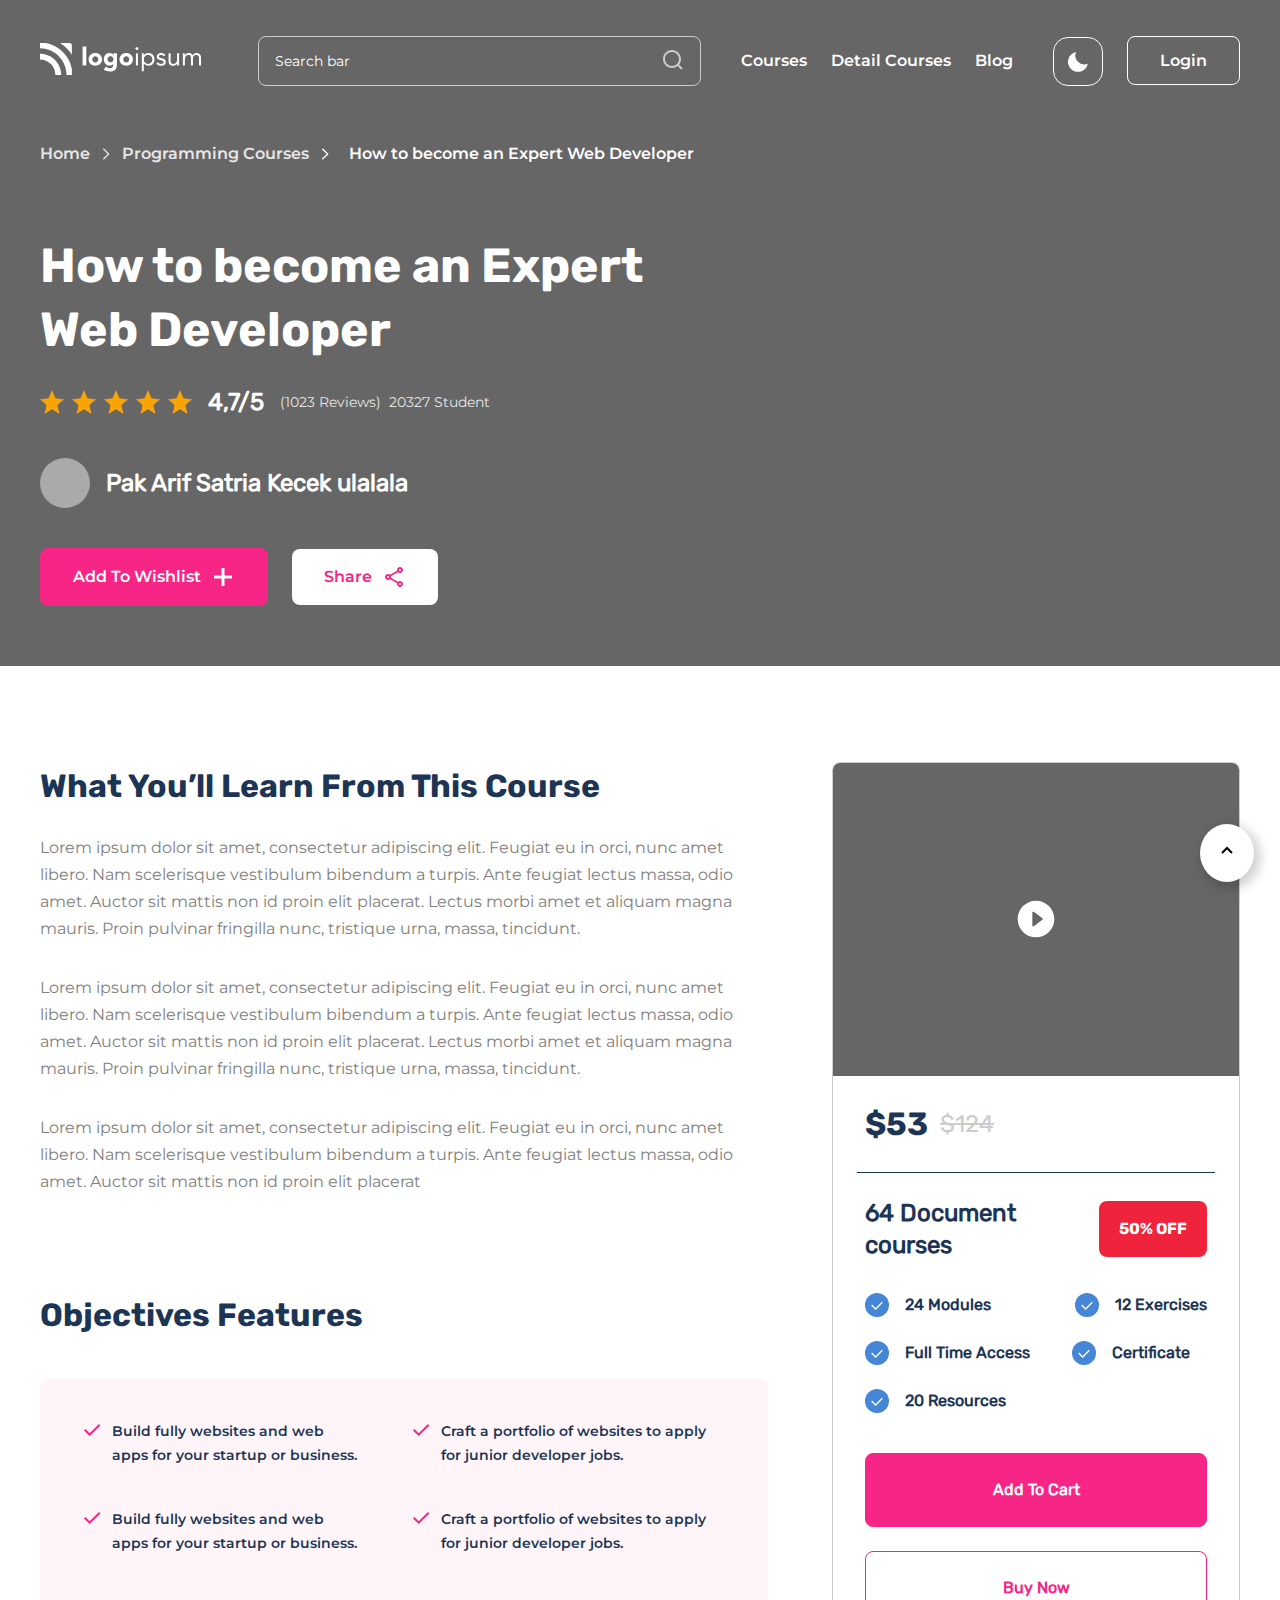
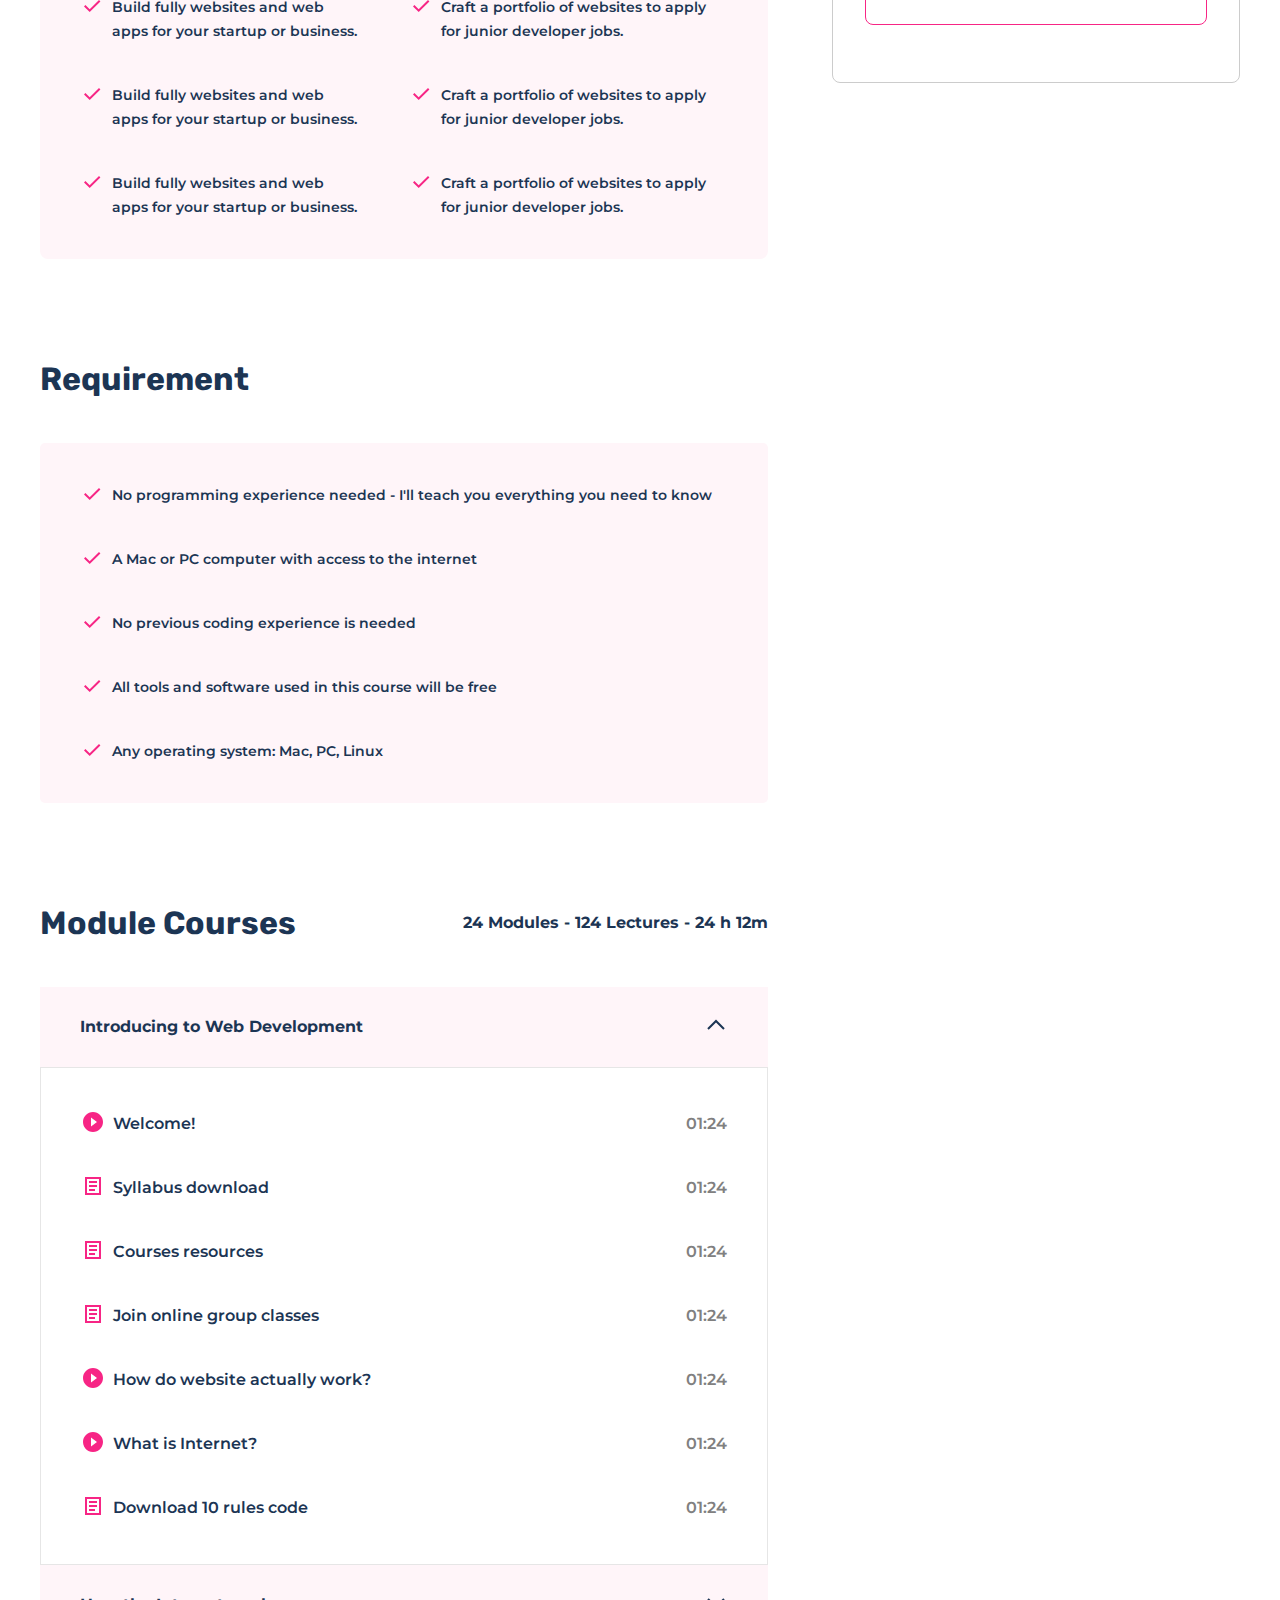
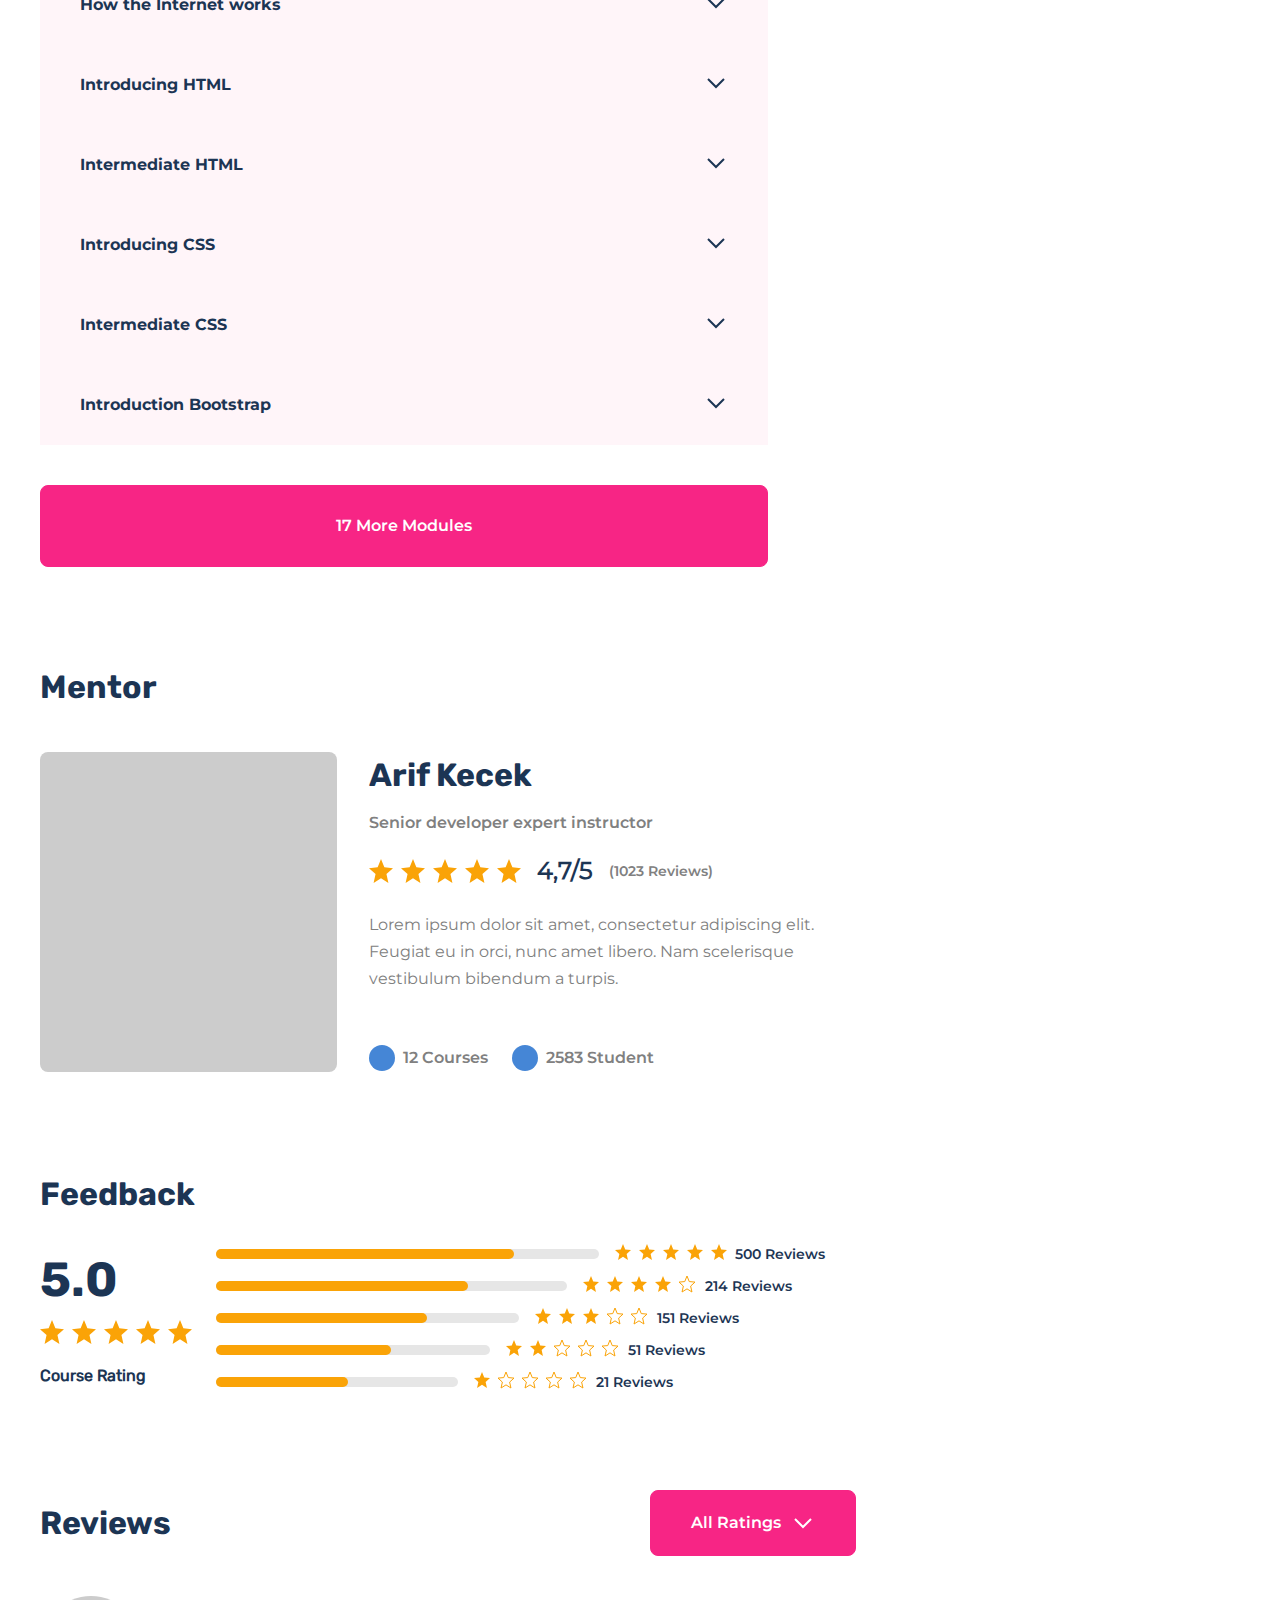
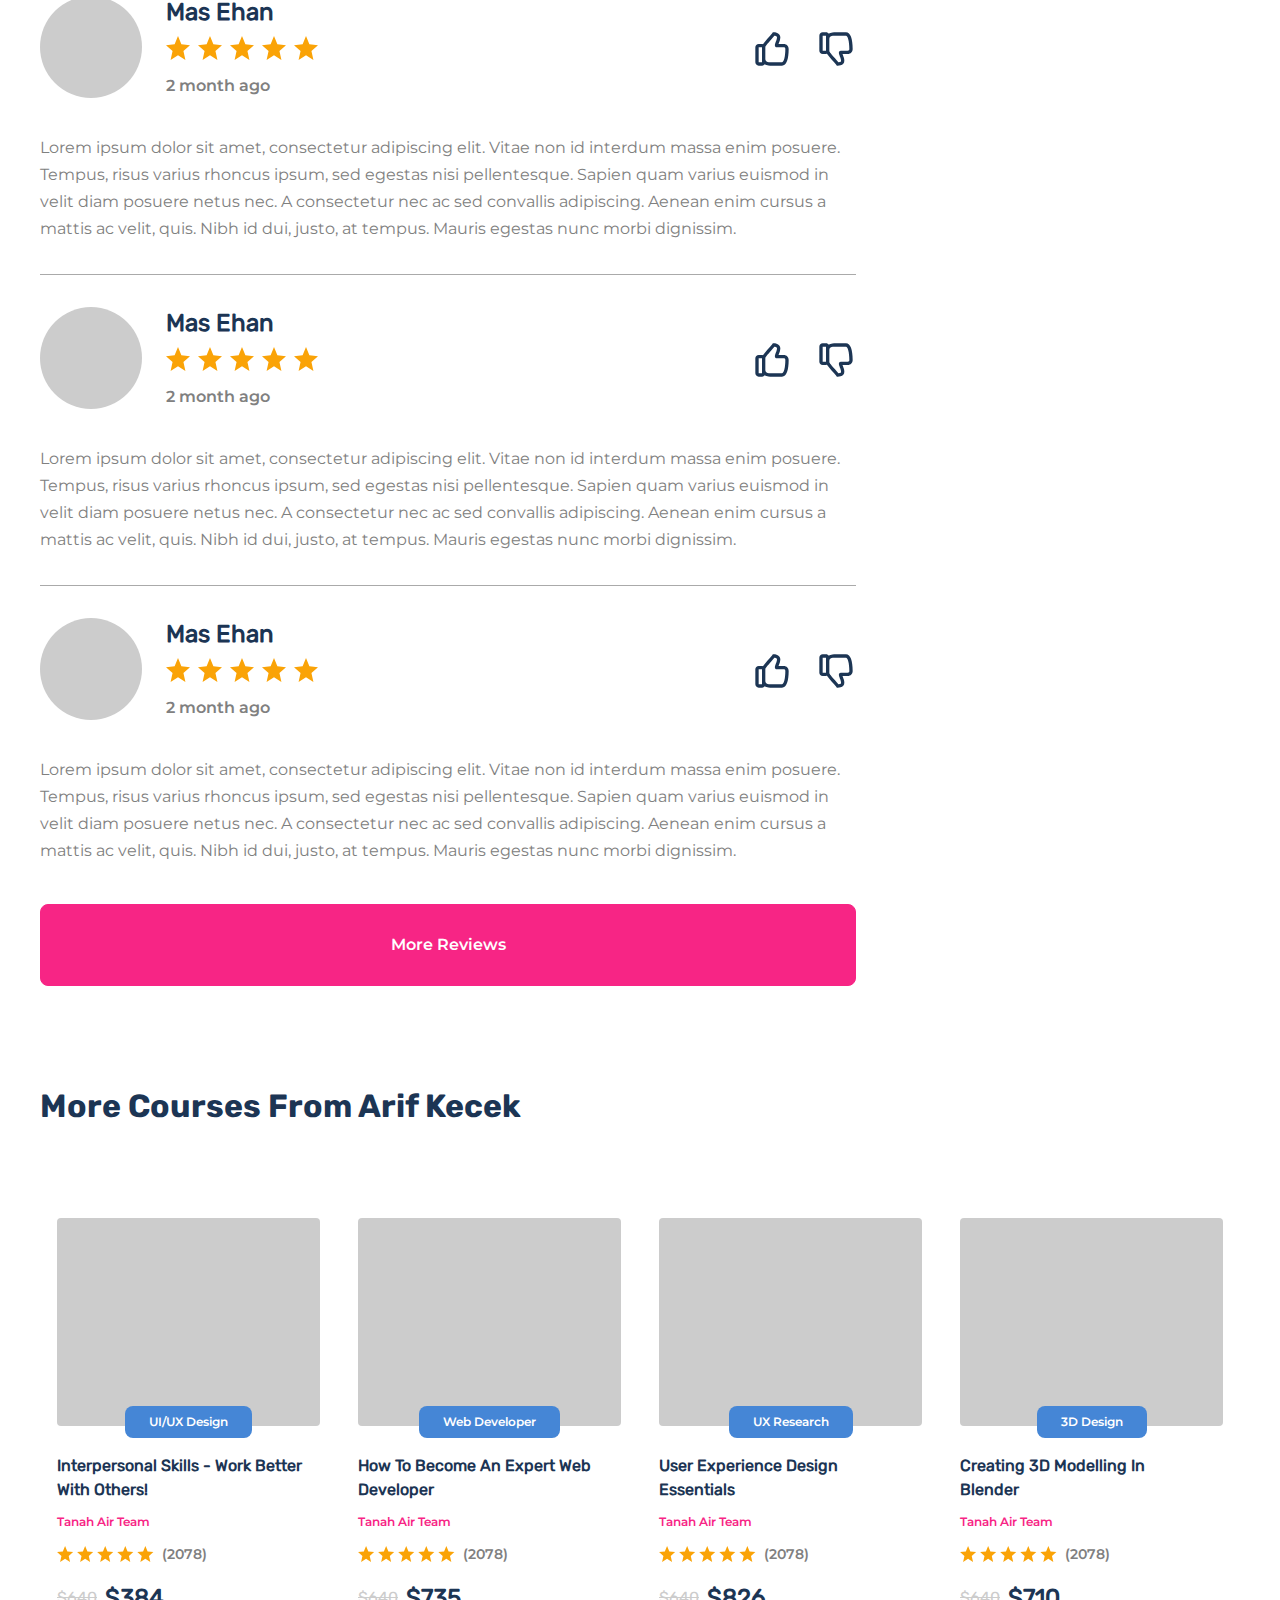
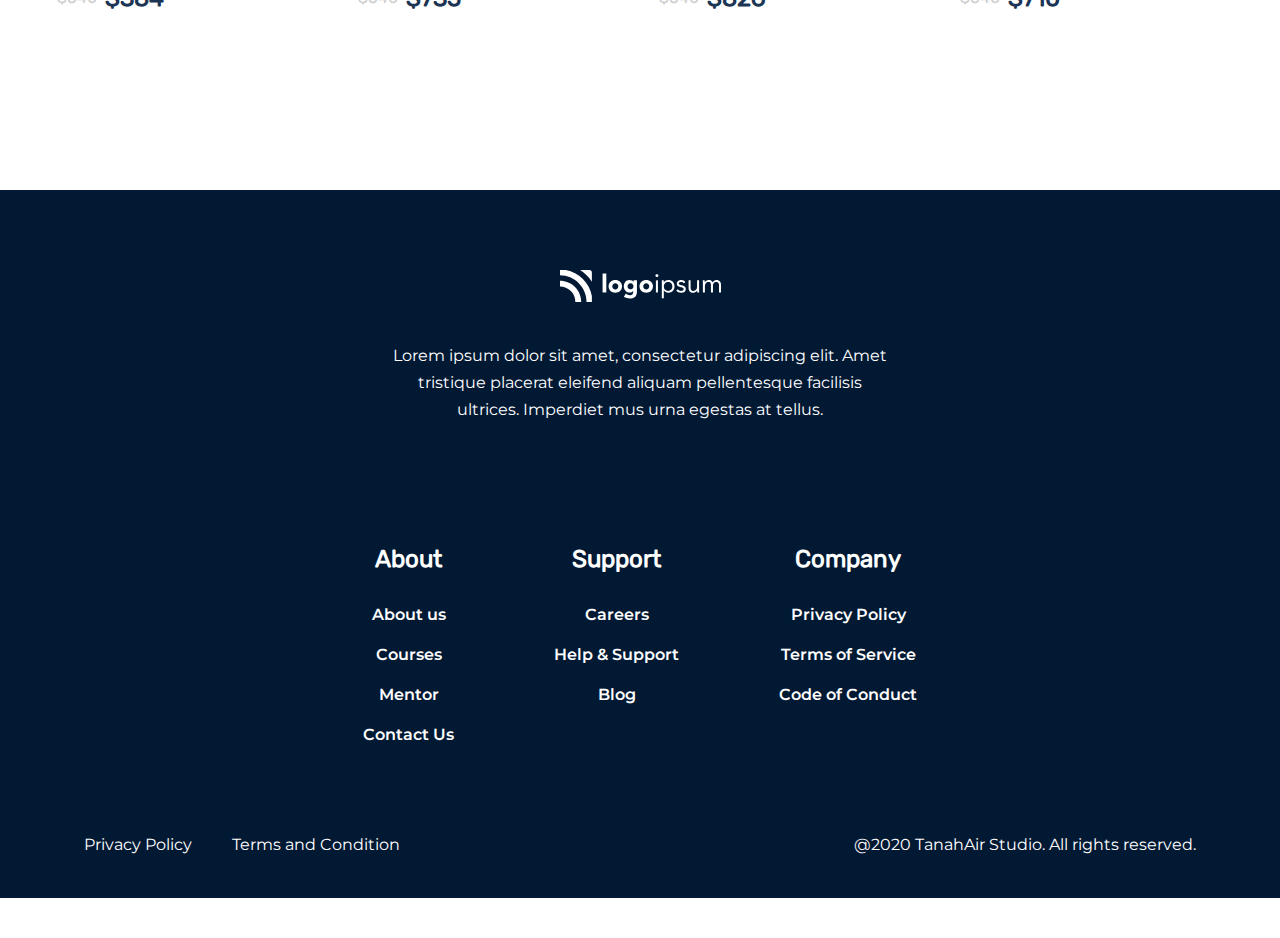
<file: pages/details.html>
<!DOCTYPE html>
<html lang="en">
  <head>
    <meta charset="UTF-8" />
    <meta name="viewport" content="width=device-width, initial-scale=1.0" />
    <title>Education | Detail Courses</title>
    <link rel="stylesheet" href="../scss/style.css" />
  </head>
  <body class="details-page">
    <header id="navbar">
      <div class="container">
        <nav class="nav">
          <a href="../index.html" class="logo">
            <svg width="161" height="32" viewBox="0 0 161 32" fill="none" xmlns="http://www.w3.org/2000/svg">
              <path d="M0 10.6653V16.5895C2.01585 16.5881 4.01219 16.9859 5.87479 17.7601C7.73739 18.5343 9.4297 19.6697 10.8549 21.1015C12.2797 22.5327 13.4097 24.2319 14.1802 26.1019C14.9507 27.9719 15.3466 29.9762 15.3453 32H21.2402C21.2349 26.344 18.9955 20.9212 15.0135 16.9215C11.0314 12.9217 5.632 10.6717 0 10.6653H0Z" fill=""/>
              <path d="M29.4803 0H20.1382C24.8642 3.00768 28.8687 7.02862 31.8643 11.7743V2.39241C31.8639 1.75775 31.6125 1.14924 31.1655 0.700619C30.7184 0.252003 30.1123 -1.57043e-07 29.4803 0Z" fill=""/>
              <path d="M5.86977 0H0V5.33388C7.04017 5.34123 13.7899 8.15302 18.7681 13.1523C23.7464 18.1515 26.5465 24.9298 26.554 31.9999H31.8645V26.1052C30.6638 19.6265 27.5376 13.6648 22.8976 9.00502C18.2575 4.34523 12.321 1.20578 5.86977 0Z" fill=""/>
              <path d="M46.3133 3.52246H42.5718V22.4613H46.3133V3.52246Z" fill=""/>
              <path d="M60.0706 11.7281C59.4477 11.1594 58.7186 10.7206 57.9256 10.4371C56.2221 9.83639 54.3656 9.83639 52.6621 10.4371C51.8688 10.7204 51.1394 11.1593 50.5163 11.7281C49.9053 12.2938 49.4171 12.9801 49.0824 13.7441C48.7365 14.5775 48.5583 15.4714 48.5583 16.3744C48.5583 17.2773 48.7365 18.1713 49.0824 19.0047C49.4158 19.7708 49.9041 20.459 50.5163 21.0257C51.1383 21.5949 51.8673 22.0336 52.6604 22.3158C54.3638 22.9176 56.2206 22.9176 57.924 22.3158C58.7174 22.0336 59.4466 21.5949 60.0689 21.0257C60.6809 20.4588 61.1691 19.7706 61.5028 19.0047C61.8488 18.1713 62.0269 17.2773 62.0269 16.3744C62.0269 15.4714 61.8488 14.5775 61.5028 13.7441C61.1684 12.9804 60.6809 12.2941 60.0706 11.7281ZM57.5013 18.6047C56.8954 19.1528 56.1089 19.4561 55.2935 19.4561C54.478 19.4561 53.6915 19.1528 53.0856 18.6047C52.5763 17.9734 52.2985 17.1856 52.2985 16.3731C52.2985 15.5606 52.5763 14.7728 53.0856 14.1415C53.6915 13.5934 54.478 13.2901 55.2935 13.2901C56.1089 13.2901 56.8954 13.5934 57.5013 14.1415C58.0106 14.7728 58.2884 15.5606 58.2884 16.3731C58.2884 17.1856 58.0106 17.9734 57.5013 18.6047Z" fill=""/>
              <path d="M73.5031 11.8903H73.4562C73.2831 11.6464 73.0822 11.4237 72.8575 11.2268C72.5852 10.9849 72.2838 10.7784 71.9602 10.612C71.1424 10.1906 70.2346 9.97586 69.3155 9.98635C68.51 9.97219 67.7135 10.1573 66.9961 10.5253C66.3276 10.8729 65.7374 11.3547 65.262 11.9409C64.7772 12.545 64.4053 13.2323 64.1643 13.9695C63.9081 14.729 63.7775 15.5255 63.7778 16.3274C63.7683 17.1881 63.912 18.0437 64.2021 18.8537C64.4649 19.5929 64.8746 20.2708 65.4062 20.8461C65.9359 21.4091 66.5787 21.8526 67.2921 22.1472C68.0677 22.4646 68.899 22.6221 69.7364 22.6103C70.3559 22.5996 70.9684 22.4766 71.5443 22.2474C72.1902 22.0013 72.7498 21.57 73.1535 21.0069H73.2038V22.1859C73.2178 22.5791 73.1533 22.9712 73.014 23.339C72.8748 23.7068 72.6636 24.0428 72.3929 24.3274C72.0495 24.6325 71.648 24.8645 71.2127 25.0092C70.7774 25.1539 70.3174 25.2085 69.8605 25.1695C69.1361 25.1776 68.4181 25.0324 67.7533 24.7434C67.0918 24.4465 66.4746 24.0588 65.9194 23.5914L63.8491 26.6945C64.6953 27.379 65.6845 27.8629 66.7429 28.1101C67.7902 28.3519 68.8614 28.4737 69.936 28.473C72.2973 28.473 74.0557 27.876 75.2112 26.6819C76.3668 25.4878 76.9448 23.7384 76.9453 21.4339V10.287H73.5073L73.5031 11.8903ZM73.2784 17.439C73.1308 17.7954 72.9145 18.1191 72.642 18.3914C72.3645 18.669 72.0392 18.8939 71.6818 19.055C71.3108 19.2204 70.9093 19.3059 70.5033 19.3059C70.0973 19.3059 69.6958 19.2204 69.3247 19.055C68.9721 18.8916 68.6511 18.667 68.3763 18.3914C68.1026 18.1168 67.8855 17.7907 67.7373 17.4318C67.5891 17.0729 67.5129 16.6881 67.5129 16.2996C67.5129 15.9111 67.5891 15.5263 67.7373 15.1674C67.8855 14.8085 68.1026 14.4824 68.3763 14.2078C68.6512 13.9322 68.9722 13.7073 69.3247 13.5434C69.6959 13.3785 70.0974 13.2933 70.5033 13.2933C70.9092 13.2933 71.3106 13.3785 71.6818 13.5434C72.0391 13.7051 72.3643 13.9302 72.642 14.2078C73.0536 14.6233 73.3336 15.1518 73.4469 15.7267C73.5601 16.3016 73.5015 16.8974 73.2784 17.439Z" fill=""/>
              <path d="M91.0015 11.7281C90.3786 11.1594 89.6496 10.7206 88.8565 10.4371C87.153 9.83639 85.2965 9.83639 83.593 10.4371C82.7997 10.7204 82.0703 11.1593 81.4472 11.7281C80.8362 12.2938 80.348 12.9801 80.0133 13.7441C79.6674 14.5775 79.4893 15.4714 79.4893 16.3744C79.4893 17.2773 79.6674 18.1713 80.0133 19.0047C80.3468 19.7708 80.835 20.459 81.4472 21.0257C82.0697 21.5951 82.7993 22.0338 83.593 22.3158C85.2964 22.9176 87.1532 22.9176 88.8565 22.3158C89.65 22.0336 90.3792 21.5949 91.0015 21.0257C91.6137 20.459 92.102 19.7708 92.4354 19.0047C92.7814 18.1713 92.9595 17.2773 92.9595 16.3744C92.9595 15.4714 92.7814 14.5775 92.4354 13.7441C92.1007 12.9801 91.6126 12.2938 91.0015 11.7281ZM88.4322 18.6047C87.8264 19.1528 87.0398 19.4561 86.2244 19.4561C85.4089 19.4561 84.6224 19.1528 84.0165 18.6047C83.5073 17.9734 83.2294 17.1856 83.2294 16.3731C83.2294 15.5606 83.5073 14.7728 84.0165 14.1415C84.6224 13.5934 85.4089 13.2901 86.2244 13.2901C87.0398 13.2901 87.8264 13.5934 88.4322 14.1415C88.9415 14.7728 89.2193 15.5606 89.2193 16.3731C89.2193 17.1856 88.9415 17.9734 88.4322 18.6047Z" fill=""/>
              <path d="M97.9226 10.3713H95.916V22.4614H97.9226V10.3713Z" fill=""/>
              <path d="M96.92 4.1719C96.7254 4.16818 96.5322 4.20529 96.3528 4.28083C96.1733 4.35638 96.0115 4.46871 95.8777 4.61063C95.6737 4.81721 95.5351 5.07981 95.4795 5.36535C95.4238 5.65088 95.4536 5.94657 95.565 6.21514C95.6764 6.48372 95.8645 6.71316 96.1056 6.87456C96.3466 7.03596 96.6299 7.12208 96.9196 7.12208C97.2093 7.12208 97.4926 7.03596 97.7336 6.87456C97.9747 6.71316 98.1628 6.48372 98.2742 6.21514C98.3856 5.94657 98.4154 5.65088 98.3597 5.36535C98.3041 5.07981 98.1655 4.81721 97.9615 4.61063C97.8279 4.46865 97.6663 4.35627 97.4869 4.28072C97.3076 4.20516 97.1145 4.16809 96.92 4.1719Z" fill=""/>
              <path d="M112.766 11.8738C112.202 11.295 111.523 10.8415 110.773 10.5424C109.95 10.2167 109.072 10.0545 108.188 10.0649C107.354 10.0553 106.531 10.2413 105.782 10.6081C105.044 10.9764 104.391 11.4953 103.865 12.1314H103.811V10.3715H101.807V28.352H103.811V20.3184H103.862C104.288 21.0552 104.909 21.6591 105.656 22.0632C106.523 22.5507 107.504 22.7961 108.498 22.7739C109.311 22.7791 110.117 22.6163 110.865 22.2956C111.587 21.9879 112.239 21.5351 112.781 20.9651C113.331 20.3825 113.764 19.6985 114.055 18.9508C114.672 17.3195 114.672 15.5176 114.055 13.8864C113.761 13.1369 113.323 12.453 112.766 11.8738ZM112.058 18.1895C111.871 18.7159 111.579 19.1982 111.199 19.6065C110.819 20.0149 110.359 20.3405 109.849 20.5634C108.72 21.0275 107.455 21.0275 106.327 20.5634C105.816 20.3405 105.356 20.0146 104.975 19.6058C104.595 19.197 104.302 18.7141 104.115 18.187C103.721 17.0412 103.721 15.7959 104.115 14.6502C104.302 14.1231 104.595 13.6401 104.975 13.2314C105.356 12.8226 105.816 12.4966 106.327 12.2738C107.455 11.8096 108.72 11.8096 109.849 12.2738C110.36 12.4966 110.82 12.8226 111.2 13.2314C111.581 13.6401 111.874 14.1231 112.061 14.6502C112.455 15.7959 112.455 17.0412 112.061 18.187L112.058 18.1895Z" fill=""/>
              <path d="M124.625 16.421C124.244 16.1347 123.82 15.9123 123.368 15.7625C122.871 15.5944 122.364 15.4604 121.85 15.3616C121.464 15.2954 121.082 15.2094 120.705 15.104C120.369 15.0123 120.042 14.8912 119.727 14.7419C119.475 14.627 119.248 14.4647 119.057 14.2635C118.894 14.0837 118.807 13.8479 118.813 13.605C118.809 13.343 118.885 13.086 119.031 12.869C119.176 12.6547 119.364 12.474 119.584 12.3393C119.819 12.1965 120.076 12.0919 120.344 12.0294C120.618 11.9613 120.9 11.9265 121.182 11.9259C121.72 11.9091 122.252 12.0482 122.713 12.3267C123.129 12.5898 123.477 12.9482 123.729 13.3726L125.401 12.2619C125.031 11.5277 124.429 10.9371 123.69 10.5819C122.945 10.2344 122.132 10.058 121.311 10.0657C120.754 10.0643 120.2 10.1426 119.665 10.2981C119.152 10.4449 118.665 10.6723 118.223 10.9718C117.8 11.2584 117.448 11.6383 117.194 12.0825C116.931 12.5555 116.798 13.0903 116.809 13.632C116.788 14.1622 116.907 14.6886 117.156 15.157C117.382 15.5488 117.698 15.8808 118.078 16.1254C118.497 16.3909 118.952 16.5953 119.428 16.7326C119.943 16.8875 120.483 17.0254 121.049 17.1461C121.375 17.2151 121.693 17.2926 122.001 17.3785C122.29 17.4564 122.567 17.5737 122.824 17.7271C123.051 17.8622 123.248 18.0425 123.403 18.2568C123.557 18.4942 123.634 18.7743 123.622 19.0576C123.631 19.3554 123.55 19.6489 123.39 19.8997C123.231 20.1375 123.02 20.3361 122.773 20.4808C122.506 20.6405 122.215 20.7543 121.911 20.8176C121.603 20.8857 121.288 20.9204 120.972 20.9212C120.347 20.9455 119.727 20.7932 119.184 20.4816C118.684 20.1623 118.245 19.7569 117.885 19.2842L116.292 20.5246C116.785 21.2938 117.485 21.9069 118.311 22.293C119.158 22.6304 120.063 22.7931 120.974 22.7713C121.567 22.7718 122.158 22.7026 122.734 22.565C123.283 22.4376 123.806 22.2147 124.278 21.9065C124.729 21.6057 125.103 21.2016 125.368 20.7275C125.656 20.1895 125.799 19.5849 125.781 18.9743C125.797 18.4493 125.692 17.9278 125.472 17.4509C125.273 17.0466 124.983 16.6942 124.625 16.421Z" fill=""/>
              <path d="M139.082 19.594V10.3713H137.075V16.2661C137.082 16.9016 137.008 17.5353 136.857 18.1524C136.728 18.6813 136.5 19.1808 136.186 19.6244C135.887 20.0367 135.488 20.3657 135.028 20.5801C134.498 20.8164 133.923 20.9315 133.343 20.917C132.951 20.9488 132.557 20.8856 132.195 20.7328C131.832 20.58 131.511 20.3419 131.259 20.0387C130.777 19.3344 130.541 18.4895 130.588 17.6362V10.3713H128.582V17.8374C128.576 18.5142 128.667 19.1883 128.852 19.8391C129.013 20.416 129.3 20.95 129.69 21.4029C130.082 21.8456 130.569 22.1915 131.116 22.4134C131.767 22.6686 132.462 22.7917 133.161 22.7755C133.631 22.7793 134.099 22.7138 134.551 22.581C134.958 22.4619 135.347 22.2883 135.708 22.0648C136.036 21.8618 136.334 21.6141 136.595 21.3288C136.829 21.0749 137.024 20.7874 137.174 20.4757H137.226C137.226 20.821 137.234 21.1578 137.252 21.4862C137.269 21.8147 137.277 22.142 137.277 22.4681H139.181C139.181 22.0712 139.164 21.6319 139.129 21.1502C139.094 20.6686 139.079 20.1498 139.082 19.594Z" fill=""/>
              <path d="M160.768 13.0198C160.634 12.4348 160.37 11.8878 159.996 11.4198C159.618 10.967 159.131 10.619 158.581 10.4093C157.889 10.1583 157.156 10.0401 156.42 10.0606C155.622 10.0256 154.831 10.2375 154.156 10.6678C153.531 11.1185 153.005 11.6949 152.613 12.3604C152.511 12.1532 152.377 11.9163 152.214 11.6497C152.032 11.3617 151.802 11.1081 151.533 10.9002C151.202 10.6479 150.834 10.449 150.442 10.3107C149.916 10.1331 149.363 10.0498 148.808 10.0648C148.338 10.0609 147.87 10.1265 147.419 10.2594C147.012 10.3785 146.623 10.5521 146.261 10.7756C145.933 10.9788 145.635 11.2265 145.374 11.5116C145.14 11.7654 144.945 12.0529 144.796 12.3646H144.744C144.744 12.0194 144.735 11.6842 144.719 11.3541C144.702 11.024 144.693 10.6998 144.693 10.3722H142.789C142.789 10.7691 142.806 11.2084 142.84 11.6901C142.874 12.1718 142.891 12.6885 142.891 13.2404V22.4623H144.9V16.5726C144.893 15.9368 144.967 15.3028 145.119 14.6855C145.247 14.1563 145.474 13.6567 145.789 13.2135C146.088 12.801 146.486 12.472 146.947 12.2577C147.477 12.0212 148.052 11.9062 148.632 11.9208C148.975 11.8914 149.321 11.9538 149.632 12.1017C149.944 12.2496 150.211 12.4777 150.406 12.7629C150.837 13.649 151.024 14.6347 150.947 15.6177V22.464H152.95V15.4863C152.944 14.9891 153.027 14.4948 153.194 14.0269C153.343 13.6122 153.571 13.2306 153.865 12.9036C154.143 12.5974 154.48 12.3513 154.856 12.1802C155.235 12.0075 155.648 11.9193 156.065 11.9217C156.56 11.9036 157.053 12.0007 157.505 12.2055C157.862 12.3783 158.17 12.6359 158.405 12.9558C158.631 13.2725 158.789 13.6329 158.869 14.0143C158.955 14.4133 158.998 14.8204 158.997 15.2286V22.4623H161V15.125C161.007 14.4165 160.929 13.7096 160.768 13.0198Z" fill=""/>
            </svg>
          </a>
          <div class="nav-list">
            <label class="search-container">
              <input id="search" type="text" placeholder="Search bar">
              <svg width="24" height="24" viewBox="0 0 24 24" fill="none" xmlns="http://www.w3.org/2000/svg">
                <path fill-rule="evenodd" clip-rule="evenodd" d="M21.707 20.293L18.025 16.611C19.258 15.071 20 13.122 20 11C20 6.038 15.962 2 11 2C6.038 2 2 6.038 2 11C2 15.962 6.038 20 11 20C13.122 20 15.071 19.258 16.611 18.025L20.293 21.707L21.707 20.293ZM4 11C4 7.14 7.14 4 11 4C14.86 4 18 7.14 18 11C18 14.86 14.86 18 11 18C7.14 18 4 14.86 4 11Z" fill=""/>
              </svg>
            </label>
            <ul>
              <li>
                <a href="./courses.html">Courses</a>
              </li>
              <li>
                <a href="#">Detail Courses</a>
              </li>
              <li>
                <a href="./blog.html">Blog</a>
              </li>
            </ul>
            <div class="header-btns">
              <button id="light-dark" class="dark-mode">
                <svg xmlns="http://www.w3.org/2000/svg" width="24" height="24" viewBox="0 0 24 24"><path d="M12 11.807A9.002 9.002 0 0 1 10.049 2a9.942 9.942 0 0 0-5.12 2.735c-3.905 3.905-3.905 10.237 0 14.142 3.906 3.906 10.237 3.905 14.143 0a9.946 9.946 0 0 0 2.735-5.119A9.003 9.003 0 0 1 12 11.807z"></path></svg>
              </button>
              <button>
                <a class="nav-lastLink" href="./account.html">Login</a>
              </button>
            </div>
          </div>
          <button class="menu-btn">
            <svg xmlns="http://www.w3.org/2000/svg" width="24" height="24" viewBox="0 0 24 24" style="fill: #1C3554;"><path d="M4 6h16v2H4zm0 5h16v2H4zm0 5h16v2H4z"></path></svg>
          </button>
        </nav>  
      </div>
    </header>

    <main>
      <div class="hero-section">
        <div class="container">
          <div class="hero-section-content">
            <div class="hero-links">
              <a href="../index.html">Home</a>
              <svg width="16" height="16" viewBox="0 0 16 16" fill="none" xmlns="http://www.w3.org/2000/svg">
                <path d="M4.862 3.13798L9.724 7.99998L4.862 12.862L5.80467 13.8046L11.6093 7.99998L5.80467 2.19531L4.862 3.13798Z" fill="#E6E6E6"/>
              </svg>
              <a href="./courses.html">Programming Courses</a>
              <svg width="16" height="16" viewBox="0 0 16 16" fill="none" xmlns="http://www.w3.org/2000/svg">
                <path d="M4.862 3.13798L9.724 7.99998L4.862 12.862L5.80467 13.8046L11.6093 7.99998L5.80467 2.19531L4.862 3.13798Z" fill="white"/>
              </svg>
              <a href="./details.html">How to become an Expert Web Developer</a>
            </div>
            <h1>How to become an Expert Web Developer</h1>
            <div class="hero-rating">
              <svg width="152" height="24" viewBox="0 0 152 24" fill="none" xmlns="http://www.w3.org/2000/svg">
                <path fill-rule="evenodd" clip-rule="evenodd" d="M12 19.2884L19.416 24L17.448 15.12L24 9.14526L15.372 8.37474L12 0L8.628 8.37474L0 9.14526L6.552 15.12L4.584 24L12 19.2884Z" fill="#FAA307"/>
                <path fill-rule="evenodd" clip-rule="evenodd" d="M44 19.2884L51.416 24L49.448 15.12L56 9.14526L47.372 8.37474L44 0L40.628 8.37474L32 9.14526L38.552 15.12L36.584 24L44 19.2884Z" fill="#FAA307"/>
                <path fill-rule="evenodd" clip-rule="evenodd" d="M76 19.2884L83.416 24L81.448 15.12L88 9.14526L79.372 8.37474L76 0L72.628 8.37474L64 9.14526L70.552 15.12L68.584 24L76 19.2884Z" fill="#FAA307"/>
                <path fill-rule="evenodd" clip-rule="evenodd" d="M108 19.2884L115.416 24L113.448 15.12L120 9.14526L111.372 8.37474L108 0L104.628 8.37474L96 9.14526L102.552 15.12L100.584 24L108 19.2884Z" fill="#FAA307"/>
                <path fill-rule="evenodd" clip-rule="evenodd" d="M140 19.2884L147.416 24L145.448 15.12L152 9.14526L143.372 8.37474L140 0L136.628 8.37474L128 9.14526L134.552 15.12L132.584 24L140 19.2884Z" fill="#FAA307"/>
              </svg>
              <p>4,7/5</p>
              <div>
                <h5>(1023 Reviews)</h5>
                <h5>20327 Student</h5>
              </div>
            </div>
            <div class="hero-profile">
              <svg width="50" height="50" viewBox="0 0 50 50" fill="none" xmlns="http://www.w3.org/2000/svg">
                <circle cx="25" cy="25" r="25" fill="#AAAAAA"/>
              </svg>
              <p>Pak Arif Satria Kecek ulalala</p>
            </div>
            <div class="hero-btnGroup">
              <button>
                Add To Wishlist
                <svg width="24" height="24" viewBox="0 0 24 24" fill="none" xmlns="http://www.w3.org/2000/svg">
                  <path fill-rule="evenodd" clip-rule="evenodd" d="M13.5 10.5H21V13.5H13.5V21H10.5V13.5H3V10.5H10.5V3H13.5V10.5Z" fill=""/>
                </svg>
              </button>
              <button>
                Share
                <svg width="24" height="24" viewBox="0 0 24 24" fill="none" xmlns="http://www.w3.org/2000/svg">
                  <path fill-rule="evenodd" clip-rule="evenodd" d="M18 6C17.4477 6 17 5.55228 17 5C17 4.44772 17.4477 4 18 4C18.5523 4 19 4.44772 19 5C19 5.55228 18.5523 6 18 6ZM6 13C5.44772 13 5 12.5523 5 12C5 11.4477 5.44772 11 6 11C6.55228 11 7 11.4477 7 12C7 12.5523 6.55228 13 6 13ZM18 20.02C17.4477 20.02 17 19.5723 17 19.02C17 18.4677 17.4477 18.02 18 18.02C18.5523 18.02 19 18.4677 19 19.02C19 19.5723 18.5523 20.02 18 20.02Z" fill="white"/>
                  <path fill-rule="evenodd" clip-rule="evenodd" d="M18 16.08C17.24 16.08 16.56 16.38 16.04 16.85L8.91 12.7C8.96 12.47 9 12.24 9 12C9 11.76 8.96 11.53 8.91 11.3L15.96 7.19C16.5 7.69 17.21 8 18 8C19.66 8 21 6.66 21 5C21 3.34 19.66 2 18 2C16.34 2 15 3.34 15 5C15 5.24 15.04 5.47 15.09 5.7L8.04 9.81C7.5 9.31 6.79 9 6 9C4.34 9 3 10.34 3 12C3 13.66 4.34 15 6 15C6.79 15 7.5 14.69 8.04 14.19L15.16 18.35C15.11 18.56 15.08 18.78 15.08 19C15.08 20.61 16.39 21.92 18 21.92C19.61 21.92 20.92 20.61 20.92 19C20.92 17.39 19.61 16.08 18 16.08ZM18 4C18.55 4 19 4.45 19 5C19 5.55 18.55 6 18 6C17.45 6 17 5.55 17 5C17 4.45 17.45 4 18 4ZM6 13C5.45 13 5 12.55 5 12C5 11.45 5.45 11 6 11C6.55 11 7 11.45 7 12C7 12.55 6.55 13 6 13ZM18 20.02C17.45 20.02 17 19.57 17 19.02C17 18.47 17.45 18.02 18 18.02C18.55 18.02 19 18.47 19 19.02C19 19.57 18.55 20.02 18 20.02Z" fill="#F72585"/>
                </svg>
              </button>
            </div>
          </div>
        </div>
      </div>
      <div class="container">
        <div class="body-content">
          <article>
            <section class="learning-section">
              <h2>What you’ll learn from this course</h2>
              <div>
                <p>Lorem ipsum dolor sit amet, consectetur adipiscing elit. Feugiat eu in orci, nunc amet libero. Nam scelerisque vestibulum bibendum a turpis. Ante feugiat lectus massa, odio amet. Auctor sit mattis non id proin elit placerat. Lectus morbi amet et aliquam magna mauris. Proin pulvinar fringilla nunc, tristique urna, massa, tincidunt. </p>
                <p>Lorem ipsum dolor sit amet, consectetur adipiscing elit. Feugiat eu in orci, nunc amet libero. Nam scelerisque vestibulum bibendum a turpis. Ante feugiat lectus massa, odio amet. Auctor sit mattis non id proin elit placerat. Lectus morbi amet et aliquam magna mauris. Proin pulvinar fringilla nunc, tristique urna, massa, tincidunt. </p>
                <p>Lorem ipsum dolor sit amet, consectetur adipiscing elit. Feugiat eu in orci, nunc amet libero. Nam scelerisque vestibulum bibendum a turpis. Ante feugiat lectus massa, odio amet. Auctor sit mattis non id proin elit placerat</p>
              </div>
            </section>
            <section class="features-section">
              <h2>Objectives Features</h2>
              <div class="features-cardBox">
                <div class="features-card">
                  <div>
                    <div>
                      <svg width="24" height="24" viewBox="0 0 24 24" fill="none" xmlns="http://www.w3.org/2000/svg">
                        <path fill-rule="evenodd" clip-rule="evenodd" d="M9.70711 14.2929L19 5L20.4142 6.41421L9.70711 17.1213L4 11.4142L5.41421 10L9.70711 14.2929Z" fill="#F72585"/>
                      </svg>
                    </div>
                    <p>Build fully websites and web apps for your startup or business.</p>
                  </div>
                  <div>
                    <div>
                      <svg width="24" height="24" viewBox="0 0 24 24" fill="none" xmlns="http://www.w3.org/2000/svg">
                        <path fill-rule="evenodd" clip-rule="evenodd" d="M9.70711 14.2929L19 5L20.4142 6.41421L9.70711 17.1213L4 11.4142L5.41421 10L9.70711 14.2929Z" fill="#F72585"/>
                      </svg>
                    </div>
                    <p>Build fully websites and web apps for your startup or business.</p>
                  </div>
                  <div>
                    <div>
                      <svg width="24" height="24" viewBox="0 0 24 24" fill="none" xmlns="http://www.w3.org/2000/svg">
                        <path fill-rule="evenodd" clip-rule="evenodd" d="M9.70711 14.2929L19 5L20.4142 6.41421L9.70711 17.1213L4 11.4142L5.41421 10L9.70711 14.2929Z" fill="#F72585"/>
                      </svg>
                    </div>
                    <p>Build fully websites and web apps for your startup or business.</p>
                  </div>
                  <div>
                    <div>
                      <svg width="24" height="24" viewBox="0 0 24 24" fill="none" xmlns="http://www.w3.org/2000/svg">
                        <path fill-rule="evenodd" clip-rule="evenodd" d="M9.70711 14.2929L19 5L20.4142 6.41421L9.70711 17.1213L4 11.4142L5.41421 10L9.70711 14.2929Z" fill="#F72585"/>
                      </svg>
                    </div>
                    <p>Build fully websites and web apps for your startup or business.</p>
                  </div>
                  <div>
                    <div>
                      <svg width="24" height="24" viewBox="0 0 24 24" fill="none" xmlns="http://www.w3.org/2000/svg">
                        <path fill-rule="evenodd" clip-rule="evenodd" d="M9.70711 14.2929L19 5L20.4142 6.41421L9.70711 17.1213L4 11.4142L5.41421 10L9.70711 14.2929Z" fill="#F72585"/>
                      </svg>
                    </div>
                    <p>Build fully websites and web apps for your startup or business.</p>
                  </div>
                </div>
                <div class="features-card">
                  <div>
                    <div>
                      <svg width="24" height="24" viewBox="0 0 24 24" fill="none" xmlns="http://www.w3.org/2000/svg">
                        <path fill-rule="evenodd" clip-rule="evenodd" d="M9.70711 14.2929L19 5L20.4142 6.41421L9.70711 17.1213L4 11.4142L5.41421 10L9.70711 14.2929Z" fill="#F72585"/>
                      </svg>
                    </div>
                    <p>Craft a portfolio of websites to apply for junior developer jobs.</p>
                  </div>
                  <div>
                    <div>
                      <svg width="24" height="24" viewBox="0 0 24 24" fill="none" xmlns="http://www.w3.org/2000/svg">
                        <path fill-rule="evenodd" clip-rule="evenodd" d="M9.70711 14.2929L19 5L20.4142 6.41421L9.70711 17.1213L4 11.4142L5.41421 10L9.70711 14.2929Z" fill="#F72585"/>
                      </svg>
                    </div>
                    <p>Craft a portfolio of websites to apply for junior developer jobs.</p>
                  </div>
                  <div>
                    <div>
                      <svg width="24" height="24" viewBox="0 0 24 24" fill="none" xmlns="http://www.w3.org/2000/svg">
                        <path fill-rule="evenodd" clip-rule="evenodd" d="M9.70711 14.2929L19 5L20.4142 6.41421L9.70711 17.1213L4 11.4142L5.41421 10L9.70711 14.2929Z" fill="#F72585"/>
                      </svg>
                    </div>
                    <p>Craft a portfolio of websites to apply for junior developer jobs.</p>
                  </div>
                  <div>
                    <div>
                      <svg width="24" height="24" viewBox="0 0 24 24" fill="none" xmlns="http://www.w3.org/2000/svg">
                        <path fill-rule="evenodd" clip-rule="evenodd" d="M9.70711 14.2929L19 5L20.4142 6.41421L9.70711 17.1213L4 11.4142L5.41421 10L9.70711 14.2929Z" fill="#F72585"/>
                      </svg>
                    </div>
                    <p>Craft a portfolio of websites to apply for junior developer jobs.</p>
                  </div>
                  <div>
                    <div>
                      <svg width="24" height="24" viewBox="0 0 24 24" fill="none" xmlns="http://www.w3.org/2000/svg">
                        <path fill-rule="evenodd" clip-rule="evenodd" d="M9.70711 14.2929L19 5L20.4142 6.41421L9.70711 17.1213L4 11.4142L5.41421 10L9.70711 14.2929Z" fill="#F72585"/>
                      </svg>
                    </div>
                    <p>Craft a portfolio of websites to apply for junior developer jobs.</p>
                  </div>
                </div>
              </div>
            </section>
            <section class="req-section">
              <h2>Requirement</h2>
              <div class="req-cardBox">
                <div>
                  <div>
                    <svg width="24" height="24" viewBox="0 0 24 24" fill="none" xmlns="http://www.w3.org/2000/svg">
                      <path fill-rule="evenodd" clip-rule="evenodd" d="M9.70711 14.2929L19 5L20.4142 6.41421L9.70711 17.1213L4 11.4142L5.41421 10L9.70711 14.2929Z" fill="#F72585"/>
                    </svg>
                  </div>
                  <p>No programming experience needed - I'll teach you everything you need to know</p>
                </div>
                <div>
                  <div>
                    <svg width="24" height="24" viewBox="0 0 24 24" fill="none" xmlns="http://www.w3.org/2000/svg">
                      <path fill-rule="evenodd" clip-rule="evenodd" d="M9.70711 14.2929L19 5L20.4142 6.41421L9.70711 17.1213L4 11.4142L5.41421 10L9.70711 14.2929Z" fill="#F72585"/>
                    </svg>
                  </div>
                  <p>A Mac or PC computer with access to the internet</p>
                </div>
                <div>
                  <div>
                    <svg width="24" height="24" viewBox="0 0 24 24" fill="none" xmlns="http://www.w3.org/2000/svg">
                      <path fill-rule="evenodd" clip-rule="evenodd" d="M9.70711 14.2929L19 5L20.4142 6.41421L9.70711 17.1213L4 11.4142L5.41421 10L9.70711 14.2929Z" fill="#F72585"/>
                    </svg>
                  </div>
                  <p>No previous coding experience is needed</p>
                </div>
                <div>
                  <div>
                    <svg width="24" height="24" viewBox="0 0 24 24" fill="none" xmlns="http://www.w3.org/2000/svg">
                      <path fill-rule="evenodd" clip-rule="evenodd" d="M9.70711 14.2929L19 5L20.4142 6.41421L9.70711 17.1213L4 11.4142L5.41421 10L9.70711 14.2929Z" fill="#F72585"/>
                    </svg>
                  </div>
                  <p>All tools and software used in this course will be free</p>
                </div>
                <div>
                  <div>
                    <svg width="24" height="24" viewBox="0 0 24 24" fill="none" xmlns="http://www.w3.org/2000/svg">
                      <path fill-rule="evenodd" clip-rule="evenodd" d="M9.70711 14.2929L19 5L20.4142 6.41421L9.70711 17.1213L4 11.4142L5.41421 10L9.70711 14.2929Z" fill="#F72585"/>
                    </svg>
                  </div>
                  <p>Any operating system: Mac, PC, Linux</p>
                </div>
              </div>
            </section>
            <section class="modul-section">
              <div class="modul-title">
                <h2>Module Courses</h2>
                <p>24 Modules - 124 Lectures - 24 h 12m</p>
              </div>
              <div class="modul-cardBox">
                <p>Introducing to Web Development</p>
                <div>
                  <svg width="24" height="24" viewBox="0 0 24 24" fill="none" xmlns="http://www.w3.org/2000/svg">
                    <path fill-rule="evenodd" clip-rule="evenodd" d="M12 9.41424L4.70711 16.7071L3.29289 15.2929L12 6.58582L20.7071 15.2929L19.2929 16.7071L12 9.41424Z" fill="#1C3554"/>
                  </svg>
                </div>
              </div>
              <div class="modul-type">
                <div class="modul-typeBox">
                  <div class="modul-namePart">
                    <div>
                      <svg width="24" height="24" viewBox="0 0 24 24" fill="none" xmlns="http://www.w3.org/2000/svg">
                        <path fill-rule="evenodd" clip-rule="evenodd" d="M12 2C6.48 2 2 6.48 2 12C2 17.52 6.48 22 12 22C17.52 22 22 17.52 22 12C22 6.48 17.52 2 12 2ZM10 16.5V7.5L16 12L10 16.5Z" fill="#F72585"/>
                      </svg>
                    </div>
                    <h4>Welcome!</h4>
                  </div>
                  <p>01:24</p>
                </div>
                <div class="modul-typeBox">
                  <div class="modul-namePart">
                    <div>
                      <svg width="24" height="24" viewBox="0 0 24 24" fill="none" xmlns="http://www.w3.org/2000/svg">
                        <path fill-rule="evenodd" clip-rule="evenodd" d="M20 21H4V3H20V21ZM6 19H18V5H6V19ZM16 7H8V9H16V7ZM8 15H14V17H8V15ZM16 11H8V13H16V11Z" fill="#F72585"/>
                      </svg>
                    </div>
                    <h4>Syllabus download</h4>
                  </div>
                  <p>01:24</p>
                </div>
                <div class="modul-typeBox">
                  <div class="modul-namePart">
                    <div>
                      <svg width="24" height="24" viewBox="0 0 24 24" fill="none" xmlns="http://www.w3.org/2000/svg">
                        <path fill-rule="evenodd" clip-rule="evenodd" d="M20 21H4V3H20V21ZM6 19H18V5H6V19ZM16 7H8V9H16V7ZM8 15H14V17H8V15ZM16 11H8V13H16V11Z" fill="#F72585"/>
                      </svg>
                    </div>
                    <h4>Courses resources</h4>
                  </div>
                  <p>01:24</p>
                </div>
                <div class="modul-typeBox">
                  <div class="modul-namePart">
                    <div>
                      <svg width="24" height="24" viewBox="0 0 24 24" fill="none" xmlns="http://www.w3.org/2000/svg">
                        <path fill-rule="evenodd" clip-rule="evenodd" d="M20 21H4V3H20V21ZM6 19H18V5H6V19ZM16 7H8V9H16V7ZM8 15H14V17H8V15ZM16 11H8V13H16V11Z" fill="#F72585"/>
                      </svg>
                    </div>
                    <h4>Join online group classes</h4>
                  </div>
                  <p>01:24</p>
                </div>
                <div class="modul-typeBox">
                  <div class="modul-namePart">
                    <div>
                      <svg width="24" height="24" viewBox="0 0 24 24" fill="none" xmlns="http://www.w3.org/2000/svg">
                        <path fill-rule="evenodd" clip-rule="evenodd" d="M12 2C6.48 2 2 6.48 2 12C2 17.52 6.48 22 12 22C17.52 22 22 17.52 22 12C22 6.48 17.52 2 12 2ZM10 16.5V7.5L16 12L10 16.5Z" fill="#F72585"/>
                      </svg>
                    </div>
                    <h4>How do website actually work?</h4>
                  </div>
                  <p>01:24</p>
                </div>
                <div class="modul-typeBox">
                  <div class="modul-namePart">
                    <div>
                      <svg width="24" height="24" viewBox="0 0 24 24" fill="none" xmlns="http://www.w3.org/2000/svg">
                        <path fill-rule="evenodd" clip-rule="evenodd" d="M12 2C6.48 2 2 6.48 2 12C2 17.52 6.48 22 12 22C17.52 22 22 17.52 22 12C22 6.48 17.52 2 12 2ZM10 16.5V7.5L16 12L10 16.5Z" fill="#F72585"/>
                      </svg>
                    </div>
                    <h4>What is Internet?</h4>
                  </div>
                  <p>01:24</p>
                </div>
                <div class="modul-typeBox">
                  <div class="modul-namePart">
                    <div>
                      <svg width="24" height="24" viewBox="0 0 24 24" fill="none" xmlns="http://www.w3.org/2000/svg">
                        <path fill-rule="evenodd" clip-rule="evenodd" d="M20 21H4V3H20V21ZM6 19H18V5H6V19ZM16 7H8V9H16V7ZM8 15H14V17H8V15ZM16 11H8V13H16V11Z" fill="#F72585"/>
                      </svg>
                    </div>
                    <h4>Download 10 rules code</h4>
                  </div>
                  <p>01:24</p>
                </div>
              </div>
              <div class="modul-cardBox">
                <p>How the Internet works</p>
                <div>
                  <svg width="24" height="24" viewBox="0 0 24 24" fill="none" xmlns="http://www.w3.org/2000/svg">
                    <path fill-rule="evenodd" clip-rule="evenodd" d="M12 14.5858L19.2929 7.29289L20.7071 8.70711L12 17.4142L3.29289 8.70711L4.70711 7.29289L12 14.5858Z" fill="#1C3554"/>
                  </svg>
                </div>
              </div>
              <div class="modul-cardBox">
                <p>Introducing HTML</p>
                <div>
                  <svg width="24" height="24" viewBox="0 0 24 24" fill="none" xmlns="http://www.w3.org/2000/svg">
                    <path fill-rule="evenodd" clip-rule="evenodd" d="M12 14.5858L19.2929 7.29289L20.7071 8.70711L12 17.4142L3.29289 8.70711L4.70711 7.29289L12 14.5858Z" fill="#1C3554"/>
                  </svg>
                </div>
              </div>
              <div class="modul-cardBox">
                <p>Intermediate HTML</p>
                <div>
                  <svg width="24" height="24" viewBox="0 0 24 24" fill="none" xmlns="http://www.w3.org/2000/svg">
                    <path fill-rule="evenodd" clip-rule="evenodd" d="M12 14.5858L19.2929 7.29289L20.7071 8.70711L12 17.4142L3.29289 8.70711L4.70711 7.29289L12 14.5858Z" fill="#1C3554"/>
                  </svg>
                </div>
              </div>
              <div class="modul-cardBox">
                <p>Introducing CSS</p>
                <div>
                  <svg width="24" height="24" viewBox="0 0 24 24" fill="none" xmlns="http://www.w3.org/2000/svg">
                    <path fill-rule="evenodd" clip-rule="evenodd" d="M12 14.5858L19.2929 7.29289L20.7071 8.70711L12 17.4142L3.29289 8.70711L4.70711 7.29289L12 14.5858Z" fill="#1C3554"/>
                  </svg>
                </div>
              </div>
              <div class="modul-cardBox">
                <p>Intermediate CSS</p>
                <div>
                  <svg width="24" height="24" viewBox="0 0 24 24" fill="none" xmlns="http://www.w3.org/2000/svg">
                    <path fill-rule="evenodd" clip-rule="evenodd" d="M12 14.5858L19.2929 7.29289L20.7071 8.70711L12 17.4142L3.29289 8.70711L4.70711 7.29289L12 14.5858Z" fill="#1C3554"/>
                  </svg>
                </div>
              </div>
              <div class="modul-cardBox">
                <p>Introduction Bootstrap</p>
                <div>
                  <svg width="24" height="24" viewBox="0 0 24 24" fill="none" xmlns="http://www.w3.org/2000/svg">
                    <path fill-rule="evenodd" clip-rule="evenodd" d="M12 14.5858L19.2929 7.29289L20.7071 8.70711L12 17.4142L3.29289 8.70711L4.70711 7.29289L12 14.5858Z" fill="#1C3554"/>
                  </svg>
                </div>
              </div>
              <button class="modul-btn">17 More Modules</button>
            </section>
          </article>
          <aside>
            <div class="aside-cardImg">
              <svg width="44" height="44" viewBox="0 0 44 44" fill="none" xmlns="http://www.w3.org/2000/svg">
                <path fill-rule="evenodd" clip-rule="evenodd" d="M22 3.66675C11.88 3.66675 3.66666 11.8801 3.66666 22.0001C3.66666 32.1201 11.88 40.3334 22 40.3334C32.12 40.3334 40.3333 32.1201 40.3333 22.0001C40.3333 11.8801 32.12 3.66675 22 3.66675ZM18.3333 28.4167V15.5834C18.3333 14.8317 19.195 14.3917 19.8 14.8501L28.3617 21.2667C28.8567 21.6334 28.8567 22.3667 28.3617 22.7334L19.8 29.1501C19.195 29.6084 18.3333 29.1684 18.3333 28.4167Z" fill="white"/>
              </svg>
            </div>
            <div class="aside-cardContainer">
              <div class="aside-cardTitle">
                <h3>$53</h3>
                <p>$124</p>
              </div>
            </div>
            <div class="aside-cardLine"></div>
            <div class="aside-cardContainer">
              <div class="aside-cardOffer">
                <p>64 Document courses</p>
                <button>50% OFF</button>
              </div>
              <div class="aside-cardBenefits">
                <p>
                  <svg width="24" height="24" viewBox="0 0 24 24" fill="none" xmlns="http://www.w3.org/2000/svg">
                    <path fill-rule="evenodd" clip-rule="evenodd" d="M9.993 19.421L3.286 12.58L4.714 11.179L10.007 16.579L19.293 7.29297L20.707 8.70697L9.993 19.421Z" fill="white"/>
                  </svg>
                  24 Modules
                </p>
                <p>
                  <svg width="24" height="24" viewBox="0 0 24 24" fill="none" xmlns="http://www.w3.org/2000/svg">
                    <path fill-rule="evenodd" clip-rule="evenodd" d="M9.993 19.421L3.286 12.58L4.714 11.179L10.007 16.579L19.293 7.29297L20.707 8.70697L9.993 19.421Z" fill="white"/>
                  </svg>
                  12 exercises
                </p>
                <p>
                  <svg width="24" height="24" viewBox="0 0 24 24" fill="none" xmlns="http://www.w3.org/2000/svg">
                    <path fill-rule="evenodd" clip-rule="evenodd" d="M9.993 19.421L3.286 12.58L4.714 11.179L10.007 16.579L19.293 7.29297L20.707 8.70697L9.993 19.421Z" fill="white"/>
                  </svg>
                  Full time access
                </p>
                <p>
                  <svg width="24" height="24" viewBox="0 0 24 24" fill="none" xmlns="http://www.w3.org/2000/svg">
                    <path fill-rule="evenodd" clip-rule="evenodd" d="M9.993 19.421L3.286 12.58L4.714 11.179L10.007 16.579L19.293 7.29297L20.707 8.70697L9.993 19.421Z" fill="white"/>
                  </svg>
                  Certificate
                </p>
                <p>
                  <svg width="24" height="24" viewBox="0 0 24 24" fill="none" xmlns="http://www.w3.org/2000/svg">
                    <path fill-rule="evenodd" clip-rule="evenodd" d="M9.993 19.421L3.286 12.58L4.714 11.179L10.007 16.579L19.293 7.29297L20.707 8.70697L9.993 19.421Z" fill="white"/>
                  </svg>
                  20 resources 
                </p>
              </div>
              <div class="aside-cardBtn">
                <button>Add To Cart</button>
                <button>Buy Now</button>
              </div>
            </div>
          </aside>
        </div>
      </div>
      <section class="mentor-section">
        <div class="container">
          <div class="mentor-section-content">
            <h2>Mentor</h2>
            <div class="mentor-content">
              <div class="mentor-left"></div>
              <div class="mentor-right">
                <h3>Arif kecek</h3>
                <h5>Senior developer expert instructor</h5>
                <div class="mentor-rating">
                  <svg width="152" height="24" viewBox="0 0 152 24" fill="none" xmlns="http://www.w3.org/2000/svg">
                    <path fill-rule="evenodd" clip-rule="evenodd" d="M12 19.2884L19.416 24L17.448 15.12L24 9.14526L15.372 8.37474L12 0L8.628 8.37474L0 9.14526L6.552 15.12L4.584 24L12 19.2884Z" fill="#FAA307"/>
                    <path fill-rule="evenodd" clip-rule="evenodd" d="M44 19.2884L51.416 24L49.448 15.12L56 9.14526L47.372 8.37474L44 0L40.628 8.37474L32 9.14526L38.552 15.12L36.584 24L44 19.2884Z" fill="#FAA307"/>
                    <path fill-rule="evenodd" clip-rule="evenodd" d="M76 19.2884L83.416 24L81.448 15.12L88 9.14526L79.372 8.37474L76 0L72.628 8.37474L64 9.14526L70.552 15.12L68.584 24L76 19.2884Z" fill="#FAA307"/>
                    <path fill-rule="evenodd" clip-rule="evenodd" d="M108 19.2884L115.416 24L113.448 15.12L120 9.14526L111.372 8.37474L108 0L104.628 8.37474L96 9.14526L102.552 15.12L100.584 24L108 19.2884Z" fill="#FAA307"/>
                    <path fill-rule="evenodd" clip-rule="evenodd" d="M140 19.2884L147.416 24L145.448 15.12L152 9.14526L143.372 8.37474L140 0L136.628 8.37474L128 9.14526L134.552 15.12L132.584 24L140 19.2884Z" fill="#FAA307"/>
                  </svg>
                  <p>4,7/5</p>
                  <h5>(1023 Reviews)</h5>
                </div>
                <p>Lorem ipsum dolor sit amet, consectetur adipiscing elit. Feugiat eu in orci, nunc amet libero. Nam scelerisque vestibulum bibendum a turpis.</p>
                <div class="mentor-info">
                  <p>
                    <svg width="26" height="26" viewBox="0 0 26 26" fill="none" xmlns="http://www.w3.org/2000/svg">
                      <circle cx="13" cy="13" r="13" fill="#4586D6"/>
                    </svg>
                    12 Courses
                  </p>
                  <p>
                    <svg width="26" height="26" viewBox="0 0 26 26" fill="none" xmlns="http://www.w3.org/2000/svg">
                      <circle cx="13" cy="13" r="13" fill="#4586D6"/>
                    </svg>
                    2583 Student
                  </p>
                </div>
              </div>
            </div>
          </div>
        </div>
      </section>
      <section class="feedback-section">
        <div class="container">
          <div class="feedback-section-content">
            <h2>Feedback</h2>
            <div class="feed-rating">
              <div class="feed-left">
                <h3>5.0</h3>
                <span>
                  <svg width="152" height="24" viewBox="0 0 152 24"  fill="none" xmlns="http://www.w3.org/2000/svg">
                    <path fill-rule="evenodd" clip-rule="evenodd" d="M12 19.2884L19.416 24L17.448 15.12L23.9999 9.14526L15.372 8.37474L12 0L8.62798 8.37474L0 9.14526L6.55198 15.12L4.58399 24L12 19.2884Z" fill="#FAA307"/>
                    <path fill-rule="evenodd" clip-rule="evenodd" d="M43.9999 19.2884L51.4159 24L49.4479 15.12L55.9999 9.14526L47.3719 8.37474L43.9999 0L40.6279 8.37474L31.9999 9.14526L38.5519 15.12L36.5839 24L43.9999 19.2884Z" fill="#FAA307"/>
                    <path fill-rule="evenodd" clip-rule="evenodd" d="M75.9998 19.2884L83.4158 24L81.4478 15.12L87.9998 9.14526L79.3718 8.37474L75.9998 0L72.6279 8.37474L63.9999 9.14526L70.5519 15.12L68.5839 24L75.9998 19.2884Z" fill="#FAA307"/>
                    <path fill-rule="evenodd" clip-rule="evenodd" d="M108 19.2884L115.416 24L113.448 15.12L120 9.14526L111.372 8.37474L108 0L104.628 8.37474L95.9998 9.14526L102.552 15.12L100.584 24L108 19.2884Z" fill="#FAA307"/>
                    <path fill-rule="evenodd" clip-rule="evenodd" d="M140 19.2884L147.416 24L145.448 15.12L152 9.14526L143.372 8.37474L140 0L136.628 8.37474L128 9.14526L134.552 15.12L132.584 24L140 19.2884Z" fill="#FAA307"/>
                  </svg>
                </span>
                <p>Course Rating</p>
              </div>
              <div class="feed-right">
                <div>
                  <div class="feed-img"><img src="../images/detail/feed1.svg" alt="First Rating"></div>
                  <span><svg width="112" height="16" viewBox="0 0 112 16" fill="none" xmlns="http://www.w3.org/2000/svg">
                    <path fill-rule="evenodd" clip-rule="evenodd" d="M8 12.859L12.944 16L11.632 10.08L16 6.09686L10.248 5.58317L8 0L5.752 5.58317L0 6.09686L4.368 10.08L3.056 16L8 12.859Z" fill="#FAA307"/>
                    <path fill-rule="evenodd" clip-rule="evenodd" d="M32 12.859L36.944 16L35.632 10.08L40 6.09686L34.248 5.58317L32 0L29.752 5.58317L24 6.09686L28.368 10.08L27.056 16L32 12.859Z" fill="#FAA307"/>
                    <path fill-rule="evenodd" clip-rule="evenodd" d="M56 12.859L60.944 16L59.632 10.08L64 6.09686L58.248 5.58317L56 0L53.752 5.58317L48 6.09686L52.368 10.08L51.056 16L56 12.859Z" fill="#FAA307"/>
                    <path fill-rule="evenodd" clip-rule="evenodd" d="M80 12.859L84.944 16L83.632 10.08L88 6.09686L82.248 5.58317L80 0L77.752 5.58317L72 6.09686L76.368 10.08L75.056 16L80 12.859Z" fill="#FAA307"/>
                    <path fill-rule="evenodd" clip-rule="evenodd" d="M104 12.859L108.944 16L107.632 10.08L112 6.09686L106.248 5.58317L104 0L101.752 5.58317L96 6.09686L100.368 10.08L99.056 16L104 12.859Z" fill="#FAA307"/>
                  </svg></span>
                  <p>500 Reviews</p>
                </div>
                <div>
                  <div class="feed-img">
                    <img src="../images/detail/feed2.svg" alt="First Rating">
                  </div>
                  <span>
                    <svg width="114" height="20" viewBox="0 0 114 20" fill="none" xmlns="http://www.w3.org/2000/svg">
                      <path fill-rule="evenodd" clip-rule="evenodd" d="M8 14.859L12.944 18L11.632 12.08L16 8.09686L10.248 7.58317L8 2L5.752 7.58317L0 8.09686L4.368 12.08L3.056 18L8 14.859Z" fill="#FAA307"/>
                      <path fill-rule="evenodd" clip-rule="evenodd" d="M32 14.859L36.944 18L35.632 12.08L40 8.09686L34.248 7.58317L32 2L29.752 7.58317L24 8.09686L28.368 12.08L27.056 18L32 14.859Z" fill="#FAA307"/>
                      <path fill-rule="evenodd" clip-rule="evenodd" d="M56 14.859L60.944 18L59.632 12.08L64 8.09686L58.248 7.58317L56 2L53.752 7.58317L48 8.09686L52.368 12.08L51.056 18L56 14.859Z" fill="#FAA307"/>
                      <path fill-rule="evenodd" clip-rule="evenodd" d="M80 14.859L84.944 18L83.632 12.08L88 8.09686L82.248 7.58317L80 2L77.752 7.58317L72 8.09686L76.368 12.08L75.056 18L80 14.859Z" fill="#FAA307"/>
                      <path fill-rule="evenodd" clip-rule="evenodd" d="M104 14.859L108.944 18L107.632 12.08L112 8.09686L106.248 7.58317L104 2L101.752 7.58317L96 8.09686L100.368 12.08L99.056 18L104 14.859Z" stroke="#FAA307"/>
                    </svg>
                  </span>
                  <p>214 Reviews</p>
                </div>
                <div>
                  <div class="feed-img">
                    <img src="../images/detail/feed3.svg" alt="First Rating">
                  </div>
                  <span>
                    <svg width="114" height="20" viewBox="0 0 114 20" fill="none" xmlns="http://www.w3.org/2000/svg">
                      <path fill-rule="evenodd" clip-rule="evenodd" d="M8 14.859L12.944 18L11.632 12.08L16 8.09686L10.248 7.58317L8 2L5.752 7.58317L0 8.09686L4.368 12.08L3.056 18L8 14.859Z" fill="#FAA307"/>
                      <path fill-rule="evenodd" clip-rule="evenodd" d="M32 14.859L36.944 18L35.632 12.08L40 8.09686L34.248 7.58317L32 2L29.752 7.58317L24 8.09686L28.368 12.08L27.056 18L32 14.859Z" fill="#FAA307"/>
                      <path fill-rule="evenodd" clip-rule="evenodd" d="M56 14.859L60.944 18L59.632 12.08L64 8.09686L58.248 7.58317L56 2L53.752 7.58317L48 8.09686L52.368 12.08L51.056 18L56 14.859Z" fill="#FAA307"/>
                      <path fill-rule="evenodd" clip-rule="evenodd" d="M80 14.859L84.944 18L83.632 12.08L88 8.09686L82.248 7.58317L80 2L77.752 7.58317L72 8.09686L76.368 12.08L75.056 18L80 14.859Z" stroke="#FAA307"/>
                      <path fill-rule="evenodd" clip-rule="evenodd" d="M104 14.859L108.944 18L107.632 12.08L112 8.09686L106.248 7.58317L104 2L101.752 7.58317L96 8.09686L100.368 12.08L99.056 18L104 14.859Z" stroke="#FAA307"/>
                    </svg>
                  </span>
                  <p>151 Reviews</p>
                </div>
                <div>
                  <div class="feed-img"><img src="../images/detail/feed4.svg" alt="First Rating"></div>
                  <span>
                    <svg width="114" height="20" viewBox="0 0 114 20" fill="none" xmlns="http://www.w3.org/2000/svg">
                      <path fill-rule="evenodd" clip-rule="evenodd" d="M8 14.859L12.944 18L11.632 12.08L16 8.09686L10.248 7.58317L8 2L5.752 7.58317L0 8.09686L4.368 12.08L3.056 18L8 14.859Z" fill="#FAA307"/>
                      <path fill-rule="evenodd" clip-rule="evenodd" d="M32 14.859L36.944 18L35.632 12.08L40 8.09686L34.248 7.58317L32 2L29.752 7.58317L24 8.09686L28.368 12.08L27.056 18L32 14.859Z" fill="#FAA307"/>
                      <path fill-rule="evenodd" clip-rule="evenodd" d="M56 14.859L60.944 18L59.632 12.08L64 8.09686L58.248 7.58317L56 2L53.752 7.58317L48 8.09686L52.368 12.08L51.056 18L56 14.859Z" stroke="#FAA307"/>
                      <path fill-rule="evenodd" clip-rule="evenodd" d="M80 14.859L84.944 18L83.632 12.08L88 8.09686L82.248 7.58317L80 2L77.752 7.58317L72 8.09686L76.368 12.08L75.056 18L80 14.859Z" stroke="#FAA307"/>
                      <path fill-rule="evenodd" clip-rule="evenodd" d="M104 14.859L108.944 18L107.632 12.08L112 8.09686L106.248 7.58317L104 2L101.752 7.58317L96 8.09686L100.368 12.08L99.056 18L104 14.859Z" stroke="#FAA307"/>
                    </svg>
                  </span>
                  <p>51 Reviews</p>
                </div>
                <div>
                  <div class="feed-img"><img src="../images/detail/feed5.svg" alt="First Rating"></div>
                  <span>
                    <svg width="114" height="20" viewBox="0 0 114 20" fill="none" xmlns="http://www.w3.org/2000/svg">
                      <path fill-rule="evenodd" clip-rule="evenodd" d="M8 14.859L12.944 18L11.632 12.08L16 8.09686L10.248 7.58317L8 2L5.752 7.58317L0 8.09686L4.368 12.08L3.056 18L8 14.859Z" fill="#FAA307"/>
                      <path fill-rule="evenodd" clip-rule="evenodd" d="M32 14.859L36.944 18L35.632 12.08L40 8.09686L34.248 7.58317L32 2L29.752 7.58317L24 8.09686L28.368 12.08L27.056 18L32 14.859Z" stroke="#FAA307"/>
                      <path fill-rule="evenodd" clip-rule="evenodd" d="M56 14.859L60.944 18L59.632 12.08L64 8.09686L58.248 7.58317L56 2L53.752 7.58317L48 8.09686L52.368 12.08L51.056 18L56 14.859Z" stroke="#FAA307"/>
                      <path fill-rule="evenodd" clip-rule="evenodd" d="M80 14.859L84.944 18L83.632 12.08L88 8.09686L82.248 7.58317L80 2L77.752 7.58317L72 8.09686L76.368 12.08L75.056 18L80 14.859Z" stroke="#FAA307"/>
                      <path fill-rule="evenodd" clip-rule="evenodd" d="M104 14.859L108.944 18L107.632 12.08L112 8.09686L106.248 7.58317L104 2L101.752 7.58317L96 8.09686L100.368 12.08L99.056 18L104 14.859Z" stroke="#FAA307"/>
                    </svg>
                  </span>
                  <p>21 Reviews</p>
                </div>
              </div>
            </div>
          </div>
        </div>
      </section>
      <section class="review-section">
        <div class="container">
          <div class="review-section-content">
            <div class="review-title">
              <h2>Reviews</h2>
              <button>
                All Ratings
                <svg width="24" height="24" viewBox="0 0 24 24" fill="none" xmlns="http://www.w3.org/2000/svg">
                  <path d="M12 17.414L3.293 8.70697L4.707 7.29297L12 14.586L19.293 7.29297L20.707 8.70697L12 17.414Z" fill=""/>
                </svg>
              </button>
            </div>
            <div class="review-cards">
              <div class="review-card">
                <div class="review-card-profilePart">
                  <div class="review-card-profile">
                    <div>
                      <svg width="102" height="102" viewBox="0 0 102 102" fill="none" xmlns="http://www.w3.org/2000/svg">
                        <circle cx="51" cy="51" r="51" fill="#CCCCCC"/>
                      </svg>
                    </div>
                    <div class="review-card-name">
                      <h3>Mas Ehan</h3>
                      <svg  viewBox="0 0 152 24" fill="none" xmlns="http://www.w3.org/2000/svg">
                        <path fill-rule="evenodd" clip-rule="evenodd" d="M12 19.2884L19.416 24L17.448 15.12L23.9999 9.14526L15.372 8.37474L12 0L8.62798 8.37474L0 9.14526L6.55198 15.12L4.58399 24L12 19.2884Z" fill="#FAA307"/>
                        <path fill-rule="evenodd" clip-rule="evenodd" d="M43.9999 19.2884L51.4159 24L49.4479 15.12L55.9999 9.14526L47.3719 8.37474L43.9999 0L40.6279 8.37474L31.9999 9.14526L38.5519 15.12L36.5839 24L43.9999 19.2884Z" fill="#FAA307"/>
                        <path fill-rule="evenodd" clip-rule="evenodd" d="M75.9998 19.2884L83.4158 24L81.4478 15.12L87.9998 9.14526L79.3718 8.37474L75.9998 0L72.6279 8.37474L63.9999 9.14526L70.5519 15.12L68.5839 24L75.9998 19.2884Z" fill="#FAA307"/>
                        <path fill-rule="evenodd" clip-rule="evenodd" d="M108 19.2884L115.416 24L113.448 15.12L120 9.14526L111.372 8.37474L108 0L104.628 8.37474L95.9998 9.14526L102.552 15.12L100.584 24L108 19.2884Z" fill="#FAA307"/>
                        <path fill-rule="evenodd" clip-rule="evenodd" d="M140 19.2884L147.416 24L145.448 15.12L152 9.14526L143.372 8.37474L140 0L136.628 8.37474L128 9.14526L134.552 15.12L132.584 24L140 19.2884Z" fill="#FAA307"/>
                      </svg>
                      <p>2 month ago</p>
                    </div>
                  </div>
                  <div class="review-card-profileLike">
                    <svg width="40" height="40" viewBox="0 0 40 40" fill="none" xmlns="http://www.w3.org/2000/svg">
                      <path fill-rule="evenodd" clip-rule="evenodd" d="M36.6667 19.9985C36.6667 17.1943 34.7827 14.9985 31.6667 14.9985H26.545C26.5599 14.9575 26.5753 14.9155 26.5913 14.8722C26.6377 14.7469 26.7682 14.4028 26.8951 14.0685C27.0073 13.7728 27.1165 13.4849 27.1618 13.3633C27.4787 12.5127 27.7099 11.8274 27.897 11.1487C28.1798 10.1228 28.3333 9.19864 28.3333 8.33179C28.3333 5.87844 26.8198 4.35465 24.5805 3.7026C23.5705 3.4085 22.6913 3.33163 21.6667 3.33179H20.8675L20.3671 3.95493C19.8019 4.65885 18.6917 5.9275 17.4117 7.39012C15.0504 10.0883 12.1115 13.4466 10.9506 15.1375C10.6494 15.048 10.3303 14.9999 10 14.9999H6.66667C4.82572 14.9999 3.33334 16.4923 3.33334 18.3333V33.3333C3.33334 35.1742 4.82572 36.6666 6.66667 36.6666H10C11.1452 36.6666 12.1555 36.0891 12.7556 35.2094C13.2612 35.5364 13.8254 35.8094 14.4385 36.0288C15.8424 36.531 17.2347 36.6853 18.3907 36.6641L30 36.6651C34.5919 36.6651 36.6667 29.9044 36.6667 19.9985ZM15.5615 32.8903C14.0866 32.3626 13.3333 31.5022 13.3333 29.9985V18.3333V18.3318C13.3333 17.9315 13.4074 17.577 13.5695 17.1984C13.8608 16.5185 16.5032 13.5037 19.0078 10.6463C20.3004 9.17151 21.5563 7.73866 22.4333 6.69034C22.8523 6.72177 23.2473 6.78617 23.6486 6.90301C24.6036 7.18111 25 7.58016 25 8.33179C25 8.85942 24.8932 9.50231 24.6836 10.2628C24.5269 10.8311 24.324 11.4324 24.0382 12.1996C23.9977 12.3084 23.8965 12.5751 23.7889 12.8586C23.6577 13.2044 23.517 13.5753 23.4649 13.716C23.2482 14.3021 23.1054 14.7336 23.0078 15.1256C22.5926 16.7924 23.0091 18.3318 25 18.3318H31.6667C32.8187 18.3318 33.3333 18.9316 33.3333 19.9985C33.3333 27.983 31.6919 33.3318 30 33.3318H18.3333L18.2718 33.3328C17.5423 33.3459 16.5177 33.2324 15.5615 32.8903ZM6.66667 33.3333V18.3333H10V33.3333H6.66667Z" fill="#1C3554"/>
                    </svg>
                    <svg width="40" height="40" viewBox="0 0 40 40" fill="none" xmlns="http://www.w3.org/2000/svg">
                      <path fill-rule="evenodd" clip-rule="evenodd" d="M26.895 25.9298L26.8949 25.9294C26.7681 25.5953 26.6376 25.2514 26.5913 25.1262C26.5753 25.0829 26.5599 25.0409 26.545 25H31.6667C34.7827 25 36.6667 22.8041 36.6667 20C36.6667 10.094 34.5919 3.33329 30 3.33329C30 3.33329 18.3719 3.33367 18.3315 3.33282C17.2347 3.31315 15.8424 3.46737 14.4385 3.96966C13.8251 4.18915 13.2607 4.46224 12.7549 4.78946C12.1547 3.91036 11.1448 3.33329 9.99999 3.33329H6.66666C4.82571 3.33329 3.33333 4.82568 3.33333 6.66663V21.6666C3.33333 23.5076 4.82571 25 6.66666 25H9.99999C10.3306 25 10.6499 24.9518 10.9514 24.8622C12.1129 26.5534 15.051 29.9108 17.4117 32.6083C18.6916 34.0709 19.8019 35.3396 20.3671 36.0435L20.8675 36.6666H21.6795C22.6913 36.6668 23.5705 36.5899 24.5805 36.2958C26.8198 35.6438 28.3333 34.12 28.3333 31.6666C28.3333 30.7998 28.1798 29.8756 27.897 28.8497C27.7099 28.171 27.4787 27.4857 27.1618 26.6351C27.1165 26.5135 27.0072 26.2255 26.895 25.9298ZM13.3333 21.6666V9.99996C13.3333 8.49624 14.0866 7.63584 15.5615 7.10816C16.5177 6.76602 17.5423 6.65253 18.276 6.66564C24.1204 6.66634 25.8384 6.66654 27.5564 6.6666L30 6.66663C31.6919 6.66663 33.3333 12.0154 33.3333 20C33.3333 21.0668 32.8187 21.6666 31.6667 21.6666H25C23.0091 21.6666 22.5926 23.206 23.0077 24.8728C23.1054 25.2649 23.2482 25.6963 23.4649 26.2824C23.517 26.4231 23.6577 26.7941 23.7889 27.1398L23.7897 27.142L23.7907 27.1446C23.8976 27.4264 23.9979 27.6906 24.0382 27.7989C24.324 28.566 24.5269 29.1673 24.6836 29.7356C24.8932 30.4961 25 31.139 25 31.6666C25 32.4182 24.6036 32.8173 23.6486 33.0954C23.2473 33.2122 22.8523 33.2766 22.4333 33.3081C21.5563 32.2597 20.3004 30.8269 19.0078 29.3522C16.5032 26.4947 13.8607 23.48 13.5695 22.8C13.4074 22.4214 13.3333 22.067 13.3333 21.6666ZM6.66666 21.6666V6.66663H9.99999V21.6666H6.66666Z" fill="#1C3554"/>
                    </svg>
                  </div>
                </div>
                <p class="review-card-content">
                  Lorem ipsum dolor sit amet, consectetur adipiscing elit. Vitae non id interdum massa enim posuere. Tempus, risus varius rhoncus ipsum, sed egestas nisi pellentesque. Sapien quam varius euismod in velit diam posuere netus nec. A consectetur nec ac sed convallis adipiscing. Aenean enim cursus a mattis ac velit, quis. Nibh id dui, justo, at tempus. Mauris egestas nunc morbi dignissim.
                </p>
              </div>
              <div class="review-line"></div>
              <div class="review-card">
                <div class="review-card-profilePart">
                  <div class="review-card-profile">
                    <div>
                      <svg width="102" height="102" viewBox="0 0 102 102" fill="none" xmlns="http://www.w3.org/2000/svg">
                        <circle cx="51" cy="51" r="51" fill="#CCCCCC"/>
                      </svg>
                    </div>
                    <div class="review-card-name">
                      <h3>Mas Ehan</h3>
                      <svg width="152" height="24" viewBox="0 0 152 24" fill="none" xmlns="http://www.w3.org/2000/svg">
                        <path fill-rule="evenodd" clip-rule="evenodd" d="M12 19.2884L19.416 24L17.448 15.12L23.9999 9.14526L15.372 8.37474L12 0L8.62798 8.37474L0 9.14526L6.55198 15.12L4.58399 24L12 19.2884Z" fill="#FAA307"/>
                        <path fill-rule="evenodd" clip-rule="evenodd" d="M43.9999 19.2884L51.4159 24L49.4479 15.12L55.9999 9.14526L47.3719 8.37474L43.9999 0L40.6279 8.37474L31.9999 9.14526L38.5519 15.12L36.5839 24L43.9999 19.2884Z" fill="#FAA307"/>
                        <path fill-rule="evenodd" clip-rule="evenodd" d="M75.9998 19.2884L83.4158 24L81.4478 15.12L87.9998 9.14526L79.3718 8.37474L75.9998 0L72.6279 8.37474L63.9999 9.14526L70.5519 15.12L68.5839 24L75.9998 19.2884Z" fill="#FAA307"/>
                        <path fill-rule="evenodd" clip-rule="evenodd" d="M108 19.2884L115.416 24L113.448 15.12L120 9.14526L111.372 8.37474L108 0L104.628 8.37474L95.9998 9.14526L102.552 15.12L100.584 24L108 19.2884Z" fill="#FAA307"/>
                        <path fill-rule="evenodd" clip-rule="evenodd" d="M140 19.2884L147.416 24L145.448 15.12L152 9.14526L143.372 8.37474L140 0L136.628 8.37474L128 9.14526L134.552 15.12L132.584 24L140 19.2884Z" fill="#FAA307"/>
                      </svg>
                      <p>2 month ago</p>
                    </div>
                  </div>
                  <div class="review-card-profileLike">
                    <svg width="40" height="40" viewBox="0 0 40 40" fill="none" xmlns="http://www.w3.org/2000/svg">
                      <path fill-rule="evenodd" clip-rule="evenodd" d="M36.6667 19.9985C36.6667 17.1943 34.7827 14.9985 31.6667 14.9985H26.545C26.5599 14.9575 26.5753 14.9155 26.5913 14.8722C26.6377 14.7469 26.7682 14.4028 26.8951 14.0685C27.0073 13.7728 27.1165 13.4849 27.1618 13.3633C27.4787 12.5127 27.7099 11.8274 27.897 11.1487C28.1798 10.1228 28.3333 9.19864 28.3333 8.33179C28.3333 5.87844 26.8198 4.35465 24.5805 3.7026C23.5705 3.4085 22.6913 3.33163 21.6667 3.33179H20.8675L20.3671 3.95493C19.8019 4.65885 18.6917 5.9275 17.4117 7.39012C15.0504 10.0883 12.1115 13.4466 10.9506 15.1375C10.6494 15.048 10.3303 14.9999 10 14.9999H6.66667C4.82572 14.9999 3.33334 16.4923 3.33334 18.3333V33.3333C3.33334 35.1742 4.82572 36.6666 6.66667 36.6666H10C11.1452 36.6666 12.1555 36.0891 12.7556 35.2094C13.2612 35.5364 13.8254 35.8094 14.4385 36.0288C15.8424 36.531 17.2347 36.6853 18.3907 36.6641L30 36.6651C34.5919 36.6651 36.6667 29.9044 36.6667 19.9985ZM15.5615 32.8903C14.0866 32.3626 13.3333 31.5022 13.3333 29.9985V18.3333V18.3318C13.3333 17.9315 13.4074 17.577 13.5695 17.1984C13.8608 16.5185 16.5032 13.5037 19.0078 10.6463C20.3004 9.17151 21.5563 7.73866 22.4333 6.69034C22.8523 6.72177 23.2473 6.78617 23.6486 6.90301C24.6036 7.18111 25 7.58016 25 8.33179C25 8.85942 24.8932 9.50231 24.6836 10.2628C24.5269 10.8311 24.324 11.4324 24.0382 12.1996C23.9977 12.3084 23.8965 12.5751 23.7889 12.8586C23.6577 13.2044 23.517 13.5753 23.4649 13.716C23.2482 14.3021 23.1054 14.7336 23.0078 15.1256C22.5926 16.7924 23.0091 18.3318 25 18.3318H31.6667C32.8187 18.3318 33.3333 18.9316 33.3333 19.9985C33.3333 27.983 31.6919 33.3318 30 33.3318H18.3333L18.2718 33.3328C17.5423 33.3459 16.5177 33.2324 15.5615 32.8903ZM6.66667 33.3333V18.3333H10V33.3333H6.66667Z" fill="#1C3554"/>
                    </svg>
                    <svg width="40" height="40" viewBox="0 0 40 40" fill="none" xmlns="http://www.w3.org/2000/svg">
                      <path fill-rule="evenodd" clip-rule="evenodd" d="M26.895 25.9298L26.8949 25.9294C26.7681 25.5953 26.6376 25.2514 26.5913 25.1262C26.5753 25.0829 26.5599 25.0409 26.545 25H31.6667C34.7827 25 36.6667 22.8041 36.6667 20C36.6667 10.094 34.5919 3.33329 30 3.33329C30 3.33329 18.3719 3.33367 18.3315 3.33282C17.2347 3.31315 15.8424 3.46737 14.4385 3.96966C13.8251 4.18915 13.2607 4.46224 12.7549 4.78946C12.1547 3.91036 11.1448 3.33329 9.99999 3.33329H6.66666C4.82571 3.33329 3.33333 4.82568 3.33333 6.66663V21.6666C3.33333 23.5076 4.82571 25 6.66666 25H9.99999C10.3306 25 10.6499 24.9518 10.9514 24.8622C12.1129 26.5534 15.051 29.9108 17.4117 32.6083C18.6916 34.0709 19.8019 35.3396 20.3671 36.0435L20.8675 36.6666H21.6795C22.6913 36.6668 23.5705 36.5899 24.5805 36.2958C26.8198 35.6438 28.3333 34.12 28.3333 31.6666C28.3333 30.7998 28.1798 29.8756 27.897 28.8497C27.7099 28.171 27.4787 27.4857 27.1618 26.6351C27.1165 26.5135 27.0072 26.2255 26.895 25.9298ZM13.3333 21.6666V9.99996C13.3333 8.49624 14.0866 7.63584 15.5615 7.10816C16.5177 6.76602 17.5423 6.65253 18.276 6.66564C24.1204 6.66634 25.8384 6.66654 27.5564 6.6666L30 6.66663C31.6919 6.66663 33.3333 12.0154 33.3333 20C33.3333 21.0668 32.8187 21.6666 31.6667 21.6666H25C23.0091 21.6666 22.5926 23.206 23.0077 24.8728C23.1054 25.2649 23.2482 25.6963 23.4649 26.2824C23.517 26.4231 23.6577 26.7941 23.7889 27.1398L23.7897 27.142L23.7907 27.1446C23.8976 27.4264 23.9979 27.6906 24.0382 27.7989C24.324 28.566 24.5269 29.1673 24.6836 29.7356C24.8932 30.4961 25 31.139 25 31.6666C25 32.4182 24.6036 32.8173 23.6486 33.0954C23.2473 33.2122 22.8523 33.2766 22.4333 33.3081C21.5563 32.2597 20.3004 30.8269 19.0078 29.3522C16.5032 26.4947 13.8607 23.48 13.5695 22.8C13.4074 22.4214 13.3333 22.067 13.3333 21.6666ZM6.66666 21.6666V6.66663H9.99999V21.6666H6.66666Z" fill="#1C3554"/>
                    </svg>
                  </div>
                </div>
                <p class="review-card-content">
                  Lorem ipsum dolor sit amet, consectetur adipiscing elit. Vitae non id interdum massa enim posuere. Tempus, risus varius rhoncus ipsum, sed egestas nisi pellentesque. Sapien quam varius euismod in velit diam posuere netus nec. A consectetur nec ac sed convallis adipiscing. Aenean enim cursus a mattis ac velit, quis. Nibh id dui, justo, at tempus. Mauris egestas nunc morbi dignissim.
                </p>
              </div>
              <div class="review-line"></div>
              <div class="review-card">
                <div class="review-card-profilePart">
                  <div class="review-card-profile">
                    <div>
                      <svg width="102" height="102" viewBox="0 0 102 102" fill="none" xmlns="http://www.w3.org/2000/svg">
                        <circle cx="51" cy="51" r="51" fill="#CCCCCC"/>
                      </svg>
                    </div>
                    <div class="review-card-name">
                      <h3>Mas Ehan</h3>
                      <svg width="152" height="24" viewBox="0 0 152 24" fill="none" xmlns="http://www.w3.org/2000/svg">
                        <path fill-rule="evenodd" clip-rule="evenodd" d="M12 19.2884L19.416 24L17.448 15.12L23.9999 9.14526L15.372 8.37474L12 0L8.62798 8.37474L0 9.14526L6.55198 15.12L4.58399 24L12 19.2884Z" fill="#FAA307"/>
                        <path fill-rule="evenodd" clip-rule="evenodd" d="M43.9999 19.2884L51.4159 24L49.4479 15.12L55.9999 9.14526L47.3719 8.37474L43.9999 0L40.6279 8.37474L31.9999 9.14526L38.5519 15.12L36.5839 24L43.9999 19.2884Z" fill="#FAA307"/>
                        <path fill-rule="evenodd" clip-rule="evenodd" d="M75.9998 19.2884L83.4158 24L81.4478 15.12L87.9998 9.14526L79.3718 8.37474L75.9998 0L72.6279 8.37474L63.9999 9.14526L70.5519 15.12L68.5839 24L75.9998 19.2884Z" fill="#FAA307"/>
                        <path fill-rule="evenodd" clip-rule="evenodd" d="M108 19.2884L115.416 24L113.448 15.12L120 9.14526L111.372 8.37474L108 0L104.628 8.37474L95.9998 9.14526L102.552 15.12L100.584 24L108 19.2884Z" fill="#FAA307"/>
                        <path fill-rule="evenodd" clip-rule="evenodd" d="M140 19.2884L147.416 24L145.448 15.12L152 9.14526L143.372 8.37474L140 0L136.628 8.37474L128 9.14526L134.552 15.12L132.584 24L140 19.2884Z" fill="#FAA307"/>
                      </svg>
                      <p>2 month ago</p>
                    </div>
                  </div>
                  <div class="review-card-profileLike">
                    <svg width="40" height="40" viewBox="0 0 40 40" fill="none" xmlns="http://www.w3.org/2000/svg">
                      <path fill-rule="evenodd" clip-rule="evenodd" d="M36.6667 19.9985C36.6667 17.1943 34.7827 14.9985 31.6667 14.9985H26.545C26.5599 14.9575 26.5753 14.9155 26.5913 14.8722C26.6377 14.7469 26.7682 14.4028 26.8951 14.0685C27.0073 13.7728 27.1165 13.4849 27.1618 13.3633C27.4787 12.5127 27.7099 11.8274 27.897 11.1487C28.1798 10.1228 28.3333 9.19864 28.3333 8.33179C28.3333 5.87844 26.8198 4.35465 24.5805 3.7026C23.5705 3.4085 22.6913 3.33163 21.6667 3.33179H20.8675L20.3671 3.95493C19.8019 4.65885 18.6917 5.9275 17.4117 7.39012C15.0504 10.0883 12.1115 13.4466 10.9506 15.1375C10.6494 15.048 10.3303 14.9999 10 14.9999H6.66667C4.82572 14.9999 3.33334 16.4923 3.33334 18.3333V33.3333C3.33334 35.1742 4.82572 36.6666 6.66667 36.6666H10C11.1452 36.6666 12.1555 36.0891 12.7556 35.2094C13.2612 35.5364 13.8254 35.8094 14.4385 36.0288C15.8424 36.531 17.2347 36.6853 18.3907 36.6641L30 36.6651C34.5919 36.6651 36.6667 29.9044 36.6667 19.9985ZM15.5615 32.8903C14.0866 32.3626 13.3333 31.5022 13.3333 29.9985V18.3333V18.3318C13.3333 17.9315 13.4074 17.577 13.5695 17.1984C13.8608 16.5185 16.5032 13.5037 19.0078 10.6463C20.3004 9.17151 21.5563 7.73866 22.4333 6.69034C22.8523 6.72177 23.2473 6.78617 23.6486 6.90301C24.6036 7.18111 25 7.58016 25 8.33179C25 8.85942 24.8932 9.50231 24.6836 10.2628C24.5269 10.8311 24.324 11.4324 24.0382 12.1996C23.9977 12.3084 23.8965 12.5751 23.7889 12.8586C23.6577 13.2044 23.517 13.5753 23.4649 13.716C23.2482 14.3021 23.1054 14.7336 23.0078 15.1256C22.5926 16.7924 23.0091 18.3318 25 18.3318H31.6667C32.8187 18.3318 33.3333 18.9316 33.3333 19.9985C33.3333 27.983 31.6919 33.3318 30 33.3318H18.3333L18.2718 33.3328C17.5423 33.3459 16.5177 33.2324 15.5615 32.8903ZM6.66667 33.3333V18.3333H10V33.3333H6.66667Z" fill="#1C3554"/>
                    </svg>
                    <svg width="40" height="40" viewBox="0 0 40 40" fill="none" xmlns="http://www.w3.org/2000/svg">
                      <path fill-rule="evenodd" clip-rule="evenodd" d="M26.895 25.9298L26.8949 25.9294C26.7681 25.5953 26.6376 25.2514 26.5913 25.1262C26.5753 25.0829 26.5599 25.0409 26.545 25H31.6667C34.7827 25 36.6667 22.8041 36.6667 20C36.6667 10.094 34.5919 3.33329 30 3.33329C30 3.33329 18.3719 3.33367 18.3315 3.33282C17.2347 3.31315 15.8424 3.46737 14.4385 3.96966C13.8251 4.18915 13.2607 4.46224 12.7549 4.78946C12.1547 3.91036 11.1448 3.33329 9.99999 3.33329H6.66666C4.82571 3.33329 3.33333 4.82568 3.33333 6.66663V21.6666C3.33333 23.5076 4.82571 25 6.66666 25H9.99999C10.3306 25 10.6499 24.9518 10.9514 24.8622C12.1129 26.5534 15.051 29.9108 17.4117 32.6083C18.6916 34.0709 19.8019 35.3396 20.3671 36.0435L20.8675 36.6666H21.6795C22.6913 36.6668 23.5705 36.5899 24.5805 36.2958C26.8198 35.6438 28.3333 34.12 28.3333 31.6666C28.3333 30.7998 28.1798 29.8756 27.897 28.8497C27.7099 28.171 27.4787 27.4857 27.1618 26.6351C27.1165 26.5135 27.0072 26.2255 26.895 25.9298ZM13.3333 21.6666V9.99996C13.3333 8.49624 14.0866 7.63584 15.5615 7.10816C16.5177 6.76602 17.5423 6.65253 18.276 6.66564C24.1204 6.66634 25.8384 6.66654 27.5564 6.6666L30 6.66663C31.6919 6.66663 33.3333 12.0154 33.3333 20C33.3333 21.0668 32.8187 21.6666 31.6667 21.6666H25C23.0091 21.6666 22.5926 23.206 23.0077 24.8728C23.1054 25.2649 23.2482 25.6963 23.4649 26.2824C23.517 26.4231 23.6577 26.7941 23.7889 27.1398L23.7897 27.142L23.7907 27.1446C23.8976 27.4264 23.9979 27.6906 24.0382 27.7989C24.324 28.566 24.5269 29.1673 24.6836 29.7356C24.8932 30.4961 25 31.139 25 31.6666C25 32.4182 24.6036 32.8173 23.6486 33.0954C23.2473 33.2122 22.8523 33.2766 22.4333 33.3081C21.5563 32.2597 20.3004 30.8269 19.0078 29.3522C16.5032 26.4947 13.8607 23.48 13.5695 22.8C13.4074 22.4214 13.3333 22.067 13.3333 21.6666ZM6.66666 21.6666V6.66663H9.99999V21.6666H6.66666Z" fill="#1C3554"/>
                    </svg>
                  </div>
                </div>
                <p class="review-card-content">
                  Lorem ipsum dolor sit amet, consectetur adipiscing elit. Vitae non id interdum massa enim posuere. Tempus, risus varius rhoncus ipsum, sed egestas nisi pellentesque. Sapien quam varius euismod in velit diam posuere netus nec. A consectetur nec ac sed convallis adipiscing. Aenean enim cursus a mattis ac velit, quis. Nibh id dui, justo, at tempus. Mauris egestas nunc morbi dignissim.
                </p>
              </div>
            </div>
            <button class="review-moreBtn">More Reviews</button>
          </div>
        </div>
      </section>
      <section class="courses-section">
        <div class="container">
          <div class="courses-section-content">
            <h2>More Courses from Arif Kecek</h2>
            <div class="courses-card-group">
              <div class="courses-card">
                <div class="courses-card-img"></div>
                <div class="courses-card-img-bottom-container">
                  <p class="courses-card-img-bottom">UI/UX Design</p>
                </div>
                <h3>Interpersonal skills - work better with others!</h3>
                <h4>Tanah Air Team</h4>
                <div class="courses-card-rating">
                  <svg width="97" height="16" viewBox="0 0 97 16" fill="none" xmlns="http://www.w3.org/2000/svg">
                    <path fill-rule="evenodd" clip-rule="evenodd" d="M8.08141 12.8589L13.0422 16L11.7258 10.08L16.1086 6.09684L10.3371 5.58316L8.08141 0L5.82576 5.58316L0.0541992 6.09684L4.43706 10.08L3.12059 16L8.08141 12.8589Z" fill="#FAA307"/>
                    <path fill-rule="evenodd" clip-rule="evenodd" d="M28.1498 12.8589L33.1106 16L31.7941 10.08L36.177 6.09684L30.4054 5.58316L28.1498 0L25.8941 5.58316L20.1226 6.09684L24.5054 10.08L23.189 16L28.1498 12.8589Z" fill="#FAA307"/>
                    <path fill-rule="evenodd" clip-rule="evenodd" d="M48.2176 12.8589L53.1785 16L51.862 10.08L56.2449 6.09684L50.4733 5.58316L48.2176 0L45.962 5.58316L40.1904 6.09684L44.5733 10.08L43.2568 16L48.2176 12.8589Z" fill="#FAA307"/>
                    <path fill-rule="evenodd" clip-rule="evenodd" d="M68.2858 12.8589L73.2466 16L71.9301 10.08L76.313 6.09684L70.5414 5.58316L68.2858 0L66.0301 5.58316L60.2585 6.09684L64.6414 10.08L63.3249 16L68.2858 12.8589Z" fill="#FAA307"/>
                    <path fill-rule="evenodd" clip-rule="evenodd" d="M88.3536 12.8589L93.3144 16L91.998 10.08L96.3808 6.09684L90.6093 5.58316L88.3536 0L86.098 5.58316L80.3264 6.09684L84.7093 10.08L83.3928 16L88.3536 12.8589Z" fill="#FAA307"/>
                  </svg>
                  <p>(2078)</p>
                </div>
                <div class="courses-card-pricing">
                  <p>$640</p>
                  <h5>$384</h3>
                </div>
              </div>
              <div class="courses-card">
                <div class="courses-card-img"></div>
                <div class="courses-card-img-bottom-container">
                  <p class="courses-card-img-bottom">Web Developer</p>
                </div>
                <h3>How to become an Expert Web Developer</h3>
                <h4>Tanah Air Team</h4>
                <div class="courses-card-rating">
                  <svg width="97" height="16" viewBox="0 0 97 16" fill="none" xmlns="http://www.w3.org/2000/svg">
                    <path fill-rule="evenodd" clip-rule="evenodd" d="M8.08141 12.8589L13.0422 16L11.7258 10.08L16.1086 6.09684L10.3371 5.58316L8.08141 0L5.82576 5.58316L0.0541992 6.09684L4.43706 10.08L3.12059 16L8.08141 12.8589Z" fill="#FAA307"/>
                    <path fill-rule="evenodd" clip-rule="evenodd" d="M28.1498 12.8589L33.1106 16L31.7941 10.08L36.177 6.09684L30.4054 5.58316L28.1498 0L25.8941 5.58316L20.1226 6.09684L24.5054 10.08L23.189 16L28.1498 12.8589Z" fill="#FAA307"/>
                    <path fill-rule="evenodd" clip-rule="evenodd" d="M48.2176 12.8589L53.1785 16L51.862 10.08L56.2449 6.09684L50.4733 5.58316L48.2176 0L45.962 5.58316L40.1904 6.09684L44.5733 10.08L43.2568 16L48.2176 12.8589Z" fill="#FAA307"/>
                    <path fill-rule="evenodd" clip-rule="evenodd" d="M68.2858 12.8589L73.2466 16L71.9301 10.08L76.313 6.09684L70.5414 5.58316L68.2858 0L66.0301 5.58316L60.2585 6.09684L64.6414 10.08L63.3249 16L68.2858 12.8589Z" fill="#FAA307"/>
                    <path fill-rule="evenodd" clip-rule="evenodd" d="M88.3536 12.8589L93.3144 16L91.998 10.08L96.3808 6.09684L90.6093 5.58316L88.3536 0L86.098 5.58316L80.3264 6.09684L84.7093 10.08L83.3928 16L88.3536 12.8589Z" fill="#FAA307"/>
                  </svg>
                  <p>(2078)</p>
                </div>
                <div class="courses-card-pricing">
                  <p>$640</p>
                  <h5>$735</h3>
                </div>
              </div>
              <div class="courses-card">
                <div class="courses-card-img"></div>
                <div class="courses-card-img-bottom-container">
                  <p class="courses-card-img-bottom">UX Research</p>
                </div>
                <h3>User Experience Design <br> Essentials</h3>
                <h4>Tanah Air Team</h4>
                <div class="courses-card-rating">
                  <svg width="97" height="16" viewBox="0 0 97 16" fill="none" xmlns="http://www.w3.org/2000/svg">
                    <path fill-rule="evenodd" clip-rule="evenodd" d="M8.08141 12.8589L13.0422 16L11.7258 10.08L16.1086 6.09684L10.3371 5.58316L8.08141 0L5.82576 5.58316L0.0541992 6.09684L4.43706 10.08L3.12059 16L8.08141 12.8589Z" fill="#FAA307"/>
                    <path fill-rule="evenodd" clip-rule="evenodd" d="M28.1498 12.8589L33.1106 16L31.7941 10.08L36.177 6.09684L30.4054 5.58316L28.1498 0L25.8941 5.58316L20.1226 6.09684L24.5054 10.08L23.189 16L28.1498 12.8589Z" fill="#FAA307"/>
                    <path fill-rule="evenodd" clip-rule="evenodd" d="M48.2176 12.8589L53.1785 16L51.862 10.08L56.2449 6.09684L50.4733 5.58316L48.2176 0L45.962 5.58316L40.1904 6.09684L44.5733 10.08L43.2568 16L48.2176 12.8589Z" fill="#FAA307"/>
                    <path fill-rule="evenodd" clip-rule="evenodd" d="M68.2858 12.8589L73.2466 16L71.9301 10.08L76.313 6.09684L70.5414 5.58316L68.2858 0L66.0301 5.58316L60.2585 6.09684L64.6414 10.08L63.3249 16L68.2858 12.8589Z" fill="#FAA307"/>
                    <path fill-rule="evenodd" clip-rule="evenodd" d="M88.3536 12.8589L93.3144 16L91.998 10.08L96.3808 6.09684L90.6093 5.58316L88.3536 0L86.098 5.58316L80.3264 6.09684L84.7093 10.08L83.3928 16L88.3536 12.8589Z" fill="#FAA307"/>
                  </svg>
                  <p>(2078)</p>
                </div>
                <div class="courses-card-pricing">
                  <p>$640</p>
                  <h5>$826</h3>
                </div>
              </div>
              <div class="courses-card">
                <div class="courses-card-img"></div>
                <div class="courses-card-img-bottom-container">
                  <p class="courses-card-img-bottom">3D Design</p>
                </div>
                <h3>Creating 3D Modelling in <br> Blender </h3>
                <h4>Tanah Air Team</h4>
                <div class="courses-card-rating">
                  <svg width="97" height="16" viewBox="0 0 97 16" fill="none" xmlns="http://www.w3.org/2000/svg">
                    <path fill-rule="evenodd" clip-rule="evenodd" d="M8.08141 12.8589L13.0422 16L11.7258 10.08L16.1086 6.09684L10.3371 5.58316L8.08141 0L5.82576 5.58316L0.0541992 6.09684L4.43706 10.08L3.12059 16L8.08141 12.8589Z" fill="#FAA307"/>
                    <path fill-rule="evenodd" clip-rule="evenodd" d="M28.1498 12.8589L33.1106 16L31.7941 10.08L36.177 6.09684L30.4054 5.58316L28.1498 0L25.8941 5.58316L20.1226 6.09684L24.5054 10.08L23.189 16L28.1498 12.8589Z" fill="#FAA307"/>
                    <path fill-rule="evenodd" clip-rule="evenodd" d="M48.2176 12.8589L53.1785 16L51.862 10.08L56.2449 6.09684L50.4733 5.58316L48.2176 0L45.962 5.58316L40.1904 6.09684L44.5733 10.08L43.2568 16L48.2176 12.8589Z" fill="#FAA307"/>
                    <path fill-rule="evenodd" clip-rule="evenodd" d="M68.2858 12.8589L73.2466 16L71.9301 10.08L76.313 6.09684L70.5414 5.58316L68.2858 0L66.0301 5.58316L60.2585 6.09684L64.6414 10.08L63.3249 16L68.2858 12.8589Z" fill="#FAA307"/>
                    <path fill-rule="evenodd" clip-rule="evenodd" d="M88.3536 12.8589L93.3144 16L91.998 10.08L96.3808 6.09684L90.6093 5.58316L88.3536 0L86.098 5.58316L80.3264 6.09684L84.7093 10.08L83.3928 16L88.3536 12.8589Z" fill="#FAA307"/>
                  </svg>
                  <p>(2078)</p>
                </div>
                <div class="courses-card-pricing">
                  <p>$640</p>
                  <h5>$710</h3>
                </div>
              </div>
            </div>
          </div>
        </div>
      </section>

    </main>

    <footer>
      <div class="container">
        <div class="footer-content">
          <div class="footer-top">
            <div class="footer-left">
              <a href="../index.html">
                <svg width="161" height="32" viewBox="0 0 161 32" fill="none" xmlns="http://www.w3.org/2000/svg">
                  <path d="M0 10.665V16.5892C2.01585 16.5878 4.01219 16.9856 5.87479 17.7598C7.73739 18.534 9.4297 19.6695 10.8549 21.1012C12.2797 22.5324 13.4097 24.2316 14.1802 26.1017C14.9507 27.9717 15.3466 29.9759 15.3453 31.9997H21.2402C21.2349 26.3438 18.9955 20.921 15.0135 16.9212C11.0314 12.9215 5.632 10.6715 0 10.665H0Z" fill="white"/>
                  <path d="M29.4803 0H20.1382C24.8642 3.00768 28.8687 7.02862 31.8643 11.7743V2.39241C31.8639 1.75775 31.6125 1.14924 31.1655 0.700619C30.7184 0.252003 30.1123 -1.57043e-07 29.4803 0Z" fill="white"/>
                  <path d="M5.86977 0H0V5.33388C7.04017 5.34123 13.7899 8.15302 18.7681 13.1523C23.7464 18.1515 26.5465 24.9298 26.554 31.9999H31.8645V26.1052C30.6638 19.6265 27.5376 13.6648 22.8976 9.00502C18.2575 4.34523 12.321 1.20578 5.86977 0Z" fill="white"/>
                  <path d="M46.3136 3.52246H42.572V22.4613H46.3136V3.52246Z" fill="white"/>
                  <path d="M60.0706 11.7278C59.4477 11.1592 58.7186 10.7204 57.9256 10.4369C56.2221 9.83615 54.3656 9.83615 52.6621 10.4369C51.8688 10.7202 51.1394 11.159 50.5163 11.7278C49.9053 12.2935 49.4171 12.9799 49.0824 13.7438C48.7365 14.5772 48.5583 15.4712 48.5583 16.3741C48.5583 17.277 48.7365 18.171 49.0824 19.0044C49.4158 19.7706 49.9041 20.4588 50.5163 21.0255C51.1383 21.5947 51.8673 22.0333 52.6604 22.3156C54.3638 22.9174 56.2206 22.9174 57.924 22.3156C58.7174 22.0333 59.4466 21.5947 60.0689 21.0255C60.6809 20.4585 61.1691 19.7704 61.5028 19.0044C61.8488 18.171 62.0269 17.277 62.0269 16.3741C62.0269 15.4712 61.8488 14.5772 61.5028 13.7438C61.1684 12.9801 60.6809 12.2938 60.0706 11.7278ZM57.5013 18.6044C56.8954 19.1525 56.1089 19.4558 55.2935 19.4558C54.478 19.4558 53.6915 19.1525 53.0856 18.6044C52.5763 17.9731 52.2985 17.1853 52.2985 16.3728C52.2985 15.5604 52.5763 14.7726 53.0856 14.1413C53.6915 13.5932 54.478 13.2899 55.2935 13.2899C56.1089 13.2899 56.8954 13.5932 57.5013 14.1413C58.0106 14.7726 58.2884 15.5604 58.2884 16.3728C58.2884 17.1853 58.0106 17.9731 57.5013 18.6044Z" fill="white"/>
                  <path d="M73.5031 11.8901H73.4562C73.2831 11.6462 73.0822 11.4234 72.8575 11.2265C72.5852 10.9847 72.2838 10.7781 71.9602 10.6118C71.1424 10.1904 70.2346 9.97562 69.3155 9.98611C68.51 9.97194 67.7135 10.157 66.9961 10.5251C66.3276 10.8727 65.7374 11.3545 65.262 11.9406C64.7772 12.5448 64.4053 13.2321 64.1643 13.9693C63.9081 14.7287 63.7775 15.5252 63.7778 16.3271C63.7683 17.1879 63.912 18.0434 64.2021 18.8534C64.4649 19.5927 64.8746 20.2705 65.4062 20.8459C65.9359 21.4089 66.5787 21.8524 67.2921 22.1469C68.0677 22.4644 68.899 22.6219 69.7364 22.6101C70.3559 22.5993 70.9684 22.4764 71.5443 22.2471C72.1902 22.0011 72.7498 21.5697 73.1535 21.0067H73.2038V22.1856C73.2178 22.5789 73.1533 22.971 73.014 23.3387C72.8748 23.7065 72.6636 24.0426 72.3929 24.3271C72.0495 24.6322 71.648 24.8642 71.2127 25.009C70.7774 25.1537 70.3174 25.2082 69.8605 25.1692C69.1361 25.1774 68.4181 25.0322 67.7533 24.7431C67.0918 24.4463 66.4746 24.0586 65.9194 23.5911L63.8491 26.6943C64.6953 27.3788 65.6845 27.8627 66.7429 28.1098C67.7902 28.3517 68.8614 28.4734 69.936 28.4728C72.2973 28.4728 74.0557 27.8757 75.2112 26.6816C76.3668 25.4875 76.9448 23.7382 76.9453 21.4337V10.2867H73.5073L73.5031 11.8901ZM73.2784 17.4387C73.1308 17.7952 72.9145 18.1189 72.642 18.3911C72.3645 18.6688 72.0392 18.8936 71.6818 19.0547C71.3108 19.2202 70.9093 19.3057 70.5033 19.3057C70.0973 19.3057 69.6958 19.2202 69.3247 19.0547C68.9721 18.8914 68.6511 18.6667 68.3763 18.3911C68.1026 18.1165 67.8855 17.7905 67.7373 17.4315C67.5891 17.0726 67.5129 16.6879 67.5129 16.2994C67.5129 15.9108 67.5891 15.5261 67.7373 15.1672C67.8855 14.8082 68.1026 14.4822 68.3763 14.2076C68.6512 13.932 68.9722 13.7071 69.3247 13.5431C69.6959 13.3782 70.0974 13.293 70.5033 13.293C70.9092 13.293 71.3106 13.3782 71.6818 13.5431C72.0391 13.7048 72.3643 13.9299 72.642 14.2076C73.0536 14.623 73.3336 15.1515 73.4469 15.7265C73.5601 16.3014 73.5015 16.8971 73.2784 17.4387Z" fill="white"/>
                  <path d="M91.0015 11.7278C90.3786 11.1592 89.6496 10.7204 88.8565 10.4369C87.153 9.83615 85.2965 9.83615 83.593 10.4369C82.7997 10.7202 82.0703 11.159 81.4472 11.7278C80.8362 12.2935 80.348 12.9799 80.0133 13.7438C79.6674 14.5772 79.4893 15.4712 79.4893 16.3741C79.4893 17.277 79.6674 18.171 80.0133 19.0044C80.3468 19.7706 80.835 20.4588 81.4472 21.0255C82.0697 21.5949 82.7993 22.0335 83.593 22.3156C85.2964 22.9174 87.1532 22.9174 88.8565 22.3156C89.65 22.0333 90.3792 21.5947 91.0015 21.0255C91.6137 20.4588 92.102 19.7706 92.4354 19.0044C92.7814 18.171 92.9595 17.277 92.9595 16.3741C92.9595 15.4712 92.7814 14.5772 92.4354 13.7438C92.1007 12.9799 91.6126 12.2935 91.0015 11.7278ZM88.4322 18.6044C87.8264 19.1525 87.0398 19.4558 86.2244 19.4558C85.4089 19.4558 84.6224 19.1525 84.0165 18.6044C83.5073 17.9731 83.2294 17.1853 83.2294 16.3728C83.2294 15.5604 83.5073 14.7726 84.0165 14.1413C84.6224 13.5932 85.4089 13.2899 86.2244 13.2899C87.0398 13.2899 87.8264 13.5932 88.4322 14.1413C88.9415 14.7726 89.2193 15.5604 89.2193 16.3728C89.2193 17.1853 88.9415 17.9731 88.4322 18.6044Z" fill="white"/>
                  <path d="M97.9226 10.3711H95.916V22.4612H97.9226V10.3711Z" fill="white"/>
                  <path d="M96.92 4.17214C96.7254 4.16843 96.5322 4.20553 96.3528 4.28108C96.1733 4.35662 96.0115 4.46895 95.8777 4.61088C95.6737 4.81745 95.5351 5.08005 95.4795 5.36559C95.4238 5.65112 95.4536 5.94681 95.565 6.21539C95.6764 6.48396 95.8645 6.71341 96.1056 6.8748C96.3466 7.0362 96.6299 7.12233 96.9196 7.12233C97.2093 7.12233 97.4926 7.0362 97.7336 6.8748C97.9747 6.71341 98.1628 6.48396 98.2742 6.21539C98.3856 5.94681 98.4154 5.65112 98.3597 5.36559C98.3041 5.08005 98.1655 4.81745 97.9615 4.61088C97.8279 4.46889 97.6663 4.35651 97.4869 4.28096C97.3076 4.2054 97.1145 4.16834 96.92 4.17214Z" fill="white"/>
                  <path d="M112.766 11.8738C112.202 11.295 111.523 10.8415 110.773 10.5424C109.95 10.2167 109.072 10.0545 108.188 10.0649C107.354 10.0553 106.531 10.2413 105.782 10.6081C105.044 10.9764 104.391 11.4953 103.865 12.1314H103.811V10.3715H101.807V28.352H103.811V20.3184H103.862C104.288 21.0552 104.909 21.6591 105.656 22.0632C106.523 22.5507 107.504 22.7961 108.498 22.7739C109.311 22.7791 110.117 22.6163 110.865 22.2956C111.587 21.9879 112.239 21.5351 112.781 20.9651C113.331 20.3825 113.764 19.6985 114.055 18.9508C114.672 17.3195 114.672 15.5176 114.055 13.8864C113.761 13.1369 113.323 12.453 112.766 11.8738ZM112.058 18.1895C111.871 18.7159 111.579 19.1982 111.199 19.6065C110.819 20.0149 110.359 20.3405 109.849 20.5634C108.72 21.0275 107.455 21.0275 106.327 20.5634C105.816 20.3405 105.356 20.0146 104.975 19.6058C104.595 19.197 104.302 18.7141 104.115 18.187C103.721 17.0412 103.721 15.7959 104.115 14.6502C104.302 14.1231 104.595 13.6401 104.975 13.2314C105.356 12.8226 105.816 12.4966 106.327 12.2738C107.455 11.8096 108.72 11.8096 109.849 12.2738C110.36 12.4966 110.82 12.8226 111.2 13.2314C111.581 13.6401 111.874 14.1231 112.061 14.6502C112.455 15.7959 112.455 17.0412 112.061 18.187L112.058 18.1895Z" fill="white"/>
                  <path d="M124.625 16.421C124.244 16.1347 123.82 15.9123 123.368 15.7625C122.871 15.5944 122.364 15.4604 121.85 15.3616C121.464 15.2954 121.082 15.2094 120.705 15.104C120.369 15.0123 120.042 14.8912 119.727 14.7419C119.475 14.627 119.248 14.4647 119.057 14.2635C118.894 14.0837 118.807 13.8479 118.813 13.605C118.809 13.343 118.885 13.086 119.031 12.869C119.176 12.6547 119.364 12.474 119.584 12.3393C119.819 12.1965 120.076 12.0919 120.344 12.0294C120.618 11.9613 120.9 11.9265 121.182 11.9259C121.72 11.9091 122.252 12.0482 122.713 12.3267C123.129 12.5898 123.477 12.9482 123.729 13.3726L125.401 12.2619C125.031 11.5277 124.429 10.9371 123.69 10.5819C122.945 10.2344 122.132 10.058 121.311 10.0657C120.754 10.0643 120.2 10.1426 119.665 10.2981C119.152 10.4449 118.665 10.6723 118.223 10.9718C117.8 11.2584 117.448 11.6383 117.194 12.0825C116.931 12.5555 116.798 13.0903 116.809 13.632C116.788 14.1622 116.907 14.6886 117.156 15.157C117.382 15.5488 117.698 15.8808 118.078 16.1254C118.497 16.3909 118.952 16.5953 119.428 16.7326C119.943 16.8875 120.483 17.0254 121.049 17.1461C121.375 17.2151 121.693 17.2926 122.001 17.3785C122.29 17.4564 122.567 17.5737 122.824 17.7271C123.051 17.8622 123.248 18.0425 123.403 18.2568C123.557 18.4942 123.634 18.7743 123.622 19.0576C123.631 19.3554 123.55 19.6489 123.39 19.8997C123.231 20.1375 123.02 20.3361 122.773 20.4808C122.506 20.6405 122.215 20.7543 121.911 20.8176C121.603 20.8857 121.288 20.9204 120.972 20.9212C120.347 20.9455 119.727 20.7932 119.184 20.4816C118.684 20.1623 118.245 19.7569 117.885 19.2842L116.292 20.5246C116.785 21.2938 117.485 21.9069 118.311 22.293C119.158 22.6304 120.063 22.7931 120.974 22.7713C121.567 22.7718 122.158 22.7026 122.734 22.565C123.283 22.4376 123.806 22.2147 124.278 21.9065C124.729 21.6057 125.103 21.2016 125.368 20.7275C125.656 20.1895 125.799 19.5849 125.781 18.9743C125.797 18.4493 125.692 17.9278 125.472 17.4509C125.273 17.0466 124.983 16.6942 124.625 16.421Z" fill="white"/>
                  <path d="M139.082 19.5938V10.3711H137.075V16.2658C137.082 16.9013 137.008 17.5351 136.857 18.1521C136.728 18.6811 136.5 19.1806 136.186 19.6241C135.887 20.0365 135.488 20.3654 135.028 20.5799C134.498 20.8162 133.923 20.9312 133.343 20.9167C132.951 20.9486 132.557 20.8854 132.195 20.7326C131.832 20.5797 131.511 20.3417 131.259 20.0384C130.777 19.3341 130.541 18.4892 130.588 17.6359V10.3711H128.582V17.8372C128.576 18.514 128.667 19.1881 128.852 19.8389C129.013 20.4158 129.3 20.9498 129.69 21.4026C130.082 21.8454 130.569 22.1912 131.116 22.4132C131.767 22.6684 132.462 22.7915 133.161 22.7753C133.631 22.7791 134.099 22.7135 134.551 22.5807C134.958 22.4616 135.347 22.288 135.708 22.0645C136.036 21.8615 136.334 21.6138 136.595 21.3285C136.829 21.0747 137.024 20.7872 137.174 20.4755H137.226C137.226 20.8207 137.234 21.1576 137.252 21.486C137.269 21.8144 137.277 22.1417 137.277 22.4679H139.181C139.181 22.071 139.164 21.6317 139.129 21.15C139.094 20.6683 139.079 20.1496 139.082 19.5938Z" fill="white"/>
                  <path d="M160.768 13.0195C160.634 12.4345 160.37 11.8875 159.996 11.4195C159.618 10.9667 159.131 10.6188 158.581 10.409C157.889 10.1581 157.156 10.0399 156.42 10.0604C155.622 10.0253 154.831 10.2373 154.156 10.6675C153.531 11.1183 153.005 11.6947 152.613 12.3602C152.511 12.153 152.377 11.9161 152.214 11.6494C152.032 11.3615 151.802 11.1078 151.533 10.9C151.202 10.6476 150.834 10.4487 150.442 10.3105C149.916 10.1328 149.363 10.0496 148.808 10.0646C148.338 10.0607 147.87 10.1262 147.419 10.2591C147.012 10.3782 146.623 10.5518 146.261 10.7753C145.933 10.9786 145.635 11.2263 145.374 11.5113C145.14 11.7651 144.945 12.0527 144.796 12.3644H144.744C144.744 12.0191 144.735 11.684 144.719 11.3538C144.702 11.0237 144.693 10.6995 144.693 10.372H142.789C142.789 10.7689 142.806 11.2082 142.84 11.6898C142.874 12.1715 142.891 12.6883 142.891 13.2402V22.462H144.9V16.5724C144.893 15.9366 144.967 15.3025 145.119 14.6852C145.247 14.1561 145.474 13.6564 145.789 13.2132C146.088 12.8007 146.486 12.4717 146.947 12.2574C147.477 12.021 148.052 11.9059 148.632 11.9206C148.975 11.8911 149.321 11.9535 149.632 12.1014C149.944 12.2493 150.211 12.4775 150.406 12.7627C150.837 13.6487 151.024 14.6344 150.947 15.6174V22.4637H152.95V15.486C152.944 14.9888 153.027 14.4945 153.194 14.0267C153.343 13.6119 153.571 13.2303 153.865 12.9033C154.143 12.5972 154.48 12.351 154.856 12.18C155.235 12.0073 155.648 11.9191 156.065 11.9214C156.56 11.9034 157.053 12.0005 157.505 12.2052C157.862 12.3781 158.17 12.6356 158.405 12.9555C158.631 13.2722 158.789 13.6327 158.869 14.0141C158.955 14.4131 158.998 14.8202 158.997 15.2284V22.462H161V15.1248C161.007 14.4162 160.929 13.7094 160.768 13.0195Z" fill="white"/>
                </svg>
              </a>
              <p>Lorem ipsum dolor sit amet, consectetur adipiscing elit. Amet tristique placerat eleifend aliquam pellentesque facilisis ultrices. Imperdiet mus urna egestas at tellus. </p>
            </div>
            <div class="footer-right">
              <ul>
                <h3>About</h3>
                <li>
                  <a href="">About us</a>
                </li>
                <li>
                  <a href="./courses.html">Courses</a>
                </li>
                <li>
                  <a href="">Mentor</a>
                </li>
                <li>
                  <a href="">Contact Us</a>
                </li>
              </ul>
              <ul>
                <h3>Support</h3>
                <li>
                  <a href="">Careers</a>
                </li>
                <li>
                  <a href="">Help & Support</a>
                </li>
                <li>
                  <a href="./blog.html">Blog</a>
                </li>
              </ul>
              <ul>
                <h3>Company</h3>
                <li>
                  <a href="">Privacy Policy</a>
                </li>
                <li>
                  <a href="">Terms of Service</a>
                </li>
                <li>
                  <a href="">Code of Conduct</a>
                </li>
              </ul>
            </div>
          </div>
          <div class="footer-bottom">
            <div>
              <p>Privacy Policy</p>
              <p>Terms and Condition</p>
            </div>
            <p class="copyright">@2020 TanahAir Studio. All rights reserved.</p>
          </div>
        </div>
      </div>
    </footer>
  
    <a id="backtop" href="#">
      <svg xmlns="http://www.w3.org/2000/svg" width="24" height="24" viewBox="0 0 24 24" style="fill: rgba(0, 0, 0, 1);"><path d="m6.293 13.293 1.414 1.414L12 10.414l4.293 4.293 1.414-1.414L12 7.586z"></path></svg>
    </a>

    <script src="../js/main.js"></script>
  </body>
</html>
</file>
<file: scss/style.css>
.container {
  max-width: 1232px;
  margin: 0 auto;
  padding: 0 16px;
}

@font-face {
  font-family: Montserrat;
  src: url("../../fonts/Montserrat-Regular.ttf");
}
@font-face {
  font-family: Rubik;
  src: url("../../fonts/Rubik-Regular.ttf");
}
@font-face {
  font-family: Montserrat600;
  src: url("../../fonts/Montserrat-SemiBold.ttf");
}
@font-face {
  font-family: Montserrat700;
  src: url("../../fonts/Montserrat-Bold.ttf");
}
@font-face {
  font-family: Rubik700;
  src: url("../../fonts/Rubik-Bold.ttf");
}
* {
  margin: 0;
  padding: 0;
  box-sizing: border-box;
  font-family: Rubik;
  scroll-behavior: smooth;
}

input {
  outline: none;
}

button {
  border: none;
  background: none;
}

a {
  text-decoration: none;
  color: inherit;
}

ul {
  list-style-type: none;
}

#backtop {
  position: fixed;
  right: 2%;
  bottom: 2%;
  background: #FFF;
  padding: 15px;
  border-radius: 50%;
  box-shadow: 4px 4px 12px 2px rgba(0, 0, 0, 0.2);
  transition: 0.3s;
}

header {
  padding-top: 36px;
  padding-bottom: 36px;
  position: fixed;
  z-index: 10;
  background: #fff;
  top: 0;
  right: 0;
  left: 0;
}
header nav {
  display: flex;
  align-items: center;
  justify-content: space-between;
}
header nav .logo svg {
  fill: #021934;
}
header nav .nav-list {
  display: flex;
  align-items: center;
  gap: 40px;
}
header nav .nav-list .search-container {
  position: relative;
}
header nav .nav-list .search-container input {
  width: 443px;
  padding: 12px 56px 12px 16px;
  border-radius: 8px;
  background: transparent;
  border: 1px solid #ccc;
  font-family: Montserrat;
  font-size: 14px;
  line-height: 24px;
}
header nav .nav-list .search-container input::-moz-placeholder {
  color: #808080;
}
header nav .nav-list .search-container input::placeholder {
  color: #808080;
}
header nav .nav-list .search-container svg {
  fill: #cccccc;
  position: absolute;
  right: 16px;
  top: 12px;
}
header nav .nav-list ul {
  display: flex;
  gap: 24px;
}
header nav .nav-list ul a {
  color: #1c3554;
  font-family: Montserrat600;
  font-size: 16px;
  line-height: 32px;
  transition: 0.3s;
}
header nav .nav-list ul a:hover {
  color: #000;
}
header nav .nav-list .header-btns {
  display: flex;
  align-items: center;
  gap: 24px;
}
header nav .nav-list .header-btns .nav-lastLink {
  color: #1c3554;
  font-family: Montserrat600;
  font-size: 16px;
  line-height: 32px;
  padding: 14px 32px;
  border-radius: 8px;
  border: 1px solid #1c3554;
  transition: 0.3s all;
}
header nav .nav-list .header-btns .nav-lastLink:hover {
  color: #fff;
  background: #1c3554;
}
header nav .nav-list .header-btns .dark-mode {
  fill: #1c3554;
  padding: 12px 12px 8px 12px;
  border-radius: 15px;
  border: 1px solid #1c3554;
  cursor: pointer;
}
header nav .menu-btn {
  display: none;
}

.details-page header, .blog-page header, .account-page header {
  background: #666666 !important;
}
.details-page header nav .logo svg, .blog-page header nav .logo svg, .account-page header nav .logo svg {
  fill: #fff;
}
.details-page header nav .nav-list input, .blog-page header nav .nav-list input, .account-page header nav .nav-list input {
  color: #fff;
}
.details-page header nav .nav-list input::-moz-placeholder, .blog-page header nav .nav-list input::-moz-placeholder, .account-page header nav .nav-list input::-moz-placeholder {
  color: #fff;
}
.details-page header nav .nav-list input::placeholder, .blog-page header nav .nav-list input::placeholder, .account-page header nav .nav-list input::placeholder {
  color: #fff;
}
.details-page header nav .nav-list ul a, .blog-page header nav .nav-list ul a, .account-page header nav .nav-list ul a {
  color: #fff;
}
.details-page header nav .nav-list .header-btns button, .blog-page header nav .nav-list .header-btns button, .account-page header nav .nav-list .header-btns button {
  border-color: #fff;
}
.details-page header nav .nav-list .header-btns button svg, .blog-page header nav .nav-list .header-btns button svg, .account-page header nav .nav-list .header-btns button svg {
  fill: #fff;
}
.details-page header nav .nav-list .header-btns .nav-lastLink, .blog-page header nav .nav-list .header-btns .nav-lastLink, .account-page header nav .nav-list .header-btns .nav-lastLink {
  border-color: #fff;
  color: #fff;
}

body .navbar-shrink {
  padding: 20px 0 !important;
  transition: linear 0.1s !important;
}
body .navbar-shrink .menu-btn {
  top: 24px;
}

@media (max-width: 1200px) {
  header nav .nav-list .search-container input {
    width: 380px;
    border-color: #021934;
  }
  header nav .nav-list .search-container svg {
    fill: #021934;
    right: 14px;
    top: 13px;
  }
}
@media (max-width: 1145px) {
  header nav .nav-list {
    gap: 24px;
  }
  header nav .nav-list .search-container {
    width: 50px;
    height: 49px;
    transition: 0.2s linear;
  }
  header nav .nav-list .search-container input {
    width: 100%;
    padding: 12px 0 12px 16px;
    border-radius: 15px;
    border: 1px solid #1c3554;
    color: #1c3554;
    cursor: pointer;
  }
  header nav .nav-list .search-container input::-moz-placeholder {
    opacity: 0;
  }
  header nav .nav-list .search-container input::placeholder {
    opacity: 0;
  }
  header nav .nav-list .search-active {
    width: 250px;
  }
  header nav .nav-list .search-active input::-moz-placeholder {
    -moz-transition: 0.3s;
    transition: 0.3s;
    opacity: 100%;
  }
  header nav .nav-list .search-active input::placeholder {
    transition: 0.3s;
    opacity: 100%;
  }
  header nav .nav-list ul {
    order: -1;
  }
}
@media (max-width: 976px) {
  body header nav {
    align-items: center;
  }
  body header nav .nav-list {
    transform: translateX(120%);
  }
  body header nav .nav-list ul {
    display: none;
  }
  body header nav .nav-list ul a {
    color: #021934 !important;
  }
  body header nav .menu-btn {
    display: block;
    position: absolute;
    z-index: 12;
    top: 37px;
    right: 20px;
    padding: 8px 8px 4px 8px;
    border-radius: 10px;
    border: 1px solid #1c3554;
    cursor: pointer;
  }
  body header nav .menu-btn svg {
    fill: #021934;
  }
  .menu-opened .navbar-shrink {
    padding: 27px 0 !important;
  }
  .menu-opened .navbar-shrink .dark-mode {
    top: 25px !important;
  }
  .menu-opened header {
    padding: 42.5px 0;
  }
  .menu-opened header nav .nav-list {
    transition: 0.2s ease;
    transform: translateX(0);
    display: flex;
    background: white;
    box-shadow: -1px 0 20px rgba(0, 0, 0, 0.1);
    justify-content: center;
    width: 250px;
    height: 100vh;
    position: absolute;
    top: 0;
    right: 0;
    z-index: 11;
    flex-direction: column;
    gap: 40px;
  }
  .menu-opened header nav .nav-list ul {
    display: flex;
    flex-direction: column;
    gap: 40px;
    text-align: center;
  }
  .menu-opened header nav .nav-list .search-active {
    width: 200px;
  }
  .menu-opened header nav .nav-list .search-container {
    order: -1;
  }
  .menu-opened header nav .nav-list .search-container input {
    border-color: #021934 !important;
  }
  .menu-opened header nav .nav-list .search-container svg {
    fill: #021934 !important;
  }
  .menu-opened header nav .nav-list #light-dark {
    border-color: #021934 !important;
  }
  .menu-opened header nav .nav-list #light-dark svg {
    fill: #021934 !important;
  }
  .menu-opened header nav .nav-list .menu-btn {
    display: block;
    position: absolute;
    top: 30px;
    right: 20px;
    padding: 8px 8px 4px 8px;
    border-radius: 10px;
    border: 1px solid #1c3554;
    border-color: #1c3554 !important;
    cursor: pointer;
  }
  .menu-opened header nav .nav-list .header-btns .dark-mode {
    position: absolute;
    top: 37px;
    right: 80px;
    border-radius: 10px;
    padding: 8px 8px 4px 8px;
  }
  .menu-opened header nav .nav-list .header-btns .nav-lastLink {
    border-color: #021934 !important;
    color: #021934 !important;
  }
  .menu-opened header nav .nav-list .header-btns .nav-lastLink:hover {
    color: #fff !important;
  }
}
.menu-opened .navbar-shrink {
  transition: 0s all !important;
  padding: 27px 0 !important;
}

body footer {
  margin: 0 auto;
  margin-bottom: 40px;
  border-radius: 8px;
  padding: 80px 68px 40px 68px;
  background: #021934;
  max-width: 1360px;
}
body footer .footer-content .footer-top {
  display: flex;
  flex-wrap: wrap;
  justify-content: center;
  gap: 120px;
}
body footer .footer-content .footer-top .footer-left {
  max-width: 500px;
}
body footer .footer-content .footer-top .footer-left p {
  margin-top: 36px;
  color: #FFF;
  font-family: Montserrat;
  font-size: 16px;
  line-height: 27px;
}
body footer .footer-content .footer-top .footer-right {
  display: flex;
  gap: 100px;
}
body footer .footer-content .footer-top .footer-right ul {
  display: flex;
  flex-direction: column;
  gap: 8px;
}
body footer .footer-content .footer-top .footer-right ul h3 {
  color: #FFF;
  font-family: Rubik;
  font-size: 24px;
  line-height: 32px;
  margin-bottom: 16px;
}
body footer .footer-content .footer-top .footer-right ul a {
  color: #FFF;
  font-family: Montserrat600;
  font-size: 16px;
  font-weight: 300;
  line-height: 32px;
}
body footer .footer-content .footer-top .footer-right ul a:hover {
  color: #ccc;
  transition: 0.2s;
}
body footer .footer-content .footer-bottom {
  margin-top: 80px;
  display: flex;
  flex-wrap: wrap;
  justify-content: space-between;
}
body footer .footer-content .footer-bottom div {
  display: flex;
  flex-wrap: wrap;
  gap: 40px;
}
body footer .footer-content .footer-bottom p {
  color: #FFF;
  font-family: Montserrat;
  font-size: 16px;
  line-height: 27px;
}

@media (max-width: 1342px) {
  footer {
    border-radius: 0px !important;
    max-width: 100%;
  }
  footer .footer-content .footer-top {
    text-align: center;
  }
}
@media (max-width: 864px) {
  footer .footer-top .footer-right {
    flex-wrap: wrap;
    justify-content: center;
  }
  footer .footer-bottom {
    display: flex;
    align-items: center;
    flex-direction: column;
    gap: 10px;
    align-items: center;
  }
}
@media (max-width: 512px) {
  footer .footer-bottom {
    gap: 20px;
  }
  footer .footer-bottom div {
    text-align: center;
    gap: 0 !important;
    flex-direction: column;
  }
  footer .footer-bottom p {
    text-align: center;
  }
}
.home-page main .hero-section {
  max-width: 1360px;
  margin: 0 auto;
  margin-top: 122px;
  padding-top: 65px;
  background: url("../../images/home/hero-bg.png");
  background-repeat: no-repeat;
  background-position: center;
  background-size: cover;
  border-radius: 8px;
}
.home-page main .hero-section-content {
  display: flex;
  justify-content: center;
  flex-wrap: wrap;
  gap: 60px;
}
.home-page main .hero-section-content .hero-left {
  max-width: 611px;
}
.home-page main .hero-section-content .hero-left h1 {
  color: #FFF;
  font-family: Rubik700;
  font-size: 64px;
  line-height: 88px;
  margin-bottom: 24px;
}
.home-page main .hero-section-content .hero-left p {
  color: #FFF;
  font-size: 16px;
  font-weight: 400;
  line-height: 27px;
  margin-bottom: 66px;
  font-family: Montserrat;
}
.home-page main .hero-section-content .hero-left label {
  position: relative;
}
.home-page main .hero-section-content .hero-left label input {
  background: url("../../images/home/hero-left-search.svg");
  background-color: #FFF;
  background-position: 16px;
  border: none;
  border-radius: 8px;
  background-repeat: no-repeat;
  padding: 24px 136px 24px 56px;
  width: 100%;
  color: #1c3554;
  font-family: Montserrat;
  font-size: 16px;
  line-height: 27px;
}
.home-page main .hero-section-content .hero-left label input::-moz-placeholder {
  color: #808080;
}
.home-page main .hero-section-content .hero-left label input::placeholder {
  color: #808080;
}
.home-page main .hero-section-content .hero-left label button {
  border: 1px solid #f72585;
  border-radius: 8px;
  background: #f72585;
  padding: 12px 32px;
  color: #FFF;
  font-family: Montserrat600;
  font-size: 16px;
  line-height: 32px;
  cursor: pointer;
  transition: 0.3s;
  position: absolute;
  right: 16px;
  bottom: -20px;
}
.home-page main .hero-section-content .hero-left label button:hover {
  color: #f72585;
  background: #FFF;
}
.home-page main .hero-section-content .hero-left .hero-left-benefits {
  margin-top: 56px;
  display: flex;
  flex-wrap: wrap;
  align-items: center;
  gap: 48px;
}
.home-page main .hero-section-content .hero-left .hero-left-benefits div {
  display: flex;
  align-items: center;
  justify-content: center;
  gap: 8px;
}
.home-page main .hero-section-content .hero-left .hero-left-benefits div h3 {
  color: #FFF;
  font-variant-numeric: lining-nums proportional-nums;
  font-family: Rubik700;
  font-size: 16px;
  line-height: 24px;
}
.home-page main .hero-section-content .hero-right {
  margin-bottom: -4px;
}
.home-page main .courses-section {
  margin-top: 88px;
  margin-bottom: 160px;
}
.home-page main .courses-section-content h2 {
  color: #1c3554;
  text-align: center;
  font-variant-numeric: lining-nums proportional-nums;
  font-family: Rubik700;
  font-size: 48px;
  line-height: 63.984px;
  margin-bottom: 56px;
}
.home-page main .courses-section-content .courses-card-part {
  display: flex;
  flex-direction: column;
  align-items: center;
}
.home-page main .courses-section-content .courses-card-part .courses-card-headings {
  display: flex;
  flex-wrap: wrap;
  justify-content: center;
  gap: 24px;
}
.home-page main .courses-section-content .courses-card-part .courses-card-headings button {
  border-radius: 8px;
  background: transparent;
  width: 167px;
  padding: 8px 0;
  color: #AAA;
  font-family: Montserrat600;
  font-size: 16px;
  line-height: 32px;
  cursor: pointer;
}
.home-page main .courses-section-content .courses-card-part .courses-card-headings button:focus {
  background: #f72585;
  color: #FFF;
}
.home-page main .courses-section-content .courses-card-part .courses-card-group {
  display: flex;
  flex-wrap: wrap;
  align-items: center;
  justify-content: center;
  gap: 6px;
}
.home-page main .courses-section-content .courses-card-part .courses-card-group .courses-card {
  margin-top: 32px;
  width: 295px;
  padding: 16px;
  cursor: pointer;
  border-radius: 8px;
  transition: 0.3s;
}
.home-page main .courses-section-content .courses-card-part .courses-card-group .courses-card-img {
  width: 100%;
  height: 208px;
  background: #ccc;
  border-radius: 4px;
}
.home-page main .courses-section-content .courses-card-part .courses-card-group .courses-card .courses-card-img-bottom-container {
  display: flex;
  justify-content: center;
}
.home-page main .courses-section-content .courses-card-part .courses-card-group .courses-card .courses-card-img-bottom-container .courses-card-img-bottom {
  display: inline-block;
  padding: 4px 24px;
  border-radius: 8px;
  background: #4586d6;
  color: #FFF;
  font-family: Montserrat600;
  font-size: 12px;
  line-height: 24px;
  margin-top: -20px;
  margin-bottom: 16px;
}
.home-page main .courses-section-content .courses-card-part .courses-card-group .courses-card h3 {
  color: #1c3554;
  font-variant-numeric: lining-nums proportional-nums;
  font-size: 16px;
  font-weight: 600;
  line-height: 24px;
  text-transform: capitalize;
  margin-bottom: 8px;
}
.home-page main .courses-section-content .courses-card-part .courses-card-group .courses-card h4 {
  color: var(--Primary-Pink, #F72585);
  font-family: Montserrat600;
  font-size: 12px;
  line-height: 24px;
  margin-bottom: 8px;
}
.home-page main .courses-section-content .courses-card-part .courses-card-group .courses-card .courses-card-rating {
  display: flex;
  align-items: center;
  gap: 8px;
  margin-bottom: 16px;
}
.home-page main .courses-section-content .courses-card-part .courses-card-group .courses-card .courses-card-rating p {
  color: #808080;
  font-family: Montserrat600;
  font-size: 14px;
  line-height: 24px;
}
.home-page main .courses-section-content .courses-card-part .courses-card-group .courses-card .courses-card-pricing {
  display: flex;
  align-items: center;
  gap: 8px;
}
.home-page main .courses-section-content .courses-card-part .courses-card-group .courses-card .courses-card-pricing p {
  color: #ccc;
  font-size: 16px;
  font-weight: 400;
  line-height: 27px;
  text-decoration: line-through;
}
.home-page main .courses-section-content .courses-card-part .courses-card-group .courses-card .courses-card-pricing h5 {
  color: #1c3554;
  font-size: 24px;
  font-weight: 600;
  line-height: 32px;
}
.home-page main .courses-section-content .courses-card-part .courses-card-group .courses-card:hover {
  box-shadow: rgba(0, 0, 0, 0.09) 30px 30px 40px;
}
.home-page main .courses-section-content .courses-card-part .courses-moreBtn {
  margin-top: 56px;
  width: 288px;
  padding: 14px 24px;
  border-radius: 8px;
  background: #f72585;
  color: #FFF;
  text-align: center;
  font-family: Montserrat600;
  font-size: 16px;
  line-height: 32px;
  border: 1px solid #f72585;
  cursor: pointer;
  transition: 0.3s;
}
.home-page main .courses-section-content .courses-card-part .courses-moreBtn:hover {
  background: #FFF;
  color: #f72585;
}
.home-page main .categories-section {
  margin-bottom: 160px;
}
.home-page main .categories-section-content h2 {
  color: #1c3554;
  font-variant-numeric: lining-nums proportional-nums;
  font-family: Rubik700;
  font-size: 46px;
  line-height: 63.984px;
  margin-bottom: 56px;
}
.home-page main .categories-section-content .categories-cards {
  display: flex;
  flex-wrap: wrap;
  align-items: center;
  justify-content: center;
  gap: 16px;
}
.home-page main .categories-section-content .categories-cards div {
  width: 288px;
  height: 350px;
  border-radius: 8px;
  background: #666666;
  padding-bottom: 40px;
  display: flex;
  justify-content: center;
  align-items: end;
  cursor: pointer;
}
.home-page main .categories-section-content .categories-cards div h3 {
  color: #FFF;
  font-size: 24px;
  font-weight: 600;
  line-height: 32px;
  text-align: center;
}
.home-page main .about-section {
  position: relative;
  padding: 40px 0;
}
.home-page main .about-section-content {
  display: flex;
  flex-wrap: wrap;
  align-items: center;
  justify-content: center;
  gap: 176px;
}
.home-page main .about-section-content .about-card {
  text-align: center;
}
.home-page main .about-section-content .about-card h3 {
  margin-bottom: 8px;
  margin-top: 16px;
  color: #1c3554;
  font-family: Rubik700;
  font-size: 32px;
  font-weight: 300;
  line-height: 46px;
  text-transform: capitalize;
}
.home-page main .about-section-content .about-card p {
  color: #1c3554;
  font-size: 24px;
  font-weight: 400;
  line-height: 30px;
}
.home-page main .about-section-content img {
  position: absolute;
  right: 0;
  top: 150px;
  z-index: -1;
}
.home-page main .mentor-section {
  padding: 160px 0;
}
.home-page main .mentor-section-content {
  display: flex;
  align-items: center;
  justify-content: center;
  gap: 56px;
}
.home-page main .mentor-section-content .mentor-left {
  max-width: 608px;
}
.home-page main .mentor-section-content .mentor-left img {
  width: 100%;
}
.home-page main .mentor-section-content .mentor-right h2 {
  color: #1c3554;
  font-family: Rubik700;
  font-size: 48px;
  line-height: 63.984px;
  margin-bottom: 32px;
}
.home-page main .mentor-section-content .mentor-right p {
  margin-bottom: 24px;
  max-width: 565px;
  color: #808080;
  font-family: Montserrat;
  font-size: 16px;
  font-weight: 400;
  line-height: 27px;
}
.home-page main .mentor-section-content .mentor-right button {
  margin-top: 16px;
  padding: 16px 40px;
  background: #f72585;
  border-radius: 8px;
  color: #FFF;
  font-family: Montserrat600;
  font-size: 16px;
  font-weight: 400;
  line-height: 32px;
  border: 1px solid #f72585;
  cursor: pointer;
  transition: 0.3s;
}
.home-page main .mentor-section-content .mentor-right button:hover {
  background: #FFF;
  color: #f72585;
}
.home-page main .study-section {
  padding: 64px 0 27px 0;
}
.home-page main .study-section .owl-carousel {
  position: relative !important;
}
.home-page main .study-section .owl-carousel .study-section-content {
  display: flex;
  flex-wrap: wrap;
  align-items: center;
  justify-content: center;
  gap: 48px;
}
.home-page main .study-section .owl-carousel .study-section-content .study-right {
  max-width: 672px;
}
.home-page main .study-section .owl-carousel .study-section-content .study-right p {
  color: #1c3554;
  font-size: 32px;
  line-height: 48px;
  margin-bottom: 32px;
}
.home-page main .study-section .owl-carousel .study-section-content .study-right h3 {
  color: #1c3554;
  font-size: 24px;
  font-weight: 600;
  line-height: 32px;
  margin-bottom: 8px;
}
.home-page main .study-section .owl-carousel .study-section-content .study-right h5 {
  color: #808080;
  font-family: Montserrat600;
  font-size: 14px;
  line-height: 24px;
}
.home-page main .study-section .owl-carousel .owl-nav .owl-prev {
  width: 24px;
  height: 24px;
  position: absolute !important;
  left: -10px;
  top: 190px;
  font-size: 24px;
  color: #1c3554;
}
.home-page main .study-section .owl-carousel .owl-nav .owl-prev:hover {
  background: none;
  color: #1c3554;
}
.home-page main .study-section .owl-carousel .owl-nav .owl-next {
  width: 24px;
  height: 24px;
  position: absolute !important;
  right: 0;
  top: 190px;
  bottom: 0;
  font-size: 24px;
  color: #1c3554;
}
.home-page main .study-section .owl-carousel .owl-nav .owl-next:hover {
  background: none;
  color: #1c3554;
}
.home-page main .company-section {
  padding: 160px 0;
}
.home-page main .company-section-content h2 {
  color: #1c3554;
  font-family: Rubik700;
  font-size: 46px;
  line-height: 63.984px;
  text-align: center;
  margin-bottom: 56px;
}
.home-page main .company-section-content .company-icons {
  display: flex;
  flex-wrap: wrap;
  align-items: center;
  justify-content: center;
  gap: 56px;
}
.home-page main .blog-section-content {
  padding-bottom: 160px;
}
.home-page main .blog-section-content h2 {
  color: #1c3554;
  font-family: Rubik700;
  font-size: 46px;
  line-height: 63.984px;
  margin-bottom: 40px;
}
.home-page main .blog-section-content .blog-cards {
  display: flex;
  justify-content: center;
  gap: 16px;
}
.home-page main .blog-section-content .blog-cards .blog-card {
  margin-top: 16px;
  max-width: 400px;
  padding: 16px;
  border-radius: 8px;
  transition: 0.3s;
  cursor: pointer;
}
.home-page main .blog-section-content .blog-cards .blog-card:hover {
  box-shadow: rgba(0, 0, 0, 0.09) 30px 30px 40px;
}
.home-page main .blog-section-content .blog-cards .blog-card .blog-cardBg {
  width: 100%;
  height: 240px;
  border-radius: 8px;
  background: #CCC;
}
.home-page main .blog-section-content .blog-cards .blog-card div {
  display: flex;
  align-items: center;
  gap: 16px;
  margin: 16px 0;
}
.home-page main .blog-section-content .blog-cards .blog-card div p {
  color: #808080;
  font-family: Montserrat;
  font-size: 14px;
  line-height: 24px;
}
.home-page main .blog-section-content .blog-cards .blog-card h3 {
  color: #1c3554;
  font-family: Rubik700;
  font-weight: 300;
  font-size: 24px;
  line-height: 32px;
  margin-bottom: 16px;
}
.home-page main .blog-section-content .blog-cards .blog-card .blog-card-desc {
  color: #808080;
  font-family: Montserrat;
  font-size: 16px;
  line-height: 27px;
  margin-bottom: 24px;
}
.home-page main .blog-section-content .blog-cards .blog-card a {
  color: #f72585;
  font-family: Montserrat600;
  font-size: 16px;
  line-height: 32px;
}

@media (max-width: 1368px) {
  .home-page main .mentor-section-content {
    flex-wrap: wrap;
  }
}
@media (max-width: 1231px) {
  .home-page main .hero-section {
    background: #021934;
    border-radius: 0;
    padding-bottom: 65px;
  }
  .home-page main .hero-section .hero-right {
    order: -1;
  }
  .home-page main .hero-section .hero-left {
    text-align: center;
  }
  .home-page main .hero-section .hero-left .hero-left-benefits {
    justify-content: center;
  }
  .home-page main .categories-section h2 {
    text-align: center;
  }
  .home-page main .blog-section-content h2 {
    text-align: center;
  }
  .home-page main .blog-section-content .blog-cards {
    flex-wrap: wrap;
  }
}
@media (max-width: 1127px) {
  .study-section-content {
    gap: 20px !important;
  }
  .study-section-content .study-right p {
    font-size: 20px !important;
    line-height: 28px !important;
  }
}
@media (max-width: 861px) {
  .study-section-content {
    flex-wrap: wrap;
  }
  .study-section-content .study-left {
    padding-right: 34px;
  }
  .study-section-content .study-left img {
    width: 100%;
  }
  .study-section-content .study-right {
    max-width: 400px !important;
    text-align: center;
  }
}
@media (max-width: 572px) {
  .home-page main .hero-section .hero-left h1 {
    font-size: 48px;
    line-height: 66px;
  }
  .home-page main .hero-section .hero-left label input {
    padding: 24px 152px 24px 56px;
  }
  .home-page main .hero-section .hero-right img {
    width: 100%;
  }
  .home-page main .courses-section h2 {
    font-size: 34px;
  }
  .home-page main .about-section-content {
    flex-direction: column;
    gap: 100px;
  }
  .home-page main .mentor-section-content .mentor-right h2 {
    font-size: 40px;
    line-height: 44px;
  }
}
@media (max-width: 438px) {
  .home-page main .hero-section .hero-left h1 {
    font-size: 36px;
    line-height: 48px;
  }
  .home-page main .hero-section .hero-left label input {
    padding: 24px 152px 24px 56px;
  }
}
@media (max-width: 438px) {
  .home-page main .categories-section-content h2 {
    font-size: 40px;
  }
}
.dark {
  background: #021934;
}
.dark header {
  background: #021934;
}
.dark header .logo svg {
  fill: white;
}
.dark header .nav-lastLink {
  border: 1px solid white !important;
}
.dark header .dark-mode {
  border-color: white !important;
  fill: white !important;
}
.dark header #search {
  border-color: white;
}
.dark .topics-seeAllBtn:hover {
  color: #f72585 !important;
}
.dark .all-title div button:first-child {
  color: #f72585 !important;
}
.dark .all-title div button:last-child:hover {
  color: #f72585 !important;
}
.dark main .hero-section button:hover {
  color: #f72585 !important;
}
.dark main .courses-section .courses-moreBtn:hover {
  color: #f72585 !important;
}
.dark main .mentor-section button:hover {
  color: #f72585 !important;
}

.dark * {
  color: white !important;
}

.menu-opened + .dark .nav-list {
  background: #021934 !important;
}

.courses-page main {
  margin-top: 122px;
}
.courses-page main .courses-section {
  padding-top: 16px;
  margin-bottom: 160px;
}
.courses-page main .courses-section-content .courses-title {
  max-width: 738px;
}
.courses-page main .courses-section-content .courses-title .courses-links {
  display: flex;
  align-items: center;
  gap: 8px;
}
.courses-page main .courses-section-content .courses-title .courses-links a:first-child {
  color: #808080;
  font-family: Montserrat600;
  font-size: 16px;
  line-height: 32px;
}
.courses-page main .courses-section-content .courses-title .courses-links a:last-child {
  color: #1c3554;
  font-family: Montserrat600;
  font-size: 16px;
  line-height: 32px;
}
.courses-page main .courses-section-content .courses-title .courses-links a:hover {
  color: rgb(72, 67, 67);
}
.courses-page main .courses-section-content .courses-title h1 {
  color: #1c3554;
  font-family: Rubik700;
  font-size: 64px;
  line-height: 88px;
  font-weight: 300;
  margin: 24px 0;
}
.courses-page main .courses-section-content .courses-title p {
  color: #808080;
  font-family: Montserrat;
  font-size: 16px;
  line-height: 27px;
  margin-bottom: 56px;
}
.courses-page main .courses-section-content .courses-title h2 {
  color: #1c3554;
  font-family: Rubik700;
  font-size: 32px;
  line-height: 48px;
  text-transform: capitalize;
}
.courses-page main .courses-section-content .owl-carousel {
  display: flex !important;
  align-items: center;
  justify-content: center !important;
  gap: 6px;
}
.courses-page main .courses-section-content .owl-carousel .courses-card {
  margin-top: 32px;
  width: 295px;
  padding: 16px;
  cursor: pointer;
  border-radius: 8px;
  transition: 0.3s;
}
.courses-page main .courses-section-content .owl-carousel .courses-card-img {
  width: 100%;
  height: 208px;
  background: #ccc;
  border-radius: 4px;
}
.courses-page main .courses-section-content .owl-carousel .courses-card .courses-card-img-bottom-container {
  display: flex;
  justify-content: center;
}
.courses-page main .courses-section-content .owl-carousel .courses-card .courses-card-img-bottom-container .courses-card-img-bottom {
  display: inline-block;
  padding: 4px 24px;
  border-radius: 8px;
  background: #4586d6;
  color: #FFF;
  font-family: Montserrat600;
  font-size: 12px;
  line-height: 24px;
  margin-top: -20px;
  margin-bottom: 16px;
}
.courses-page main .courses-section-content .owl-carousel .courses-card h3 {
  color: #1c3554;
  font-variant-numeric: lining-nums proportional-nums;
  font-size: 16px;
  font-weight: 600;
  line-height: 24px;
  text-transform: capitalize;
  margin-bottom: 8px;
}
.courses-page main .courses-section-content .owl-carousel .courses-card h4 {
  color: var(--Primary-Pink, #F72585);
  font-family: Montserrat600;
  font-size: 12px;
  line-height: 24px;
  margin-bottom: 8px;
}
.courses-page main .courses-section-content .owl-carousel .courses-card .courses-card-rating {
  display: flex;
  align-items: center;
  gap: 8px;
  margin-bottom: 16px;
}
.courses-page main .courses-section-content .owl-carousel .courses-card .courses-card-rating p {
  color: #808080;
  font-family: Montserrat600;
  font-size: 14px;
  line-height: 24px;
}
.courses-page main .courses-section-content .owl-carousel .courses-card .courses-card-pricing {
  display: flex;
  align-items: center;
  gap: 8px;
}
.courses-page main .courses-section-content .owl-carousel .courses-card .courses-card-pricing p {
  color: #ccc;
  font-size: 16px;
  font-weight: 400;
  line-height: 27px;
  text-decoration: line-through;
}
.courses-page main .courses-section-content .owl-carousel .courses-card .courses-card-pricing h5 {
  color: #1c3554;
  font-size: 24px;
  font-weight: 600;
  line-height: 32px;
}
.courses-page main .courses-section-content .owl-carousel .courses-card:hover {
  box-shadow: rgba(0, 0, 0, 0.09) 30px 30px 40px;
}
.courses-page main .courses-section-content .owl-carousel .owl-nav .owl-prev {
  background: none;
  position: absolute !important;
  left: -60px;
  top: 190px;
  color: #1c3554;
}
.courses-page main .courses-section-content .owl-carousel .owl-nav .owl-next {
  background: none !important;
  position: absolute !important;
  right: -60px;
  top: 190px;
}
.courses-page main .topics-section {
  margin-bottom: 160px;
}
.courses-page main .topics-section-content .topics-title {
  display: flex;
  flex-wrap: wrap;
  align-items: center;
  justify-content: space-between;
  gap: 40px;
  margin-bottom: 56px;
}
.courses-page main .topics-section-content .topics-title .topics-seeAllBtn {
  width: 288px;
  padding: 14px 24px;
  border-radius: 8px;
  background: #f72585;
  color: #FFF;
  text-align: center;
  font-family: Montserrat600;
  font-size: 16px;
  line-height: 32px;
  border: 1px solid #f72585;
  cursor: pointer;
  transition: 0.3s;
}
.courses-page main .topics-section-content .topics-title .topics-seeAllBtn:hover {
  background: #FFF;
  color: #f72585;
}
.courses-page main .topics-section-content .topics-title h2 {
  color: #1c3554;
  font-family: Rubik700;
  font-size: 46px;
  line-height: 63.984px;
}
.courses-page main .topics-section-content .topics-cards {
  display: flex;
  flex-wrap: wrap;
  align-items: center;
  justify-content: center;
  gap: 16px;
}
.courses-page main .topics-section-content .topics-cards div {
  width: 288px;
  height: 350px;
  border-radius: 8px;
  background: #a3a3a3;
  padding-bottom: 40px;
  display: flex;
  justify-content: center;
  align-items: end;
  cursor: pointer;
}
.courses-page main .topics-section-content .topics-cards div h3 {
  color: #FFF;
  font-size: 24px;
  font-weight: 600;
  line-height: 32px;
  text-align: center;
}
.courses-page main .all-section {
  margin-bottom: 160px;
}
.courses-page main .all-section-content .all-title {
  margin-bottom: 56px;
  display: flex;
  flex-wrap: wrap;
  align-items: center;
  justify-content: space-between;
  gap: 30px;
}
.courses-page main .all-section-content .all-title h2 {
  color: #1c3554;
  font-family: Rubik700;
  font-size: 46px;
  line-height: 63.984px;
}
.courses-page main .all-section-content .all-title div {
  display: flex;
  align-items: center;
  gap: 40px;
}
.courses-page main .all-section-content .all-title div button:first-child {
  padding: 16px 40px;
  display: flex;
  align-items: center;
  gap: 10px;
  background: #FFF5F9;
  border-radius: 8px;
  color: #f72585;
  font-family: Montserrat600;
  font-size: 16px;
  line-height: 32px;
  cursor: pointer;
}
.courses-page main .all-section-content .all-title div button:last-child {
  cursor: pointer;
  padding: 16px 40px;
  display: flex;
  align-items: center;
  gap: 10px;
  background: #f72585;
  border-radius: 8px;
  border: 1px solid #f72585;
  color: #FFF;
  font-family: Montserrat600;
  font-size: 16px;
  line-height: 32px;
  transition: 0.3s all;
}
.courses-page main .all-section-content .all-title div button:last-child svg {
  fill: white;
}
.courses-page main .all-section-content .all-title div button:last-child:hover {
  background: #FFF;
  color: #f72585;
}
.courses-page main .all-section-content .all-title div button:last-child:hover svg {
  fill: #F72585;
  transition: 0.3s all;
}
.courses-page main .all-section-content .all-bottom {
  display: flex;
  gap: 32px;
}
.courses-page main .all-section-content .all-bottom aside {
  display: flex;
  flex-direction: column;
  gap: 36px;
}
.courses-page main .all-section-content .all-bottom aside .aside-content {
  display: flex;
  flex-direction: column;
  gap: 16px;
}
.courses-page main .all-section-content .all-bottom aside .aside-content .aside-title {
  display: flex;
  flex-direction: row;
  align-items: center;
  gap: 116px;
}
.courses-page main .all-section-content .all-bottom aside .aside-content .aside-title h3 {
  color: #1c3554;
  font-family: Rubik700;
  font-size: 24px;
  line-height: 32px;
}
.courses-page main .all-section-content .all-bottom aside .aside-content .aside-title svg {
  cursor: pointer;
}
.courses-page main .all-section-content .all-bottom aside .aside-content div {
  display: flex;
  flex-direction: row;
  align-items: center;
  gap: 8px;
}
.courses-page main .all-section-content .all-bottom aside .aside-content div input {
  width: 20px;
  height: 20px;
  border-color: #ccc;
  outline: none;
}
.courses-page main .all-section-content .all-bottom aside .aside-content div h5 {
  color: #1c3554;
  font-family: Montserrat600;
  font-size: 14px;
  line-height: 24px;
}
.courses-page main .all-section-content .all-bottom aside .aside-content div h6 {
  color: #808080;
  font-family: Montserrat600;
  font-size: 14px;
  line-height: 24px;
}
.courses-page main .all-section-content .all-bottom aside .aside-line {
  width: 237px;
  height: 1px;
  background: #ccc;
}
.courses-page main .all-section-content .all-bottom aside .aside-content2 {
  display: flex;
  flex-direction: column;
  gap: 24px;
}
.courses-page main .all-section-content .all-bottom aside .aside-content2 .aside-title {
  display: flex;
  flex-direction: row;
  align-items: center;
  gap: 90px;
}
.courses-page main .all-section-content .all-bottom aside .aside-content2 .aside-title h3 {
  color: #1c3554;
  font-family: Rubik700;
  font-size: 24px;
  line-height: 32px;
}
.courses-page main .all-section-content .all-bottom aside .aside-content2 .aside-title svg {
  cursor: pointer;
}
.courses-page main .all-section-content .all-bottom aside .aside-content2 div {
  display: flex;
  flex-direction: row;
  align-items: center;
  gap: 8px;
}
.courses-page main .all-section-content .all-bottom aside .aside-content2 div input {
  width: 20px;
  height: 20px;
  border-color: #ccc;
  outline: none;
}
.courses-page main .all-section-content .all-bottom aside .aside-content2 div h5 {
  color: #1c3554;
  font-family: Montserrat600;
  font-size: 16px;
  line-height: 32px;
}
.courses-page main .all-section-content .all-bottom aside .aside-content2 div h6 {
  color: #808080;
  font-family: Montserrat600;
  font-size: 14px;
  line-height: 24px;
}
.courses-page main .all-section-content .all-bottom aside .aside-content2 a {
  margin-top: -4px;
  display: flex;
  align-items: center;
  gap: 8px;
  color: #1c3554;
  font-family: Montserrat600;
  font-size: 16px;
  line-height: 32px;
}
.courses-page main .all-section-content .all-bottom aside .aside-content2 .aside-title3 {
  gap: 76px !important;
}
.courses-page main .all-section-content .all-bottom aside .aside-content2 .aside-title4 {
  gap: 148px !important;
}
.courses-page main .all-section-content .all-bottom aside .aside-content2 .aside-title6 {
  gap: 148px !important;
}
.courses-page main .all-section-content .all-bottom aside .aside-content2 .aside-title7 {
  gap: 100px !important;
}
.courses-page main .all-section-content .all-bottom .all-courses-line {
  background: #ccc;
  width: 1px;
  height: 1680px;
}
.courses-page main .all-section-content .all-bottom article {
  display: flex;
  flex-wrap: wrap;
  justify-content: center;
  gap: 0px;
}
.courses-page main .all-section-content .all-bottom article .courses-card {
  margin-top: 32px;
  width: 295px;
  padding: 16px;
  cursor: pointer;
  border-radius: 8px;
  transition: 0.3s;
}
.courses-page main .all-section-content .all-bottom article .courses-card-img {
  width: 100%;
  height: 208px;
  background: #ccc;
  border-radius: 4px;
}
.courses-page main .all-section-content .all-bottom article .courses-card .courses-card-img-bottom-container {
  display: flex;
  justify-content: center;
}
.courses-page main .all-section-content .all-bottom article .courses-card .courses-card-img-bottom-container .courses-card-img-bottom {
  display: inline-block;
  padding: 4px 24px;
  border-radius: 8px;
  background: #4586d6;
  color: #FFF;
  font-family: Montserrat600;
  font-size: 12px;
  line-height: 24px;
  margin-top: -20px;
  margin-bottom: 16px;
}
.courses-page main .all-section-content .all-bottom article .courses-card h3 {
  color: #1c3554;
  font-variant-numeric: lining-nums proportional-nums;
  font-size: 16px;
  font-weight: 600;
  line-height: 24px;
  text-transform: capitalize;
  margin-bottom: 8px;
}
.courses-page main .all-section-content .all-bottom article .courses-card h4 {
  color: var(--Primary-Pink, #F72585);
  font-family: Montserrat600;
  font-size: 12px;
  line-height: 24px;
  margin-bottom: 8px;
}
.courses-page main .all-section-content .all-bottom article .courses-card .courses-card-rating {
  display: flex;
  align-items: center;
  gap: 8px;
  margin-bottom: 16px;
}
.courses-page main .all-section-content .all-bottom article .courses-card .courses-card-rating p {
  color: #808080;
  font-family: Montserrat600;
  font-size: 14px;
  line-height: 24px;
}
.courses-page main .all-section-content .all-bottom article .courses-card .courses-card-pricing {
  display: flex;
  align-items: center;
  gap: 8px;
}
.courses-page main .all-section-content .all-bottom article .courses-card .courses-card-pricing p {
  color: #ccc;
  font-size: 16px;
  font-weight: 400;
  line-height: 27px;
  text-decoration: line-through;
}
.courses-page main .all-section-content .all-bottom article .courses-card .courses-card-pricing h5 {
  color: #1c3554;
  font-size: 24px;
  font-weight: 600;
  line-height: 32px;
}
.courses-page main .all-section-content .all-bottom article .courses-card:hover {
  box-shadow: rgba(0, 0, 0, 0.09) 30px 30px 40px;
}
.courses-page main .all-section-content .all-page {
  margin-top: 40px;
  display: flex;
  align-items: center;
  justify-content: center;
  gap: 24px;
}
.courses-page main .all-section-content .all-page svg {
  cursor: pointer;
}
.courses-page main .all-section-content .all-page div {
  display: flex;
  align-items: center;
  gap: 16px;
}
.courses-page main .all-section-content .all-page div button {
  width: 32px;
  height: 32px;
  border-radius: 4px;
  color: #ccc;
  font-family: Montserrat600;
  font-size: 16px;
  line-height: 32px;
  cursor: pointer;
}
.courses-page main .all-section-content .all-page div button:first-child {
  width: 32px;
  height: 32px;
  border-radius: 4px;
  background: #f72585;
  color: #FFF;
  font-family: Montserrat600;
  font-size: 16px;
  line-height: 32px;
  cursor: pointer;
}

@media (max-width: 1334px) {
  .courses-page main .courses-section .owl-carousel .owl-nav .owl-prev {
    bottom: -400px !important;
    left: 45%;
  }
  .courses-page main .courses-section .owl-carousel .owl-nav .owl-next {
    bottom: -400px !important;
    right: 45%;
  }
}
@media (max-width: 1200px) {
  .courses-page main .courses-section .owl-carousel .owl-nav .owl-prev {
    bottom: -400px !important;
    left: 35%;
  }
  .courses-page main .courses-section .owl-carousel .owl-nav .owl-next {
    bottom: -400px !important;
    right: 35%;
  }
}
@media (max-width: 848px) {
  .courses-page main .courses-section-content .courses-title h1 {
    font-size: 48px;
  }
  .courses-page main .courses-section-content .courses-title h2 {
    font-size: 24px;
  }
  .courses-page main .topics-section-content .topics-title {
    justify-content: center;
  }
  .courses-page main .topics-section-content .topics-title h2 {
    font-size: 40px;
  }
}
@media (max-width: 754px) {
  .courses-page main .all-section-content .all-title {
    justify-content: center;
  }
}
@media (max-width: 620px) {
  .courses-page main .all-section-content .all-bottom {
    flex-direction: column;
  }
  .courses-page main .all-section-content .all-bottom .all-courses-line {
    display: none;
  }
  .courses-page main .all-section-content .all-bottom aside {
    align-items: center;
  }
}
@media (max-width: 566px) {
  .courses-page main .courses-section-content .courses-title h1 {
    font-size: 36px;
    text-align: center;
    line-height: 38px;
  }
  .courses-page main .courses-section-content .courses-title p {
    text-align: center;
    margin-bottom: 30px;
  }
  .courses-page main .courses-section-content .courses-title h2 {
    font-size: 24px;
    text-align: center;
    line-height: 30px;
  }
}
@media (max-width: 456px) {
  .courses-page main .topics-section-content .topics-title h2 {
    font-size: 34px;
  }
  .courses-page main .topics-section-content .topics-title button {
    max-width: 200px;
  }
  .courses-page main .all-section-content .all-title div {
    gap: 8px;
  }
  .courses-page main .all-section-content .all-title div button:first-child {
    padding: 10px 20px;
    display: flex;
    align-items: center;
    gap: 6px;
    background: #FFF5F9;
    border-radius: 8px;
    color: #f72585;
    font-family: Montserrat600;
    font-size: 14px;
    line-height: 32px;
    cursor: pointer;
  }
  .courses-page main .all-section-content .all-title div button:last-child {
    cursor: pointer;
    padding: 10px 20px;
    display: flex;
    align-items: center;
    gap: 6px;
    background: #f72585;
    border-radius: 8px;
    border: 1px solid #f72585;
    color: #FFF;
    font-family: Montserrat600;
    font-size: 14px;
    line-height: 32px;
    transition: 0.3s all;
  }
  .courses-page main .all-section-content .all-title div button:last-child svg {
    fill: white;
  }
  .courses-page main .all-section-content .all-title div button:last-child:hover {
    background: #FFF;
    color: #f72585;
  }
  .courses-page main .all-section-content .all-title div button:last-child:hover svg {
    fill: #F72585;
    transition: 0.3s all;
  }
  .courses-page main .courses-section .owl-carousel .owl-nav .owl-prev {
    bottom: -400px !important;
    left: 25%;
  }
  .courses-page main .courses-section .owl-carousel .owl-nav .owl-next {
    bottom: -400px !important;
    right: 25%;
  }
}
@media (max-width: 394px) {
  .courses-page main .topics-section-content .topics-title h2 {
    font-size: 34px;
    text-align: center;
    line-height: 40px;
  }
  .courses-page main .topics-section-content .topics-title button {
    max-width: 200px;
  }
}
.details-page main .hero-section {
  padding-top: 138px;
  padding-bottom: 60px;
  background: #666666;
}
.details-page main .hero-section-content .hero-links {
  display: flex;
  align-items: center;
  gap: 8px;
  margin-bottom: 64px;
}
.details-page main .hero-section-content .hero-links a {
  color: #E6E6E6;
  font-family: Montserrat600;
  font-size: 16px;
  font-weight: 400;
  line-height: 32px;
}
.details-page main .hero-section-content .hero-links a:hover {
  color: #fff;
}
.details-page main .hero-section-content .hero-links a:last-child {
  margin-left: 8px;
  color: #fff;
}
.details-page main .hero-section-content h1 {
  max-width: 700px;
  color: #FFF;
  font-family: Rubik700;
  font-size: 48px;
  line-height: 63.984px;
  font-weight: 300;
  margin-bottom: 24px;
}
.details-page main .hero-section-content .hero-rating {
  display: flex;
  align-items: center;
  gap: 16px;
  margin-bottom: 40px;
}
.details-page main .hero-section-content .hero-rating p {
  color: #FFF;
  font-size: 24px;
  font-weight: 600;
  line-height: 32px;
}
.details-page main .hero-section-content .hero-rating div {
  display: flex;
  align-items: center;
  gap: 8px;
}
.details-page main .hero-section-content .hero-rating div h5 {
  color: #E6E6E6;
  font-family: Montserrat;
  font-size: 14px;
  font-weight: 400;
  line-height: 24px;
}
.details-page main .hero-section-content .hero-profile {
  display: flex;
  align-items: center;
  gap: 16px;
  margin-bottom: 40px;
}
.details-page main .hero-section-content .hero-profile p {
  color: white;
  font-size: 24px;
  font-weight: 600;
  line-height: 32px;
}
.details-page main .hero-section-content .hero-btnGroup {
  display: flex;
  align-items: center;
  gap: 24px;
}
.details-page main .hero-section-content .hero-btnGroup button:first-child {
  display: flex;
  align-items: center;
  gap: 10px;
  padding: 12px 32px;
  background: #f72585;
  border-radius: 8px;
  border: 1px solid #f72585;
  color: #FFF;
  font-family: Montserrat600;
  font-size: 16px;
  line-height: 32px;
  transition: 0.3s;
  cursor: pointer;
}
.details-page main .hero-section-content .hero-btnGroup button:first-child:hover {
  background: #FFF;
  color: #f72585;
}
.details-page main .hero-section-content .hero-btnGroup button:first-child:hover svg {
  fill: #f72585;
  transition: 0.3s all;
}
.details-page main .hero-section-content .hero-btnGroup button:first-child svg {
  fill: white;
}
.details-page main .hero-section-content .hero-btnGroup button:last-child {
  display: flex;
  align-items: center;
  gap: 10px;
  padding: 12px 32px;
  background: #fff;
  border-radius: 8px;
  color: #f72585 !important;
  font-family: Montserrat600;
  font-size: 16px;
  line-height: 32px;
  transition: 0.3s;
  cursor: pointer;
}
.details-page main .hero-section-content .hero-btnGroup button:last-child svg {
  fill: white;
}
.details-page main .body-content {
  margin: 96px 0;
  display: flex;
  gap: 64px;
  justify-content: center;
}
.details-page main .body-content article {
  max-width: 728px;
}
.details-page main .body-content article .learning-section h2 {
  color: #1c3554;
  font-family: Rubik700;
  font-size: 32px;
  line-height: 48px;
  text-transform: capitalize;
  margin-bottom: 24px;
}
.details-page main .body-content article .learning-section div {
  display: flex;
  flex-direction: column;
  gap: 32px;
}
.details-page main .body-content article .learning-section div p {
  color: #808080;
  font-family: Montserrat;
  font-size: 16px;
  line-height: 27px;
}
.details-page main .body-content article .features-section {
  margin: 96px 0;
}
.details-page main .body-content article .features-section h2 {
  color: #1c3554;
  font-family: Rubik700;
  font-size: 32px;
  line-height: 48px;
  text-transform: capitalize;
  margin-bottom: 40px;
}
.details-page main .body-content article .features-section .features-cardBox {
  border-radius: 8px;
  background: #FFF5F9;
  padding: 40px;
  display: flex;
  flex-wrap: wrap;
  gap: 46px;
}
.details-page main .body-content article .features-section .features-cardBox .features-card {
  display: flex;
  flex-direction: column;
  gap: 40px;
}
.details-page main .body-content article .features-section .features-cardBox .features-card div {
  max-width: 283px;
  display: flex;
  align-items: start;
  gap: 8px;
}
.details-page main .body-content article .features-section .features-cardBox .features-card div p {
  color: #1c3554 !important;
  font-family: Montserrat600;
  font-size: 14px;
  line-height: 24px;
}
.details-page main .body-content article .features-section .features-cardBox .features-card div div svg {
  width: 24px;
  height: 24px;
}
.details-page main .body-content article .features-section .features-cardBox .features-card:last-child div {
  max-width: 300px;
}
.details-page main .body-content article .req-section {
  margin-bottom: 96px;
}
.details-page main .body-content article .req-section h2 {
  color: #1c3554;
  font-family: Rubik700;
  font-size: 32px;
  line-height: 48px;
  text-transform: capitalize;
  margin-bottom: 40px;
}
.details-page main .body-content article .req-section .req-cardBox {
  border-radius: 5px;
  background: #FFF5F9;
  padding: 40px;
  display: flex;
  flex-wrap: wrap;
  gap: 46px;
  display: flex;
  flex-direction: column;
  gap: 40px;
}
.details-page main .body-content article .req-section .req-cardBox div {
  display: flex;
  align-items: start;
  gap: 8px;
}
.details-page main .body-content article .req-section .req-cardBox div p {
  color: #1c3554 !important;
  font-family: Montserrat600;
  font-size: 14px;
  line-height: 24px;
}
.details-page main .body-content article .modul-section {
  margin-bottom: 96px;
}
.details-page main .body-content article .modul-section .modul-title {
  display: flex;
  flex-wrap: wrap;
  align-items: center;
  justify-content: space-between;
  margin-bottom: 40px;
}
.details-page main .body-content article .modul-section .modul-title h2 {
  color: #1c3554;
  font-family: Rubik700;
  font-size: 32px;
  line-height: 48px;
  text-transform: capitalize;
}
.details-page main .body-content article .modul-section .modul-title p {
  color: #1c3554;
  font-family: Montserrat700;
  font-size: 16px;
  line-height: 32px;
}
.details-page main .body-content article .modul-section .modul-cardBox {
  background: #FFF5F9;
  padding: 24px 40px;
  display: flex;
  flex-wrap: wrap;
  justify-content: space-between;
  align-items: center;
}
.details-page main .body-content article .modul-section .modul-cardBox p {
  color: #1c3554 !important;
  font-family: Montserrat700;
  font-size: 16px;
  line-height: 32px;
}
.details-page main .body-content article .modul-section .modul-type {
  padding: 40px;
  border: 1px solid #E6E6E6;
  background: #FFF;
  display: flex;
  flex-direction: column;
  gap: 32px;
}
.details-page main .body-content article .modul-section .modul-type .modul-typeBox {
  display: flex;
  align-items: center;
  justify-content: space-between;
}
.details-page main .body-content article .modul-section .modul-type .modul-typeBox .modul-namePart {
  display: flex;
  align-items: center;
  gap: 8px;
}
.details-page main .body-content article .modul-section .modul-type .modul-typeBox .modul-namePart h4 {
  color: #1c3554 !important;
  font-family: Montserrat600;
  font-size: 16px;
  line-height: 32px;
}
.details-page main .body-content article .modul-section .modul-type .modul-typeBox p {
  color: #808080 !important;
  font-family: Montserrat600;
  font-size: 16px;
  line-height: 32px;
}
.details-page main .body-content article .modul-section .modul-btn {
  margin-top: 40px;
  padding: 24px 0;
  width: 100%;
  border-radius: 8px;
  background: #f72585 !important;
  color: #FFF !important;
  border: 1px solid #f72585 !important;
  font-family: Montserrat600;
  font-size: 16px;
  line-height: 32px;
  cursor: pointer;
  transition: 0.3s;
}
.details-page main .body-content article .modul-section .modul-btn:hover {
  background: #FFF !important;
  color: #f72585 !important;
}
.details-page main .body-content aside {
  max-width: 440px;
  height: 921px;
  width: 100%;
  border-radius: 8px;
  overflow: hidden;
  border: 1px solid #ccc;
  background: #FFF;
}
.details-page main .body-content aside .aside-cardImg {
  display: flex;
  justify-content: center;
  align-items: center;
  width: 100%;
  height: 313px;
  background: #666666;
}
.details-page main .body-content aside .aside-cardImg svg {
  cursor: pointer;
}
.details-page main .body-content aside .aside-cardContainer {
  max-width: 420px;
  padding: 0 32px;
  margin: 0 auto;
}
.details-page main .body-content aside .aside-cardTitle {
  margin: 24px 0;
  display: flex;
  align-items: center;
  gap: 12px;
}
.details-page main .body-content aside .aside-cardTitle h3 {
  color: #1c3554 !important;
  font-family: Rubik700;
  font-size: 32px;
  line-height: 48px;
  font-weight: 300;
  text-transform: capitalize;
}
.details-page main .body-content aside .aside-cardTitle p {
  color: #ccc !important;
  font-size: 24px;
  line-height: 32px;
  text-decoration: line-through;
}
.details-page main .body-content aside .aside-cardLine {
  max-width: 392px;
  margin: 0 24px;
  height: 1px;
  background: #1c3554;
}
.details-page main .body-content aside .aside-cardOffer {
  margin-top: 24px;
  margin-bottom: 32px;
  display: flex;
  align-items: center;
  justify-content: space-between;
}
.details-page main .body-content aside .aside-cardOffer p {
  max-width: 180px;
  color: #1c3554 !important;
  font-size: 24px;
  font-weight: 600;
  line-height: 32px;
}
.details-page main .body-content aside .aside-cardOffer button {
  padding: 16px 20px;
  border-radius: 8px;
  background: #EF233C;
  color: #FFF;
  font-family: Rubik700;
  font-weight: 300;
  font-size: 16px;
  line-height: 24px;
}
.details-page main .body-content aside .aside-cardBenefits {
  display: flex;
  flex-wrap: wrap;
  align-items: center;
  justify-content: space-between;
  gap: 24px;
}
.details-page main .body-content aside .aside-cardBenefits p {
  display: flex;
  align-items: center;
  gap: 16px;
  color: #1c3554 !important;
  font-size: 16px;
  font-weight: 600;
  line-height: 24px;
  text-transform: capitalize;
}
.details-page main .body-content aside .aside-cardBenefits p svg {
  padding: 4px;
  border-radius: 50%;
  background: #4586D6;
}
.details-page main .body-content aside .aside-cardBenefits p:nth-child(4) {
  width: 135px;
}
.details-page main .body-content aside .aside-cardBtn {
  margin: 40px 0;
  display: flex;
  flex-direction: column;
  gap: 24px;
}
.details-page main .body-content aside .aside-cardBtn button {
  width: 100%;
  padding: 24px 0;
  border-radius: 8px;
  font-size: 16px;
  font-weight: 600;
  line-height: 24px;
  text-transform: capitalize;
  border: 1px solid #f72585;
  cursor: pointer;
  transition: 0.3s;
}
.details-page main .body-content aside .aside-cardBtn button:first-child {
  background-color: #f72585;
  color: #FFF;
}
.details-page main .body-content aside .aside-cardBtn button:first-child:hover {
  background: #FFF !important;
  color: #f72585 !important;
}
.details-page main .body-content aside .aside-cardBtn button:last-child {
  color: #f72585 !important;
}
.details-page main .body-content aside .aside-cardBtn button:last-child:hover {
  background: #f72585 !important;
  color: #FFF !important;
}
.details-page main .mentor-section {
  margin-top: -96px;
  margin-bottom: 96px;
}
.details-page main .mentor-section-content h2 {
  color: #1c3554;
  font-family: Rubik700;
  font-size: 32px;
  line-height: 48px;
  text-transform: capitalize;
  margin-bottom: 40px;
}
.details-page main .mentor-section-content .mentor-content {
  display: flex;
  flex-wrap: wrap;
  align-items: center;
  gap: 32px;
}
.details-page main .mentor-section-content .mentor-content .mentor-left {
  max-width: 297px;
  width: 100%;
  height: 320px;
  border-radius: 8px;
  background: #ccc;
}
.details-page main .mentor-section-content .mentor-content .mentor-right {
  max-width: 481px;
}
.details-page main .mentor-section-content .mentor-content .mentor-right h3 {
  color: #1c3554;
  font-family: Rubik700;
  font-size: 32px;
  line-height: 48px;
  text-transform: capitalize;
  font-weight: 300;
  margin-bottom: 8px;
}
.details-page main .mentor-section-content .mentor-content .mentor-right h5 {
  color: #808080;
  font-family: Montserrat600;
  font-size: 16px;
  line-height: 32px;
  margin-bottom: 16px;
}
.details-page main .mentor-section-content .mentor-content .mentor-right .mentor-rating {
  display: flex;
  align-items: center;
  gap: 16px;
  margin-bottom: 24px;
}
.details-page main .mentor-section-content .mentor-content .mentor-right .mentor-rating p {
  color: #1c3554;
  font-size: 24px;
  font-weight: 600;
  line-height: 32px;
  margin: 0;
}
.details-page main .mentor-section-content .mentor-content .mentor-right .mentor-rating h5 {
  color: #808080;
  font-family: Montserrat600;
  font-size: 14px;
  line-height: 24px;
  margin-bottom: 0;
}
.details-page main .mentor-section-content .mentor-content .mentor-right p {
  color: #808080;
  font-family: Montserrat;
  font-size: 16px;
  line-height: 27px;
  margin-bottom: 50px;
}
.details-page main .mentor-section-content .mentor-content .mentor-right .mentor-info {
  display: flex;
  gap: 24px;
  align-items: center;
}
.details-page main .mentor-section-content .mentor-content .mentor-right .mentor-info p {
  margin: 0;
  display: flex;
  align-items: center;
  gap: 8px;
  color: #808080;
  font-family: Montserrat600;
  font-size: 16px;
  line-height: 32px;
}
.details-page main .feedback-section {
  margin-bottom: 96px;
}
.details-page main .feedback-section-content h2 {
  color: #1c3554;
  font-family: Rubik700;
  font-size: 32px;
  line-height: 48px;
  text-transform: capitalize;
  font-weight: 300;
  margin-bottom: 24px;
}
.details-page main .feedback-section-content .feed-rating {
  display: flex;
  flex-wrap: wrap;
  align-items: center;
  gap: 24px;
}
.details-page main .feedback-section-content .feed-rating .feed-left h3 {
  color: #1c3554;
  font-family: Rubik700;
  font-size: 48px;
  line-height: 63.984px;
  margin-bottom: 8px;
}
.details-page main .feedback-section-content .feed-rating .feed-left p {
  margin-top: 16px;
  color: #1c3554;
  font-size: 16px;
  font-weight: 600;
  line-height: 24px;
  text-transform: capitalize;
}
.details-page main .feedback-section-content .feed-rating .feed-right {
  display: flex;
  flex-wrap: wrap;
  flex-direction: column;
  gap: 8px;
}
.details-page main .feedback-section-content .feed-rating .feed-right div {
  display: flex;
  flex-wrap: wrap;
  align-items: center;
  gap: 16px;
}
.details-page main .feedback-section-content .feed-rating .feed-right div p {
  text-wrap: nowrap;
  width: 91px;
  margin-left: -8px;
  color: #1c3554;
  font-family: Montserrat600;
  font-size: 14px;
  line-height: 24px;
}
.details-page main .review-section {
  margin-bottom: 96px;
}
.details-page main .review-section-content {
  max-width: 816px;
}
.details-page main .review-section-content .review-title {
  margin-bottom: 40px;
  display: flex;
  align-items: center;
  justify-content: space-between;
}
.details-page main .review-section-content .review-title h2 {
  color: #1c3554;
  font-family: Rubik700;
  font-size: 32px;
  line-height: 48px;
  font-weight: 300;
  text-transform: capitalize;
}
.details-page main .review-section-content .review-title button {
  padding: 16px 40px;
  display: flex;
  align-items: center;
  gap: 10px;
  background: #f72585 !important;
  border-radius: 8px;
  border: 1px solid #f72585 !important;
  color: #FFF;
  font-family: Montserrat600;
  font-size: 16px;
  line-height: 32px;
  cursor: pointer;
  transition: 0.3s;
}
.details-page main .review-section-content .review-title button svg {
  fill: #fff;
}
.details-page main .review-section-content .review-title button:hover {
  background: #FFF !important;
  color: #f72585 !important;
}
.details-page main .review-section-content .review-title button:hover svg {
  fill: #f72585 !important;
  transition: 0.3s;
}
.details-page main .review-section-content .review-cards {
  display: flex;
  flex-direction: column;
  gap: 32px;
}
.details-page main .review-section-content .review-cards .review-card .review-card-profilePart {
  display: flex;
  align-items: center;
  justify-content: space-between;
  gap: 20px;
  margin-bottom: 32px;
}
.details-page main .review-section-content .review-cards .review-card .review-card-profilePart .review-card-profile {
  display: flex;
  align-items: center;
  gap: 24px;
}
.details-page main .review-section-content .review-cards .review-card .review-card-profilePart .review-card-profile .review-card-name h3 {
  color: #1c3554;
  font-size: 24px;
  font-weight: 600;
  line-height: 32px;
  margin-bottom: 8px;
}
.details-page main .review-section-content .review-cards .review-card .review-card-profilePart .review-card-profile .review-card-name svg {
  width: 152px;
  height: 24px;
}
.details-page main .review-section-content .review-cards .review-card .review-card-profilePart .review-card-profile .review-card-name p {
  margin-top: 6px;
  color: #808080;
  font-family: Montserrat600;
  font-size: 16px;
  line-height: 32px;
}
.details-page main .review-section-content .review-cards .review-card .review-card-profilePart .review-card-profileLike {
  display: flex;
  align-items: center;
  gap: 24px;
}
.details-page main .review-section-content .review-cards .review-card .review-card-profilePart .review-card-profileLike svg {
  cursor: pointer;
}
.details-page main .review-section-content .review-cards .review-card p {
  color: #808080;
  font-family: Montserrat;
  font-size: 16px;
  line-height: 27px;
}
.details-page main .review-section-content .review-cards .review-line {
  width: 100%;
  background: #AAA;
  height: 1px;
}
.details-page main .review-section-content .review-moreBtn {
  margin-top: 40px;
  padding: 24px;
  width: 100%;
  background: #f72585 !important;
  border-radius: 8px;
  border: 1px solid #f72585 !important;
  color: #FFF;
  font-family: Montserrat600;
  font-size: 16px;
  line-height: 32px;
  cursor: pointer;
  transition: 0.3s;
}
.details-page main .review-section-content .review-moreBtn svg {
  fill: #fff;
}
.details-page main .review-section-content .review-moreBtn:hover {
  background: #FFF !important;
  color: #f72585 !important;
}
.details-page main .review-section-content .review-moreBtn:hover svg {
  fill: #f72585 !important;
  transition: 0.3s;
}
.details-page main .courses-section {
  margin-bottom: 160px;
}
.details-page main .courses-section-content h2 {
  color: #1c3554;
  font-family: Rubik700;
  font-size: 32px;
  font-weight: 300;
  line-height: 48px;
  text-transform: capitalize;
  margin-bottom: 40px;
}
.details-page main .courses-section-content .courses-card-group {
  display: flex;
  flex-wrap: wrap;
  align-items: center;
  justify-content: center;
  gap: 6px;
}
.details-page main .courses-section-content .courses-card-group .courses-card {
  margin-top: 32px;
  width: 295px;
  padding: 16px;
  cursor: pointer;
  border-radius: 8px;
  transition: 0.3s;
}
.details-page main .courses-section-content .courses-card-group .courses-card-img {
  width: 100%;
  height: 208px;
  background: #ccc;
  border-radius: 4px;
}
.details-page main .courses-section-content .courses-card-group .courses-card .courses-card-img-bottom-container {
  display: flex;
  justify-content: center;
}
.details-page main .courses-section-content .courses-card-group .courses-card .courses-card-img-bottom-container .courses-card-img-bottom {
  display: inline-block;
  padding: 4px 24px;
  border-radius: 8px;
  background: #4586d6;
  color: #FFF;
  font-family: Montserrat600;
  font-size: 12px;
  line-height: 24px;
  margin-top: -20px;
  margin-bottom: 16px;
}
.details-page main .courses-section-content .courses-card-group .courses-card h3 {
  color: #1c3554;
  font-variant-numeric: lining-nums proportional-nums;
  font-size: 16px;
  font-weight: 600;
  line-height: 24px;
  text-transform: capitalize;
  margin-bottom: 8px;
}
.details-page main .courses-section-content .courses-card-group .courses-card h4 {
  color: var(--Primary-Pink, #F72585);
  font-family: Montserrat600;
  font-size: 12px;
  line-height: 24px;
  margin-bottom: 8px;
}
.details-page main .courses-section-content .courses-card-group .courses-card .courses-card-rating {
  display: flex;
  align-items: center;
  gap: 8px;
  margin-bottom: 16px;
}
.details-page main .courses-section-content .courses-card-group .courses-card .courses-card-rating p {
  color: #808080;
  font-family: Montserrat600;
  font-size: 14px;
  line-height: 24px;
}
.details-page main .courses-section-content .courses-card-group .courses-card .courses-card-pricing {
  display: flex;
  align-items: center;
  gap: 8px;
}
.details-page main .courses-section-content .courses-card-group .courses-card .courses-card-pricing p {
  color: #ccc;
  font-size: 16px;
  font-weight: 400;
  line-height: 27px;
  text-decoration: line-through;
}
.details-page main .courses-section-content .courses-card-group .courses-card .courses-card-pricing h5 {
  color: #1c3554;
  font-size: 24px;
  font-weight: 600;
  line-height: 32px;
}
.details-page main .courses-section-content .courses-card-group .courses-card:hover {
  box-shadow: rgba(0, 0, 0, 0.09) 30px 30px 40px;
}

@media (max-width: 1234px) {
  .details-page main .body-content {
    flex-direction: column;
    align-items: center;
  }
  .details-page main .body-content aside {
    order: -1;
  }
}
@media (max-width: 842px) {
  .details-page main .mentor-section .mentor-content {
    justify-content: center;
    text-align: center;
  }
  .details-page main .mentor-section .mentor-content .mentor-right {
    display: flex;
    flex-direction: column;
    align-items: center;
    justify-content: center;
  }
}
@media (max-width: 742px) {
  .details-page main .body-content article .features-section .features-cardBox {
    justify-content: center;
  }
}
@media (max-width: 720px) {
  .details-page main .hero-section .hero-links {
    flex-wrap: wrap;
  }
  .details-page main .hero-section .hero-links a {
    font-size: 12px;
    line-height: 16px;
    margin-left: 0;
  }
  .details-page main .hero-section h1 {
    font-size: 36px;
    line-height: 38px;
  }
  .details-page main .feedback-section-content .feed-img:first-child {
    max-width: 383px;
  }
  .details-page main .feedback-section-content .feed-img:first-child img {
    width: 100%;
  }
}
@media (max-width: 504px) {
  .details-page main .hero-section h1 {
    font-size: 32px;
  }
  .details-page main .hero-section .hero-rating {
    flex-wrap: wrap;
    gap: 8px;
  }
  .details-page main .hero-section .hero-rating p {
    font-size: 16px;
  }
  .details-page main .hero-section .hero-profile p {
    font-size: 16px;
  }
  .details-page main .hero-section .hero-btnGroup {
    gap: 8px;
  }
  .details-page main .hero-section .hero-btnGroup button:first-child {
    gap: 10px;
    padding: 8px 18px;
    border: 1px solid #f72585;
    font-size: 14px;
    line-height: 32px;
  }
  .details-page main .hero-section .hero-btnGroup button:last-child {
    display: flex;
    align-items: center;
    gap: 10px;
    padding: 8px 18px;
    font-size: 14px;
    line-height: 32px;
  }
  .details-page main .review-section .review-card-profilePart .review-card-profile {
    gap: 8px !important;
  }
  .details-page main .review-section .review-card-profilePart .review-card-profile .review-card-name {
    gap: 2px !important;
  }
  .details-page main .review-section .review-card-profilePart .review-card-profile .review-card-name h3 {
    font-size: 20px !important;
  }
  .details-page main .review-section .review-card-profilePart .review-card-profile .review-card-name svg {
    width: 90px !important;
  }
  .details-page main .review-section .review-card-profilePart .review-card-profile .review-card-name p {
    font-size: 12px !important;
  }
}
@media (max-width: 406px) {
  .details-page main .body-content aside {
    height: 1020px;
  }
  .details-page main .body-content aside .aside-cardOffer {
    gap: 4px;
  }
  .details-page main .body-content aside .aside-cardOffer p {
    font-size: 20px;
  }
  .details-page main .body-content aside .aside-cardOffer button {
    padding: 10px 16px;
  }
  .details-page main .body-content aside .aside-cardBenefits {
    flex-direction: column;
    justify-content: start;
    align-items: start;
  }
}
@media (max-width: 386px) {
  .details-page main .hero-section h1 {
    font-size: 24px;
  }
}
.blog-page main .hero-section {
  padding-top: 138px;
  padding-bottom: 120px;
  background: #666666;
}
.blog-page main .hero-section-content div {
  margin-bottom: 64px;
}
.blog-page main .hero-section-content div a {
  color: #E6E6E6;
  font-family: Montserrat600;
  font-size: 16px;
  line-height: 32px;
}
.blog-page main .hero-section-content div a:hover {
  color: #fff;
}
.blog-page main .hero-section-content div a:last-child {
  color: #fff;
}
.blog-page main .hero-section-content h1 {
  color: #fff;
  font-family: Rubik700;
  font-size: 64px;
  font-weight: 300;
  line-height: 88px;
}
.blog-page main .power-section {
  margin-top: 96px;
  margin-bottom: 160px;
}
.blog-page main .power-section-content {
  display: flex;
  flex-direction: column;
  gap: 56px;
}
.blog-page main .power-section-content .power-part {
  display: flex;
  align-items: center;
  gap: 64px;
}
.blog-page main .power-section-content .power-part .power-left {
  width: 608px;
  height: 517px;
  background: #ccc;
}
.blog-page main .power-section-content .power-part .power-right h2 {
  color: #1c3554;
  font-variant-numeric: lining-nums proportional-nums;
  font-family: Rubik700;
  font-size: 32px;
  max-width: 500px;
  line-height: 48px;
  text-transform: capitalize;
}
.blog-page main .power-section-content .power-part .power-right div {
  display: flex;
  align-items: center;
  gap: 16px;
  margin: 16px 0;
}
.blog-page main .power-section-content .power-part .power-right div h3 {
  color: #808080;
  font-family: Montserrat600;
  font-size: 14px;
  line-height: 24px;
}
.blog-page main .power-section-content .power-part .power-right p {
  max-width: 552px;
  color: #808080;
  font-family: Montserrat;
  font-size: 16px;
  line-height: 27px;
}
.blog-page main .power-section-content .power-part .power-right button {
  margin-top: 72px;
  padding: 12px 32px;
  border-radius: 8px;
  border: 1px solid #f72585;
  background: #f72585 !important;
  color: #FFF !important;
  font-family: Montserrat600;
  font-size: 16px;
  line-height: 32px;
  transition: 0.3s;
  cursor: pointer;
}
.blog-page main .power-section-content .power-part .power-right button:hover {
  background: #FFF !important;
  color: #f72585 !important;
}
.blog-page main .power-section-content .blog-page {
  margin-top: 40px;
  display: flex;
  align-items: center;
  justify-content: center;
  gap: 24px;
}
.blog-page main .power-section-content .blog-page svg {
  cursor: pointer;
}
.blog-page main .power-section-content .blog-page div {
  display: flex;
  align-items: center;
  gap: 16px;
}
.blog-page main .power-section-content .blog-page div button {
  width: 32px;
  height: 32px;
  border-radius: 4px;
  color: #ccc;
  font-family: Montserrat600;
  font-size: 16px;
  line-height: 32px;
  cursor: pointer;
}
.blog-page main .power-section-content .blog-page div button:first-child {
  width: 32px;
  height: 32px;
  border-radius: 4px;
  background: #f72585;
  color: #FFF;
  font-family: Montserrat600;
  font-size: 16px;
  line-height: 32px;
  cursor: pointer;
}

@media (max-width: 1084px) {
  .blog-page main .power-section .power-part {
    flex-wrap: wrap;
    justify-content: center;
    gap: 20px;
  }
  .blog-page main .power-section .power-part button {
    margin-top: 48px !important;
  }
}
@media (max-width: 502px) {
  .blog-page main .power-section .power-part h2 {
    font-size: 30px !important;
    line-height: 36px !important;
  }
}
@media (max-width: 404px) {
  .blog-page main .hero-section h1 {
    font-size: 36px;
  }
}
.account-page main .hero-section {
  padding-top: 442px;
  background: #666666;
}
.account-page main .profile-section {
  margin-top: 48px;
  margin-bottom: 64px;
}
.account-page main .profile-section-content {
  display: flex;
  align-items: center;
  gap: 34px;
  flex-wrap: wrap;
}
.account-page main .profile-section-content .profile-name h3 {
  color: #1c3554;
  font-family: Rubik700;
  font-weight: 300;
  font-size: 32px;
  line-height: 48px;
  text-transform: capitalize;
  margin-bottom: 8px;
}
.account-page main .profile-section-content .profile-name p {
  color: #808080;
  font-size: 16px;
  font-weight: 600;
  line-height: 24px;
  text-transform: capitalize;
}
.account-page main .courses-cards-content .courses-cards-title {
  display: flex;
  justify-content: center;
  flex-wrap: wrap;
  gap: 200px;
  margin-bottom: 40px;
}
.account-page main .courses-cards-content .courses-cards-title .courses-cards-title-active {
  cursor: pointer;
}
.account-page main .courses-cards-content .courses-cards-title .courses-cards-title-active h4 {
  border-bottom: 5px solid #f72585;
  color: #1c3554;
  font-size: 32px;
  font-weight: 600;
  line-height: 48px;
  height: 62px;
}
.account-page main .courses-cards-content .courses-cards-title .courses-cards-title {
  cursor: pointer;
  height: 60px;
  color: #808080;
  font-size: 32px;
  font-weight: 400;
  line-height: 48px;
}
.account-page main .courses-cards-content .courses-cards-title .courses-cards-title:hover {
  border-bottom: 5px solid #f72585;
  transition: 0.1s;
  color: #1c3554;
}
.account-page main .courses-cards-content .courses-card-group {
  display: flex;
  flex-wrap: wrap;
  align-items: center;
  justify-content: center;
  gap: 6px;
  margin-bottom: 160px;
}
.account-page main .courses-cards-content .courses-card-group .courses-card {
  margin-top: 32px;
  width: 295px;
  padding: 16px;
  cursor: pointer;
  border-radius: 8px;
  transition: 0.3s;
}
.account-page main .courses-cards-content .courses-card-group .courses-card-img {
  width: 100%;
  height: 208px;
  background: #ccc;
  border-radius: 4px;
}
.account-page main .courses-cards-content .courses-card-group .courses-card .courses-card-img-bottom-container {
  display: flex;
  justify-content: center;
}
.account-page main .courses-cards-content .courses-card-group .courses-card .courses-card-img-bottom-container .courses-card-img-bottom {
  display: inline-block;
  padding: 4px 24px;
  border-radius: 8px;
  background: #4586d6;
  color: #FFF;
  font-family: Montserrat600;
  font-size: 12px;
  line-height: 24px;
  margin-top: -20px;
  margin-bottom: 16px;
}
.account-page main .courses-cards-content .courses-card-group .courses-card h3 {
  color: #1c3554;
  font-variant-numeric: lining-nums proportional-nums;
  font-size: 16px;
  font-weight: 600;
  line-height: 24px;
  text-transform: capitalize;
  margin-bottom: 8px;
}
.account-page main .courses-cards-content .courses-card-group .courses-card h4 {
  color: var(--Primary-Pink, #F72585);
  font-family: Montserrat600;
  font-size: 12px;
  line-height: 24px;
  margin-bottom: 8px;
}
.account-page main .courses-cards-content .courses-card-group .courses-card .courses-card-rating {
  display: flex;
  align-items: center;
  gap: 8px;
  margin-bottom: 16px;
}
.account-page main .courses-cards-content .courses-card-group .courses-card .courses-card-rating p {
  color: #808080;
  font-family: Montserrat600;
  font-size: 14px;
  line-height: 24px;
}
.account-page main .courses-cards-content .courses-card-group .courses-card .courses-card-pricing {
  display: flex;
  align-items: center;
  gap: 8px;
}
.account-page main .courses-cards-content .courses-card-group .courses-card .courses-card-pricing p {
  color: #ccc;
  font-size: 16px;
  font-weight: 400;
  line-height: 27px;
  text-decoration: line-through;
}
.account-page main .courses-cards-content .courses-card-group .courses-card .courses-card-pricing h5 {
  color: #1c3554;
  font-size: 24px;
  font-weight: 600;
  line-height: 32px;
}
.account-page main .courses-cards-content .courses-card-group .courses-card:hover {
  box-shadow: rgba(0, 0, 0, 0.09) 30px 30px 40px;
}

@media (max-width: 596px) {
  .account-page main .profile-section-content {
    justify-content: center;
    gap: 14px !important;
  }
  .account-page main .profile-section-content .profile-name {
    display: flex;
    flex-direction: column;
    align-items: center;
  }
  .account-page main .profile-section-content .profile-name h3 {
    text-align: center;
  }
}
@media (max-width: 946px) {
  .account-page main .courses-cards {
    margin-top: 100px !important;
  }
  .account-page main .courses-cards-content .courses-cards-title {
    display: flex;
    justify-content: center;
    flex-wrap: wrap;
    gap: 60px !important;
  }
  .account-page main .courses-cards-content .courses-cards-title .courses-cards-title-active {
    display: flex;
    flex-direction: column;
    gap: 8px;
  }
  .account-page main .courses-cards-content .courses-cards-title .courses-cards-title-active h4 {
    color: #1c3554;
    font-size: 32px;
    font-weight: 600;
    line-height: 48px;
  }
  .account-page main .courses-cards-content .courses-cards-title .courses-cards-title-active div {
    width: 178px;
    height: 5px;
    border-radius: 22px;
    background: #f72585 !important;
  }
  .account-page main .courses-cards-content .courses-cards-title .courses-cards-title {
    color: #808080;
    font-size: 32px;
    font-weight: 400;
    line-height: 48px;
  }
}/*# sourceMappingURL=style.css.map */
</file>
